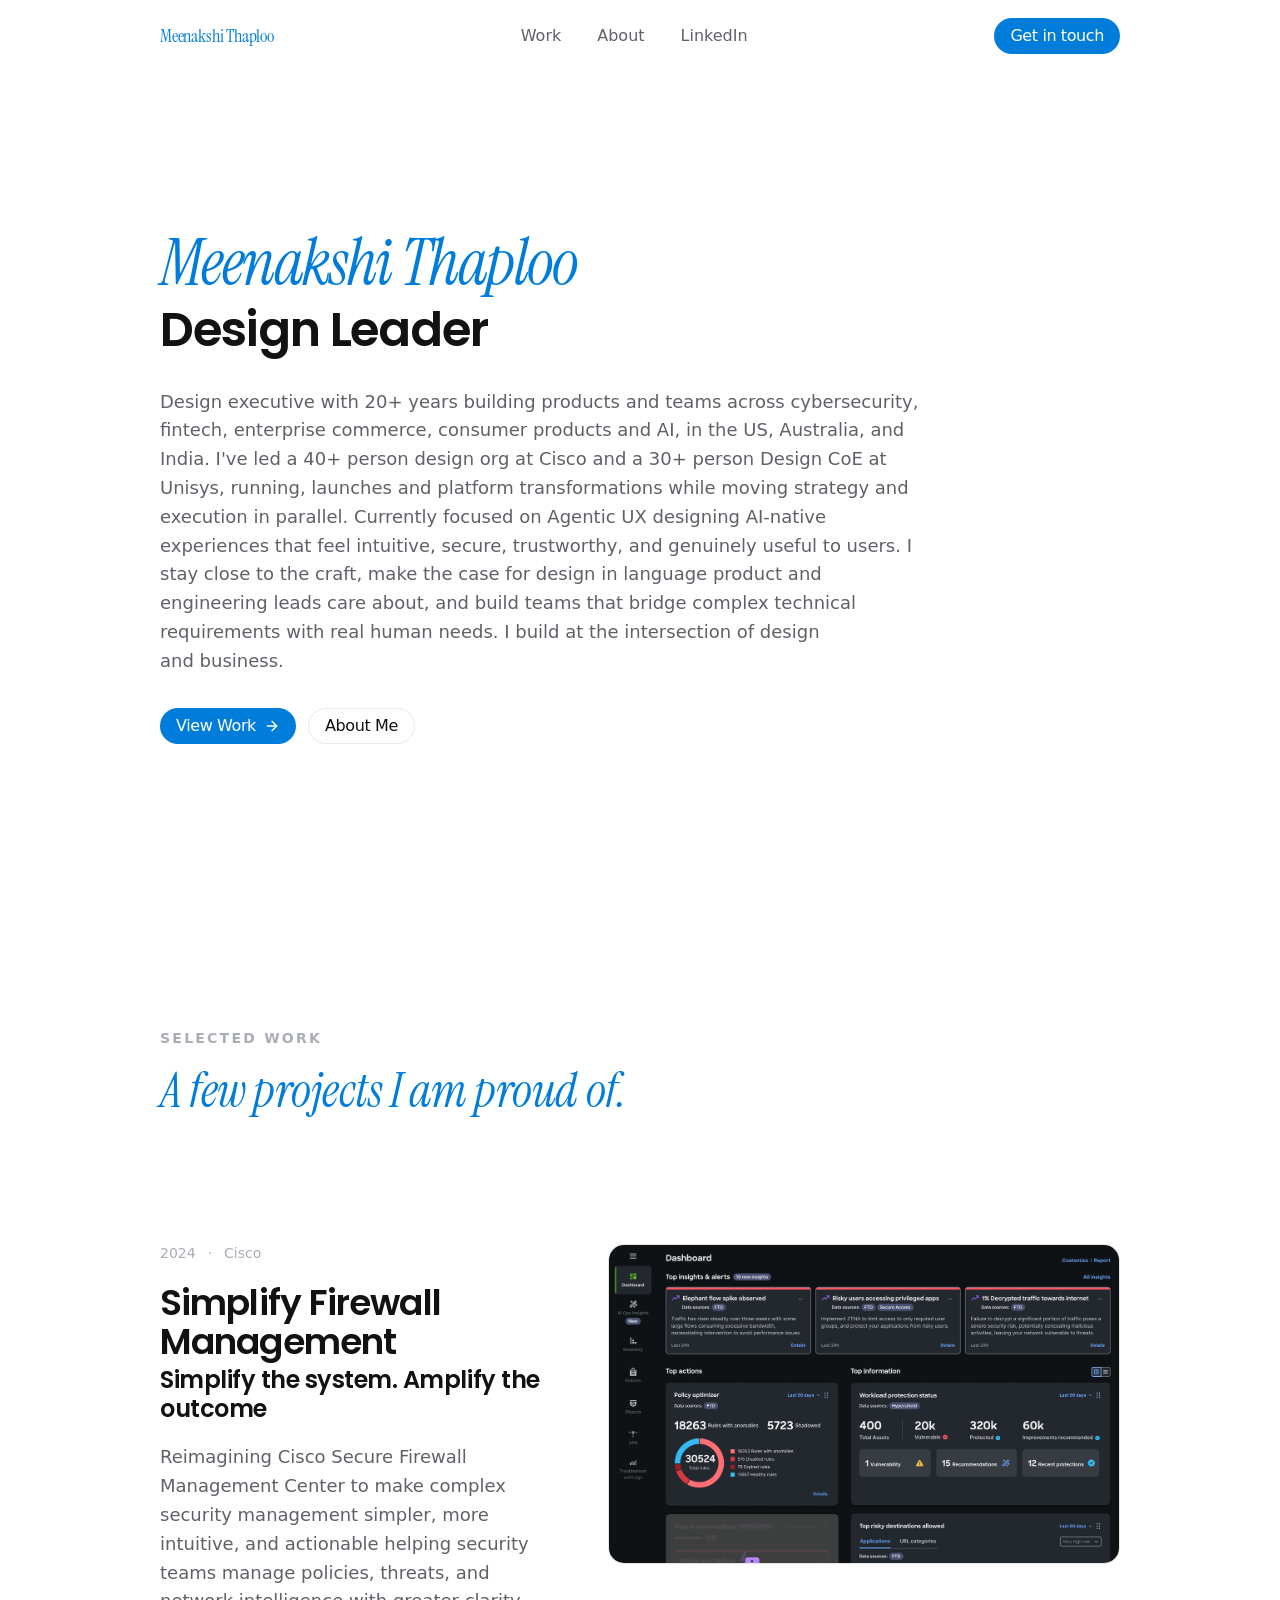
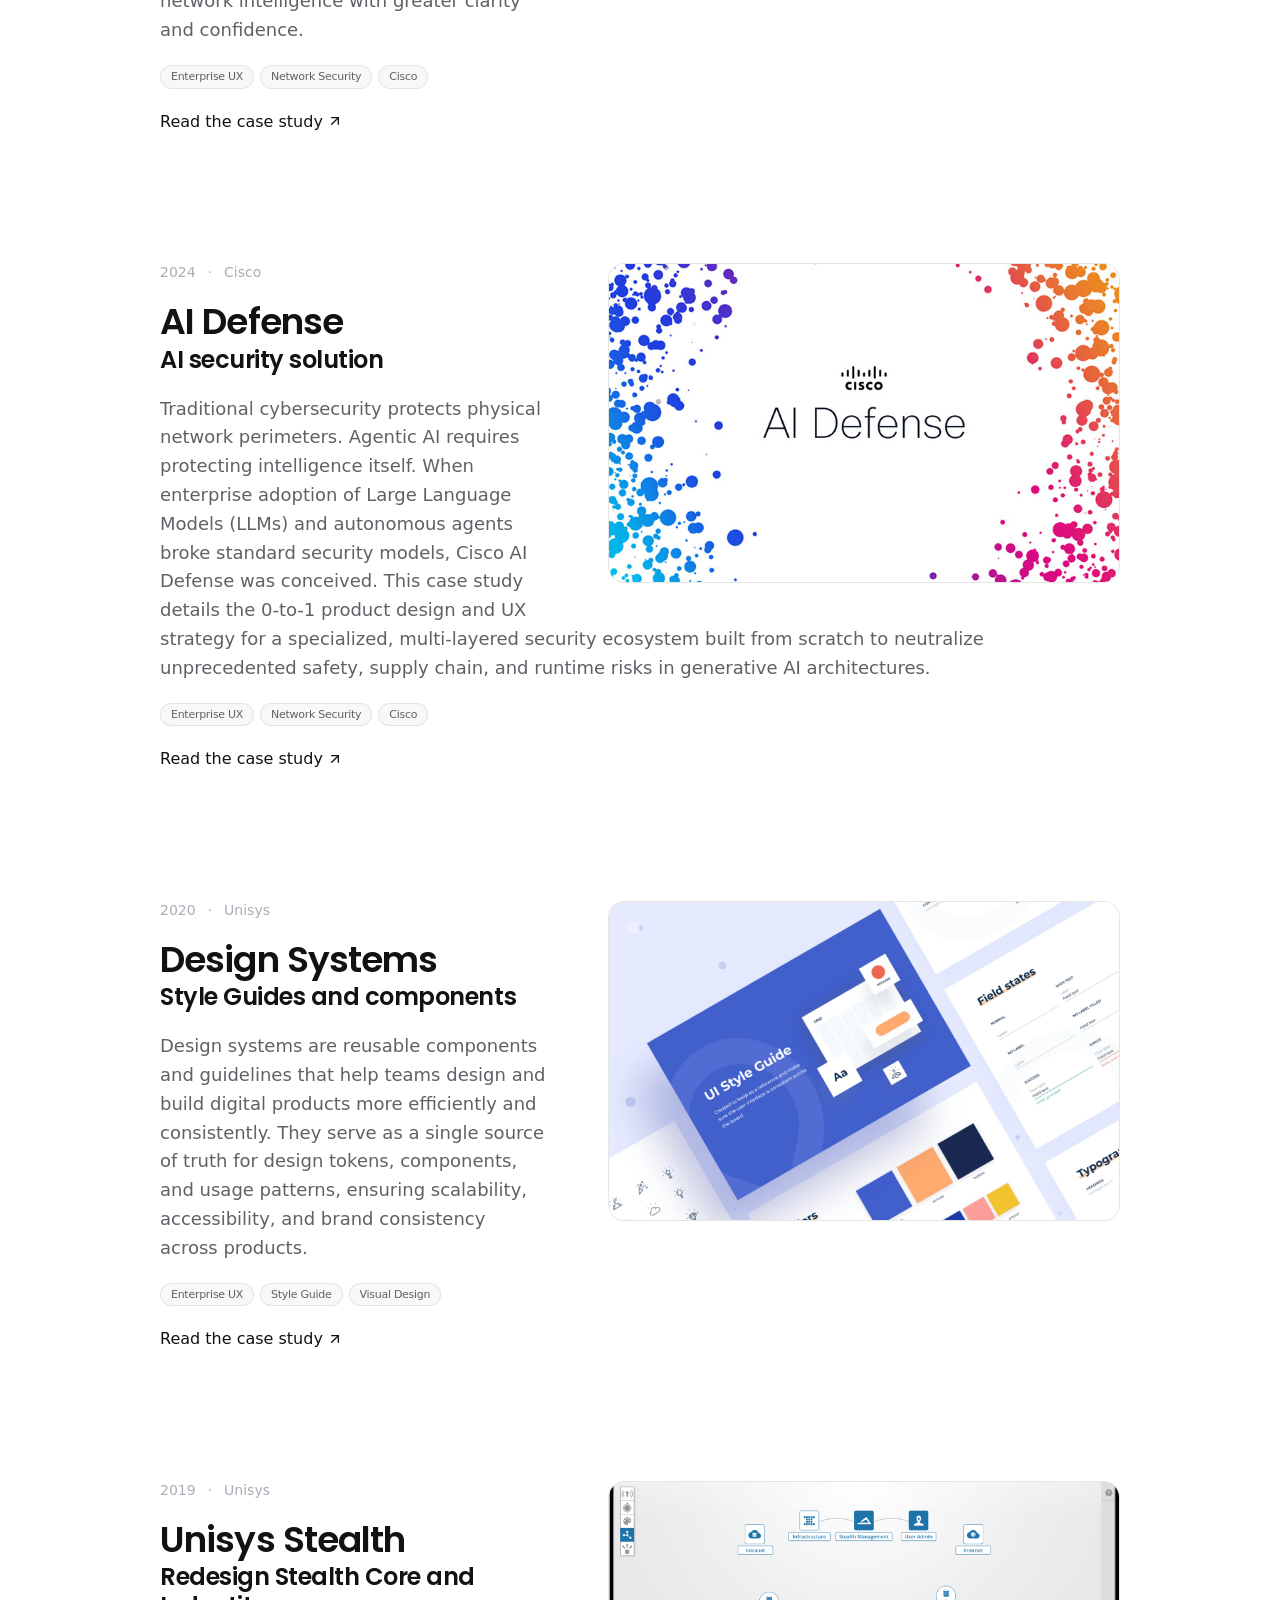
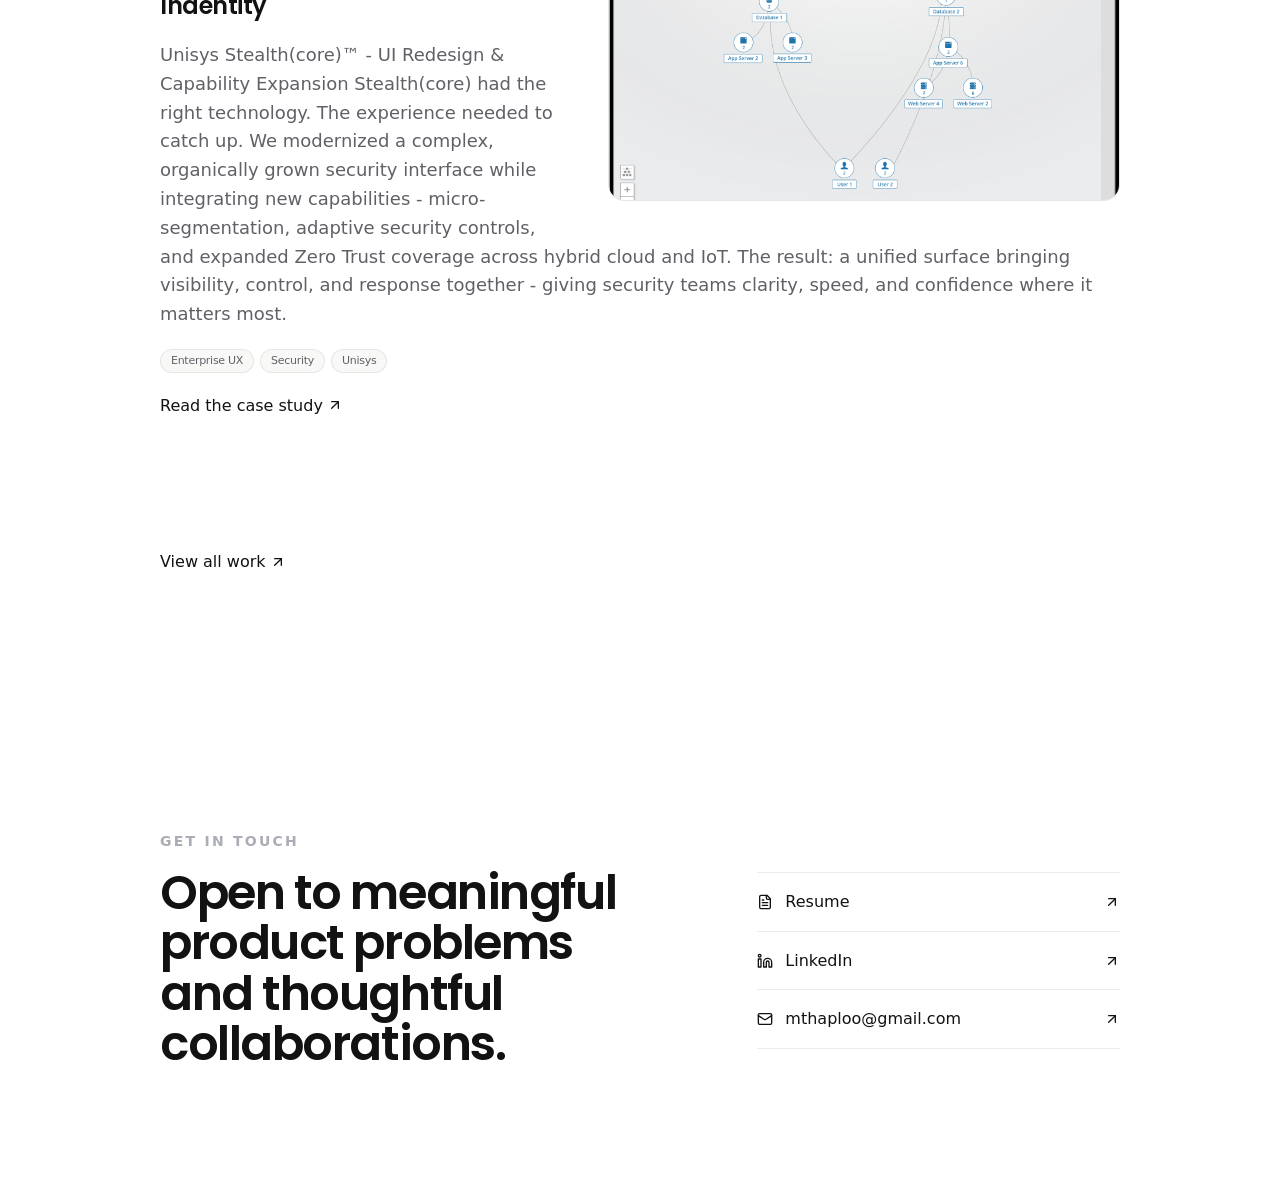
<file: index.html>
<!doctype html>
<html class="__variable_6bee3b __variable_1f5468" lang="en">
  <head>
    <meta charset="utf-8" />
    <meta content="width=device-width, initial-scale=1" name="viewport" />
    <link
      data-precedence="next"
      href="./media/css/style.css"
      rel="stylesheet"
    />
    <meta
      content="#FFFFFF"
      media="(prefers-color-scheme: light)"
      name="theme-color"
    />
    <meta
      content="#FFFFFF"
      media="(prefers-color-scheme: dark)"
      name="theme-color"
    />
    <title>Meenakshi - UX Designer</title>
    <meta
      content="Portfolio of a UX designer crafting thoughtful, editorial product experiences."
      name="description"
    />
    <meta content="Meenakshi" name="author" />
    <meta
      content="UX Designer,Product Designer,Portfolio,Case Studies"
      name="keywords"
    />
    <meta content="Meenakshi" name="creator" />
    <meta content="index, follow" name="robots" />
    <meta content="index, follow, max-image-preview:large" name="googlebot" />
    <meta content="Meenakshi - UX Designer" property="og:title" />
    <meta
      content="Portfolio of a UX designer crafting thoughtful, editorial product experiences."
      property="og:description"
    />
    <meta content="https://example.com" property="og:url" />
    <meta content="en_US" property="og:locale" />
    <meta content="https://example.com/og.png" property="og:image" />
    <meta content="1200" property="og:image:width" />
    <meta content="630" property="og:image:height" />
    <meta content="website" property="og:type" />
    <meta content="summary_large_image" name="twitter:card" />
    <meta content="Meenakshi - UX Designer" name="twitter:title" />
    <meta
      content="Portfolio of a UX designer crafting thoughtful, editorial product experiences."
      name="twitter:description"
    />
    <meta content="https://example.com/og.png" name="twitter:image" />
  
<style id="custom-work-layout">
/* Custom float layout for work projects */
.work-project-article {
    display: flex;
    flex-direction: column;
}
.work-project-image-wrapper {
    order: 2;
    margin-top: 2rem;
}
.work-project-text-wrapper {
    order: 1;
}
.work-project-text-wrapper > *:not(:first-child) {
    margin-top: 1.25rem;
}

@media (min-width: 768px) {
    .work-project-article {
        display: block;
    }
    .work-project-image-wrapper {
        float: right;
        width: 58.333333%;
        padding-left: 2.5rem;
        margin-top: 0;
        margin-bottom: 1.5rem;
        order: unset;
    }
    .work-project-text-wrapper {
        order: unset;
    }
}
@media (min-width: 1024px) {
    .work-project-image-wrapper {
        padding-left: 3rem;
    }
}
</style>
</head>
  <body class="min-h-screen bg-background text-foreground">
    <a
      class="sr-only focus:not-sr-only focus:fixed focus:left-4 focus:top-4 focus:z-50 focus:rounded-md focus:bg-foreground focus:px-3 focus:py-2 focus:text-body-sm focus:text-white"
      href="./index.html#main"
    >
      Skip to content
    </a>
    <header
      class="sticky top-0 z-40 w-full transition-all duration-300 border-b border-transparent bg-background"
    >
      <div
        class="mx-auto w-full px-8 sm:px-12 lg:px-16 xl:px-20 max-w-container flex h-16 items-center justify-between md:h-[72px]"
      >
        <div class="relative">
          <a
            aria-describedby="logo-tooltip"
            aria-label="Meenakshi - home"
            class="group flex items-center"
            href="./index.html"
          >
            <span
              class="select-none transition-transform duration-500 group-hover:scale-[1.03]"
              style="display: inline-block; font-family: var(--font-serif), Georgia, serif; font-style: normal; font-weight: 500; font-size: clamp(1rem, 1.6vw, 1.125rem); line-height: 1; letter-spacing: -0.01em; color: hsl(var(--accent));"
            >Meenakshi Thaploo</span>
          </a>
        </div>
        <nav aria-label="Primary" class="hidden items-center gap-1 md:flex">
          <a
            class="relative rounded-full px-4 py-2 type-ui transition-colors hover:text-accent text-muted-foreground"
            href="./work.html"
          >
            Work
          </a>
          <a
            class="relative rounded-full px-4 py-2 type-ui transition-colors hover:text-accent text-muted-foreground"
            href="./about.html"
          >
            About
          </a>
          <a
            aria-label="LinkedIn - opens in a new tab"
            class="relative rounded-full px-4 py-2 type-ui text-muted-foreground transition-colors hover:text-accent"
            href="https://www.linkedin.com/in/meenakshi-thaploo-69605a5/"
            rel="noopener noreferrer"
            target="_blank"
          >
            LinkedIn
          </a>
        </nav>
        <div class="flex items-center gap-2">
          <a
            class="items-center justify-center gap-2 whitespace-nowrap font-medium tracking-tight ring-offset-background transition-all focus-visible:outline-none focus-visible:ring-2 focus-visible:ring-ring/40 focus-visible:ring-offset-2 disabled:pointer-events-none disabled:opacity-50 [&amp;_svg]:size-4 [&amp;_svg]:shrink-0 bg-accent text-white hover:bg-accent/90 hover:text-white active:bg-accent/85 h-9 rounded-full px-4 text-base !text-white hidden md:inline-flex"
            href="./index.html#get-in-touch"
          >
            Get in touch
          </a>
          <button
            aria-controls="mobile-nav"
            aria-expanded="false"
            aria-label="Open menu"
            class="inline-flex size-10 items-center justify-center rounded-full text-foreground hover:bg-surface md:hidden"
            type="button"
          >
            <svg
              class="lucide lucide-menu size-5"
              fill="none"
              height="24"
              stroke="currentColor"
              stroke-linecap="round"
              stroke-linejoin="round"
              stroke-width="2"
              viewbox="0 0 24 24"
              width="24"
              xmlns="http://www.w3.org/2000/svg"
            >
              <line x1="4" x2="20" y1="12" y2="12"></line>
              <line x1="4" x2="20" y1="6" y2="6"></line>
              <line x1="4" x2="20" y1="18" y2="18"></line>
            </svg>
          </button>
        </div>
      </div>
      <div id="mobile-nav" class="hidden absolute top-full left-0 w-full bg-background border-b border-border flex-col py-4 px-8 shadow-lg z-50 md:hidden">
        <a class="py-3 text-base font-medium text-foreground hover:text-accent transition-colors" href="./work.html">Work</a>
        <a class="py-3 text-base font-medium text-foreground hover:text-accent transition-colors" href="./about.html">About</a>
        <a class="py-3 text-base font-medium text-foreground hover:text-accent transition-colors" href="https://www.linkedin.com/in/meenakshi-thaploo-69605a5/" rel="noopener noreferrer" target="_blank">LinkedIn</a>
        <a class="py-3 text-base font-medium text-foreground hover:text-accent transition-colors" href="./index.html#get-in-touch">Get in touch</a>
      </div>
    </header>
    <main class="relative" id="main">

      <!-- Hero -->
      <section
        class="relative flex min-h-[calc(100dvh-4rem)] flex-col overflow-hidden md:min-h-[calc(100dvh-72px)]"
      >
        <div class="flex flex-1 flex-col justify-center py-8 sm:py-10 lg:py-12">
          <div class="mx-auto w-full px-8 sm:px-12 lg:px-16 xl:px-20 max-w-container relative">
            <h1 class="font-serif text-hero-name font-normal italic tracking-tight text-balance text-accent">
              Meenakshi Thaploo
            </h1>
            <p
              aria-label="Design Leader."
              class="mt-2 max-w-3xl text-balance font-display text-editorial-heading font-semibold tracking-tight text-foreground"
            >
              Design Leader
            </p>
            <p class="type-body mt-8 max-w-3xl text-pretty">
              Design executive with 20+ years building products and teams across
              cybersecurity, fintech, enterprise commerce, consumer products and
              AI, in the US, Australia, and India. I've led a 40+ person design
              org at Cisco and a 30+ person Design CoE at Unisys, running, launches
              and platform transformations while moving strategy and execution in 
              parallel. Currently focused on Agentic UX designing AI-native 
              experiences that feel intuitive, secure, trustworthy, and genuinely
              useful to users. I stay close to the craft, make the case for design
              in language product and engineering leads care about, and build teams
              that bridge complex technical requirements with real human needs.
              I build at the intersection of design and business.
            </p>
            <div class="mt-8 flex flex-wrap items-center gap-3">
              <a
                class="inline-flex items-center justify-center gap-2 whitespace-nowrap font-medium tracking-tight ring-offset-background transition-all focus-visible:outline-none focus-visible:ring-2 focus-visible:ring-ring/40 focus-visible:ring-offset-2 disabled:pointer-events-none disabled:opacity-50 [&amp;_svg]:size-4 [&amp;_svg]:shrink-0 bg-accent text-white hover:bg-accent/90 hover:text-white active:bg-accent/85 h-9 rounded-full px-4 text-base !text-white"
                href="./work.html"
              >
                View Work
                <svg
                  aria-hidden="true"
                  class="lucide lucide-arrow-right size-4"
                  fill="none"
                  height="24"
                  stroke="currentColor"
                  stroke-linecap="round"
                  stroke-linejoin="round"
                  stroke-width="2"
                  viewbox="0 0 24 24"
                  width="24"
                  xmlns="http://www.w3.org/2000/svg"
                >
                  <path d="M5 12h14"></path>
                  <path d="m12 5 7 7-7 7"></path>
                </svg>
              </a>
              <a
                class="inline-flex items-center justify-center gap-2 whitespace-nowrap font-medium tracking-tight ring-offset-background transition-all focus-visible:outline-none focus-visible:ring-2 focus-visible:ring-ring/40 focus-visible:ring-offset-2 disabled:pointer-events-none disabled:opacity-50 [&amp;_svg]:size-4 [&amp;_svg]:shrink-0 bg-background text-foreground border border-border hover:bg-surface h-9 rounded-full px-4 text-base"
                href="./about.html"
              >
                About Me
              </a>
            </div>
          </div>
        </div>
      </section>

      <!-- Selected Work -->
      <section
        class="section scroll-mt-16 md:scroll-mt-[72px]"
        id="selected-work"
      >
        <div
          class="mx-auto w-full px-8 sm:px-12 lg:px-16 xl:px-20 max-w-container flex flex-col gap-24 sm:gap-28 md:gap-32"
        >
          <div class="">
            <p class="eyebrow">Selected Work</p>
            <h2 class="type-editorial-heading mt-4 max-w-4xl text-balance">
              A few projects I am proud of.
            </h2>
          </div>

          <!-- Work 1 -->
          <div class="">
            <a
              aria-label="Simplify Firewall Management · Simplify the system. Amplify the outcome - case study"
              class="group block cursor-pointer transition-transform duration-500 ease-out hover:-translate-y-0.5 focus-visible:outline-none focus-visible:rounded-2xl focus-visible:ring-2 focus-visible:ring-ring/40 focus-visible:ring-offset-4 focus-visible:ring-offset-background"
              href="work-01-01.html"
            >
              <article class="work-project-article group">
                <div class="work-project-image-wrapper min-w-0">
                  <div class="relative isolate overflow-hidden rounded-2xl">
                    <div
                      class="overflow-hidden transition-transform duration-700 ease-out group-hover:scale-[1.015]"
                    >
                      <div
                        class="relative w-full overflow-hidden rounded-2xl border border-border bg-surface aspect-[16/10] transition-colors duration-300 group-hover:border-foreground/15"
                      >
                        <img
                          alt="Mesh Policy 2.0 · Cisco network policy management"
                          class="object-cover"
                          data-nimg="fill"
                          decoding="async"
                          loading="lazy"
                          sizes="(min-width: 1024px) 50vw, (min-width: 768px) 50vw, 100vw"
                          src="./media/images/work-01-01.png"
                          srcset="
                            ./media/images/work-01-01.png  384w,
                            ./media/images/work-01-01.png  640w,
                            ./media/images/work-01-01.png  750w,
                            ./media/images/work-01-01.png  828w,
                            ./media/images/work-01-01.png 1080w,
                            ./media/images/work-01-01.png 1200w,
                            ./media/images/work-01-01.png 1920w,
                            ./media/images/work-01-01.png 2048w,
                            ./media/images/work-01-01.png 3840w
                          "
                          style="
                            position: absolute;
                            height: 100%;
                            width: 100%;
                            left: 0;
                            top: 0;
                            right: 0;
                            bottom: 0;
                            color: transparent;
                          "
                        />
                      </div>
                    </div>
                  </div>
                </div>
              <div class="work-project-text-wrapper">
                  <div class="flex items-center gap-3 type-metadata">
                    <span>2024</span>
                    <span aria-hidden="true" class="text-foreground/30">·</span>
                    <span>Cisco</span>
                  </div>
                  <h3 class="min-w-0 max-w-full tracking-tight">
                    <span class="type-project-title block">
                      Simplify Firewall Management
                    </span>
                    <span
                      class="mt-1 block font-display text-base font-semibold tracking-tight text-foreground sm:text-section-heading"
                    >
                      Simplify the system. Amplify the outcome
                    </span>
                  </h3>
                  <p class="max-w-full type-body text-pretty">
                    Reimagining Cisco Secure Firewall Management Center to make
                    complex security management simpler, more intuitive, and
                    actionable helping security teams manage policies, threats,
                    and network intelligence with greater clarity and
                    confidence.
                  </p>
                  <ul
                    aria-label="Project tags"
                    class="mt-1 flex flex-wrap gap-1.5"
                  >
                    <li
                      class="rounded-full border border-border bg-surface px-2.5 py-0.5 text-[11px] tracking-tight text-muted-foreground"
                    >
                      Enterprise UX
                    </li>
                    <li
                      class="rounded-full border border-border bg-surface px-2.5 py-0.5 text-[11px] tracking-tight text-muted-foreground"
                    >
                      Network Security
                    </li>
                    <li
                      class="rounded-full border border-border bg-surface px-2.5 py-0.5 text-[11px] tracking-tight text-muted-foreground"
                    >
                      Cisco
                    </li>
                  </ul>
                  <span class="mt-3 inline-flex items-center gap-1 type-ui">
                    <span class="link-underline">Read the case study</span>
                    <svg
                      aria-hidden="true"
                      class="lucide lucide-arrow-up-right size-4 transition-transform duration-300 group-hover:translate-x-0.5 group-hover:-translate-y-0.5"
                      fill="none"
                      height="24"
                      stroke="currentColor"
                      stroke-linecap="round"
                      stroke-linejoin="round"
                      stroke-width="2"
                      viewbox="0 0 24 24"
                      width="24"
                      xmlns="http://www.w3.org/2000/svg"
                    >
                      <path d="M7 7h10v10"></path>
                      <path d="M7 17 17 7"></path>
                    </svg>
                  </span>
                </div>
                
                <div style="clear: both;"></div>
              </article>
            </a>
          </div>

          <!-- Work 2 -->
          <div class="">
            <a
              aria-label="AI Defense · AI security solution - case study"
              class="group block cursor-pointer transition-transform duration-500 ease-out hover:-translate-y-0.5 focus-visible:outline-none focus-visible:rounded-2xl focus-visible:ring-2 focus-visible:ring-ring/40 focus-visible:ring-offset-4 focus-visible:ring-offset-background"
              href="work-01-02.html"
            >
              <article class="work-project-article group">
                <div class="work-project-image-wrapper min-w-0">
                  <div class="relative isolate overflow-hidden rounded-2xl">
                    <div
                      class="overflow-hidden transition-transform duration-700 ease-out group-hover:scale-[1.015]"
                    >
                      <div
                        class="relative w-full overflow-hidden rounded-2xl border border-border bg-surface aspect-[16/10] transition-colors duration-300 group-hover:border-foreground/15"
                      >
                        <img
                          alt="AI Defense · AI security solution"
                          class="object-cover"
                          data-nimg="fill"
                          decoding="async"
                          loading="lazy"
                          sizes="(min-width: 1024px) 50vw, (min-width: 768px) 50vw, 100vw"
                          src="./media/images/work-01-02.jpg"
                          srcset="
                            ./media/images/work-01-02.jpg  384w,
                            ./media/images/work-01-02.jpg  640w,
                            ./media/images/work-01-02.jpg  750w,
                            ./media/images/work-01-02.jpg  828w,
                            ./media/images/work-01-02.jpg 1080w,
                            ./media/images/work-01-02.jpg 1200w,
                            ./media/images/work-01-02.jpg 1920w,
                            ./media/images/work-01-02.jpg 2048w,
                            ./media/images/work-01-02.jpg 3840w
                          "
                          style="
                            position: absolute;
                            height: 100%;
                            width: 100%;
                            left: 0;
                            top: 0;
                            right: 0;
                            bottom: 0;
                            color: transparent;
                          "
                        />
                      </div>
                    </div>
                  </div>
                </div>
              <div class="work-project-text-wrapper">
                  <div class="flex items-center gap-3 type-metadata">
                    <span>2024</span>
                    <span aria-hidden="true" class="text-foreground/30">·</span>
                    <span>Cisco</span>
                  </div>
                  <h3 class="min-w-0 max-w-full tracking-tight">
                    <span class="type-project-title block">AI Defense</span>
                    <span
                      class="mt-1 block font-display text-base font-semibold tracking-tight text-foreground sm:text-section-heading"
                    >
                      AI security solution
                    </span>
                  </h3>
                  <p class="max-w-full type-body text-pretty">
                    Traditional cybersecurity protects physical network
                    perimeters. Agentic AI requires protecting intelligence
                    itself. When enterprise adoption of Large Language Models
                    (LLMs) and autonomous agents broke standard security models,
                    Cisco AI Defense was conceived. This case study details the
                    0-to-1 product design and UX strategy for a specialized,
                    multi-layered security ecosystem built from scratch to
                    neutralize unprecedented safety, supply chain, and runtime
                    risks in generative AI architectures.
                  </p>
                  <ul
                    aria-label="Project tags"
                    class="mt-1 flex flex-wrap gap-1.5"
                  >
                    <li
                      class="rounded-full border border-border bg-surface px-2.5 py-0.5 text-[11px] tracking-tight text-muted-foreground"
                    >
                      Enterprise UX
                    </li>
                    <li
                      class="rounded-full border border-border bg-surface px-2.5 py-0.5 text-[11px] tracking-tight text-muted-foreground"
                    >
                      Network Security
                    </li>
                    <li
                      class="rounded-full border border-border bg-surface px-2.5 py-0.5 text-[11px] tracking-tight text-muted-foreground"
                    >
                      Cisco
                    </li>
                  </ul>
                  <span class="mt-3 inline-flex items-center gap-1 type-ui">
                    <span class="link-underline">Read the case study</span>
                    <svg
                      aria-hidden="true"
                      class="lucide lucide-arrow-up-right size-4 transition-transform duration-300 group-hover:translate-x-0.5 group-hover:-translate-y-0.5"
                      fill="none"
                      height="24"
                      stroke="currentColor"
                      stroke-linecap="round"
                      stroke-linejoin="round"
                      stroke-width="2"
                      viewbox="0 0 24 24"
                      width="24"
                      xmlns="http://www.w3.org/2000/svg"
                    >
                      <path d="M7 7h10v10"></path>
                      <path d="M7 17 17 7"></path>
                    </svg>
                  </span>
                </div>
                
                <div style="clear: both;"></div>
              </article>
            </a>
          </div>

          <!-- Work 3 -->
          <div class="">
            <a
              aria-label="Design Systems · Case Study"
              class="group block cursor-pointer transition-transform duration-500 ease-out hover:-translate-y-0.5 focus-visible:outline-none focus-visible:rounded-2xl focus-visible:ring-2 focus-visible:ring-ring/40 focus-visible:ring-offset-4 focus-visible:ring-offset-background"
              href="work-02-01.html"
            >
              <article class="work-project-article group">
                <div class="work-project-image-wrapper min-w-0">
                  <div class="relative isolate overflow-hidden rounded-2xl">
                    <div
                      class="overflow-hidden transition-transform duration-700 ease-out group-hover:scale-[1.015]"
                    >
                      <div
                        class="relative w-full overflow-hidden rounded-2xl border border-border bg-surface aspect-[16/10] transition-colors duration-300 group-hover:border-foreground/15"
                      >
                        <img
                          alt="Design System"
                          class="object-cover"
                          data-nimg="fill"
                          decoding="async"
                          loading="lazy"
                          sizes="(min-width: 1024px) 50vw, (min-width: 768px) 50vw, 100vw"
                          src="./media/images/work-02-01.webp"
                          srcset="
                            ./media/images/work-02-01.webp  384w,
                            ./media/images/work-02-01.webp  640w,
                            ./media/images/work-02-01.webp  750w,
                            ./media/images/work-02-01.webp  828w,
                            ./media/images/work-02-01.webp 1080w,
                            ./media/images/work-02-01.webp 1200w,
                            ./media/images/work-02-01.webp 1920w,
                            ./media/images/work-02-01.webp 2048w,
                            ./media/images/work-02-01.webp 3840w
                          "
                          style="
                            position: absolute;
                            height: 100%;
                            width: 100%;
                            left: 0;
                            top: 0;
                            right: 0;
                            bottom: 0;
                            color: transparent;
                          "
                        />
                      </div>
                    </div>
                  </div>
                </div>
              <div class="work-project-text-wrapper">
                  <div class="flex items-center gap-3 type-metadata">
                    <span>2020</span>
                    <span aria-hidden="true" class="text-foreground/30">·</span>
                    <span>Unisys</span>
                  </div>
                  <h3 class="min-w-0 max-w-full tracking-tight">
                    <span class="type-project-title block">Design Systems</span>
                    <span
                      class="mt-1 block font-display text-base font-semibold tracking-tight text-foreground sm:text-section-heading"
                    >
                      Style Guides and components
                    </span>
                  </h3>
                  <p class="max-w-full type-body text-pretty">
                    Design systems are reusable components and guidelines that
                    help teams design and build digital products more
                    efficiently and consistently. They serve as a single source
                    of truth for design tokens, components, and usage patterns,
                    ensuring scalability, accessibility, and brand consistency
                    across products.
                  </p>
                  <ul
                    aria-label="Project tags"
                    class="mt-1 flex flex-wrap gap-1.5"
                  >
                    <li
                      class="rounded-full border border-border bg-surface px-2.5 py-0.5 text-[11px] tracking-tight text-muted-foreground"
                    >
                      Enterprise UX
                    </li>
                    <li
                      class="rounded-full border border-border bg-surface px-2.5 py-0.5 text-[11px] tracking-tight text-muted-foreground"
                    >
                      Style Guide
                    </li>
                    <li
                      class="rounded-full border border-border bg-surface px-2.5 py-0.5 text-[11px] tracking-tight text-muted-foreground"
                    >
                      Visual Design
                    </li>
                  </ul>
                  <span class="mt-3 inline-flex items-center gap-1 type-ui">
                    <span class="link-underline">Read the case study</span>
                    <svg
                      aria-hidden="true"
                      class="lucide lucide-arrow-up-right size-4 transition-transform duration-300 group-hover:translate-x-0.5 group-hover:-translate-y-0.5"
                      fill="none"
                      height="24"
                      stroke="currentColor"
                      stroke-linecap="round"
                      stroke-linejoin="round"
                      stroke-width="2"
                      viewbox="0 0 24 24"
                      width="24"
                      xmlns="http://www.w3.org/2000/svg"
                    >
                      <path d="M7 7h10v10"></path>
                      <path d="M7 17 17 7"></path>
                    </svg>
                  </span>
                </div>
                
                <div style="clear: both;"></div>
              </article>
            </a>
          </div>

          <!-- Work 4 -->
          <div class="">
            <a
              aria-label="Unisys Stealth · Instructional Design"
              class="group block cursor-pointer transition-transform duration-500 ease-out hover:-translate-y-0.5 focus-visible:outline-none focus-visible:rounded-2xl focus-visible:ring-2 focus-visible:ring-ring/40 focus-visible:ring-offset-4 focus-visible:ring-offset-background"
              href="work-01-04.html"
            >
              <article class="work-project-article group">
                <div class="work-project-image-wrapper min-w-0">
                  <div class="relative isolate overflow-hidden rounded-2xl">
                    <div
                      class="overflow-hidden transition-transform duration-700 ease-out group-hover:scale-[1.015]"
                    >
                      <div
                        class="relative w-full overflow-hidden rounded-2xl border border-border bg-surface aspect-[16/10] transition-colors duration-300 group-hover:border-foreground/15"
                      >
                        <img
                          alt="Financial Literacy Toolkit · workshop design"
                          class="object-cover"
                          data-nimg="fill"
                          decoding="async"
                          loading="lazy"
                          sizes="(min-width: 1024px) 50vw, (min-width: 768px) 50vw, 100vw"
                          src="./media/images/work-01-04.png"
                          srcset="
                            ./media/images/work-01-04.png  384w,
                            ./media/images/work-01-04.png  640w,
                            ./media/images/work-01-04.png  750w,
                            ./media/images/work-01-04.png  828w,
                            ./media/images/work-01-04.png 1080w,
                            ./media/images/work-01-04.png 1200w,
                            ./media/images/work-01-04.png 1920w,
                            ./media/images/work-01-04.png 2048w,
                            ./media/images/work-01-04.png 3840w
                          "
                          style="
                            position: absolute;
                            height: 100%;
                            width: 100%;
                            left: 0;
                            top: 0;
                            right: 0;
                            bottom: 0;
                            color: transparent;
                          "
                        />
                      </div>
                    </div>
                  </div>
                </div>
              <div class="work-project-text-wrapper">
                  <div class="flex items-center gap-3 type-metadata">
                    <span>2019</span>
                    <span aria-hidden="true" class="text-foreground/30">·</span>
                    <span>Unisys</span>
                  </div>
                  <h3 class="min-w-0 max-w-full tracking-tight">
                    <span class="type-project-title block">Unisys Stealth</span>
                    <span
                      class="mt-1 block font-display text-base font-semibold tracking-tight text-foreground sm:text-section-heading"
                    >
                      Redesign Stealth Core and Indentity
                    </span>
                  </h3>
                  <p class="max-w-full type-body text-pretty">
                    Unisys Stealth(core)&trade; - UI Redesign & Capability
                    Expansion Stealth(core) had the right technology. The
                    experience needed to catch up. We modernized a complex,
                    organically grown security interface while integrating new
                    capabilities - micro-segmentation, adaptive security
                    controls, and expanded Zero Trust coverage across hybrid
                    cloud and IoT. The result: a unified surface bringing
                    visibility, control, and response together - giving security
                    teams clarity, speed, and confidence where it matters most.
                  </p>
                  <ul
                    aria-label="Project tags"
                    class="mt-1 flex flex-wrap gap-1.5"
                  >
                    <li
                      class="rounded-full border border-border bg-surface px-2.5 py-0.5 text-[11px] tracking-tight text-muted-foreground"
                    >
                      Enterprise UX
                    </li>
                    <li
                      class="rounded-full border border-border bg-surface px-2.5 py-0.5 text-[11px] tracking-tight text-muted-foreground"
                    >
                      Security
                    </li>
                    <li
                      class="rounded-full border border-border bg-surface px-2.5 py-0.5 text-[11px] tracking-tight text-muted-foreground"
                    >
                      Unisys
                    </li>
                  </ul>
                  <span class="mt-3 inline-flex items-center gap-1 type-ui">
                    <span class="link-underline">Read the case study</span>
                    <svg
                      aria-hidden="true"
                      class="lucide lucide-arrow-up-right size-4 transition-transform duration-300 group-hover:translate-x-0.5 group-hover:-translate-y-0.5"
                      fill="none"
                      height="24"
                      stroke="currentColor"
                      stroke-linecap="round"
                      stroke-linejoin="round"
                      stroke-width="2"
                      viewbox="0 0 24 24"
                      width="24"
                      xmlns="http://www.w3.org/2000/svg"
                    >
                      <path d="M7 7h10v10"></path>
                      <path d="M7 17 17 7"></path>
                    </svg>
                  </span>
                </div>
                
                <div style="clear: both;"></div>
              </article>
            </a>
          </div>

          <!-- Link to all work -->
          <div class="">
            <a
              class="group inline-flex items-center gap-1 type-ui"
              href="./work.html"
            >
              <span class="link-underline">View all work</span>
              <svg
                aria-hidden="true"
                class="lucide lucide-arrow-up-right size-4 transition-transform duration-300 group-hover:translate-x-0.5 group-hover:-translate-y-0.5"
                fill="none"
                height="24"
                stroke="currentColor"
                stroke-linecap="round"
                stroke-linejoin="round"
                stroke-width="2"
                viewbox="0 0 24 24"
                width="24"
                xmlns="http://www.w3.org/2000/svg"
              >
                <path d="M7 7h10v10"></path>
                <path d="M7 17 17 7"></path>
              </svg>
            </a>
          </div>
        </div>
      </section>

      <!-- Get in touch -->
      <section class="section scroll-mt-20 md:scroll-mt-24" id="get-in-touch">
        <div
          class="mx-auto w-full px-8 sm:px-12 lg:px-16 xl:px-20 max-w-container"
        >
          <div class="grid gap-12 md:grid-cols-12 md:gap-x-10 lg:gap-x-16">
            <div class="md:col-span-7">
              <p class="eyebrow">Get in touch</p>
              <h2
                class="type-page-title mt-4 max-w-2xl text-balance font-semibold"
              >
                Open to meaningful product problems and thoughtful
                collaborations.
              </h2>
            </div>
            <div class="md:col-span-5 md:pt-8 lg:pt-10">
              <ul class="divide-y divide-border border-y border-border">
                <li>
                  <a
                    class="group flex items-center justify-between gap-4 py-4 type-ui transition-colors hover:text-accent"
                    download="Meenakshi-Resume.pdf"
                    href="media/pdf/resume-meenakshi.pdf"
                  >
                    <span class="flex items-center gap-3">
                      <svg
                        aria-hidden="true"
                        class="lucide lucide-file-text size-4 shrink-0"
                        fill="none"
                        height="24"
                        stroke="currentColor"
                        stroke-linecap="round"
                        stroke-linejoin="round"
                        stroke-width="2"
                        viewbox="0 0 24 24"
                        width="24"
                        xmlns="http://www.w3.org/2000/svg"
                      >
                        <path
                          d="M15 2H6a2 2 0 0 0-2 2v16a2 2 0 0 0 2 2h12a2 2 0 0 0 2-2V7Z"
                        ></path>
                        <path d="M14 2v4a2 2 0 0 0 2 2h4"></path>
                        <path d="M10 9H8"></path>
                        <path d="M16 13H8"></path>
                        <path d="M16 17H8"></path>
                      </svg>
                      <span>Resume</span>
                    </span>
                    <svg
                      aria-hidden="true"
                      class="lucide lucide-arrow-up-right size-4 shrink-0 transition-transform duration-300 group-hover:translate-x-0.5 group-hover:-translate-y-0.5"
                      fill="none"
                      height="24"
                      stroke="currentColor"
                      stroke-linecap="round"
                      stroke-linejoin="round"
                      stroke-width="2"
                      viewbox="0 0 24 24"
                      width="24"
                      xmlns="http://www.w3.org/2000/svg"
                    >
                      <path d="M7 7h10v10"></path>
                      <path d="M7 17 17 7"></path>
                    </svg>
                  </a>
                </li>
                <li>
                  <a
                    aria-label="LinkedIn - opens in a new tab"
                    class="group flex items-center justify-between gap-4 py-4 type-ui transition-colors hover:text-accent"
                    href="https://www.linkedin.com/in/meenakshi-thaploo-69605a5/"
                    rel="noopener noreferrer"
                    target="_blank"
                  >
                    <span class="flex items-center gap-3">
                      <svg
                        aria-hidden="true"
                        class="lucide lucide-linkedin size-4 shrink-0"
                        fill="none"
                        height="24"
                        stroke="currentColor"
                        stroke-linecap="round"
                        stroke-linejoin="round"
                        stroke-width="2"
                        viewbox="0 0 24 24"
                        width="24"
                        xmlns="http://www.w3.org/2000/svg"
                      >
                        <path
                          d="M16 8a6 6 0 0 1 6 6v7h-4v-7a2 2 0 0 0-2-2 2 2 0 0 0-2 2v7h-4v-7a6 6 0 0 1 6-6z"
                        ></path>
                        <rect height="12" width="4" x="2" y="9"></rect>
                        <circle cx="4" cy="4" r="2"></circle>
                      </svg>
                      <span>LinkedIn</span>
                    </span>
                    <svg
                      aria-hidden="true"
                      class="lucide lucide-arrow-up-right size-4 shrink-0 transition-transform duration-300 group-hover:translate-x-0.5 group-hover:-translate-y-0.5"
                      fill="none"
                      height="24"
                      stroke="currentColor"
                      stroke-linecap="round"
                      stroke-linejoin="round"
                      stroke-width="2"
                      viewbox="0 0 24 24"
                      width="24"
                      xmlns="http://www.w3.org/2000/svg"
                    >
                      <path d="M7 7h10v10"></path>
                      <path d="M7 17 17 7"></path>
                    </svg>
                  </a>
                </li>
                <li>
                  <a
                    aria-label="LinkedIn - opens in a new tab"
                    class="group flex items-center justify-between gap-4 py-4 type-ui transition-colors hover:text-accent"
                    href="mailto:mthaploo@gmail.com"
                    rel="noopener noreferrer"
                    target="_blank"
                  >
                    <span class="flex items-center gap-3">
                      <svg
                        aria-hidden="true"
                        class="lucide lucide-mail size-4 shrink-0"
                        fill="none"
                        height="24"
                        stroke="currentColor"
                        stroke-linecap="round"
                        stroke-linejoin="round"
                        stroke-width="2"
                        viewbox="0 0 24 24"
                        width="24"
                        xmlns="http://www.w3.org/2000/svg"
                      >
                        <rect height="16" rx="2" width="20" x="2" y="4"></rect>
                        <path d="m22 7-8.97 5.7a1.94 1.94 0 0 1-2.06 0L2 7"></path>
                      </svg>
                      <span class="link-underline">mthaploo@gmail.com</span>
                    </span>
                    <svg
                      aria-hidden="true"
                      class="lucide lucide-arrow-up-right size-4 shrink-0 transition-transform duration-300 group-hover:translate-x-0.5 group-hover:-translate-y-0.5"
                      fill="none"
                      height="24"
                      stroke="currentColor"
                      stroke-linecap="round"
                      stroke-linejoin="round"
                      stroke-width="2"
                      viewbox="0 0 24 24"
                      width="24"
                      xmlns="http://www.w3.org/2000/svg"
                    >
                      <path d="M7 7h10v10"></path>
                      <path d="M7 17 17 7"></path>
                    </svg>
                  </a>
                </li>
              </ul>
            </div>
          </div>
        </div>
      </section>
    </main>
    <script src="./media/js/menu.js"></script>
  </body>
</html>
</file>
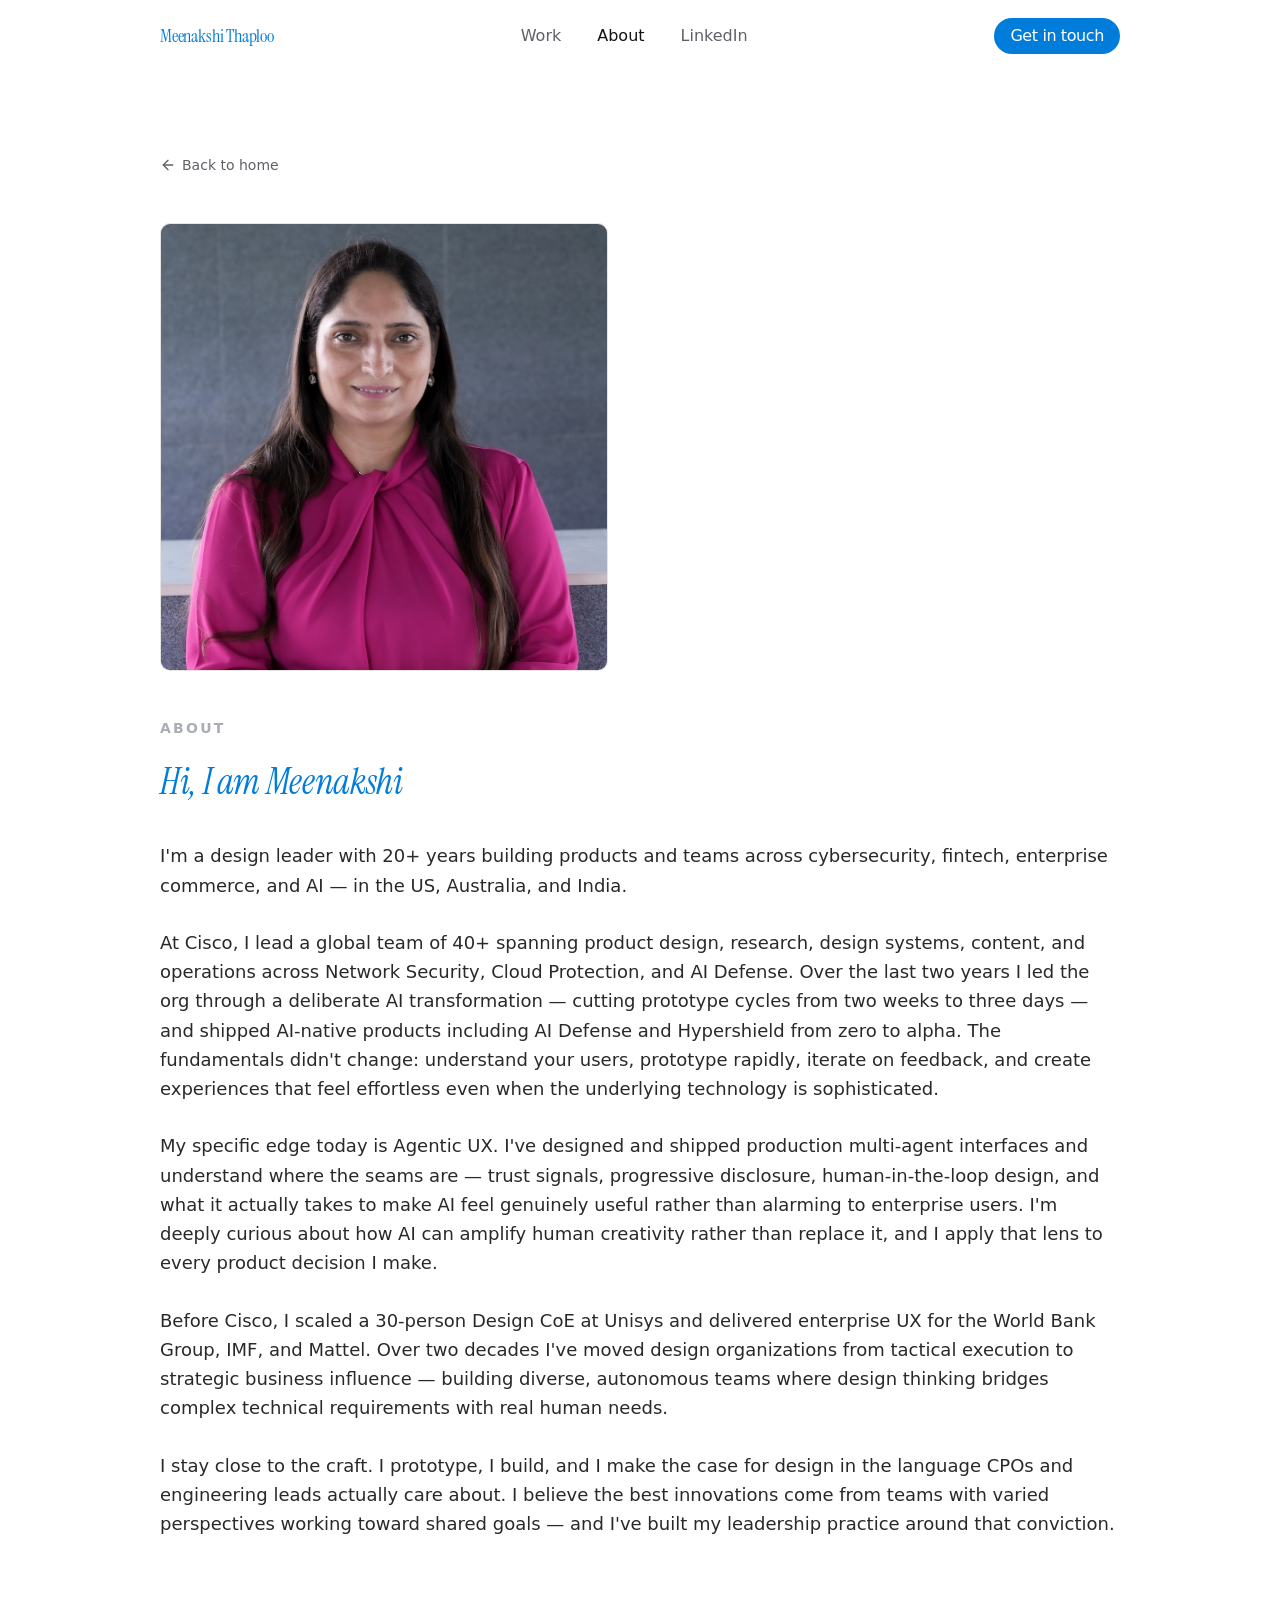
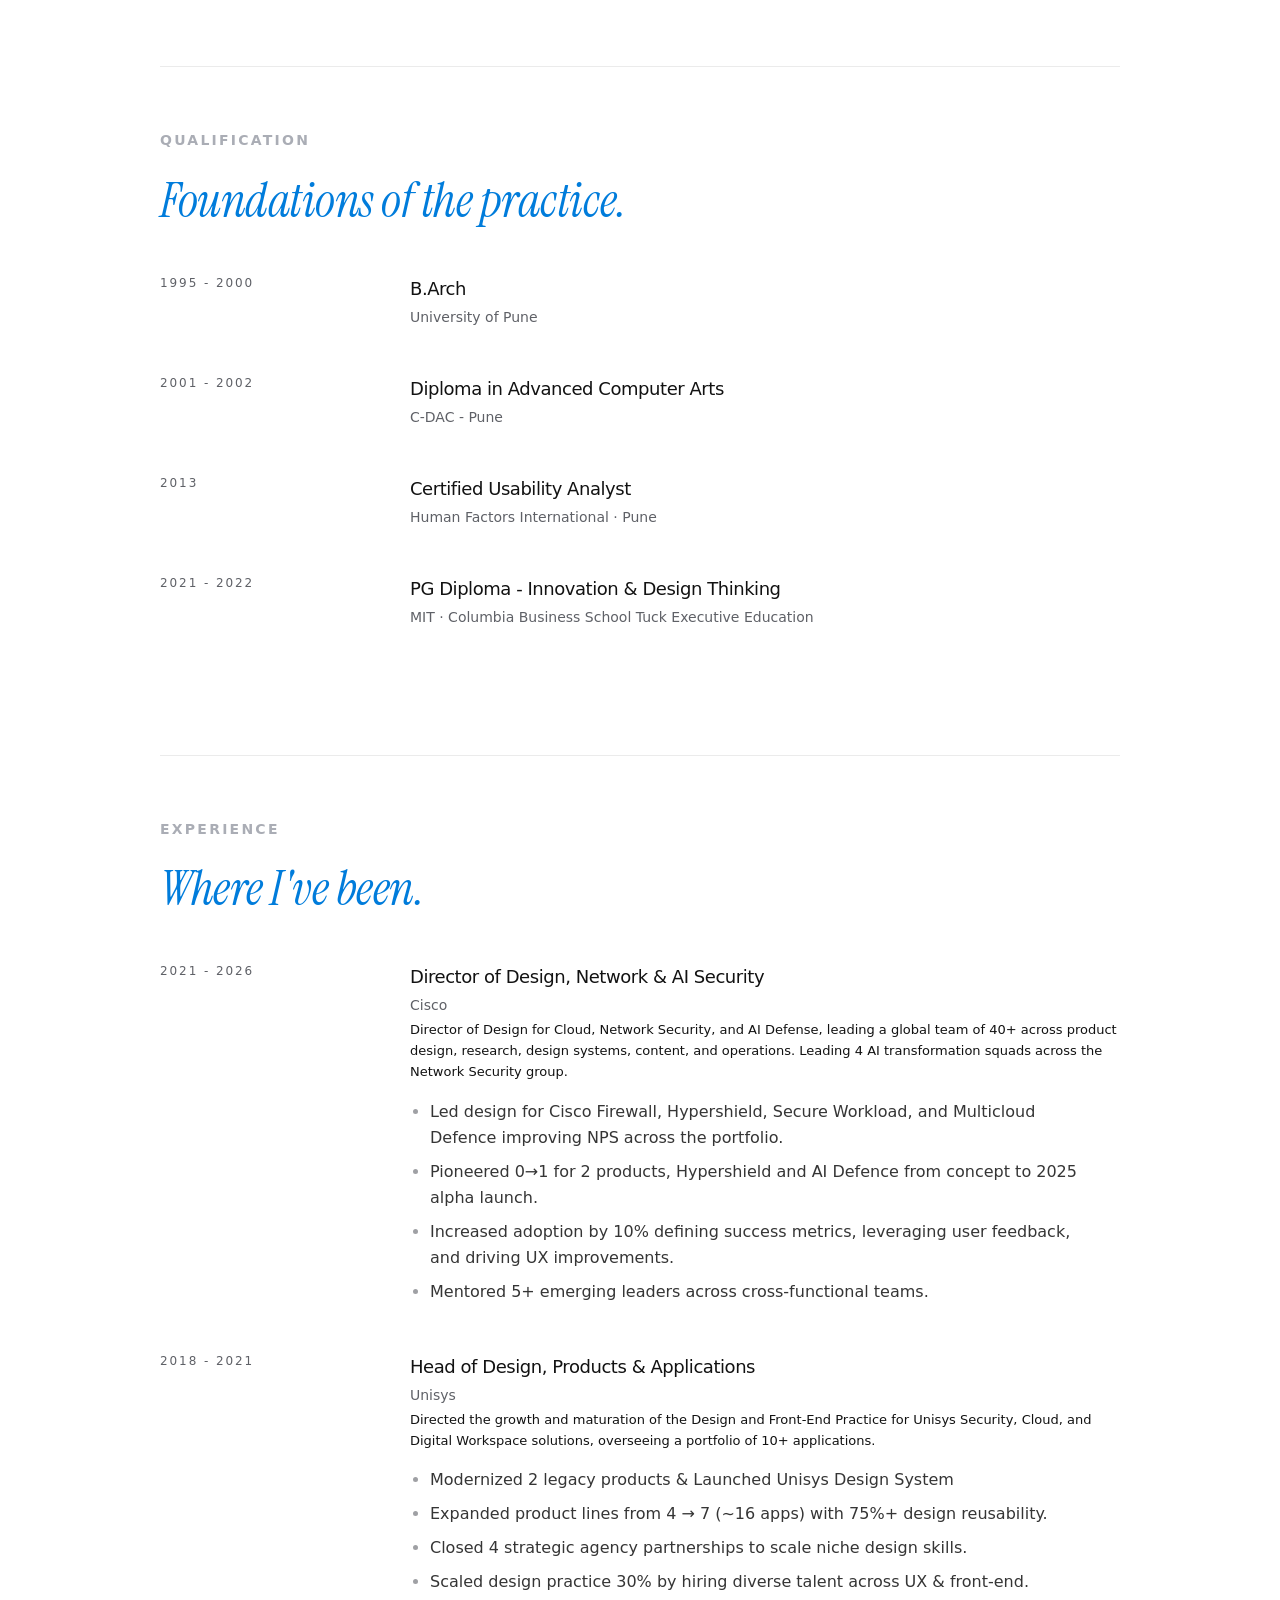
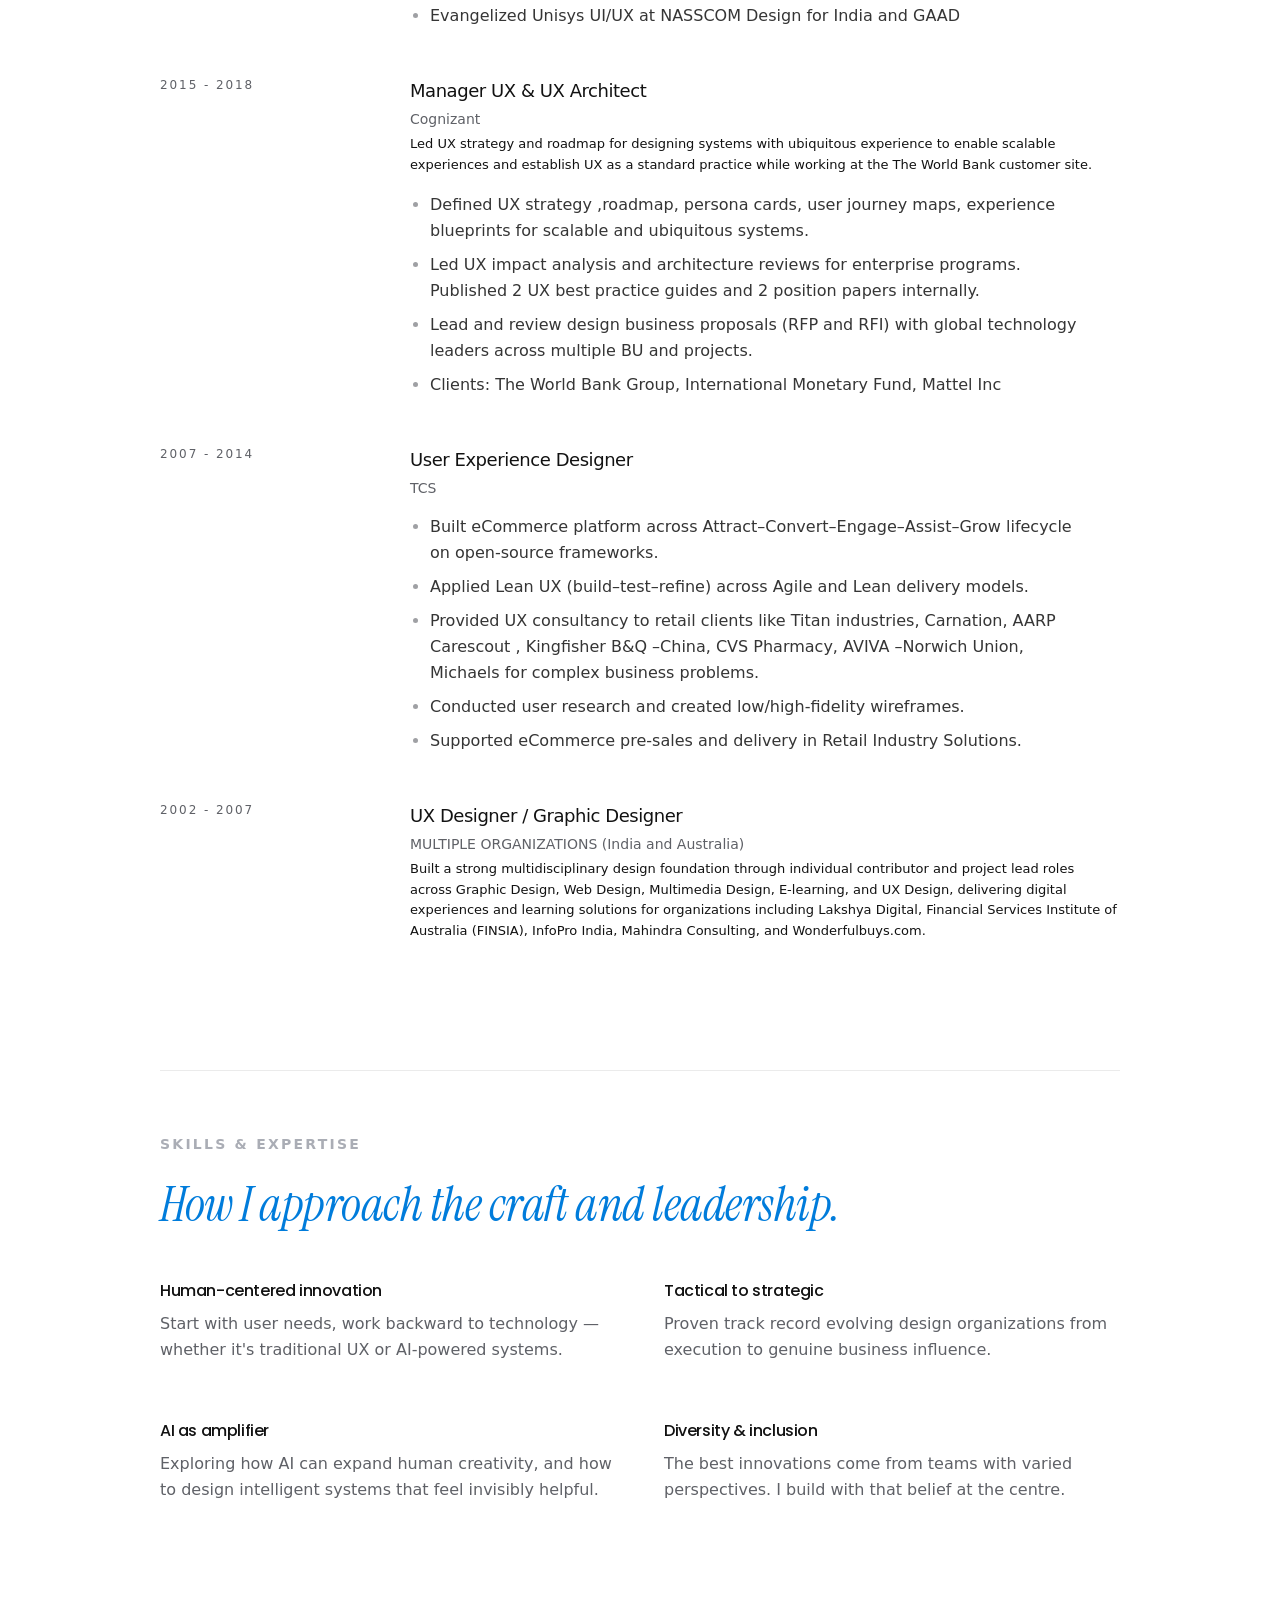
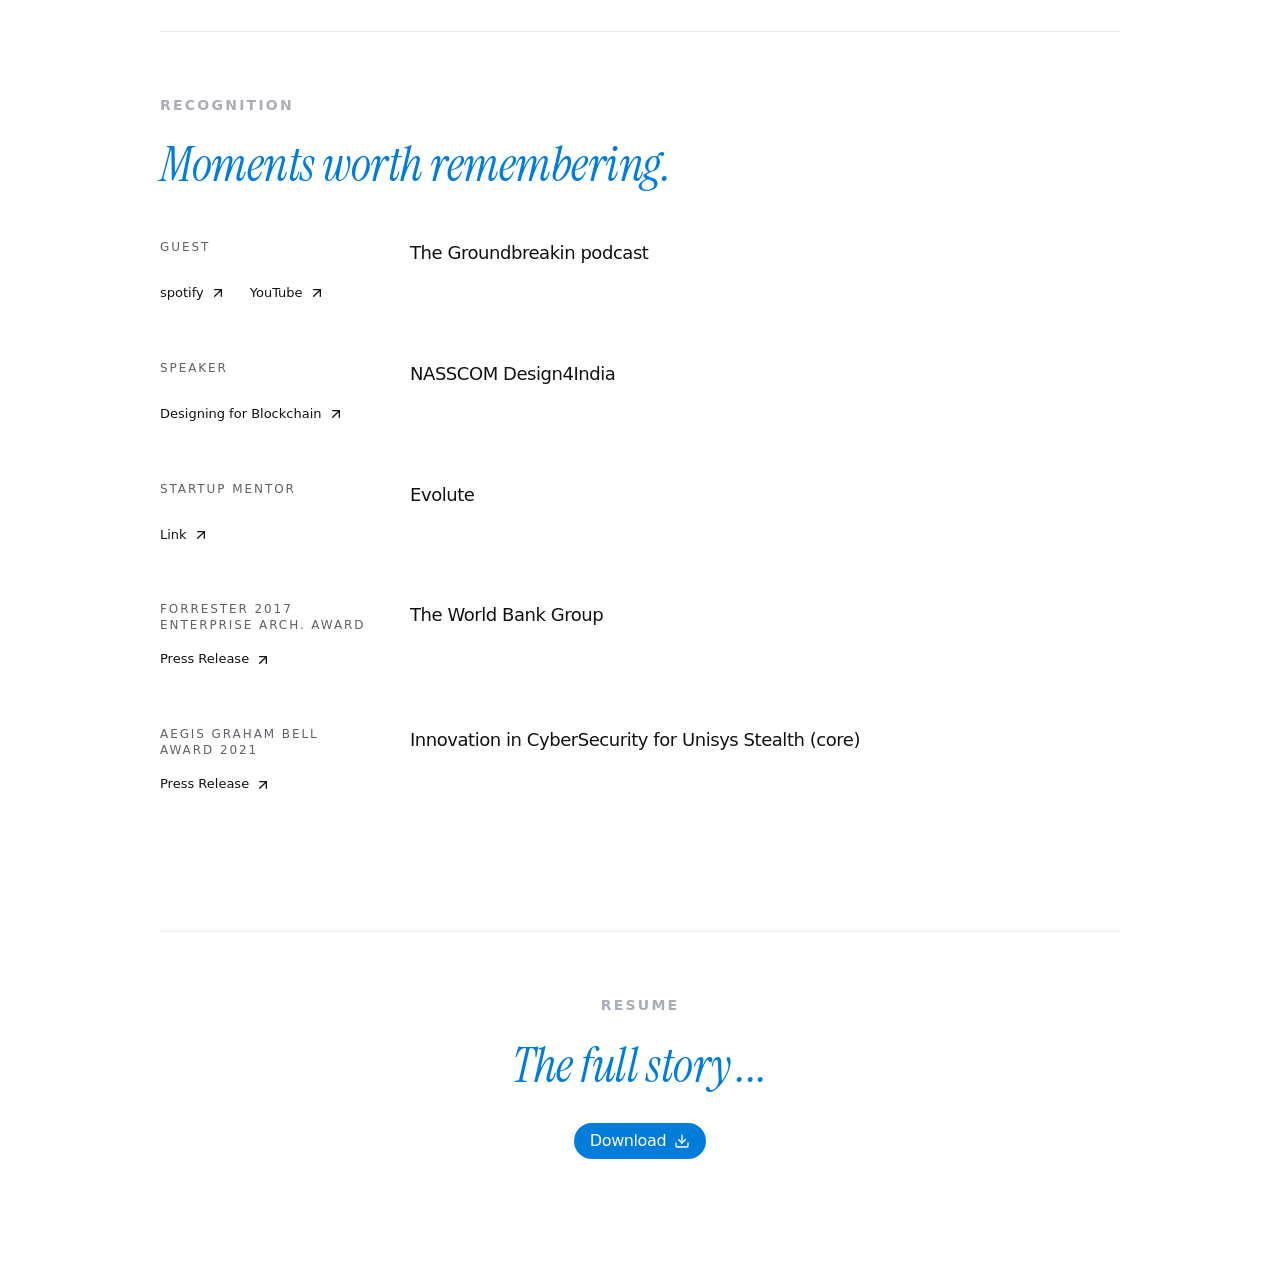
<file: about.html>
<!doctype html>
<html class="__variable_6bee3b __variable_1f5468" lang="en">
  <head>
    <meta charset="utf-8" />
    <meta content="width=device-width, initial-scale=1" name="viewport" />
    <link
      data-precedence="next"
      href="./media/css/style.css"
      rel="stylesheet"
    />
    <meta
      content="#FFFFFF"
      media="(prefers-color-scheme: light)"
      name="theme-color"
    />
    <meta
      content="#FFFFFF"
      media="(prefers-color-scheme: dark)"
      name="theme-color"
    />
    <title>About · Meenakshi</title>
    <meta
      content="Meenakshi - Product Designer at Cisco. M.Des Interaction Design, IDC School of Design, IIT Bombay. Calligrapher and AI-curious designer."
      name="description"
    />
    <meta content="Meenakshi" name="author" />
    <meta
      content="UX Designer,Product Designer,Portfolio,Case Studies"
      name="keywords"
    />
    <meta content="Meenakshi" name="creator" />
    <meta content="index, follow" name="robots" />
    <meta content="index, follow, max-image-preview:large" name="googlebot" />
    <meta content="Meenakshi - UX Designer" property="og:title" />
    <meta
      content="Portfolio of a UX designer crafting thoughtful, editorial product experiences."
      property="og:description"
    />
    <meta content="https://example.com" property="og:url" />
    <meta content="en_US" property="og:locale" />
    <meta content="https://example.com/og.png" property="og:image" />
    <meta content="1200" property="og:image:width" />
    <meta content="630" property="og:image:height" />
    <meta content="website" property="og:type" />
    <meta content="summary_large_image" name="twitter:card" />
    <meta content="Meenakshi - UX Designer" name="twitter:title" />
    <meta
      content="Portfolio of a UX designer crafting thoughtful, editorial product experiences."
      name="twitter:description"
    />
    <meta content="https://example.com/og.png" name="twitter:image" />
  </head>
  <body class="min-h-screen bg-background text-foreground">
    <a
      class="sr-only focus:not-sr-only focus:fixed focus:left-4 focus:top-4 focus:z-50 focus:rounded-md focus:bg-foreground focus:px-3 focus:py-2 focus:text-body-sm focus:text-white"
      href="./index.html#main"
    >
      Skip to content
    </a>
    <header
      class="sticky top-0 z-40 w-full transition-all duration-300 border-b border-transparent bg-background"
    >
      <div
        class="mx-auto w-full px-8 sm:px-12 lg:px-16 xl:px-20 max-w-container flex h-16 items-center justify-between md:h-[72px]"
      >
        <div class="relative">
          <a
            aria-describedby="logo-tooltip"
            aria-label="Meenakshi - home"
            class="group flex items-center"
            href="./index.html"
          >
            <span
              class="select-none transition-transform duration-500 group-hover:scale-[1.03]"
              style="display: inline-block; font-family: var(--font-serif), Georgia, serif; font-style: normal; font-weight: 500; font-size: clamp(1rem, 1.6vw, 1.125rem); line-height: 1; letter-spacing: -0.01em; color: hsl(var(--accent));"
            >Meenakshi Thaploo</span>
          </a>
        </div>
        <nav aria-label="Primary" class="hidden items-center gap-1 md:flex">
          <a
            class="relative rounded-full px-4 py-2 type-ui transition-colors hover:text-accent text-muted-foreground"
            href="./work.html"
          >
            Work
          </a>
          <a
            aria-current="page"
            class="relative rounded-full px-4 py-2 type-ui transition-colors hover:text-accent text-foreground"
            href="./about.html"
          >
            About
          </a>
          <a
            aria-label="LinkedIn - opens in a new tab"
            class="relative rounded-full px-4 py-2 type-ui text-muted-foreground transition-colors hover:text-accent"
            href="https://www.linkedin.com/in/meenakshi-thaploo-69605a5/"
            rel="noopener noreferrer"
            target="_blank"
          >
            LinkedIn
          </a>
        </nav>
        <div class="flex items-center gap-2">
          <a
            class="items-center justify-center gap-2 whitespace-nowrap font-medium tracking-tight ring-offset-background transition-all focus-visible:outline-none focus-visible:ring-2 focus-visible:ring-ring/40 focus-visible:ring-offset-2 disabled:pointer-events-none disabled:opacity-50 [&amp;_svg]:size-4 [&amp;_svg]:shrink-0 bg-accent text-white hover:bg-accent/90 hover:text-white active:bg-accent/85 h-9 rounded-full px-4 text-base !text-white hidden md:inline-flex"
            href="./index.html#get-in-touch"
          >
            Get in touch
          </a>
          <button
            aria-controls="mobile-nav"
            aria-expanded="false"
            aria-label="Open menu"
            class="inline-flex size-10 items-center justify-center rounded-full text-foreground hover:bg-surface md:hidden"
            type="button"
          >
            <svg
              class="lucide lucide-menu size-5"
              fill="none"
              height="24"
              stroke="currentColor"
              stroke-linecap="round"
              stroke-linejoin="round"
              stroke-width="2"
              viewbox="0 0 24 24"
              width="24"
              xmlns="http://www.w3.org/2000/svg"
            >
              <line x1="4" x2="20" y1="12" y2="12"></line>
              <line x1="4" x2="20" y1="6" y2="6"></line>
              <line x1="4" x2="20" y1="18" y2="18"></line>
            </svg>
          </button>
        </div>
      </div>
      <div id="mobile-nav" class="hidden absolute top-full left-0 w-full bg-background border-b border-border flex-col py-4 px-8 shadow-lg z-50 md:hidden">
        <a class="py-3 text-base font-medium text-foreground hover:text-accent transition-colors" href="./work.html">Work</a>
        <a class="py-3 text-base font-medium text-foreground hover:text-accent transition-colors" href="./about.html">About</a>
        <a class="py-3 text-base font-medium text-foreground hover:text-accent transition-colors" href="https://www.linkedin.com/in/meenakshi-thaploo-69605a5/" rel="noopener noreferrer" rel="noopener noreferrer" target="_blank">LinkedIn</a>
        <a class="py-3 text-base font-medium text-foreground hover:text-accent transition-colors" href="./index.html#get-in-touch">Get in touch</a>
      </div>
    </header>
    <main class="relative" id="main">
      <!-- About -->
      <section class="section pt-12 sm:pt-16 lg:pt-20">
        <div
          class="mx-auto w-full px-8 sm:px-12 lg:px-16 xl:px-20 max-w-container"
        >
          <a
            class="group inline-flex items-center gap-1.5 text-sm text-muted-foreground transition-colors hover:text-foreground mb-12"
            href="./index.html"
          >
            <svg
              aria-hidden="true"
              class="lucide lucide-arrow-left size-4 transition-transform duration-300 group-hover:-translate-x-0.5"
              fill="none"
              height="24"
              stroke="currentColor"
              stroke-linecap="round"
              stroke-linejoin="round"
              stroke-width="2"
              viewbox="0 0 24 24"
              width="24"
              xmlns="http://www.w3.org/2000/svg"
            >
              <path d="m12 19-7-7 7-7"></path>
              <path d="M19 12H5"></path>
            </svg>
            <span class="link-underline">Back to home</span>
          </a>
          <div class="">
            <figure
              class="relative aspect-square w-full max-w-md overflow-hidden rounded-md border border-border bg-surface"
            >
              <img
                alt="Portrait of Meenakshi"
                class="object-cover object-top"
                data-nimg="fill"
                decoding="async"
                sizes="(min-width: 768px) 28rem, 100vw"
                src="./media/images/profile-pic.jpg"
                srcset="
                  ./media/images/profile-pic.jpg  640w,
                  ./media/images/profile-pic.jpg  750w,
                  ./media/images/profile-pic.jpg  828w,
                  ./media/images/profile-pic.jpg 1080w,
                  ./media/images/profile-pic.jpg 1200w,
                  ./media/images/profile-pic.jpg 1920w,
                  ./media/images/profile-pic.jpg 2048w,
                  ./media/images/profile-pic.jpg 3840w
                "
                style="
                  position: absolute;
                  height: 100%;
                  width: 100%;
                  left: 0;
                  top: 0;
                  right: 0;
                  bottom: 0;
                  color: transparent;
                "
              />
            </figure>
          </div>
          <header class="mt-12">
            <p class="eyebrow">About</p>
            <h1 class="type-editorial-heading mt-6 max-w-3xl text-balance" style="font-size: clamp(1.5rem, 4vw, 2.25rem);">
              Hi, I am Meenakshi
            </h1>
          </header>
          <div class="mt-10">
            <div class="space-y-7 text-foreground/90 text-pretty">
              <p class="text-lg leading-relaxed">
                I'm a design leader with 20+ years building products and teams across cybersecurity, fintech, enterprise commerce, and AI — in the US, Australia, and India.
              </p>
              <p class="text-lg leading-relaxed">
                At Cisco, I lead a global team of 40+ spanning product design, research, design systems, content, and operations across Network Security, Cloud Protection, and AI Defense. Over the last two years I led the org through a deliberate AI transformation — cutting prototype cycles from two weeks to three days — and shipped AI-native products including AI Defense and Hypershield from zero to alpha. The fundamentals didn't change: understand your users, prototype rapidly, iterate on feedback, and create experiences that feel effortless even when the underlying technology is sophisticated.
              </p>
              <p class="text-lg leading-relaxed">
                My specific edge today is Agentic UX. I've designed and shipped production multi-agent interfaces and understand where the seams are — trust signals, progressive disclosure, human-in-the-loop design, and what it actually takes to make AI feel genuinely useful rather than alarming to enterprise users. I'm deeply curious about how AI can amplify human creativity rather than replace it, and I apply that lens to every product decision I make.
              </p>
              <p class="text-lg leading-relaxed">
                Before Cisco, I scaled a 30-person Design CoE at Unisys and delivered enterprise UX for the World Bank Group, IMF, and Mattel. Over two decades I've moved design organizations from tactical execution to strategic business influence — building diverse, autonomous teams where design thinking bridges complex technical requirements with real human needs.
              </p>
              <p class="text-lg leading-relaxed">
                I stay close to the craft. I prototype, I build, and I make the case for design in the language CPOs and engineering leads actually care about. I believe the best innovations come from teams with varied perspectives working toward shared goals — and I've built my leadership practice around that conviction.
              </p>
            </div>
          </div>
        </div>
      </section>
      <!-- Qualification -->
      <section aria-labelledby="about-qualification-heading" class="section pt-0">
        <div class="mx-auto w-full px-8 sm:px-12 lg:px-16 xl:px-20 max-w-container">
          <div>
            <div aria-hidden="true" class="hairline mb-16"></div>
            <p class="eyebrow">Qualification</p>
            <h2
              class="type-editorial-heading mt-6 max-w-3xl text-balance"
              id="about-qualification-heading"
            >
              Foundations of the practice.
            </h2>
          </div>
          <ul class="mt-12 space-y-10 md:space-y-12" role="list">
            <div>
              <li class="grid gap-2 md:grid-cols-12 md:gap-x-10">
                <div class="md:col-span-3">
                  <p
                    class="text-xs uppercase tracking-eyebrow text-muted-foreground"
                  >
                    1995 - 2000
                  </p>
                </div>
                <div class="md:col-span-9">
                  <p class="text-lg font-medium tracking-tight text-foreground">
                    B.Arch
                  </p>
                  <p class="mt-1 text-sm text-muted-foreground">
                    University of Pune
                  </p>
                </div>
              </li>
            </div>
            <div>
              <li class="grid gap-2 md:grid-cols-12 md:gap-x-10">
                <div class="md:col-span-3">
                  <p class="text-xs uppercase tracking-eyebrow text-muted-foreground">
                    2001 - 2002
                  </p>
                </div>
                <div class="md:col-span-9">
                  <p class="text-lg font-medium tracking-tight text-foreground">
                    Diploma in Advanced Computer Arts
                  </p>
                  <p class="mt-1 text-sm text-muted-foreground">
                    C-DAC - Pune
                  </p>
                </div>
              </li>
            </div>
            <div>
              <li class="grid gap-2 md:grid-cols-12 md:gap-x-10">
                <div class="md:col-span-3">
                  <p class="text-xs uppercase tracking-eyebrow text-muted-foreground">
                    2013
                  </p>
                </div>
                <div class="md:col-span-9">
                  <p class="text-lg font-medium tracking-tight text-foreground">
                    Certified Usability Analyst
                  </p>
                  <p class="mt-1 text-sm text-muted-foreground">
                    Human Factors International · Pune
                  </p>
                </div>
              </li>
            </div>
            <div>
              <li class="grid gap-2 md:grid-cols-12 md:gap-x-10">
                <div class="md:col-span-3">
                  <p class="text-xs uppercase tracking-eyebrow text-muted-foreground">
                    2021 - 2022
                  </p>
                </div>
                <div class="md:col-span-9">
                  <p class="text-lg font-medium tracking-tight text-foreground">
                    PG Diploma - Innovation & Design Thinking
                  </p>
                  <p class="mt-1 text-sm text-muted-foreground">
                    MIT · Columbia Business School Tuck Executive Education
                  </p>
                </div>
              </li>
            </div>
          </ul>
        </div>
      </section>
      <!-- Experience -->
      <section aria-labelledby="about-experience-heading" class="section pt-0">
        <div
          class="mx-auto w-full px-8 sm:px-12 lg:px-16 xl:px-20 max-w-container"
        >
          <div class="">
            <div aria-hidden="true" class="hairline mb-16"></div>
            <p class="eyebrow">Experience</p>
            <h2
              class="type-editorial-heading mt-6 max-w-3xl text-balance"
              id="about-experience-heading"
            >
              Where I've been.
            </h2>
          </div>
          <ul class="mt-12 space-y-10 md:space-y-12" role="list">
            <div class="">
              <li class="grid gap-2 md:grid-cols-12 md:gap-x-10">
                <div class="md:col-span-3">
                  <p class="text-xs uppercase tracking-eyebrow text-muted-foreground">
                    2021 - 2026
                  </p>
                </div>
                <div class="md:col-span-9">
                  <p class="text-lg font-medium tracking-tight text-foreground">
                    Director of Design, Network & AI Security
                  </p>
                  <p class="mt-1 text-sm text-muted-foreground">
                    Cisco
                  </p>
                  <p style="font-size: small; margin-top: 5px; ">
                    Director of Design for Cloud, Network Security, and AI Defense, leading a global 
                    team of 40+ across product design, research, design systems, content, and 
                    operations. Leading 4 AI transformation squads across the Network Security 
                    group.
                  </p>
                  <ul
                    class="mt-4 max-w-2xl list-disc space-y-2 pl-5 text-base leading-relaxed text-foreground/85 marker:text-muted-foreground/60"
                  >
                    <li>
                      Led design for Cisco Firewall, Hypershield, Secure Workload, and Multicloud Defence improving NPS across the portfolio.
                    </li>
                    <li>
                      Pioneered 0→1 for 2 products, Hypershield and AI Defence from concept to 2025 alpha launch.
                    </li>
                    <li>
                      Increased adoption by 10% defining success metrics, leveraging user feedback, and driving UX improvements.
                    </li>
                    <li>
                      Mentored 5+ emerging leaders across cross-functional teams.
                    </li>
                  </ul>
                </div>
              </li>
            </div>
            <div class="">
              <li class="grid gap-2 md:grid-cols-12 md:gap-x-10">
                <div class="md:col-span-3">
                  <p class="text-xs uppercase tracking-eyebrow text-muted-foreground">
                    2018 - 2021
                  </p>
                </div>
                <div class="md:col-span-9">
                  <p class="text-lg font-medium tracking-tight text-foreground">
                    Head of Design, Products & Applications
                  </p>
                  <p class="mt-1 text-sm text-muted-foreground">
                    Unisys
                  </p>
                  <p style="font-size: small; margin-top: 5px;">
                    Directed the growth and maturation of the Design and Front-End Practice for Unisys Security, Cloud, and Digital Workspace solutions, overseeing a portfolio of 10+ applications. 
                  </p>
                  <ul
                    class="mt-4 max-w-2xl list-disc space-y-2 pl-5 text-base leading-relaxed text-foreground/85 marker:text-muted-foreground/60"
                  >
                    <li>Modernized 2 legacy products & Launched Unisys Design System</li>
                    <li>Expanded product lines from 4 → 7 (~16 apps) with 75%+ design reusability.</li>
                    <li>Closed 4 strategic agency partnerships to scale niche design skills.</li>
                    <li>Scaled design practice 30% by hiring diverse talent across UX & front-end.</li>
                    <li>Evangelized Unisys UI/UX at NASSCOM Design for India and GAAD</li>
                  </ul>
                </div>
              </li>
            </div>
            <div class="">
              <li class="grid gap-2 md:grid-cols-12 md:gap-x-10">
                <div class="md:col-span-3">
                  <p class="text-xs uppercase tracking-eyebrow text-muted-foreground">
                    2015 - 2018
                  </p>
                </div>
                <div class="md:col-span-9">
                  <p class="text-lg font-medium tracking-tight text-foreground">
                    Manager UX & UX Architect
                  </p>
                  <p class="mt-1 text-sm text-muted-foreground">
                    Cognizant
                  </p>
                  <p style="font-size: small; margin-top: 5px;">
                    Led UX strategy and roadmap for designing systems with ubiquitous experience to enable scalable experiences and establish UX as a standard practice while working at the The World Bank customer site.
                  </p>
                  <ul
                    class="mt-4 max-w-2xl list-disc space-y-2 pl-5 text-base leading-relaxed text-foreground/85 marker:text-muted-foreground/60"
                  >
                    <li>Defined UX strategy ,roadmap, persona cards, user journey maps, experience blueprints for scalable and ubiquitous systems.</li>
                    <li>Led UX impact analysis and architecture reviews for enterprise programs. Published 2 UX best practice guides and 2 position papers internally.</li>
                    <li>Lead and review design business proposals (RFP and RFI) with global technology leaders across multiple BU and projects.</li>
                    <li>Clients: The World Bank Group, International Monetary Fund, Mattel Inc</li>
                  </ul>
                </div>
              </li>
            </div>
            <div class="">
              <li class="grid gap-2 md:grid-cols-12 md:gap-x-10">
                <div class="md:col-span-3">
                  <p class="text-xs uppercase tracking-eyebrow text-muted-foreground">
                    2007 - 2014
                  </p>
                </div>
                <div class="md:col-span-9">
                  <p class="text-lg font-medium tracking-tight text-foreground">
                    User Experience Designer
                  </p>
                  <p class="mt-1 text-sm text-muted-foreground">
                    TCS
                  </p>
                  <ul
                    class="mt-4 max-w-2xl list-disc space-y-2 pl-5 text-base leading-relaxed text-foreground/85 marker:text-muted-foreground/60"
                  >
                    <li>Built eCommerce platform across Attract–Convert–Engage–Assist–Grow lifecycle on open-source frameworks. </li>
                    <li>Applied Lean UX (build–test–refine) across Agile and Lean delivery models.</li>
                    <li>Provided UX consultancy to retail clients like Titan industries, Carnation, AARP Carescout , Kingfisher B&Q –China, CVS Pharmacy, AVIVA –Norwich Union, Michaels for complex business problems. </li>
                    <li>Conducted user research and created low/high-fidelity wireframes.</li>
                    <li>Supported eCommerce pre-sales and delivery in Retail Industry Solutions.</li>
                  </ul>
                </div>
              </li>
            </div>
            <div class="">
              <li class="grid gap-2 md:grid-cols-12 md:gap-x-10">
                <div class="md:col-span-3">
                  <p class="text-xs uppercase tracking-eyebrow text-muted-foreground">
                    2002 - 2007
                  </p>
                </div>
                <div class="md:col-span-9">
                  <p class="text-lg font-medium tracking-tight text-foreground">
                    UX Designer / Graphic Designer
                  </p>
                  <p class="mt-1 text-sm text-muted-foreground">
                    MULTIPLE ORGANIZATIONS (India and Australia)
                  </p>
                  <p style="font-size: small; margin-top: 5px;">
                    Built a strong multidisciplinary design foundation through individual 
                    contributor and project lead roles across Graphic Design, Web Design, 
                    Multimedia Design, E-learning, and UX Design, delivering digital experiences 
                    and learning solutions for organizations including Lakshya Digital, Financial 
                    Services Institute of Australia (FINSIA), InfoPro India, Mahindra Consulting, and 
                    Wonderfulbuys.com.
                  </p>
                </div>
              </li>
            </div>
          </ul>
        </div>
      </section>
      <!-- Skills -->
      <section aria-labelledby="about-skills-heading" class="section pt-0">
        <div
          class="mx-auto w-full px-8 sm:px-12 lg:px-16 xl:px-20 max-w-container"
        >
          <div class="">
            <div aria-hidden="true" class="hairline mb-16"></div>
            <p class="eyebrow">Skills &amp; Expertise</p>
            <h2
              class="type-editorial-heading mt-6 max-w-3xl text-balance"
              id="about-skills-heading"
            >
              How I approach the craft and leadership.
            </h2>
          </div>
          <ul
            class="mt-12 grid gap-x-12 gap-y-10 md:grid-cols-2 md:gap-y-14"
            role="list"
          >
            <div class="h-full">
              <li>
                <h3 class="text-base font-medium text-foreground tracking-tight" >
                  Human-centered innovation
                </h3>
                <p class="mt-2 text-base leading-relaxed text-muted-foreground text-pretty" >
                  Start with user needs, work backward to technology — whether it's traditional UX or AI-powered systems.
                </p>
              </li>
            </div>
            <div class="h-full">
              <li>
                <h3 class="text-base font-medium text-foreground tracking-tight" >
                  Tactical to strategic
                </h3>
                <p class="mt-2 text-base leading-relaxed text-muted-foreground text-pretty" >
                  Proven track record evolving design organizations from execution to genuine business influence.
                </p>
              </li>
            </div>
            <div class="h-full">
              <li>
                <h3 class="text-base font-medium text-foreground tracking-tight" >
                  AI as amplifier
                </h3>
                <p class="mt-2 text-base leading-relaxed text-muted-foreground text-pretty" >
                  Exploring how AI can expand human creativity, and how to design intelligent systems that feel invisibly helpful.
                </p>
              </li>
            </div>
            <div class="h-full">
              <li>
                <h3 class="text-base font-medium text-foreground tracking-tight" >
                  Diversity & inclusion
                </h3>
                <p class="mt-2 text-base leading-relaxed text-muted-foreground text-pretty" >
                  The best innovations come from teams with varied perspectives. I build with that belief at the centre.
                </p>
              </li>
            </div>
          </ul>
        </div>
      </section>
      <!-- Recognition -->
      <section aria-labelledby="about-recognition-heading" class="section pt-0">
        <div
          class="mx-auto w-full px-8 sm:px-12 lg:px-16 xl:px-20 max-w-container"
        >
          <div class="">
            <div aria-hidden="true" class="hairline mb-16"></div>
            <p class="eyebrow">Recognition</p>
            <h2
              class="type-editorial-heading mt-6 max-w-3xl text-balance"
              id="about-recognition-heading"
            >
              Moments worth remembering.
            </h2>
          </div>
          <ul class="mt-12 space-y-10 md:space-y-12" role="list">
              <li class="grid gap-2 md:grid-cols-12 md:gap-x-10">
                <div class="md:col-span-3">
                  <p class="text-xs uppercase tracking-eyebrow text-muted-foreground">
                    Guest
                  </p>
                </div>
                <div class="md:col-span-9">
                  <p class="text-lg font-medium tracking-tight text-foreground">
                    The Groundbreakin podcast
                  </p>
                </div>
                <ul class="flex flex-wrap gap-x-6 gap-y-2 md:col-span-12">
                  <li>
                    <a
                      aria-label="Link opens in a new tab"
                      class="group flex items-center gap-1.5 py-2 type-ui transition-colors hover:text-accent"
                      href="https://open.spotify.com/episode/14E4MvpOvY8UXb9n0kEbYt"
                      rel="noopener noreferrer"
                      target="_blank"
                    >
                      <span class="type-ui" style="font-size: small">spotify</span>
                      <svg
                        aria-hidden="true"
                        class="lucide lucide-arrow-up-right size-4 shrink-0 transition-transform duration-300 group-hover:translate-x-0.5 group-hover:-translate-y-0.5"
                        fill="none"
                        height="24"
                        stroke="currentColor"
                        stroke-linecap="round"
                        stroke-linejoin="round"
                        stroke-width="2"
                        viewbox="0 0 24 24"
                        width="24"
                        xmlns="http://www.w3.org/2000/svg"
                      >
                        <path d="M7 7h10v10"></path>
                        <path d="M7 17 17 7"></path>
                      </svg>
                    </a>
                  </li>
                  <li>
                    <a
                      aria-label="Link opens in a new tab"
                      class="group flex items-center gap-1.5 py-2 type-ui transition-colors hover:text-accent"
                      href="youtube.com/watch?v=y0sq6lFrq50"
                      rel="noopener noreferrer"
                      target="_blank"
                    >
                      <span class="type-ui" style="font-size: small">YouTube</span>
                      <svg
                        aria-hidden="true"
                        class="lucide lucide-arrow-up-right size-4 shrink-0 transition-transform duration-300 group-hover:translate-x-0.5 group-hover:-translate-y-0.5"
                        fill="none"
                        height="24"
                        stroke="currentColor"
                        stroke-linecap="round"
                        stroke-linejoin="round"
                        stroke-width="2"
                        viewbox="0 0 24 24"
                        width="24"
                        xmlns="http://www.w3.org/2000/svg"
                      >
                        <path d="M7 7h10v10"></path>
                        <path d="M7 17 17 7"></path>
                      </svg>
                    </a>
                  </li>
                </ul>
              </li>
              <li class="grid gap-2 md:grid-cols-12 md:gap-x-10">
                <div class="md:col-span-3">
                  <p class="text-xs uppercase tracking-eyebrow text-muted-foreground">
                    Speaker
                  </p>
                </div>
                <div class="md:col-span-9">
                  <p class="text-lg font-medium tracking-tight text-foreground">
                    NASSCOM Design4India
                  </p>
                </div>
                <ul class="flex flex-wrap gap-x-6 gap-y-2 md:col-span-12">
                  <li>
                    <a
                      aria-label="Link opens in a new tab"
                      class="group flex items-center gap-1.5 py-2 type-ui transition-colors hover:text-accent"
                      href="https://www.slideshare.net/slideshow/nasscom-design4india-design-summit-awards-2019-designing-for-blockchain-menakshi-thaploo/181847716"
                      rel="noopener noreferrer"
                      target="_blank"
                    >
                      <span class="type-ui" style="font-size: small">Designing for Blockchain</span>
                      <svg
                        aria-hidden="true"
                        class="lucide lucide-arrow-up-right size-4 shrink-0 transition-transform duration-300 group-hover:translate-x-0.5 group-hover:-translate-y-0.5"
                        fill="none"
                        height="24"
                        stroke="currentColor"
                        stroke-linecap="round"
                        stroke-linejoin="round"
                        stroke-width="2"
                        viewbox="0 0 24 24"
                        width="24"
                        xmlns="http://www.w3.org/2000/svg"
                      >
                        <path d="M7 7h10v10"></path>
                        <path d="M7 17 17 7"></path>
                      </svg>
                    </a>
                  </li>
                </ul>
              </li>
              <li class="grid gap-2 md:grid-cols-12 md:gap-x-10">
                <div class="md:col-span-3">
                  <p class="text-xs uppercase tracking-eyebrow text-muted-foreground">
                    Startup Mentor
                  </p>
                </div>
                <div class="md:col-span-9">
                  <p class="text-lg font-medium tracking-tight text-foreground">
                    Evolute
                  </p>
                </div>
                <ul class="flex flex-wrap gap-x-6 gap-y-2 md:col-span-12">
                  <li>
                    <a
                      aria-label="Link opens in a new tab"
                      class="group flex items-center gap-1.5 py-2 type-ui transition-colors hover:text-accent"
                      href="https://ramaiah-evolute.com/"
                      rel="noopener noreferrer"
                      target="_blank"
                    >
                      <span class="type-ui" style="font-size: small">Link</span>
                      <svg
                        aria-hidden="true"
                        class="lucide lucide-arrow-up-right size-4 shrink-0 transition-transform duration-300 group-hover:translate-x-0.5 group-hover:-translate-y-0.5"
                        fill="none"
                        height="24"
                        stroke="currentColor"
                        stroke-linecap="round"
                        stroke-linejoin="round"
                        stroke-width="2"
                        viewbox="0 0 24 24"
                        width="24"
                        xmlns="http://www.w3.org/2000/svg"
                      >
                        <path d="M7 7h10v10"></path>
                        <path d="M7 17 17 7"></path>
                      </svg>
                    </a>
                  </li>
                </ul>
              </li>
              <li class="grid gap-2 md:grid-cols-12 md:gap-x-10">
                <div class="md:col-span-3">
                  <p class="text-xs uppercase tracking-eyebrow text-muted-foreground">
                    Forrester 2017 Enterprise Arch. Award
                  </p>
                </div>
                <div class="md:col-span-9">
                  <p class="text-lg font-medium tracking-tight text-foreground">
                    The World Bank Group
                  </p>
                </div>

                <ul class="flex flex-wrap gap-x-6 gap-y-2 md:col-span-12">
                  <li>
                    <a
                      aria-label="Link opens in a new tab"
                      class="group flex items-center gap-1.5 py-2 type-ui transition-colors hover:text-accent"
                      href="https://www.forrester.com/blogs/the-2017-enterprise-architecture-awards/"
                      rel="noopener noreferrer"
                      target="_blank"
                    >
                      <span class="type-ui" style="font-size: small">Press Release</span>
                      <svg
                        aria-hidden="true"
                        class="lucide lucide-arrow-up-right size-4 shrink-0 transition-transform duration-300 group-hover:translate-x-0.5 group-hover:-translate-y-0.5"
                        fill="none"
                        height="24"
                        stroke="currentColor"
                        stroke-linecap="round"
                        stroke-linejoin="round"
                        stroke-width="2"
                        viewbox="0 0 24 24"
                        width="24"
                        xmlns="http://www.w3.org/2000/svg"
                      >
                        <path d="M7 7h10v10"></path>
                        <path d="M7 17 17 7"></path>
                      </svg>
                    </a>
                  </li>
                </ul>

              </li>

              <li class="grid gap-2 md:grid-cols-12 md:gap-x-10">
                <div class="md:col-span-3">
                  <p class="text-xs uppercase tracking-eyebrow text-muted-foreground">
                    Aegis Graham Bell Award 2021
                  </p>
                </div>
                <div class="md:col-span-9">
                  <p class="text-lg font-medium tracking-tight text-foreground">
                    <span>
                      Innovation in CyberSecurity for Unisys Stealth (core)
                    </span>
                  </p>
                </div>
                <ul class="flex flex-wrap gap-x-6 gap-y-2 md:col-span-12">
                  <li>
                    <a
                      aria-label="Link opens in a new tab"
                      class="group flex items-center gap-1.5 py-2 type-ui transition-colors hover:text-accent"
                      href="https://www.unisys.com/news-release/unisys-stealth-wins-the-aegis-graham-bell-award-for-innovation-in-cyber-security/"
                      rel="noopener noreferrer"
                      target="_blank"
                    >
                      <span class="type-ui" style="font-size: small">Press Release</span>
                      <svg
                        aria-hidden="true"
                        class="lucide lucide-arrow-up-right size-4 shrink-0 transition-transform duration-300 group-hover:translate-x-0.5 group-hover:-translate-y-0.5"
                        fill="none"
                        height="24"
                        stroke="currentColor"
                        stroke-linecap="round"
                        stroke-linejoin="round"
                        stroke-width="2"
                        viewbox="0 0 24 24"
                        width="24"
                        xmlns="http://www.w3.org/2000/svg"
                      >
                        <path d="M7 7h10v10"></path>
                        <path d="M7 17 17 7"></path>
                      </svg>
                    </a>
                  </li>
                </ul>
              </li>

          </ul>
        </div>
      </section>
      <!-- Resume -->
      <section class="section pt-0">
        <div class="mx-auto w-full px-8 sm:px-12 lg:px-16 xl:px-20 max-w-container">
          <div aria-hidden="true" class="hairline mb-16"></div>
          <div class="flex flex-col items-center text-center">
            <p class="eyebrow">Resume</p>
            <p class="type-editorial-heading mt-6 max-w-3xl text-balance">
              The full story ...
            </p>
            <a
              aria-label="Download Meenakshi's rÃ©sumÃ© as a PDF"
              class="inline-flex items-center justify-center gap-2 whitespace-nowrap font-medium tracking-tight ring-offset-background transition-all focus-visible:outline-none focus-visible:ring-2 focus-visible:ring-ring/40 focus-visible:ring-offset-2 disabled:pointer-events-none disabled:opacity-50 [&amp;_svg]:size-4 [&amp;_svg]:shrink-0 bg-accent text-white hover:bg-accent/90 hover:text-white active:bg-accent/85 h-9 rounded-full px-4 text-base !text-white mt-8"
              download="Meenakshi-Resume.pdf"
              href="media/pdf/resume-meenakshi.pdf"
            >
              Download
              <svg
                aria-hidden="true"
                class="lucide lucide-download size-4"
                fill="none"
                height="24"
                stroke="currentColor"
                stroke-linecap="round"
                stroke-linejoin="round"
                stroke-width="2"
                viewbox="0 0 24 24"
                width="24"
                xmlns="http://www.w3.org/2000/svg"
              >
                <path d="M21 15v4a2 2 0 0 1-2 2H5a2 2 0 0 1-2-2v-4"></path>
                <polyline points="7 10 12 15 17 10"></polyline>
                <line x1="12" x2="12" y1="15" y2="3"></line>
              </svg>
            </a>
          </div>
        </div>
      </section>
    </main>
    <script src="./media/js/menu.js"></script>
  </body>
</html>
</file>
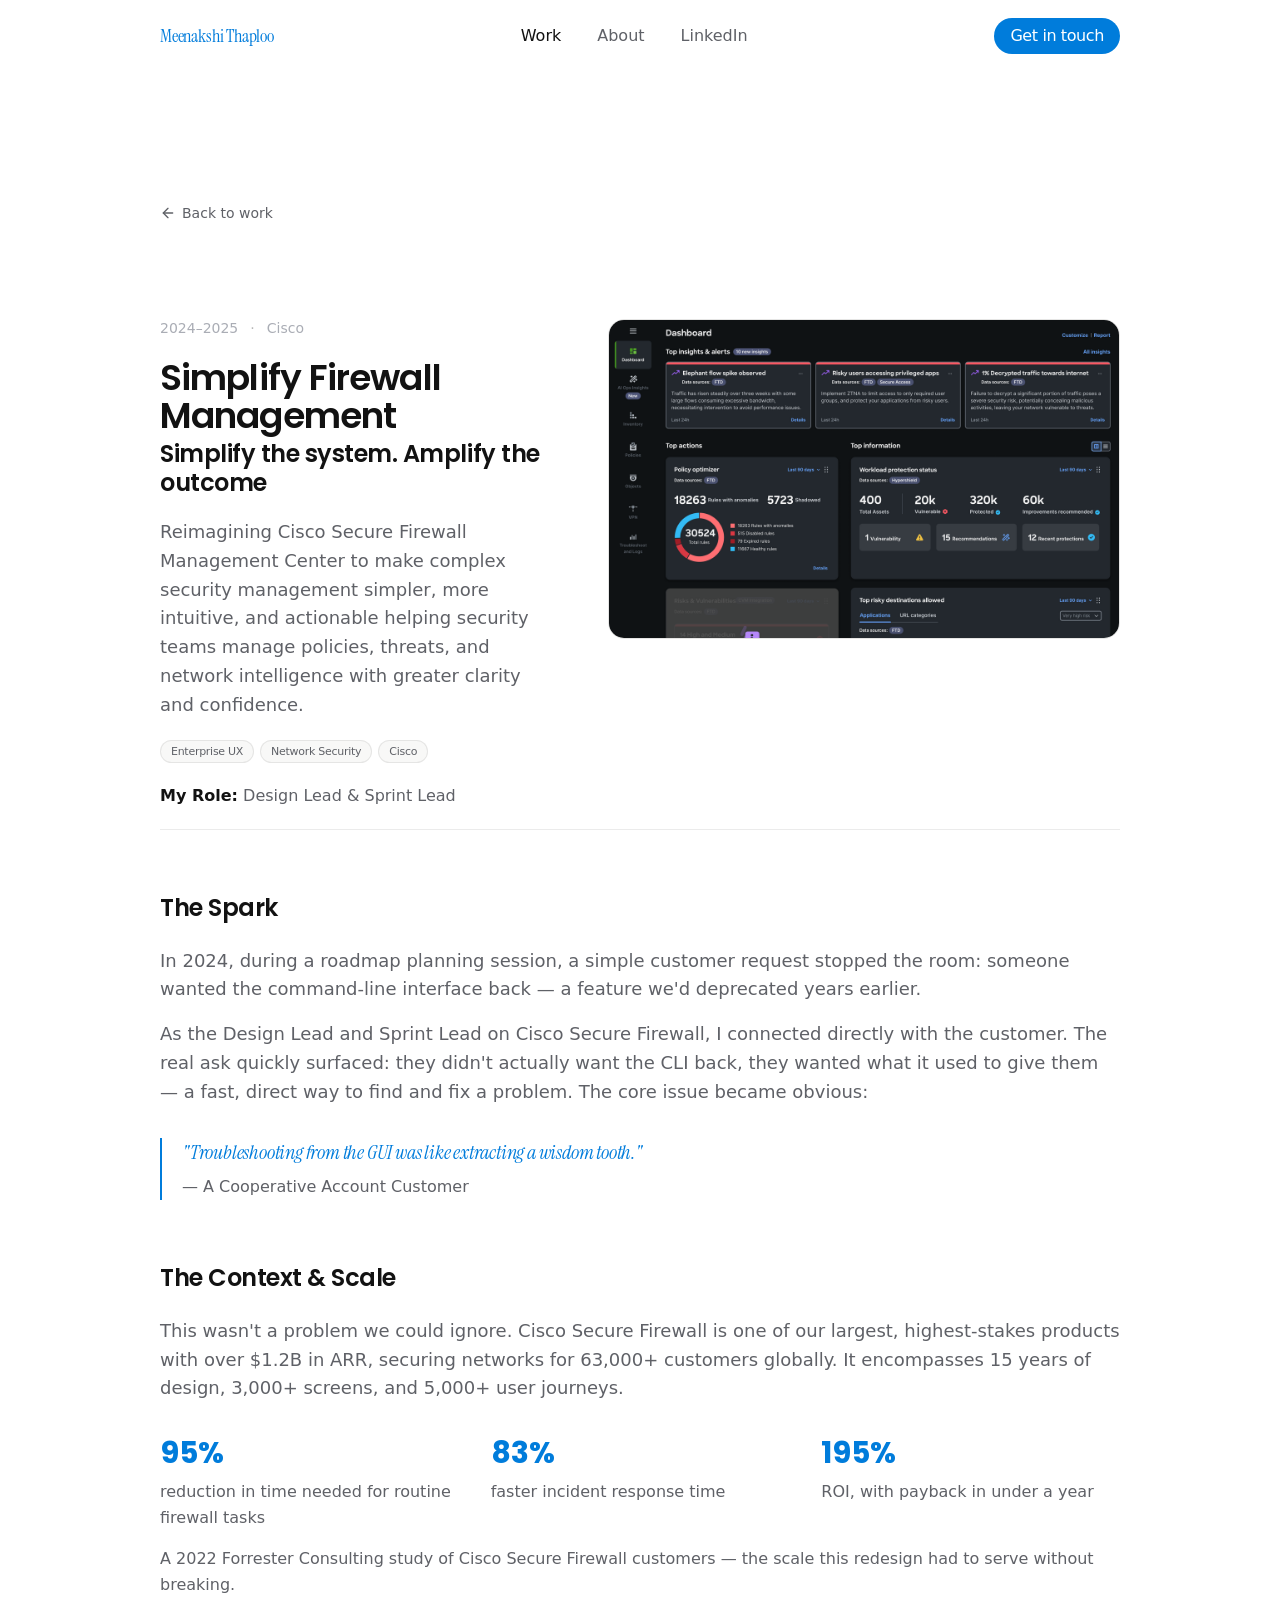
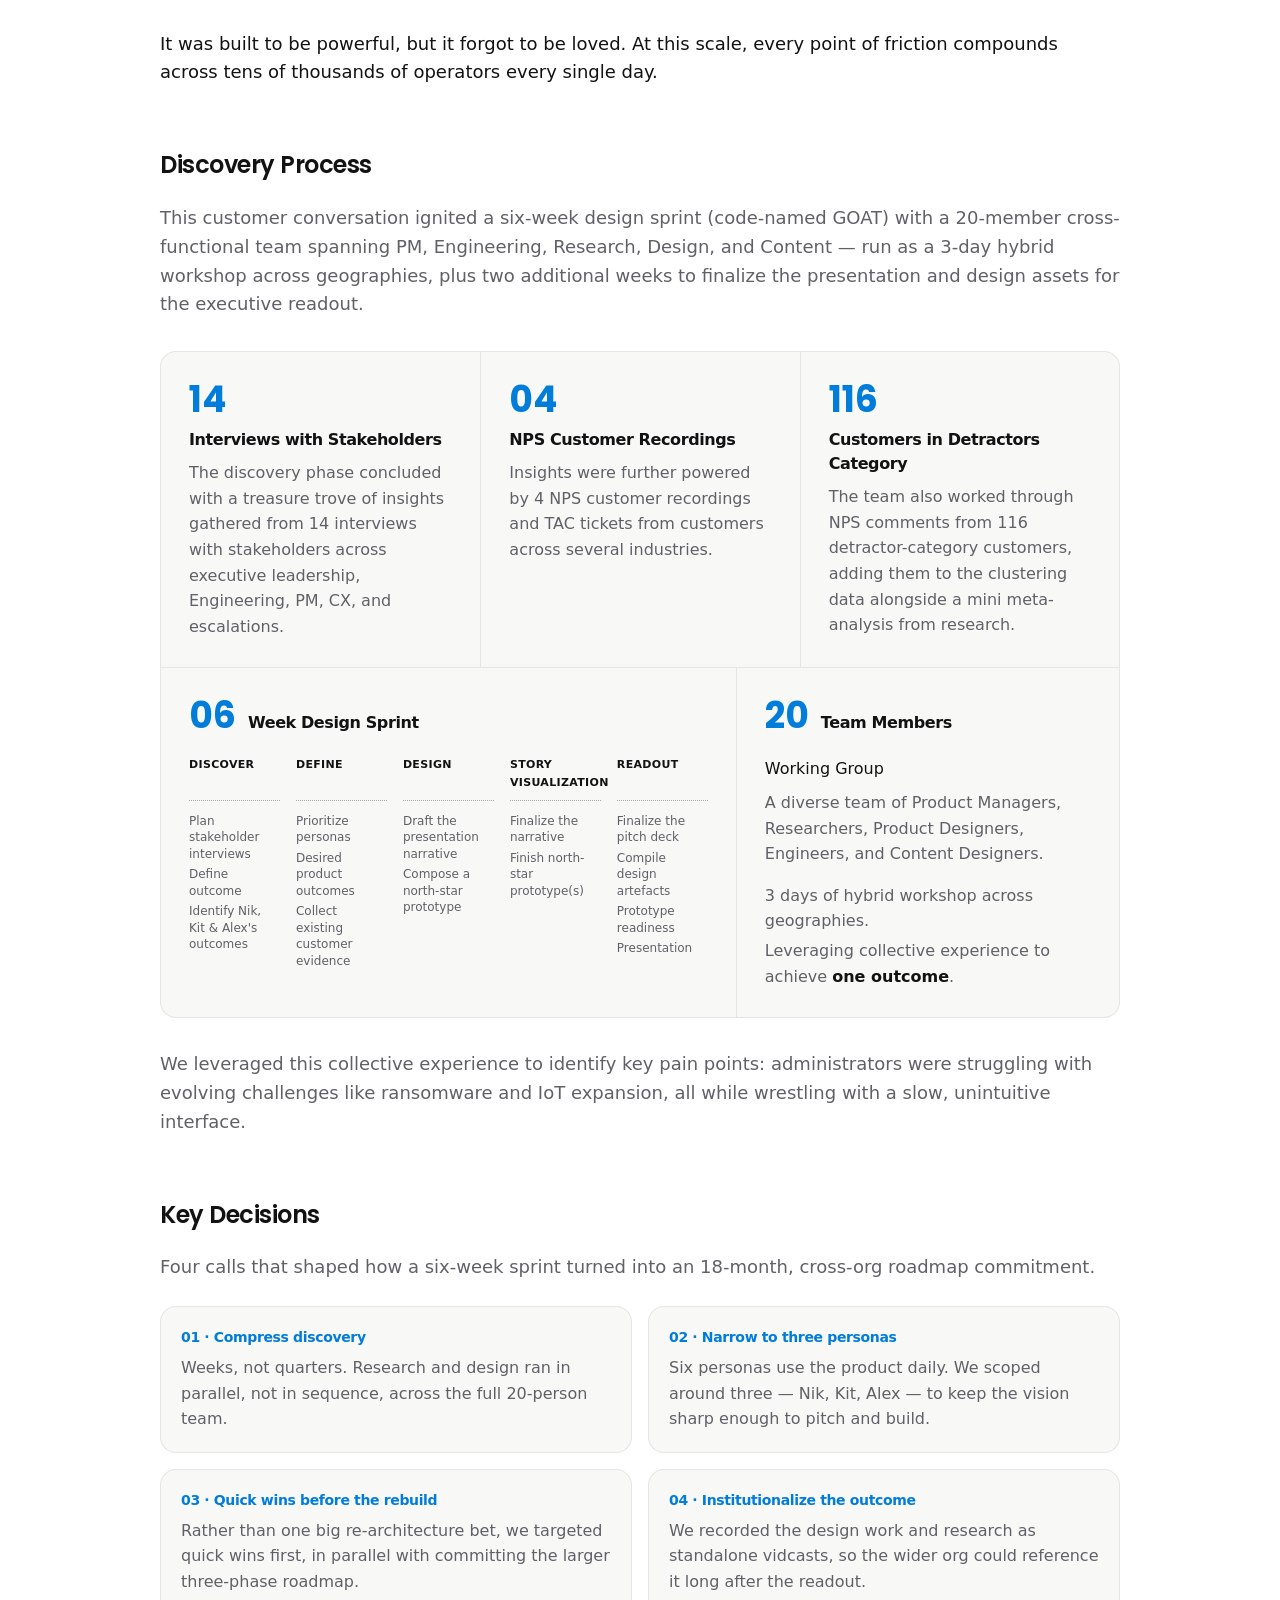
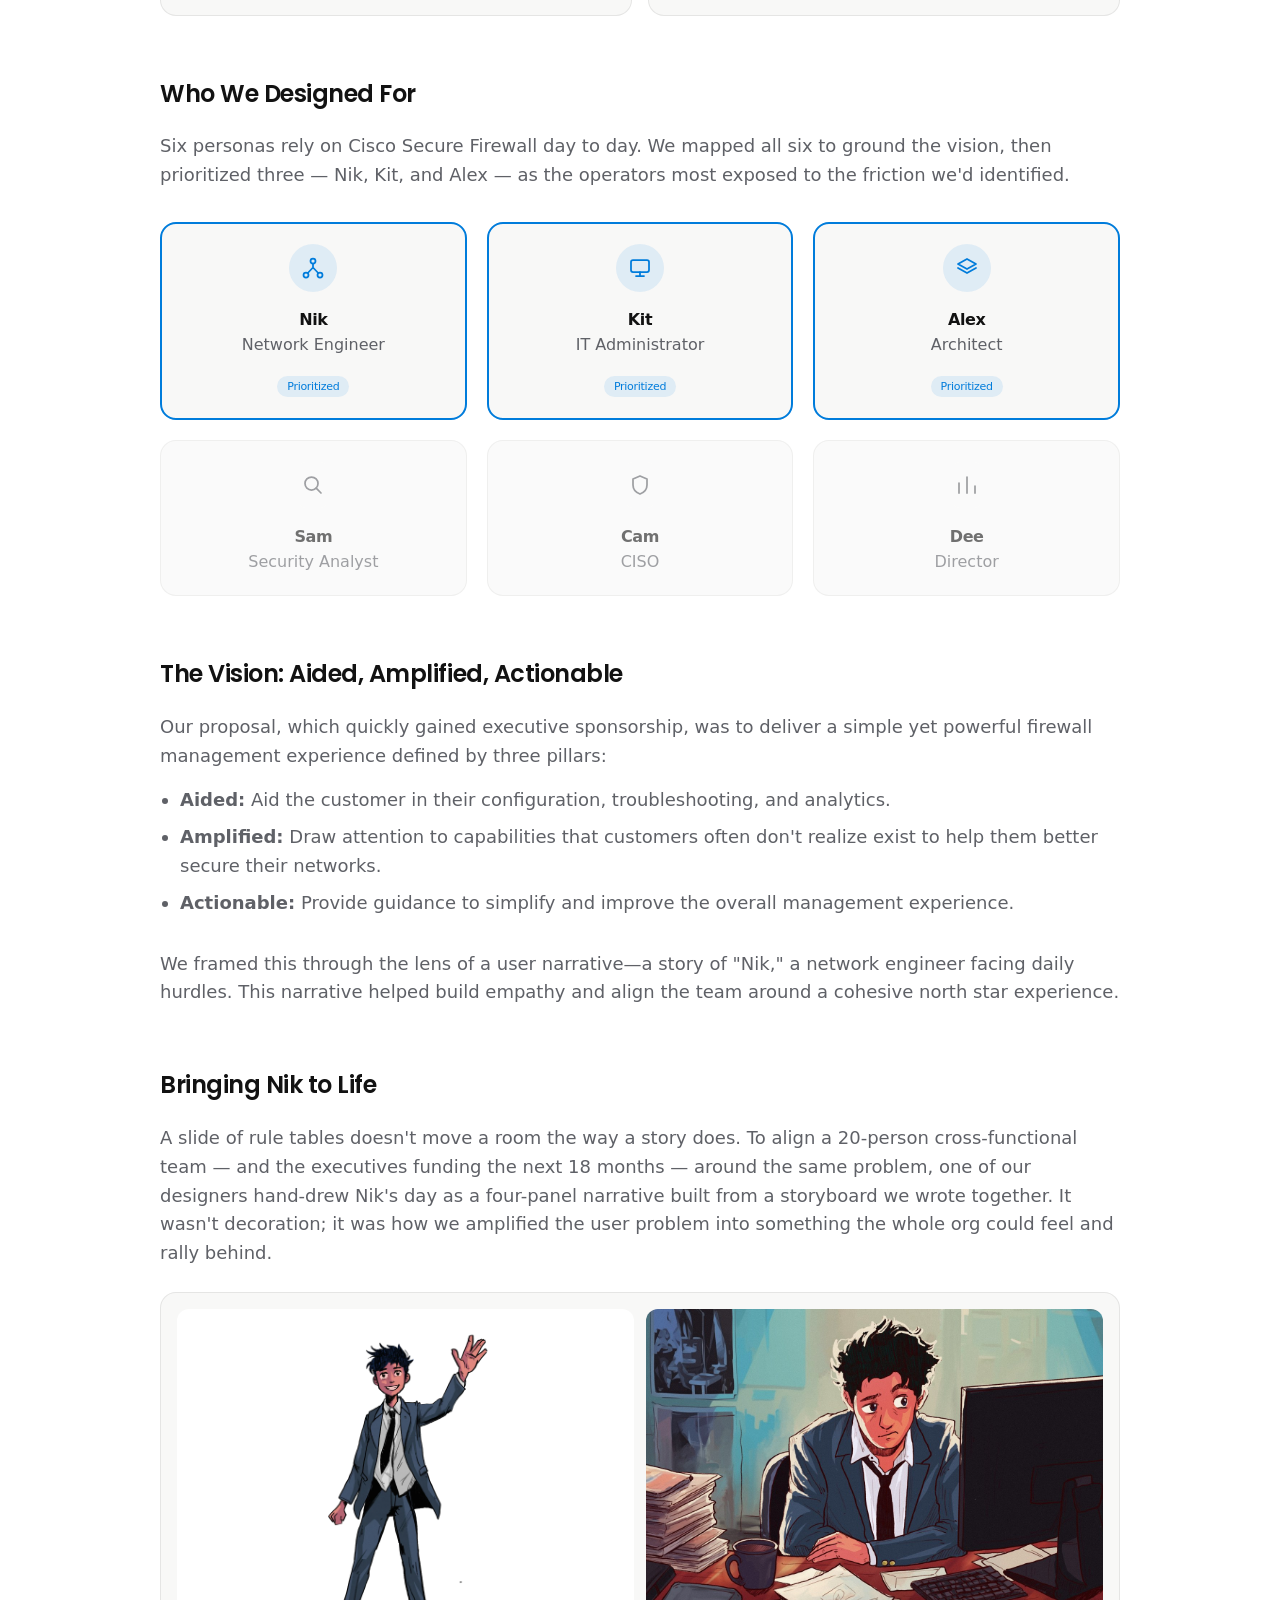
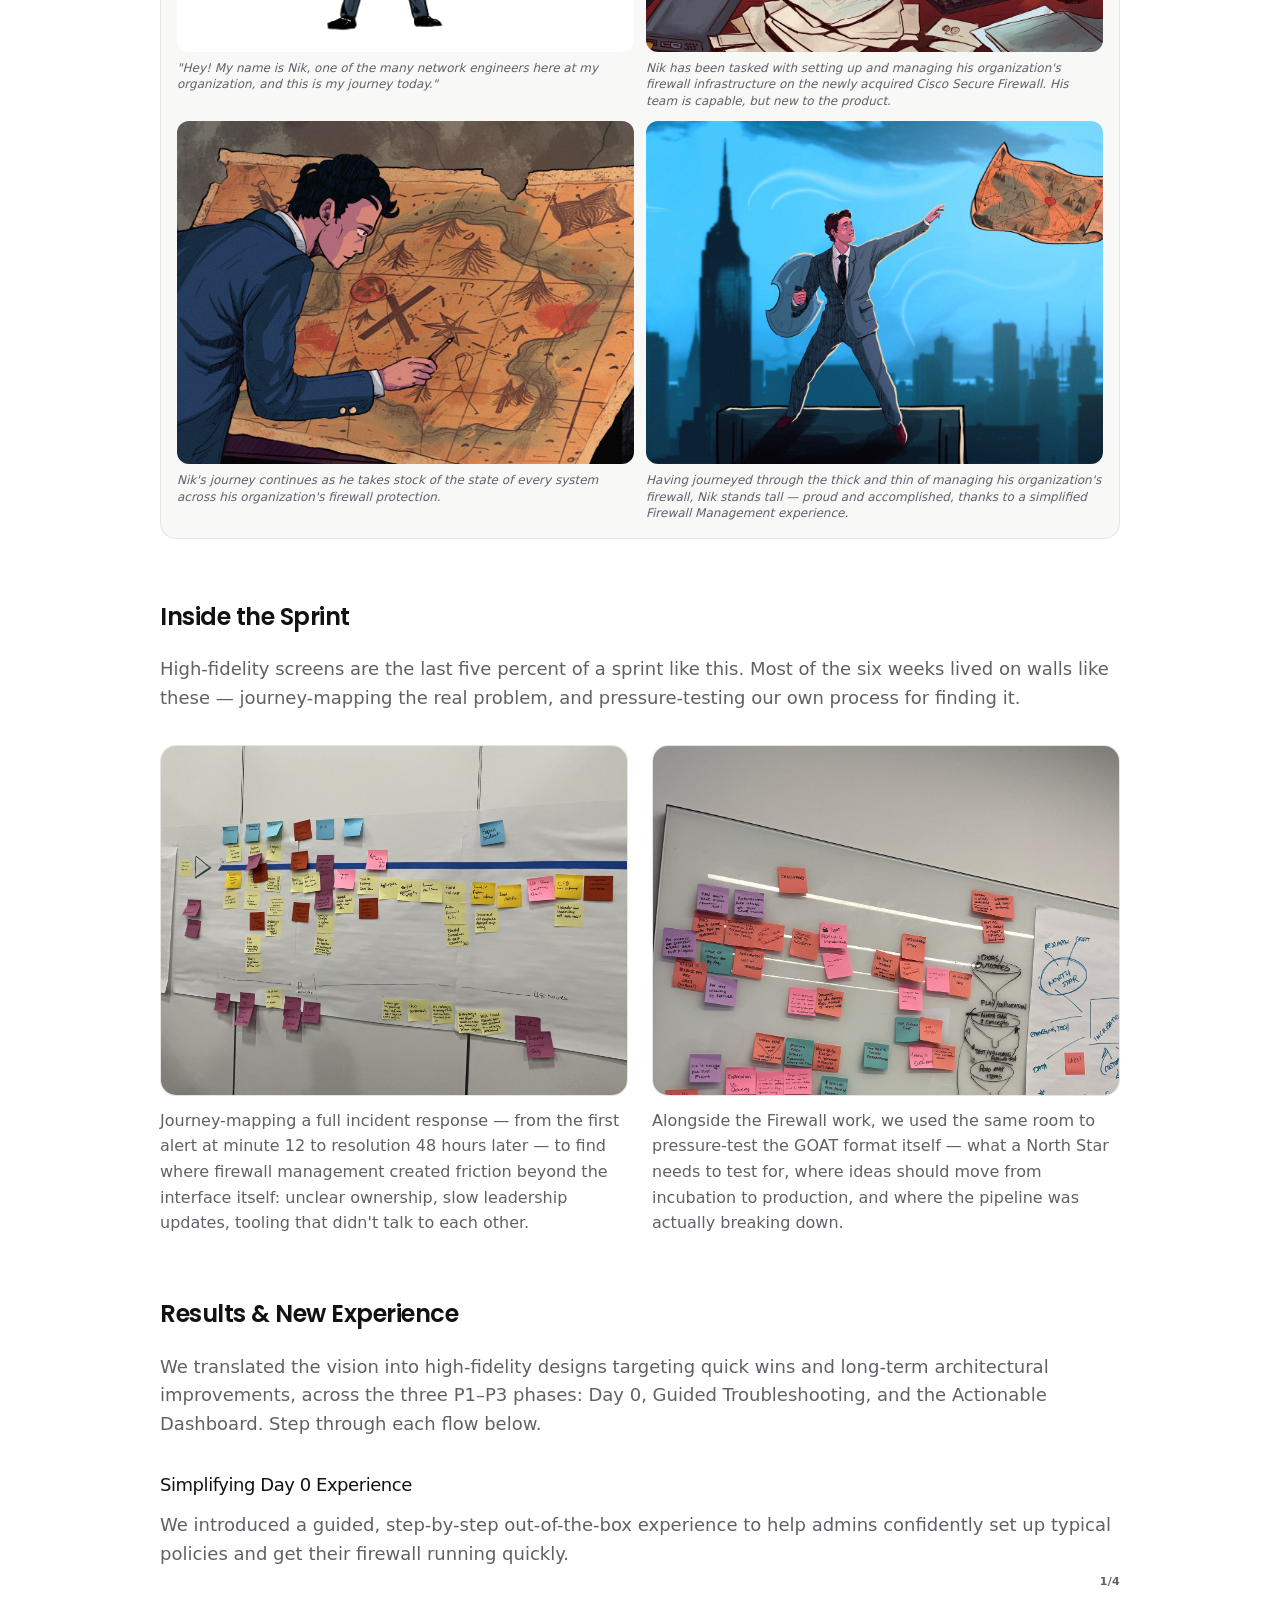
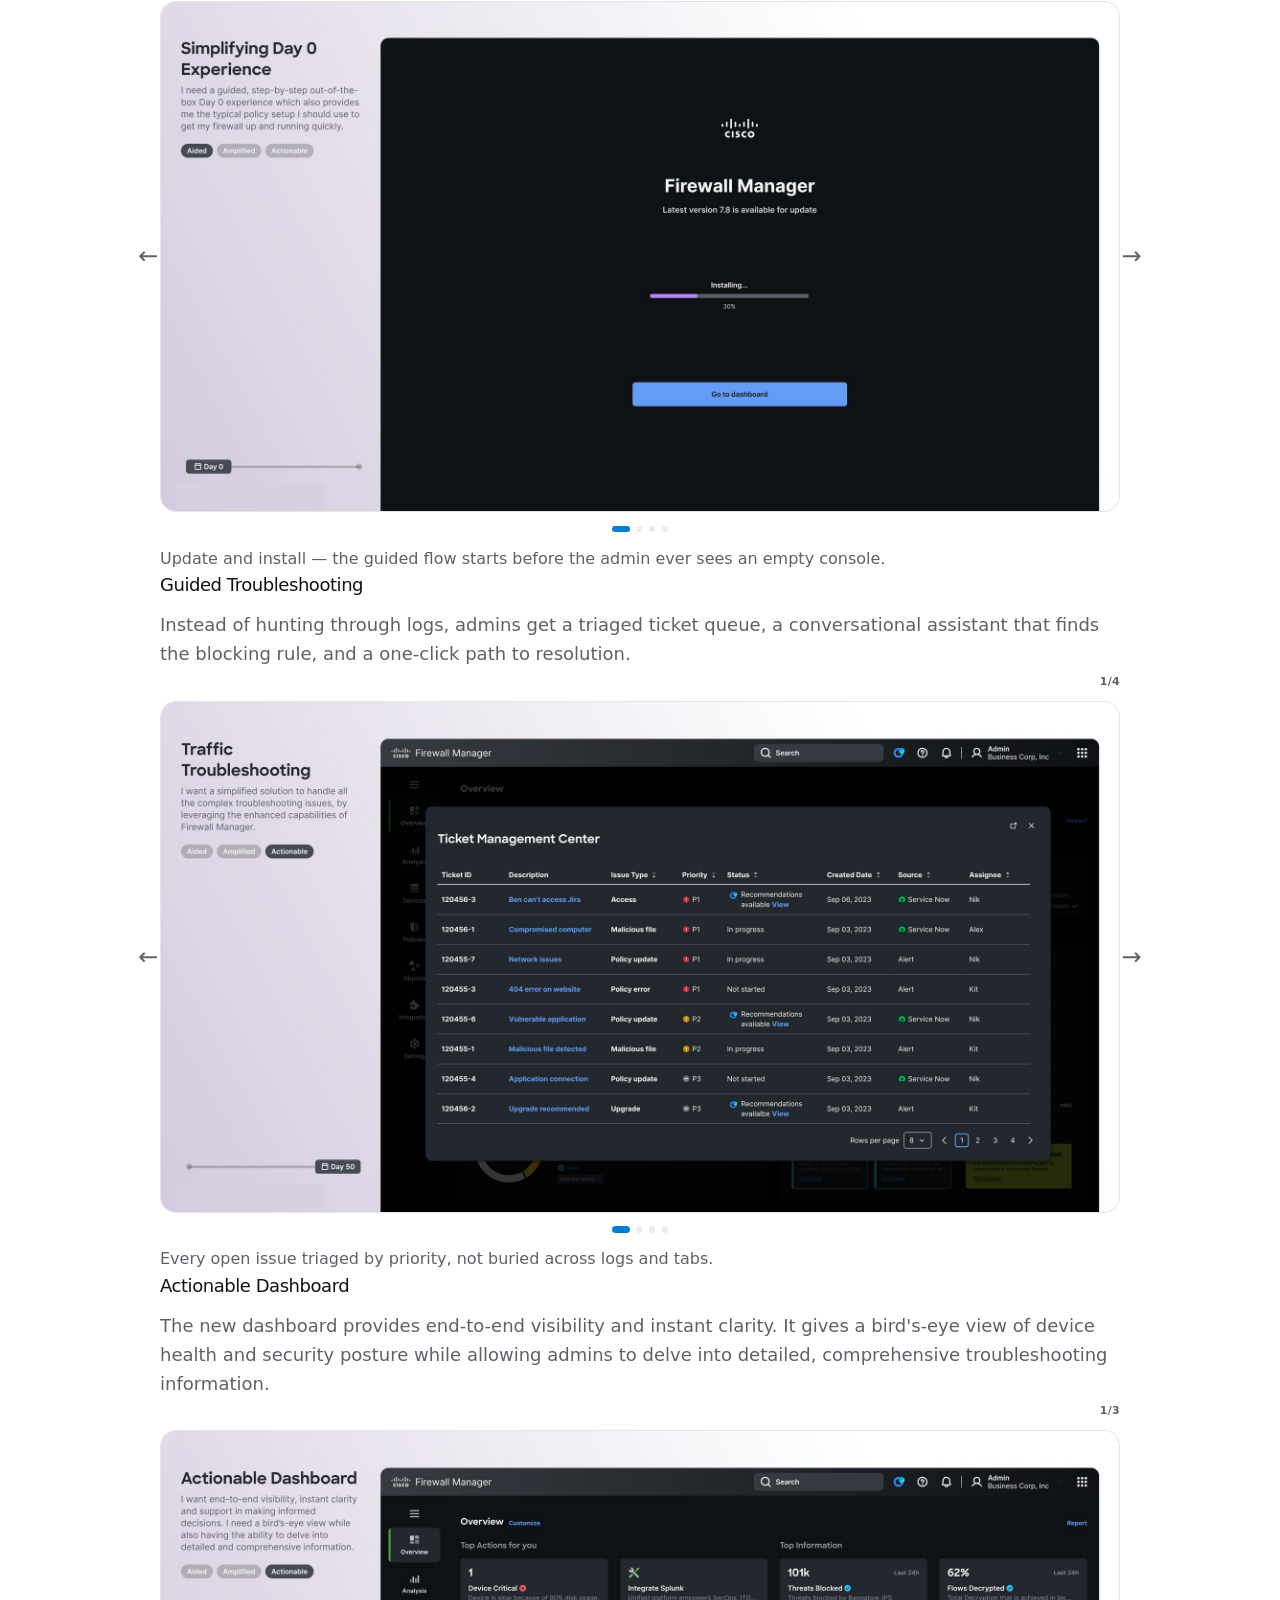
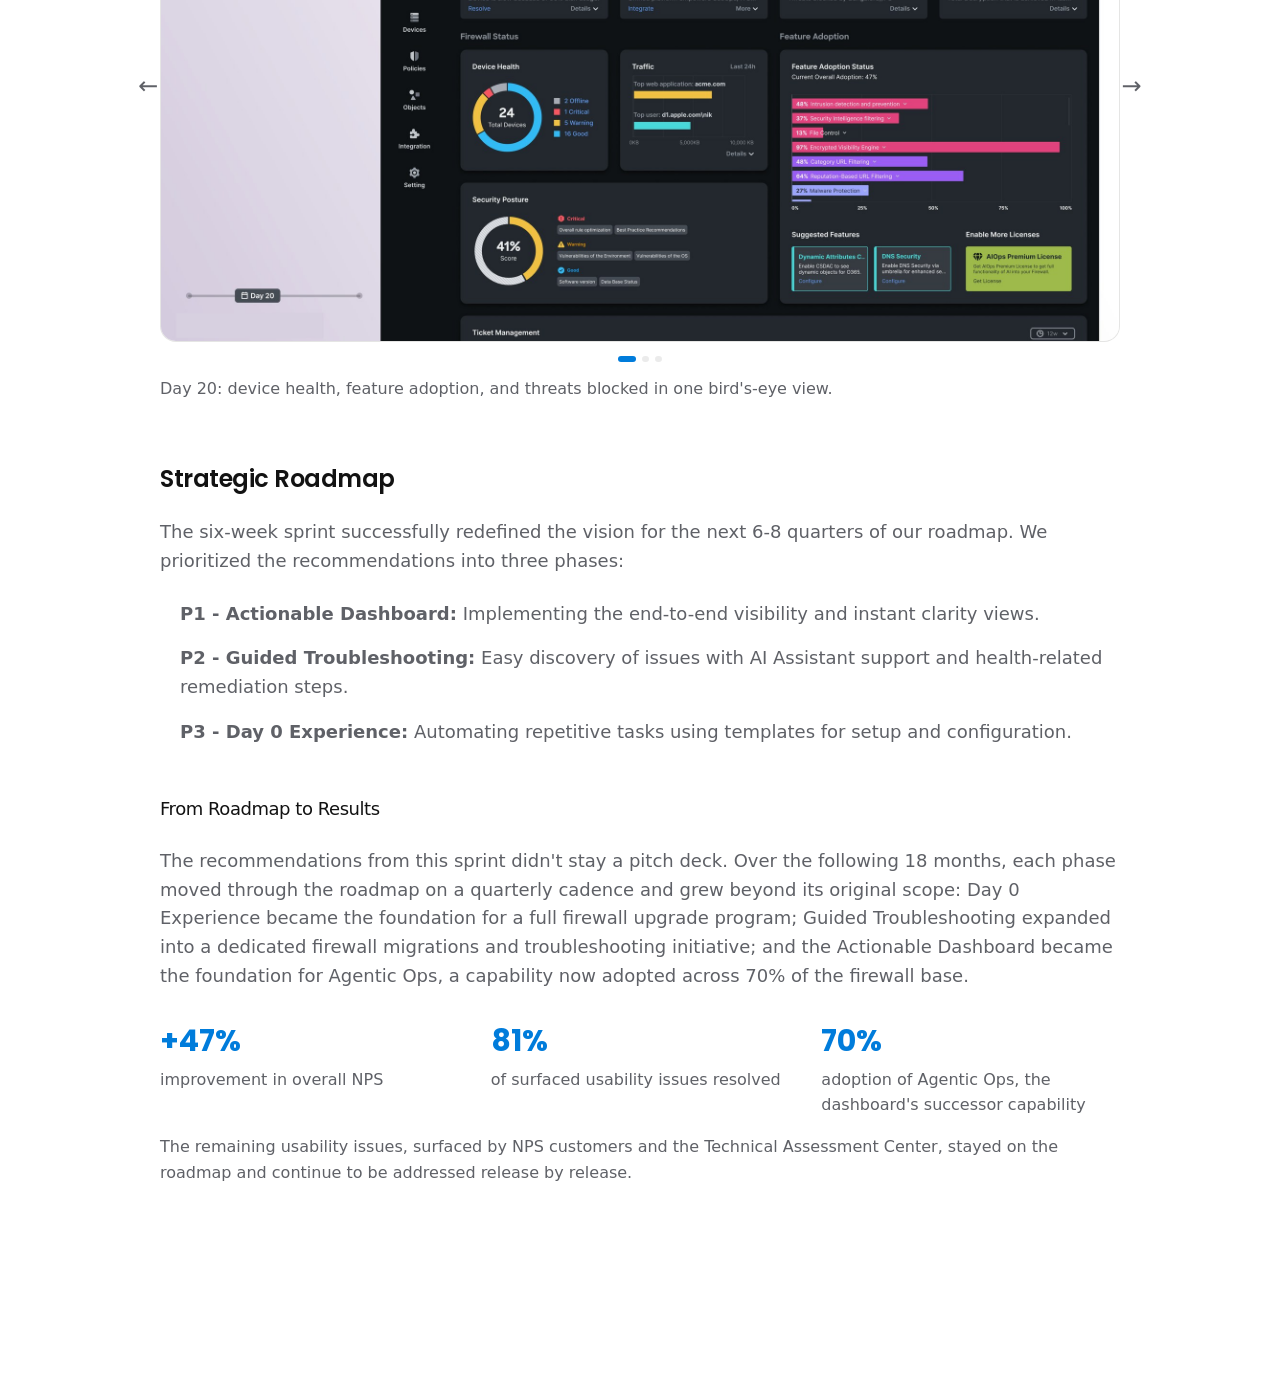
<file: work-01-01.html>
<!doctype html>
<html class="__variable_6bee3b __variable_1f5468" lang="en">
  <head>
    <meta charset="utf-8" />
    <meta content="width=device-width, initial-scale=1" name="viewport" />
    <link
      data-precedence="next"
      href="./media/css/style.css"
      rel="stylesheet" />
    <meta
      content="#FFFFFF"
      media="(prefers-color-scheme: light)"
      name="theme-color" />
    <meta
      content="#FFFFFF"
      media="(prefers-color-scheme: dark)"
      name="theme-color" />
    <title>Work · Meenakshi</title>
    <meta
      content="Selected case studies and product design work -enterprise UX, learning experience design, product, research, and explorations."
      name="description" />
    <meta content="Meenakshi" name="author" />
    <meta
      content="UX Designer,Product Designer,Portfolio,Case Studies"
      name="keywords" />
    <meta content="Meenakshi" name="creator" />
    <meta content="index, follow" name="robots" />
    <meta content="index, follow, max-image-preview:large" name="googlebot" />
    <meta content="Meenakshi - UX Designer" property="og:title" />
    <meta
      content="Portfolio of a UX designer crafting thoughtful, editorial product experiences."
      property="og:description" />
    <meta content="https://example.com" property="og:url" />
    <meta content="Studio - UX Portfolio" property="og:site_name" />
    <meta content="en_US" property="og:locale" />
    <meta content="https://example.com/og.png" property="og:image" />
    <meta content="1200" property="og:image:width" />
    <meta content="630" property="og:image:height" />
    <meta content="website" property="og:type" />
    <meta content="summary_large_image" name="twitter:card" />
    <meta content="Meenakshi - UX Designer" name="twitter:title" />
    <meta
      content="Portfolio of a UX designer crafting thoughtful, editorial product experiences."
      name="twitter:description" />
    <meta content="https://example.com/og.png" name="twitter:image" />
  
<style id="custom-work-layout">
/* Custom float layout for work projects */
.work-project-article {
    display: flex;
    flex-direction: column;
}
.work-project-image-wrapper {
    order: 2;
    margin-top: 2rem;
}
.work-project-text-wrapper {
    order: 1;
}
.work-project-text-wrapper > *:not(:first-child) {
    margin-top: 1.25rem;
}

@media (min-width: 768px) {
    .work-project-article {
        display: block;
    }
    .work-project-image-wrapper {
        float: right;
        width: 58.333333%;
        padding-left: 2.5rem;
        margin-top: 0;
        margin-bottom: 1.5rem;
        order: unset;
    }
    .work-project-text-wrapper {
        order: unset;
    }
}
@media (min-width: 1024px) {
    .work-project-image-wrapper {
        padding-left: 3rem;
    }
}

/* Discovery Process infographic panel */
.discovery-panel {
    border: 1px solid hsl(var(--border));
    border-radius: 1rem;
    background-color: hsl(var(--surface));
    overflow: hidden;
}
.discovery-row {
    display: grid;
    grid-template-columns: 1fr;
}
.discovery-row > * {
    border-top: 1px solid hsl(var(--border));
    padding: 1.5rem;
}
.discovery-row > *:first-child {
    border-top: none;
}
.discovery-row-bottom {
    border-top: 1px solid hsl(var(--border));
}
.discovery-stage-row {
    display: none;
    grid-template-columns: repeat(2, minmax(0, 1fr));
    gap: 1rem;
    margin-bottom: 0.75rem;
}
.discovery-stage-row .stage {
    padding-bottom: 0.5rem;
    border-bottom: 1px dotted hsl(var(--foreground) / 0.35);
    font-size: 11px;
    font-weight: 600;
    letter-spacing: 0.03em;
    text-transform: uppercase;
    color: hsl(var(--foreground));
}
.discovery-stage-label {
    font-size: 11px;
    font-weight: 600;
    letter-spacing: 0.03em;
    text-transform: uppercase;
    color: hsl(var(--foreground));
    margin-bottom: 0.5rem;
}
/* Polyfills: utility classes used in this page's new sections that the
   purged Tailwind bundle above never generated (the original build only
   emitted classes actually present in the source at build time). Values
   match Tailwind's default scale / this site's existing tokens. */
.mb-1 { margin-bottom: .25rem; }
.mb-2 { margin-bottom: .5rem; }
.mb-3 { margin-bottom: .75rem; }
.mb-5 { margin-bottom: 1.25rem; }
.mb-8 { margin-bottom: 2rem; }
.mb-20 { margin-bottom: 5rem; }
.my-8 { margin-top: 2rem; margin-bottom: 2rem; }
.text-4xl { font-size: 2.25rem; line-height: 2.5rem; }
.size-12 { width: 3rem; height: 3rem; }
.opacity-60 { opacity: .6; }
.bg-accent\/10 { background-color: hsl(var(--accent) / .1); }
.bg-muted { background-color: hsl(var(--muted)); }

@media (min-width: 768px) {
    .discovery-row {
        grid-template-columns: repeat(3, 1fr);
    }
    .discovery-row > * {
        border-top: none;
        border-left: 1px solid hsl(var(--border));
        padding: 1.75rem;
    }
    .discovery-row > *:first-child {
        border-left: none;
    }
    .discovery-row-bottom {
        grid-template-columns: 3fr 2fr;
    }
}
@media (min-width: 640px) {
    .discovery-stage-row {
        display: grid;
        grid-template-columns: repeat(5, minmax(0, 1fr));
    }
    .discovery-stage-label {
        display: none;
    }
}

/* Results carousel */
.carousel {
    position: relative;
    margin-top: 2rem;
}
.carousel-frame {
    border-radius: 1rem;
    overflow: hidden;
    border: 1px solid hsl(var(--border));
    background-color: hsl(var(--surface));
    aspect-ratio: 2000 / 1066;
    position: relative;
}
.carousel-slide {
    position: absolute;
    inset: 0;
    opacity: 0;
    visibility: hidden;
    transition: opacity .3s ease;
}
.carousel-slide.is-active {
    opacity: 1;
    visibility: visible;
}
.carousel-slide img {
    width: 100%;
    height: 100%;
    object-fit: cover;
    display: block;
}
.carousel-btn {
    position: absolute;
    top: 50%;
    transform: translateY(-50%);
    width: 1.75rem;
    height: 2.5rem;
    background: transparent;
    border: none;
    display: flex;
    align-items: center;
    justify-content: center;
    cursor: pointer;
    color: hsl(var(--muted-foreground));
    z-index: 5;
    font-size: 1.5rem;
    line-height: 1;
    padding: 0;
    transition: color .15s ease, transform .15s ease;
}
.carousel-btn:hover {
    color: hsl(var(--accent));
    transform: translateY(-50%) translateX(-2px);
}
.carousel-btn-next:hover {
    transform: translateY(-50%) translateX(2px);
}
.carousel-btn-prev { left: -1.6rem; }
.carousel-btn-next { right: -1.6rem; }
.carousel-counter {
    position: absolute;
    top: -1.75rem;
    right: 0;
    z-index: 5;
    color: hsl(var(--muted-foreground));
    font-size: 11px;
    font-weight: 600;
    letter-spacing: .03em;
}
.carousel-dots {
    display: flex;
    justify-content: center;
    gap: .4rem;
    margin-top: .85rem;
}
.carousel-dot {
    width: .4rem;
    height: .4rem;
    border-radius: 9999px;
    background: hsl(var(--border));
    cursor: pointer;
    border: none;
    padding: 0;
    transition: width .2s ease, background .2s ease;
}
.carousel-dot.is-active {
    background: hsl(var(--accent));
    width: 1.1rem;
}
.carousel-caption {
    margin-top: .85rem;
    font-size: 1rem;
    color: hsl(var(--muted-foreground));
}
.quote-sm {
    font-family: var(--font-serif), Georgia, serif;
    font-size: 1.25rem;
    line-height: 1.4;
    letter-spacing: -.01em;
    font-weight: 400;
    font-style: italic;
    color: hsl(var(--accent));
}
</style>
</head>
  <body class="min-h-screen bg-background text-foreground">
    <a
      class="sr-only focus:not-sr-only focus:fixed focus:left-4 focus:top-4 focus:z-50 focus:rounded-md focus:bg-foreground focus:px-3 focus:py-2 focus:text-body-sm focus:text-white"
      href="./index.html#main">
      Skip to content
    </a>
    <header
      class="sticky top-0 z-40 w-full transition-all duration-300 border-b border-transparent bg-background">
      <div
        class="mx-auto w-full px-8 sm:px-12 lg:px-16 xl:px-20 max-w-container flex h-16 items-center justify-between md:h-[72px]">
        <div class="relative">
          <a
            aria-describedby="logo-tooltip"
            aria-label="Meenakshi - home"
            class="group flex items-center"
            href="./index.html">
            <span
              class="select-none transition-transform duration-500 group-hover:scale-[1.03]"
              style="display: inline-block; font-family: var(--font-serif), Georgia, serif; font-style: normal; font-weight: 500; font-size: clamp(1rem, 1.6vw, 1.125rem); line-height: 1; letter-spacing: -0.01em; color: hsl(var(--accent));"
            >Meenakshi Thaploo</span>
          </a>
        </div>
        <nav aria-label="Primary" class="hidden items-center gap-1 md:flex">
          <a
            aria-current="page"
            class="relative rounded-full px-4 py-2 type-ui transition-colors hover:text-accent text-foreground"
            href="./work.html">
            Work
          </a>
          <a
            class="relative rounded-full px-4 py-2 type-ui transition-colors hover:text-accent text-muted-foreground"
            href="./about.html">
            About
          </a>
          <a
            aria-label="LinkedIn - opens in a new tab"
            class="relative rounded-full px-4 py-2 type-ui text-muted-foreground transition-colors hover:text-accent"
            href="https://www.linkedin.com/in/meenakshi-thaploo-69605a5/"
            rel="noopener noreferrer"
            target="_blank">
            LinkedIn
          </a>
        </nav>
        <div class="flex items-center gap-2">
          <a
            class="items-center justify-center gap-2 whitespace-nowrap font-medium tracking-tight ring-offset-background transition-all focus-visible:outline-none focus-visible:ring-2 focus-visible:ring-ring/40 focus-visible:ring-offset-2 disabled:pointer-events-none disabled:opacity-50 [&amp;_svg]:size-4 [&amp;_svg]:shrink-0 bg-accent text-white hover:bg-accent/90 hover:text-white active:bg-accent/85 h-9 rounded-full px-4 text-base !text-white hidden md:inline-flex"
            href="./index.html#get-in-touch">
            Get in touch
          </a>
          <button
            aria-controls="mobile-nav"
            aria-expanded="false"
            aria-label="Open menu"
            class="inline-flex size-10 items-center justify-center rounded-full text-foreground hover:bg-surface md:hidden"
            type="button">
            <svg
              class="lucide lucide-menu size-5"
              fill="none"
              height="24"
              stroke="currentColor"
              stroke-linecap="round"
              stroke-linejoin="round"
              stroke-width="2"
              viewbox="0 0 24 24"
              width="24"
              xmlns="http://www.w3.org/2000/svg">
              <line x1="4" x2="20" y1="12" y2="12"></line>
              <line x1="4" x2="20" y1="6" y2="6"></line>
              <line x1="4" x2="20" y1="18" y2="18"></line>
            </svg>
          </button>
        </div>
      </div>
      <div id="mobile-nav" class="hidden absolute top-full left-0 w-full bg-background border-b border-border flex-col py-4 px-8 shadow-lg z-50 md:hidden">
        <a class="py-3 text-base font-medium text-foreground hover:text-accent transition-colors" href="./work.html">Work</a>
        <a class="py-3 text-base font-medium text-foreground hover:text-accent transition-colors" href="./about.html">About</a>
        <a class="py-3 text-base font-medium text-foreground hover:text-accent transition-colors" href="https://www.linkedin.com/in/meenakshi-thaploo-69605a5/" rel="noopener noreferrer" target="_blank">LinkedIn</a>
        <a class="py-3 text-base font-medium text-foreground hover:text-accent transition-colors" href="./index.html#get-in-touch">Get in touch</a>
      </div>
    </header>
    <main class="relative" id="main">
      <section class="section">
        <div class="mx-auto w-full px-8 sm:px-12 lg:px-16 xl:px-20 max-w-container">
          <a
            class="group inline-flex items-center gap-1.5 text-sm text-muted-foreground transition-colors hover:text-foreground mb-12"
            href="./work.html">
            <svg
              aria-hidden="true"
              class="lucide lucide-arrow-left size-4 transition-transform duration-300 group-hover:-translate-x-0.5"
              fill="none"
              height="24"
              stroke="currentColor"
              stroke-linecap="round"
              stroke-linejoin="round"
              stroke-width="2"
              viewbox="0 0 24 24"
              width="24"
              xmlns="http://www.w3.org/2000/svg">
              <path d="m12 19-7-7 7-7"></path>
              <path d="M19 12H5"></path>
            </svg>
            <span class="link-underline">Back to work</span>
          </a>
          <div class="mt-12 flex flex-col gap-24 sm:gap-28 md:gap-32">
            <!-- Work Details Page -->
            <div class="">
              <article class="work-project-article group">
                <div class="work-project-image-wrapper min-w-0">
                  <div class="relative isolate overflow-hidden rounded-2xl">
                    <div
                      class="overflow-hidden transition-transform duration-700 ease-out group-hover:scale-[1.015]"
                    >
                      <div
                        class="relative w-full overflow-hidden rounded-2xl border border-border bg-surface aspect-[16/10] transition-colors duration-300 group-hover:border-foreground/15"
                      >
                        <img
                          alt="Mesh Policy 2.0 · Cisco network policy management"
                          class="object-cover"
                          data-nimg="fill"
                          decoding="async"
                          loading="lazy"
                          sizes="(min-width: 1024px) 50vw, (min-width: 768px) 50vw, 100vw"
                          src="./media/images/work-01-01.png"
                          srcset="
                            ./media/images/work-01-01.png  384w,
                            ./media/images/work-01-01.png  640w,
                            ./media/images/work-01-01.png  750w,
                            ./media/images/work-01-01.png  828w,
                            ./media/images/work-01-01.png 1080w,
                            ./media/images/work-01-01.png 1200w,
                            ./media/images/work-01-01.png 1920w,
                            ./media/images/work-01-01.png 2048w,
                            ./media/images/work-01-01.png 3840w
                          "
                          style="
                            position: absolute;
                            height: 100%;
                            width: 100%;
                            left: 0;
                            top: 0;
                            right: 0;
                            bottom: 0;
                            color: transparent;
                          "
                        />
                      </div>
                    </div>
                  </div>
                </div>
                <div class="work-project-text-wrapper">
                  <div class="flex items-center gap-3 type-metadata">
                    <span>2024&ndash;2025</span>
                    <span aria-hidden="true" class="text-foreground/30">·</span>
                    <span>Cisco</span>
                  </div>
                  <h3 class="min-w-0 max-w-full tracking-tight">
                    <span class="type-project-title block">
                      Simplify Firewall Management
                    </span>
                    <span
                      class="mt-1 block font-display text-base font-semibold tracking-tight text-foreground sm:text-section-heading"
                    >
                      Simplify the system. Amplify the outcome
                    </span>
                  </h3>
                  <p class="max-w-full type-body text-pretty">
                    Reimagining Cisco Secure Firewall Management Center to make
                    complex security management simpler, more intuitive, and
                    actionable helping security teams manage policies, threats,
                    and network intelligence with greater clarity and
                    confidence.
                  </p>
                  <ul
                    aria-label="Project tags"
                    class="mt-1 flex flex-wrap gap-1.5"
                  >
                    <li class="rounded-full border border-border bg-surface px-2.5 py-0.5 text-[11px] tracking-tight text-muted-foreground">
                      Enterprise UX
                    </li>
                    <li class="rounded-full border border-border bg-surface px-2.5 py-0.5 text-[11px] tracking-tight text-muted-foreground">
                      Network Security
                    </li>
                    <li class="rounded-full border border-border bg-surface px-2.5 py-0.5 text-[11px] tracking-tight text-muted-foreground">
                      Cisco
                    </li>
                  </ul>
                  <div class="mt-3 type-body-sm text-muted-foreground">
                    <span class="font-semibold text-foreground">My Role:</span> Design Lead &amp; Sprint Lead
                  </div>
                </div>
                <div style="clear: both;"></div>
              </article>
            </div>
          </div>

          <div aria-hidden="true" class="hairline mb-16 mt-5"></div>

          <div class="case-study-content">
            <section class="mt-16">
              <h2 class="type-section-heading mb-6">The Spark</h2>
              <p class="type-body mb-4">
                In 2024, during a roadmap planning session, a simple customer request stopped the room: someone wanted the command-line interface back &mdash; a feature we'd deprecated years earlier. 
              </p>
              <p class="type-body mb-8">
As the Design Lead and Sprint Lead on Cisco Secure Firewall, I connected directly with the customer. The real ask quickly surfaced: they didn't actually want the CLI back, they wanted what it used to give them &mdash; a fast, direct way to find and fix a problem. The core issue became obvious:
              </p>
              <blockquote class="border-l-2 border-accent pl-5 my-8 mt-8">
                <p class="quote-sm mb-2">"Troubleshooting from the GUI was like extracting a wisdom tooth."</p>
                <footer class="type-body-sm">— A Cooperative Account Customer</footer>
              </blockquote>
            </section>

            <section class="mt-16">
              <h2 class="type-section-heading mb-6">The Context & Scale</h2>
              <p class="type-body mb-4">
                This wasn't a problem we could ignore. Cisco Secure Firewall is one of our largest, highest-stakes products with over $1.2B in ARR, securing networks for 63,000+ customers globally. It encompasses 15 years of design, 3,000+ screens, and 5,000+ user journeys.
              </p>
              <div class="grid grid-cols-1 md:grid-cols-3 gap-8 mb-4 mt-8">
                <div>
                  <div class="text-3xl font-display font-bold text-accent mb-2">95%</div>
                  <div class="type-body-sm text-muted-foreground">reduction in time needed for routine firewall tasks</div>
                </div>
                <div>
                  <div class="text-3xl font-display font-bold text-accent mb-2">83%</div>
                  <div class="type-body-sm text-muted-foreground">faster incident response time</div>
                </div>
                <div>
                  <div class="text-3xl font-display font-bold text-accent mb-2">195%</div>
                  <div class="type-body-sm text-muted-foreground">ROI, with payback in under a year</div>
                </div>
              </div>
              <p class="type-body-sm text-muted-foreground mb-8">
                A 2022 Forrester Consulting study of Cisco Secure Firewall customers &mdash; the scale this redesign had to serve without breaking.
              </p>
              <p class="type-body font-medium text-foreground mb-8">
                It was built to be powerful, but it forgot to be loved. At this scale, every point of friction compounds across tens of thousands of operators every single day.
              </p>
            </section>

            <section class="mt-16">
              <h2 class="type-section-heading mb-6">Discovery Process</h2>
              <p class="type-body mb-8">
                This customer conversation ignited a six-week design sprint (code-named GOAT) with a 20-member cross-functional team spanning PM, Engineering, Research, Design, and Content &mdash; run as a 3-day hybrid workshop across geographies, plus two additional weeks to finalize the presentation and design assets for the executive readout.
              </p>

              <div class="discovery-panel mb-8">
                <div class="discovery-row">
                  <div>
                    <div class="text-4xl font-display font-bold text-accent mb-2">14</div>
                    <h3 class="type-ui text-base font-semibold text-foreground mb-2">Interviews with Stakeholders</h3>
                    <p class="type-body-sm text-muted-foreground">The discovery phase concluded with a treasure trove of insights gathered from 14 interviews with stakeholders across executive leadership, Engineering, PM, CX, and escalations.</p>
                  </div>
                  <div>
                    <div class="text-4xl font-display font-bold text-accent mb-2">04</div>
                    <h3 class="type-ui text-base font-semibold text-foreground mb-2">NPS Customer Recordings</h3>
                    <p class="type-body-sm text-muted-foreground">Insights were further powered by 4 NPS customer recordings and TAC tickets from customers across several industries.</p>
                  </div>
                  <div>
                    <div class="text-4xl font-display font-bold text-accent mb-2">116</div>
                    <h3 class="type-ui text-base font-semibold text-foreground mb-2">Customers in Detractors Category</h3>
                    <p class="type-body-sm text-muted-foreground">The team also worked through NPS comments from 116 detractor-category customers, adding them to the clustering data alongside a mini meta-analysis from research.</p>
                  </div>
                </div>

                <div class="discovery-row discovery-row-bottom">
                  <div>
                    <div class="flex items-baseline gap-3 mb-5">
                      <div class="text-4xl font-display font-bold text-accent">06</div>
                      <h3 class="type-ui text-base font-semibold text-foreground">Week Design Sprint</h3>
                    </div>

                    <div class="discovery-stage-row">
                      <div class="stage">Discover</div>
                      <div class="stage">Define</div>
                      <div class="stage">Design</div>
                      <div class="stage">Story Visualization</div>
                      <div class="stage">Readout</div>
                    </div>

                    <div class="grid grid-cols-2 sm:grid-cols-5 gap-4">
                      <div>
                        <div class="discovery-stage-label">Discover</div>
                        <ul class="text-xs leading-snug text-muted-foreground space-y-1">
                          <li>Plan stakeholder interviews</li>
                          <li>Define outcome</li>
                          <li>Identify Nik, Kit &amp; Alex's outcomes</li>
                        </ul>
                      </div>
                      <div>
                        <div class="discovery-stage-label">Define</div>
                        <ul class="text-xs leading-snug text-muted-foreground space-y-1">
                          <li>Prioritize personas</li>
                          <li>Desired product outcomes</li>
                          <li>Collect existing customer evidence</li>
                        </ul>
                      </div>
                      <div>
                        <div class="discovery-stage-label">Design</div>
                        <ul class="text-xs leading-snug text-muted-foreground space-y-1">
                          <li>Draft the presentation narrative</li>
                          <li>Compose a north-star prototype</li>
                        </ul>
                      </div>
                      <div>
                        <div class="discovery-stage-label">Story Visualization</div>
                        <ul class="text-xs leading-snug text-muted-foreground space-y-1">
                          <li>Finalize the narrative</li>
                          <li>Finish north-star prototype(s)</li>
                        </ul>
                      </div>
                      <div>
                        <div class="discovery-stage-label">Readout</div>
                        <ul class="text-xs leading-snug text-muted-foreground space-y-1">
                          <li>Finalize the pitch deck</li>
                          <li>Compile design artefacts</li>
                          <li>Prototype readiness</li>
                          <li>Presentation</li>
                        </ul>
                      </div>
                    </div>
                  </div>
                  <div>
                    <div class="flex items-baseline gap-3 mb-5">
                      <div class="text-4xl font-display font-bold text-accent">20</div>
                      <h3 class="type-ui text-base font-semibold text-foreground">Team Members</h3>
                    </div>
                    <p class="type-body-sm font-medium text-foreground mb-2">Working Group</p>
                    <p class="type-body-sm text-muted-foreground mb-4">A diverse team of Product Managers, Researchers, Product Designers, Engineers, and Content Designers.</p>
                    <p class="type-body-sm text-muted-foreground mb-1">3 days of hybrid workshop across geographies.</p>
                    <p class="type-body-sm text-muted-foreground">Leveraging collective experience to achieve <span class="font-semibold text-foreground">one outcome</span>.</p>
                  </div>
                </div>
              </div>

              <p class="type-body mb-4">
                We leveraged this collective experience to identify key pain points: administrators were struggling with evolving challenges like ransomware and IoT expansion, all while wrestling with a slow, unintuitive interface.
              </p>
            </section>

            <section class="mt-16">
              <h2 class="type-section-heading mb-6">Key Decisions</h2>
              <p class="type-body mb-6">Four calls that shaped how a six-week sprint turned into an 18-month, cross-org roadmap commitment.</p>
              <div class="grid grid-cols-1 md:grid-cols-2 gap-4">
                <div class="rounded-2xl border border-border bg-surface p-5">
                  <h3 class="type-ui text-sm font-semibold text-accent mb-2">01 &middot; Compress discovery</h3>
                  <p class="type-body-sm text-muted-foreground">Weeks, not quarters. Research and design ran in parallel, not in sequence, across the full 20-person team.</p>
                </div>
                <div class="rounded-2xl border border-border bg-surface p-5">
                  <h3 class="type-ui text-sm font-semibold text-accent mb-2">02 &middot; Narrow to three personas</h3>
                  <p class="type-body-sm text-muted-foreground">Six personas use the product daily. We scoped around three &mdash; Nik, Kit, Alex &mdash; to keep the vision sharp enough to pitch and build.</p>
                </div>
                <div class="rounded-2xl border border-border bg-surface p-5">
                  <h3 class="type-ui text-sm font-semibold text-accent mb-2">03 &middot; Quick wins before the rebuild</h3>
                  <p class="type-body-sm text-muted-foreground">Rather than one big re-architecture bet, we targeted quick wins first, in parallel with committing the larger three-phase roadmap.</p>
                </div>
                <div class="rounded-2xl border border-border bg-surface p-5">
                  <h3 class="type-ui text-sm font-semibold text-accent mb-2">04 &middot; Institutionalize the outcome</h3>
                  <p class="type-body-sm text-muted-foreground">We recorded the design work and research as standalone vidcasts, so the wider org could reference it long after the readout.</p>
                </div>
              </div>
            </section>

            <section class="mt-16">
              <h2 class="type-section-heading mb-6">Who We Designed For</h2>
              <p class="type-body mb-8">
                Six personas rely on Cisco Secure Firewall day to day. We mapped all six to ground the vision, then prioritized three &mdash; Nik, Kit, and Alex &mdash; as the operators most exposed to the friction we'd identified.
              </p>
              <div class="grid grid-cols-2 md:grid-cols-3 gap-5 mb-4">
                <div class="rounded-2xl border-2 border-accent bg-surface p-5 text-center">
                  <div class="mx-auto mb-4 flex size-12 items-center justify-center rounded-full bg-accent/10 text-accent">
                    <svg viewBox="0 0 24 24" fill="none" stroke="currentColor" stroke-width="1.75" stroke-linecap="round" stroke-linejoin="round" class="size-6"><circle cx="12" cy="5" r="2.5"/><circle cx="5" cy="19" r="2.5"/><circle cx="19" cy="19" r="2.5"/><path d="M12 7.5v4M12 11.5 6.8 17M12 11.5l5.2 5.5"/></svg>
                  </div>
                  <h3 class="type-ui text-base font-semibold text-foreground">Nik</h3>
                  <p class="type-body-sm text-muted-foreground mb-3">Network Engineer</p>
                  <span class="inline-block rounded-full bg-accent/10 px-2.5 py-0.5 text-[11px] tracking-tight text-accent">Prioritized</span>
                </div>
                <div class="rounded-2xl border-2 border-accent bg-surface p-5 text-center">
                  <div class="mx-auto mb-4 flex size-12 items-center justify-center rounded-full bg-accent/10 text-accent">
                    <svg viewBox="0 0 24 24" fill="none" stroke="currentColor" stroke-width="1.75" stroke-linecap="round" stroke-linejoin="round" class="size-6"><rect x="3" y="4" width="18" height="12" rx="2"/><path d="M8 20h8M12 16v4"/></svg>
                  </div>
                  <h3 class="type-ui text-base font-semibold text-foreground">Kit</h3>
                  <p class="type-body-sm text-muted-foreground mb-3">IT Administrator</p>
                  <span class="inline-block rounded-full bg-accent/10 px-2.5 py-0.5 text-[11px] tracking-tight text-accent">Prioritized</span>
                </div>
                <div class="rounded-2xl border-2 border-accent bg-surface p-5 text-center">
                  <div class="mx-auto mb-4 flex size-12 items-center justify-center rounded-full bg-accent/10 text-accent">
                    <svg viewBox="0 0 24 24" fill="none" stroke="currentColor" stroke-width="1.75" stroke-linecap="round" stroke-linejoin="round" class="size-6"><path d="M12 3 3 8l9 5 9-5-9-5z"/><path d="M3 12l9 5 9-5"/></svg>
                  </div>
                  <h3 class="type-ui text-base font-semibold text-foreground">Alex</h3>
                  <p class="type-body-sm text-muted-foreground mb-3">Architect</p>
                  <span class="inline-block rounded-full bg-accent/10 px-2.5 py-0.5 text-[11px] tracking-tight text-accent">Prioritized</span>
                </div>
                <div class="rounded-2xl border border-border bg-surface p-5 text-center opacity-60">
                  <div class="mx-auto mb-4 flex size-12 items-center justify-center rounded-full bg-muted text-muted-foreground">
                    <svg viewBox="0 0 24 24" fill="none" stroke="currentColor" stroke-width="1.75" stroke-linecap="round" stroke-linejoin="round" class="size-6"><circle cx="10.5" cy="10.5" r="6.5"/><path d="M20 20l-4.8-4.8"/></svg>
                  </div>
                  <h3 class="type-ui text-base font-semibold text-foreground">Sam</h3>
                  <p class="type-body-sm text-muted-foreground">Security Analyst</p>
                </div>
                <div class="rounded-2xl border border-border bg-surface p-5 text-center opacity-60">
                  <div class="mx-auto mb-4 flex size-12 items-center justify-center rounded-full bg-muted text-muted-foreground">
                    <svg viewBox="0 0 24 24" fill="none" stroke="currentColor" stroke-width="1.75" stroke-linecap="round" stroke-linejoin="round" class="size-6"><path d="M12 3l7 3v6c0 4.5-3 7.5-7 9-4-1.5-7-4.5-7-9V6l7-3z"/></svg>
                  </div>
                  <h3 class="type-ui text-base font-semibold text-foreground">Cam</h3>
                  <p class="type-body-sm text-muted-foreground">CISO</p>
                </div>
                <div class="rounded-2xl border border-border bg-surface p-5 text-center opacity-60">
                  <div class="mx-auto mb-4 flex size-12 items-center justify-center rounded-full bg-muted text-muted-foreground">
                    <svg viewBox="0 0 24 24" fill="none" stroke="currentColor" stroke-width="1.75" stroke-linecap="round" stroke-linejoin="round" class="size-6"><path d="M4 20V10M12 20V4M20 20v-7"/></svg>
                  </div>
                  <h3 class="type-ui text-base font-semibold text-foreground">Dee</h3>
                  <p class="type-body-sm text-muted-foreground">Director</p>
                </div>
              </div>
            </section>

            <section class="mt-16">
              <h2 class="type-section-heading mb-6">The Vision: Aided, Amplified, Actionable</h2>
              <p class="type-body mb-4">
                Our proposal, which quickly gained executive sponsorship, was to deliver a simple yet powerful firewall management experience defined by three pillars:
              </p>
              <ul class="list-disc pl-5 type-body space-y-2 mb-8">
                <li><strong>Aided:</strong> Aid the customer in their configuration, troubleshooting, and analytics.</li>
                <li><strong>Amplified:</strong> Draw attention to capabilities that customers often don't realize exist to help them better secure their networks.</li>
                <li><strong>Actionable:</strong> Provide guidance to simplify and improve the overall management experience.</li>
              </ul>
              <p class="type-body mb-8">
                We framed this through the lens of a user narrative&mdash;a story of "Nik," a network engineer facing daily hurdles. This narrative helped build empathy and align the team around a cohesive north star experience.
              </p>
            </section>

            <section class="mt-16">
              <h2 class="type-section-heading mb-6">Bringing Nik to Life</h2>
              <p class="type-body mb-6">
                A slide of rule tables doesn't move a room the way a story does. To align a 20-person cross-functional team &mdash; and the executives funding the next 18 months &mdash; around the same problem, one of our designers hand-drew Nik's day as a four-panel narrative built from a storyboard we wrote together. It wasn't decoration; it was how we amplified the user problem into something the whole org could feel and rally behind.
              </p>
              <div class="rounded-2xl border border-border bg-surface p-4">
                <div class="grid grid-cols-2 gap-3">
                  <div>
                    <div class="rounded-xl overflow-hidden bg-background aspect-[4/3] relative">
                      <img src="./media/work-01-01/alex-01-intro.webp" alt="Nik, a network engineer, waves and introduces himself" class="object-contain absolute inset-0 size-full" />
                    </div>
                    <p class="text-xs leading-snug text-muted-foreground mt-2 italic">"Hey! My name is Nik, one of the many network engineers here at my organization, and this is my journey today."</p>
                  </div>
                  <div>
                    <div class="rounded-xl overflow-hidden bg-background aspect-[4/3] relative">
                      <img src="./media/work-01-01/alex-02-overwhelmed.jpg" alt="Nik overwhelmed at his desk, surrounded by paperwork" class="object-cover absolute inset-0 size-full" />
                    </div>
                    <p class="text-xs leading-snug text-muted-foreground mt-2 italic">Nik has been tasked with setting up and managing his organization's firewall infrastructure on the newly acquired Cisco Secure Firewall. His team is capable, but new to the product.</p>
                  </div>
                  <div>
                    <div class="rounded-xl overflow-hidden bg-background aspect-[4/3] relative">
                      <img src="./media/work-01-01/alex-03-journey.jpg" alt="Nik studying a large, complex map representing his firewall estate" class="object-cover absolute inset-0 size-full" />
                    </div>
                    <p class="text-xs leading-snug text-muted-foreground mt-2 italic">Nik's journey continues as he takes stock of the state of every system across his organization's firewall protection.</p>
                  </div>
                  <div>
                    <div class="rounded-xl overflow-hidden bg-background aspect-[4/3] relative">
                      <img src="./media/work-01-01/alex-04-triumph.jpg" alt="Nik standing confidently above the city skyline, task complete" class="object-cover absolute inset-0 size-full" />
                    </div>
                    <p class="text-xs leading-snug text-muted-foreground mt-2 italic">Having journeyed through the thick and thin of managing his organization's firewall, Nik stands tall &mdash; proud and accomplished, thanks to a simplified Firewall Management experience.</p>
                  </div>
                </div>
              </div>
            </section>

            <section class="mt-16">
              <h2 class="type-section-heading mb-6">Inside the Sprint</h2>
              <p class="type-body mb-8">
                High-fidelity screens are the last five percent of a sprint like this. Most of the six weeks lived on walls like these &mdash; journey-mapping the real problem, and pressure-testing our own process for finding it.
              </p>
              <div class="grid grid-cols-1 md:grid-cols-2 gap-6 mb-4">
                <div>
                  <div class="rounded-2xl border border-border overflow-hidden bg-surface aspect-[4/3] relative">
                    <img src="./media/work-01-01/goat-incident-journey.jpg" alt="Sticky-note journey map of a security incident response, from minute 12 to 48 hours" class="object-cover absolute inset-0 size-full" />
                  </div>
                  <p class="type-body-sm text-muted-foreground mt-3">Journey-mapping a full incident response &mdash; from the first alert at minute 12 to resolution 48 hours later &mdash; to find where firewall management created friction beyond the interface itself: unclear ownership, slow leadership updates, tooling that didn't talk to each other.</p>
                </div>
                <div>
                  <div class="rounded-2xl border border-border overflow-hidden bg-surface aspect-[4/3] relative">
                    <img src="./media/work-01-01/goat-process-board.jpg" alt="Whiteboard mapping the GOAT sprint process: North Star, Incubation, Productization, and a list of process challenges" class="object-cover object-top absolute inset-0 size-full" />
                  </div>
                  <p class="type-body-sm text-muted-foreground mt-3">Alongside the Firewall work, we used the same room to pressure-test the GOAT format itself &mdash; what a North Star needs to test for, where ideas should move from incubation to production, and where the pipeline was actually breaking down.</p>
                </div>
              </div>
            </section>

            <section class="mt-16">
              <h2 class="type-section-heading mb-6">Results & New Experience</h2>
              <p class="type-body mb-8">
                We translated the vision into high-fidelity designs targeting quick wins and long-term architectural improvements, across the three P1&ndash;P3 phases: Day 0, Guided Troubleshooting, and the Actionable Dashboard. Step through each flow below.
              </p>

              <div class="mb-14">
                <h3 class="type-ui text-lg mb-3">Simplifying Day 0 Experience</h3>
                <p class="type-body mb-6">We introduced a guided, step-by-step out-of-the-box experience to help admins confidently set up typical policies and get their firewall running quickly.</p>
                <div class="carousel" data-carousel>
                  <div class="carousel-frame">
                    <div class="carousel-slide is-active" data-caption="Update and install &mdash; the guided flow starts before the admin ever sees an empty console.">
                      <img src="./media/work-01-01/day0-00-install.jpg" alt="Firewall Manager update and install progress screen" />
                    </div>
                    <div class="carousel-slide" data-caption="Get Your Device Up and Running &mdash; configure networking, then onboard devices: two clear steps instead of a blank console.">
                      <img src="./media/work-01-01/day0-01-setup.jpg" alt="Get Your Device Up and Running: configure networking, then onboard devices" />
                    </div>
                    <div class="carousel-slide" data-caption="Device Management &mdash; onboarding status is visible and actionable from the first screen.">
                      <img src="./media/work-01-01/day0-03-devices.jpg" alt="Device Management view showing onboarding status" />
                    </div>
                    <div class="carousel-slide" data-caption="Firewall Enhancement Checklist &mdash; guided next steps replace guesswork on what to configure next.">
                      <img src="./media/work-01-01/day0-02-checklist.jpg" alt="Firewall Enhancement Checklist guiding next configuration steps" />
                    </div>
                  </div>
                  <button type="button" class="carousel-btn carousel-btn-prev" aria-label="Previous slide">&larr;</button>
                  <button type="button" class="carousel-btn carousel-btn-next" aria-label="Next slide">&rarr;</button>
                  <div class="carousel-counter"><span class="carousel-counter-current">1</span>/4</div>
                </div>
                <div class="carousel-dots" data-carousel-dots>
                  <button type="button" class="carousel-dot is-active" aria-label="Slide 1"></button>
                  <button type="button" class="carousel-dot" aria-label="Slide 2"></button>
                  <button type="button" class="carousel-dot" aria-label="Slide 3"></button>
                  <button type="button" class="carousel-dot" aria-label="Slide 4"></button>
                </div>
                <p class="carousel-caption" data-carousel-caption>
                  Update and install &mdash; the guided flow starts before the admin ever sees an empty console.
                </p>
              </div>

              <div class="mb-14">
                <h3 class="type-ui text-lg mb-3">Guided Troubleshooting</h3>
                <p class="type-body mb-6">Instead of hunting through logs, admins get a triaged ticket queue, a conversational assistant that finds the blocking rule, and a one-click path to resolution.</p>
                <div class="carousel" data-carousel>
                  <div class="carousel-frame">
                    <div class="carousel-slide is-active" data-caption="Every open issue triaged by priority, not buried across logs and tabs.">
                      <img src="./media/work-01-01/troubleshoot-00-tickets.jpg" alt="Ticket Management Center listing prioritized open issues" />
                    </div>
                    <div class="carousel-slide" data-caption="Ask in plain language &mdash; the AI Assistant finds the blocking rule for you.">
                      <img src="./media/work-01-01/troubleshoot-01-assistant.jpg" alt="AI Assistant identifying the rule blocking a user's access" />
                    </div>
                    <div class="carousel-slide" data-caption="Root cause surfaced, with a one-click path to Packet Tracer, Smart CLI, or a TAC ticket.">
                      <img src="./media/work-01-01/troubleshoot-02-rootcause.jpg" alt="Traffic Troubleshooting view with root cause and suggestion to fix" />
                    </div>
                    <div class="carousel-slide" data-caption="Resolved &mdash; the rule is fixed and confirmed, closing the loop from alert to resolution.">
                      <img src="./media/work-01-01/troubleshoot-03-resolved.jpg" alt="Rule updated and access successfully restored" />
                    </div>
                  </div>
                  <button type="button" class="carousel-btn carousel-btn-prev" aria-label="Previous slide">&larr;</button>
                  <button type="button" class="carousel-btn carousel-btn-next" aria-label="Next slide">&rarr;</button>
                  <div class="carousel-counter"><span class="carousel-counter-current">1</span>/4</div>
                </div>
                <div class="carousel-dots" data-carousel-dots>
                  <button type="button" class="carousel-dot is-active" aria-label="Slide 1"></button>
                  <button type="button" class="carousel-dot" aria-label="Slide 2"></button>
                  <button type="button" class="carousel-dot" aria-label="Slide 3"></button>
                  <button type="button" class="carousel-dot" aria-label="Slide 4"></button>
                </div>
                <p class="carousel-caption" data-carousel-caption>
                  Every open issue triaged by priority, not buried across logs and tabs.
                </p>
              </div>

              <div class="mb-4">
                <h3 class="type-ui text-lg mb-3">Actionable Dashboard</h3>
                <p class="type-body mb-6">The new dashboard provides end-to-end visibility and instant clarity. It gives a bird's-eye view of device health and security posture while allowing admins to delve into detailed, comprehensive troubleshooting information.</p>
                <div class="carousel" data-carousel>
                  <div class="carousel-frame">
                    <div class="carousel-slide is-active" data-caption="Day 20: device health, feature adoption, and threats blocked in one bird's-eye view.">
                      <img src="./media/work-01-01/dashboard-01-day20.jpg" alt="Actionable Dashboard at Day 20: device health, feature adoption, threats blocked" />
                    </div>
                    <div class="carousel-slide" data-caption="One-click reporting &mdash; a full report generated and sent without leaving the dashboard.">
                      <img src="./media/work-01-01/dashboard-00-report.jpg" alt="One-click report generated and sent from the dashboard" />
                    </div>
                    <div class="carousel-slide" data-caption="Day 50: the same view matures with the firewall, surfacing new criticals as posture evolves.">
                      <img src="./media/work-01-01/dashboard-02-day50.jpg" alt="Actionable Dashboard at Day 50, evolving with the firewall's posture" />
                    </div>
                  </div>
                  <button type="button" class="carousel-btn carousel-btn-prev" aria-label="Previous slide">&larr;</button>
                  <button type="button" class="carousel-btn carousel-btn-next" aria-label="Next slide">&rarr;</button>
                  <div class="carousel-counter"><span class="carousel-counter-current">1</span>/3</div>
                </div>
                <div class="carousel-dots" data-carousel-dots>
                  <button type="button" class="carousel-dot is-active" aria-label="Slide 1"></button>
                  <button type="button" class="carousel-dot" aria-label="Slide 2"></button>
                  <button type="button" class="carousel-dot" aria-label="Slide 3"></button>
                </div>
                <p class="carousel-caption" data-carousel-caption>
                  Day 20: device health, feature adoption, and threats blocked in one bird's-eye view.
                </p>
              </div>
            </section>

            <section class="mt-16 mb-20">
              <h2 class="type-section-heading mb-6">Strategic Roadmap</h2>
              <p class="type-body mb-6">
                The six-week sprint successfully redefined the vision for the next 6-8 quarters of our roadmap. We prioritized the recommendations into three phases:
              </p>
              <ol class="list-decimal pl-5 type-body space-y-4 mb-8">
                <li><strong>P1 - Actionable Dashboard:</strong> Implementing the end-to-end visibility and instant clarity views.</li>
                <li><strong>P2 - Guided Troubleshooting:</strong> Easy discovery of issues with AI Assistant support and health-related remediation steps.</li>
                <li><strong>P3 - Day 0 Experience:</strong> Automating repetitive tasks using templates for setup and configuration.</li>
              </ol>

              <h3 class="type-ui text-lg mt-12 mb-6">From Roadmap to Results</h3>
              <p class="type-body mb-8">
                The recommendations from this sprint didn't stay a pitch deck. Over the following 18 months, each phase moved through the roadmap on a quarterly cadence and grew beyond its original scope: Day 0 Experience became the foundation for a full firewall upgrade program; Guided Troubleshooting expanded into a dedicated firewall migrations and troubleshooting initiative; and the Actionable Dashboard became the foundation for Agentic Ops, a capability now adopted across 70% of the firewall base.
              </p>
              <div class="grid grid-cols-2 md:grid-cols-3 gap-8 mb-4">
                <div>
                  <div class="text-3xl font-display font-bold text-accent mb-2">+47%</div>
                  <div class="type-body-sm text-muted-foreground">improvement in overall NPS</div>
                </div>
                <div>
                  <div class="text-3xl font-display font-bold text-accent mb-2">81%</div>
                  <div class="type-body-sm text-muted-foreground">of surfaced usability issues resolved</div>
                </div>
                <div>
                  <div class="text-3xl font-display font-bold text-accent mb-2">70%</div>
                  <div class="type-body-sm text-muted-foreground">adoption of Agentic Ops, the dashboard's successor capability</div>
                </div>
              </div>
              <p class="type-body-sm text-muted-foreground">
                The remaining usability issues, surfaced by NPS customers and the Technical Assessment Center, stayed on the roadmap and continue to be addressed release by release.
              </p>
            </section>
          </div>

        </div>
      </section>
    </main>
    <script src="./media/js/menu.js"></script>
    <script>
      (function () {
        function initCarousels() {
          document.querySelectorAll('[data-carousel]').forEach(function (root) {
            var slides = root.querySelectorAll('.carousel-slide');
            var dotsRoot = root.parentElement.querySelector('[data-carousel-dots]');
            var dots = dotsRoot ? dotsRoot.querySelectorAll('.carousel-dot') : [];
            var counter = root.querySelector('.carousel-counter-current');
            var caption = root.parentElement.querySelector('[data-carousel-caption]');
            var idx = 0;

            function show(i) {
              idx = (i + slides.length) % slides.length;
              slides.forEach(function (s, j) {
                s.classList.toggle('is-active', j === idx);
              });
              dots.forEach(function (d, j) {
                d.classList.toggle('is-active', j === idx);
              });
              if (counter) counter.textContent = idx + 1;
              if (caption && slides[idx].dataset.caption) {
                caption.innerHTML = slides[idx].dataset.caption;
              }
            }

            var prevBtn = root.querySelector('.carousel-btn-prev');
            var nextBtn = root.querySelector('.carousel-btn-next');
            if (prevBtn) prevBtn.addEventListener('click', function () { show(idx - 1); });
            if (nextBtn) nextBtn.addEventListener('click', function () { show(idx + 1); });
            dots.forEach(function (d, j) {
              d.addEventListener('click', function () { show(j); });
            });

            show(0);
          });
        }
        if (document.readyState === 'loading') {
          document.addEventListener('DOMContentLoaded', initCarousels);
        } else {
          initCarousels();
        }
      })();
    </script>
  </body>
</html>
</file>
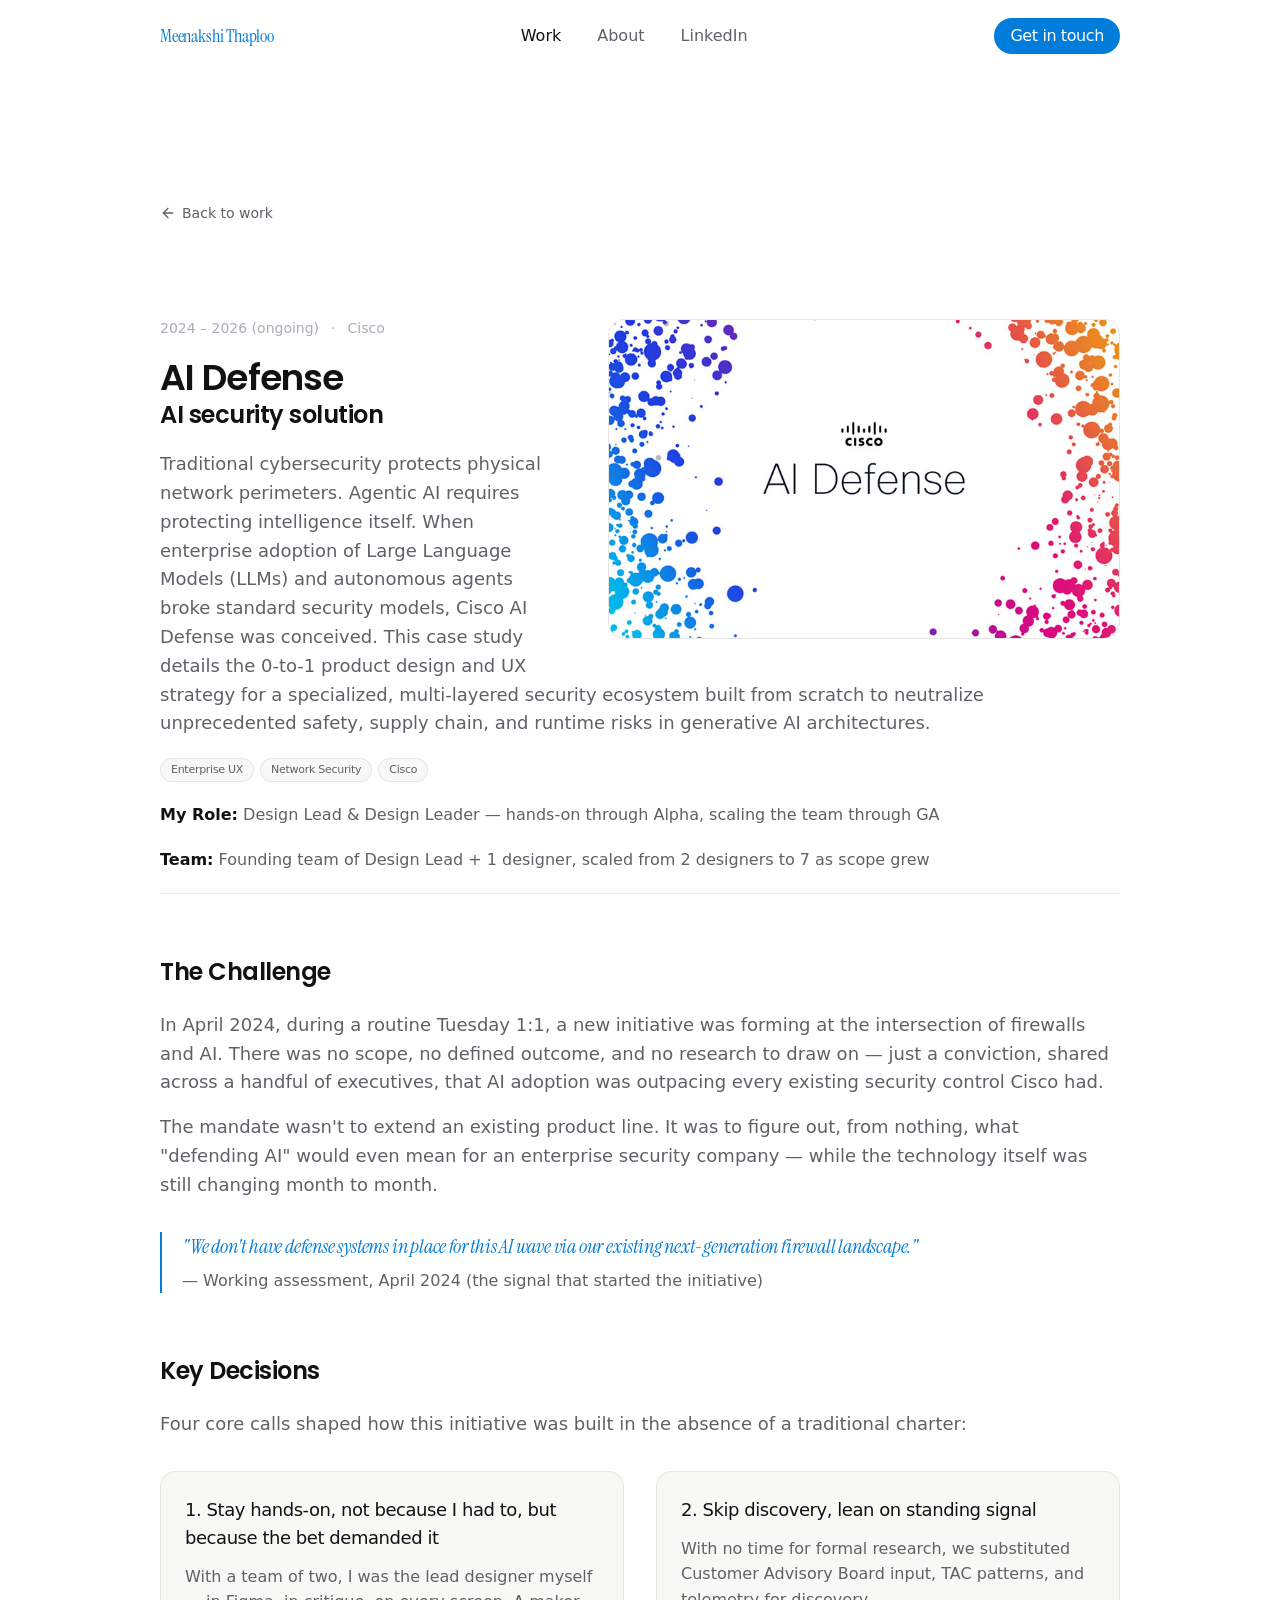
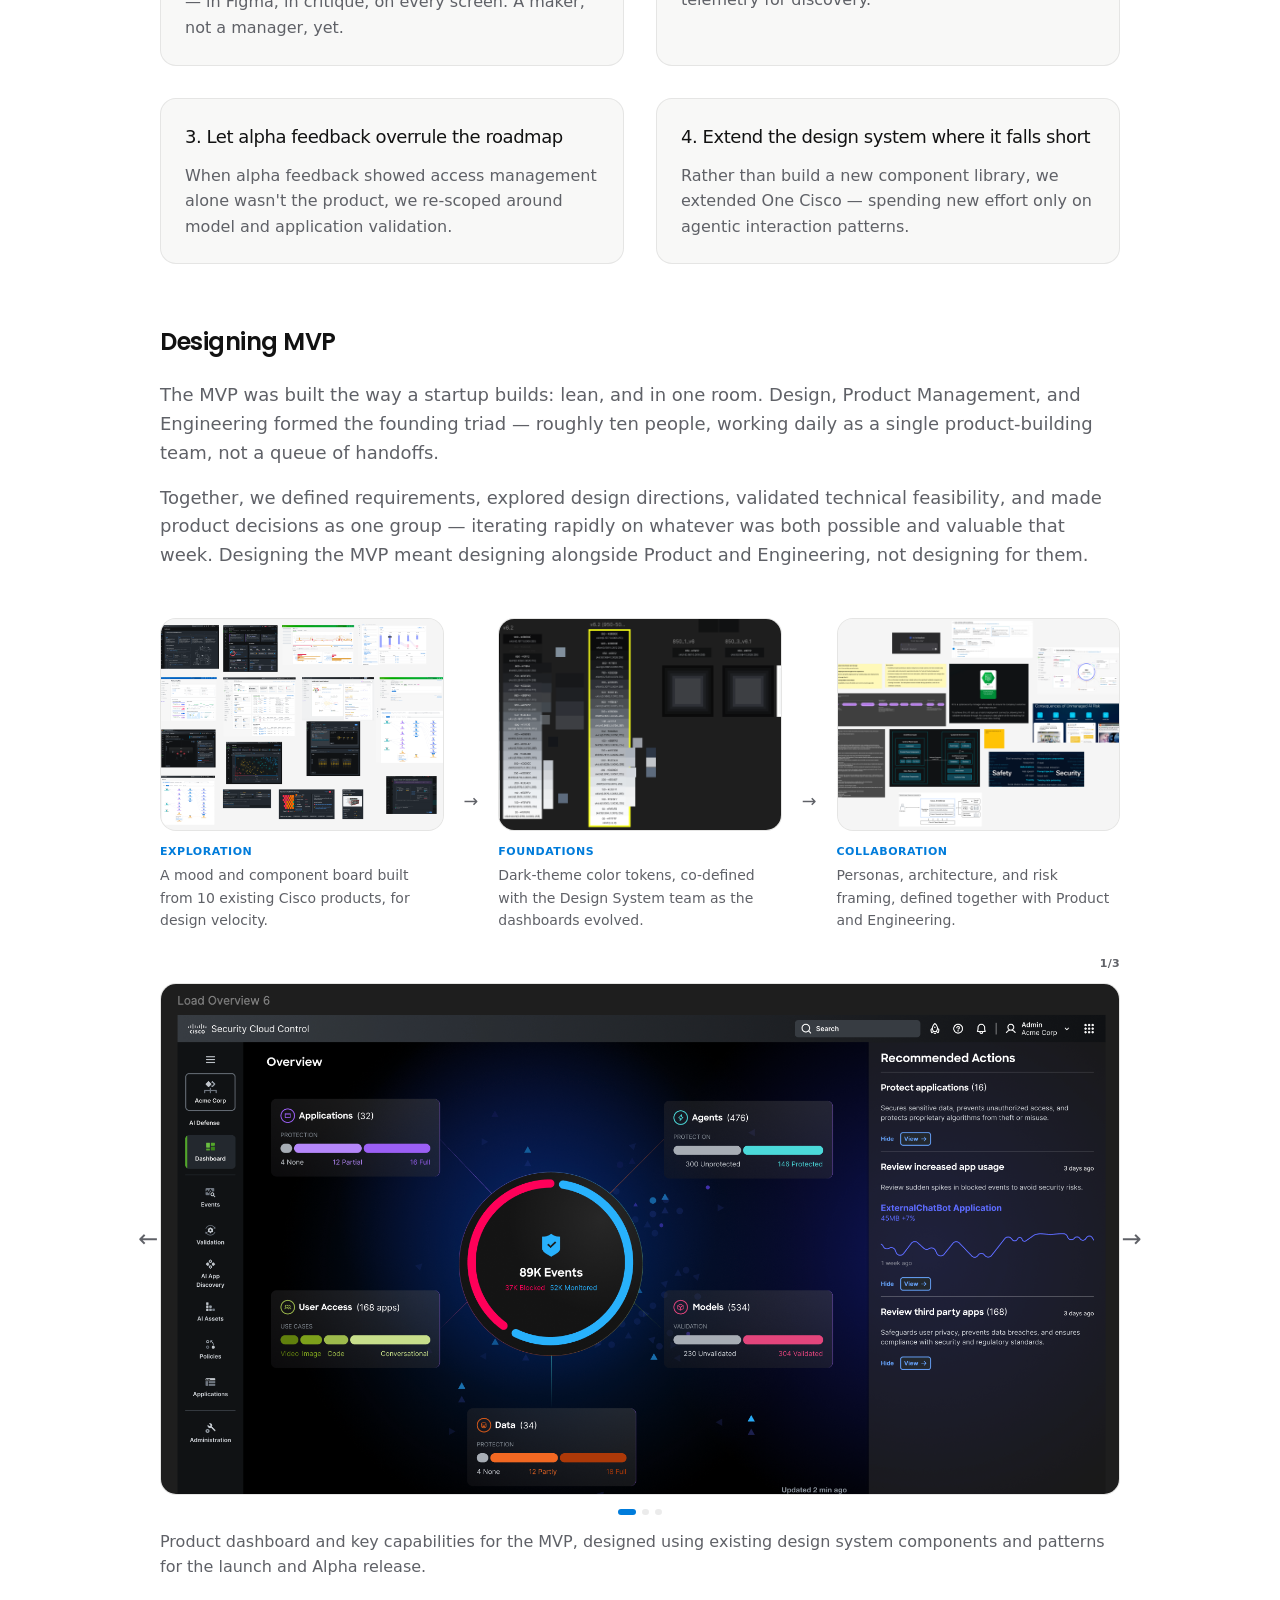
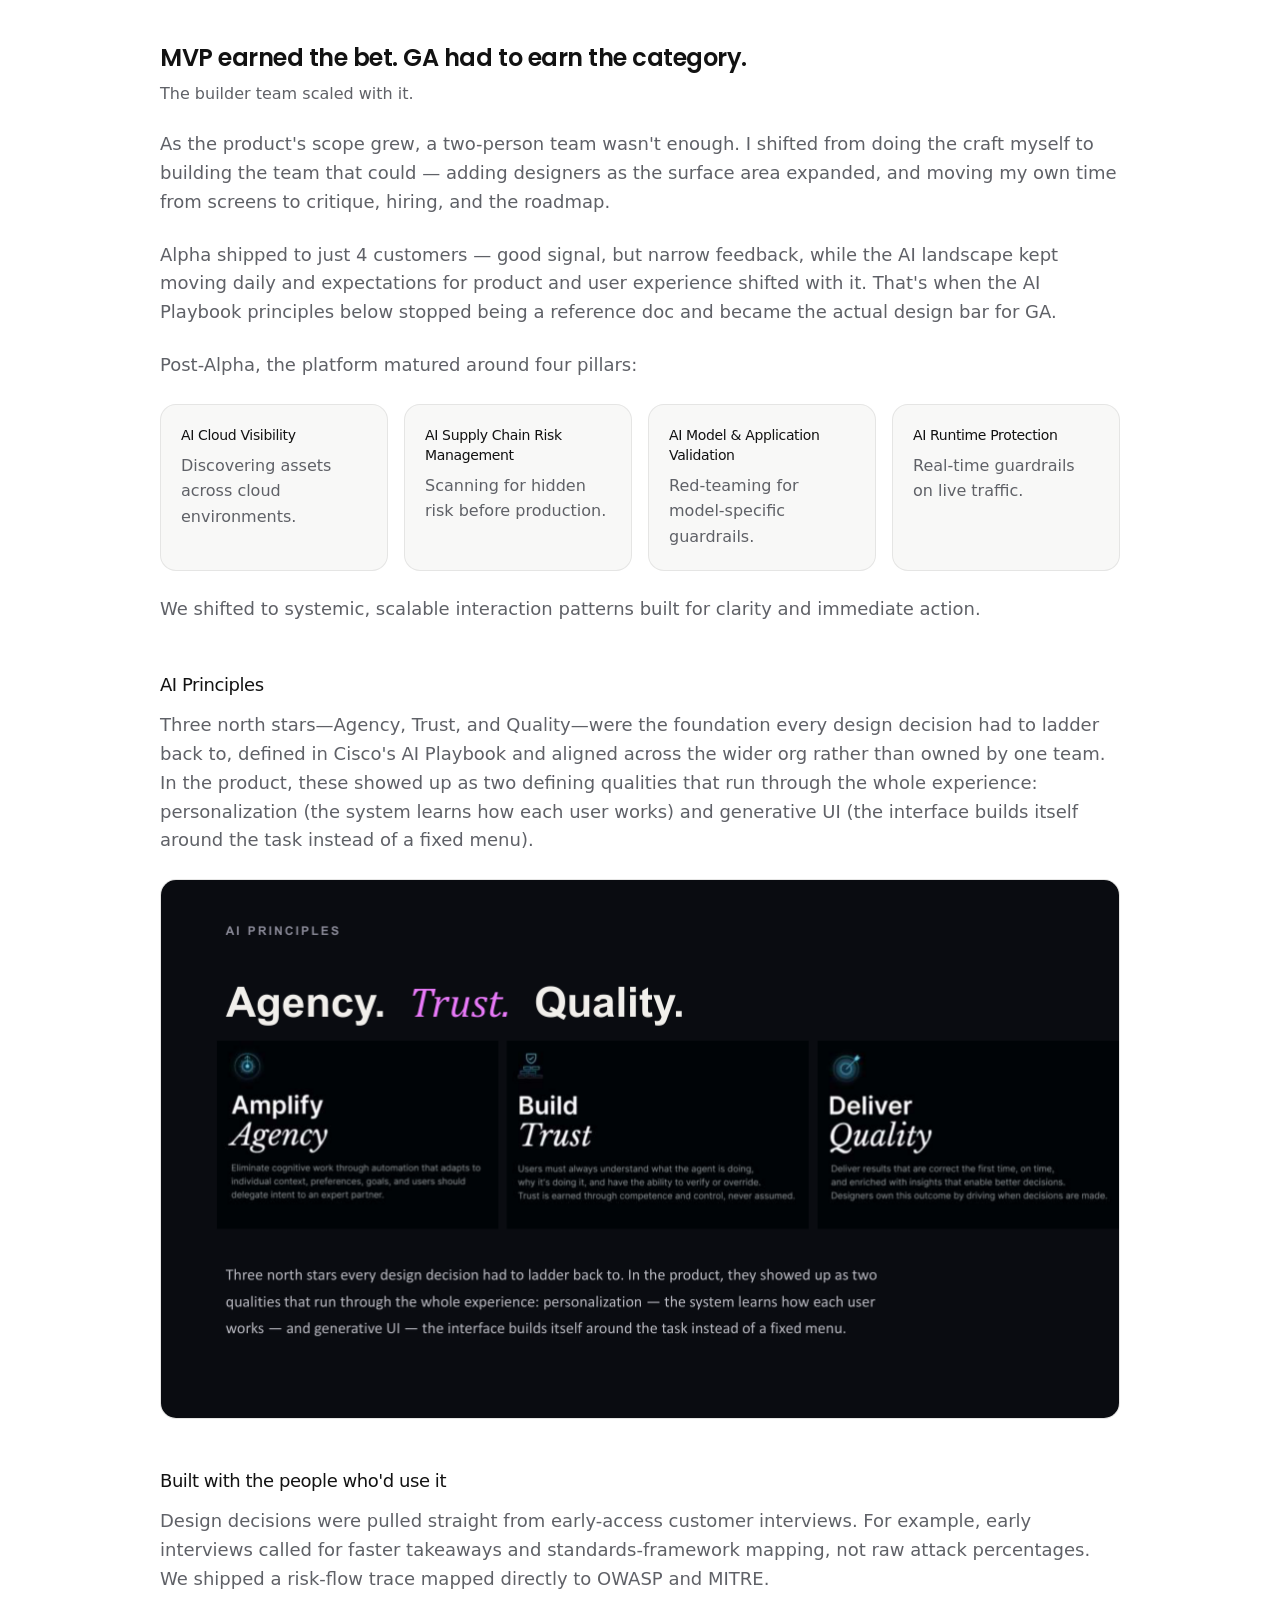
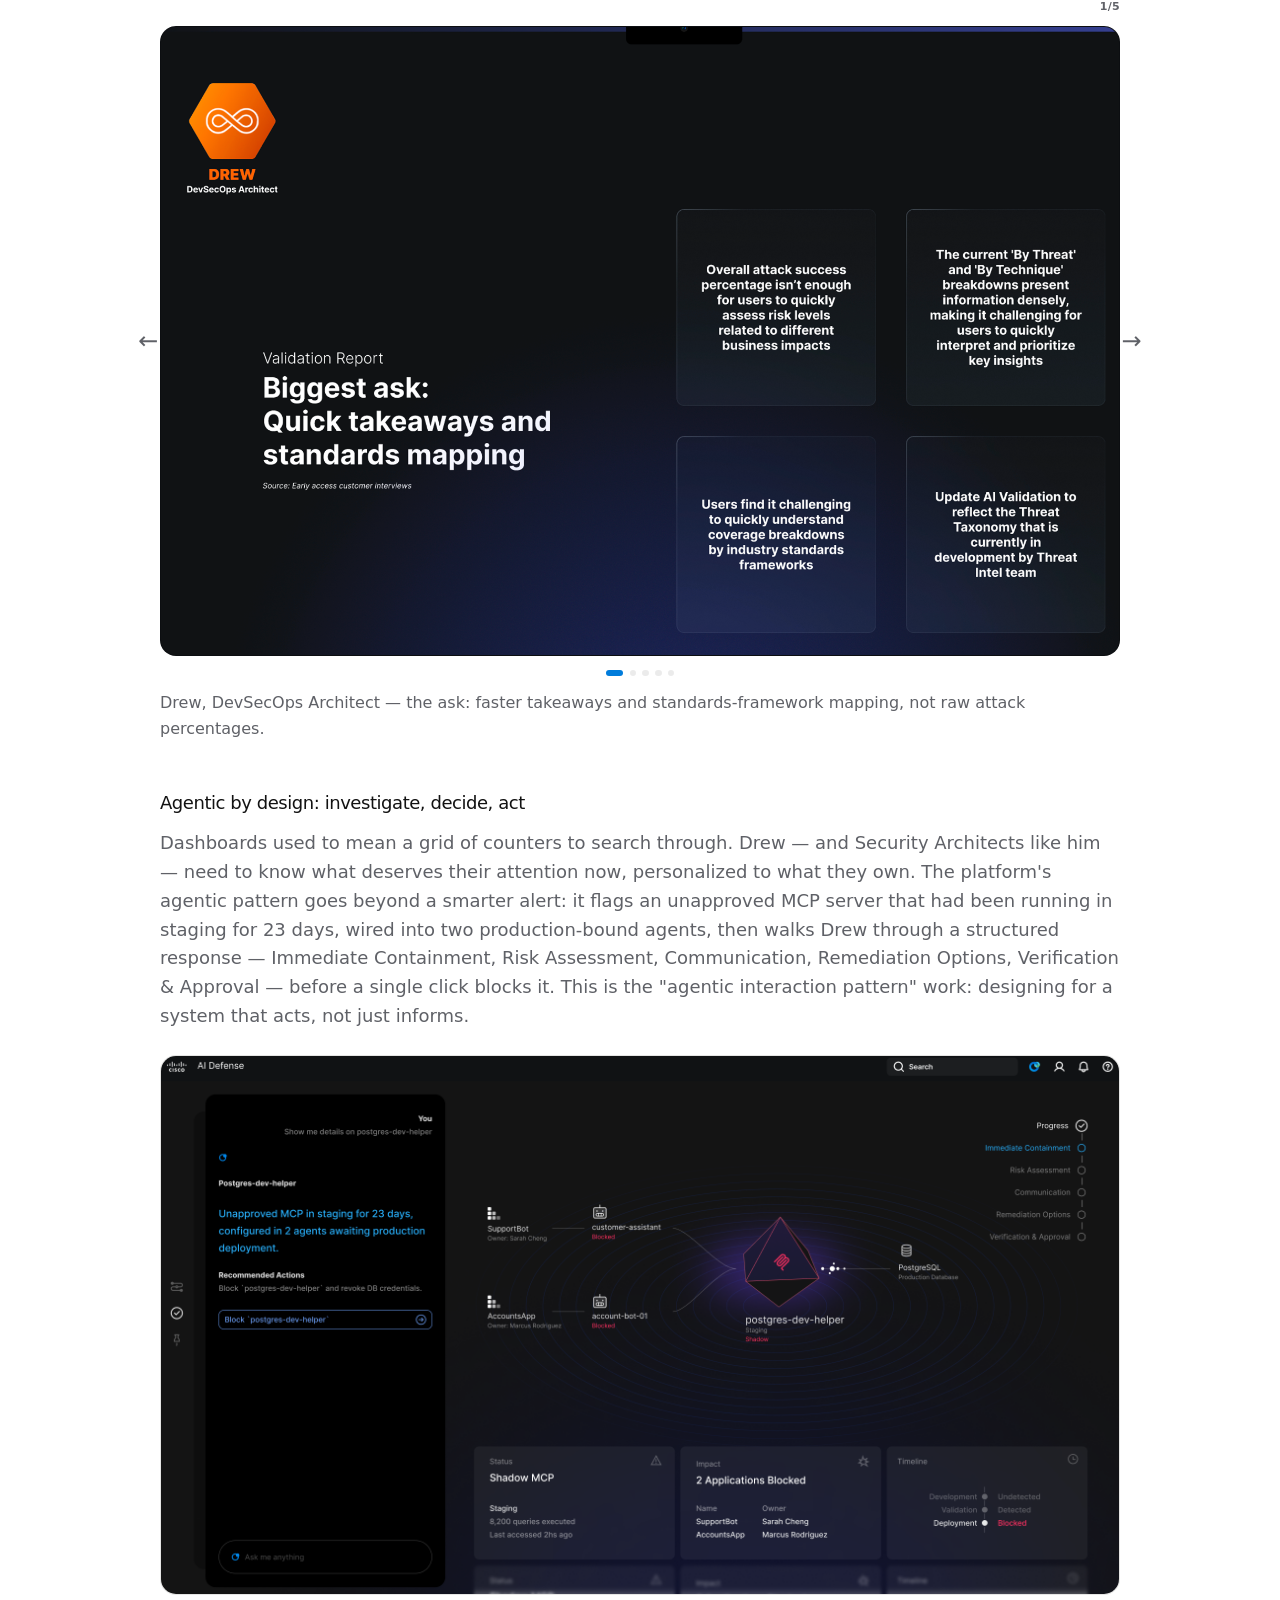
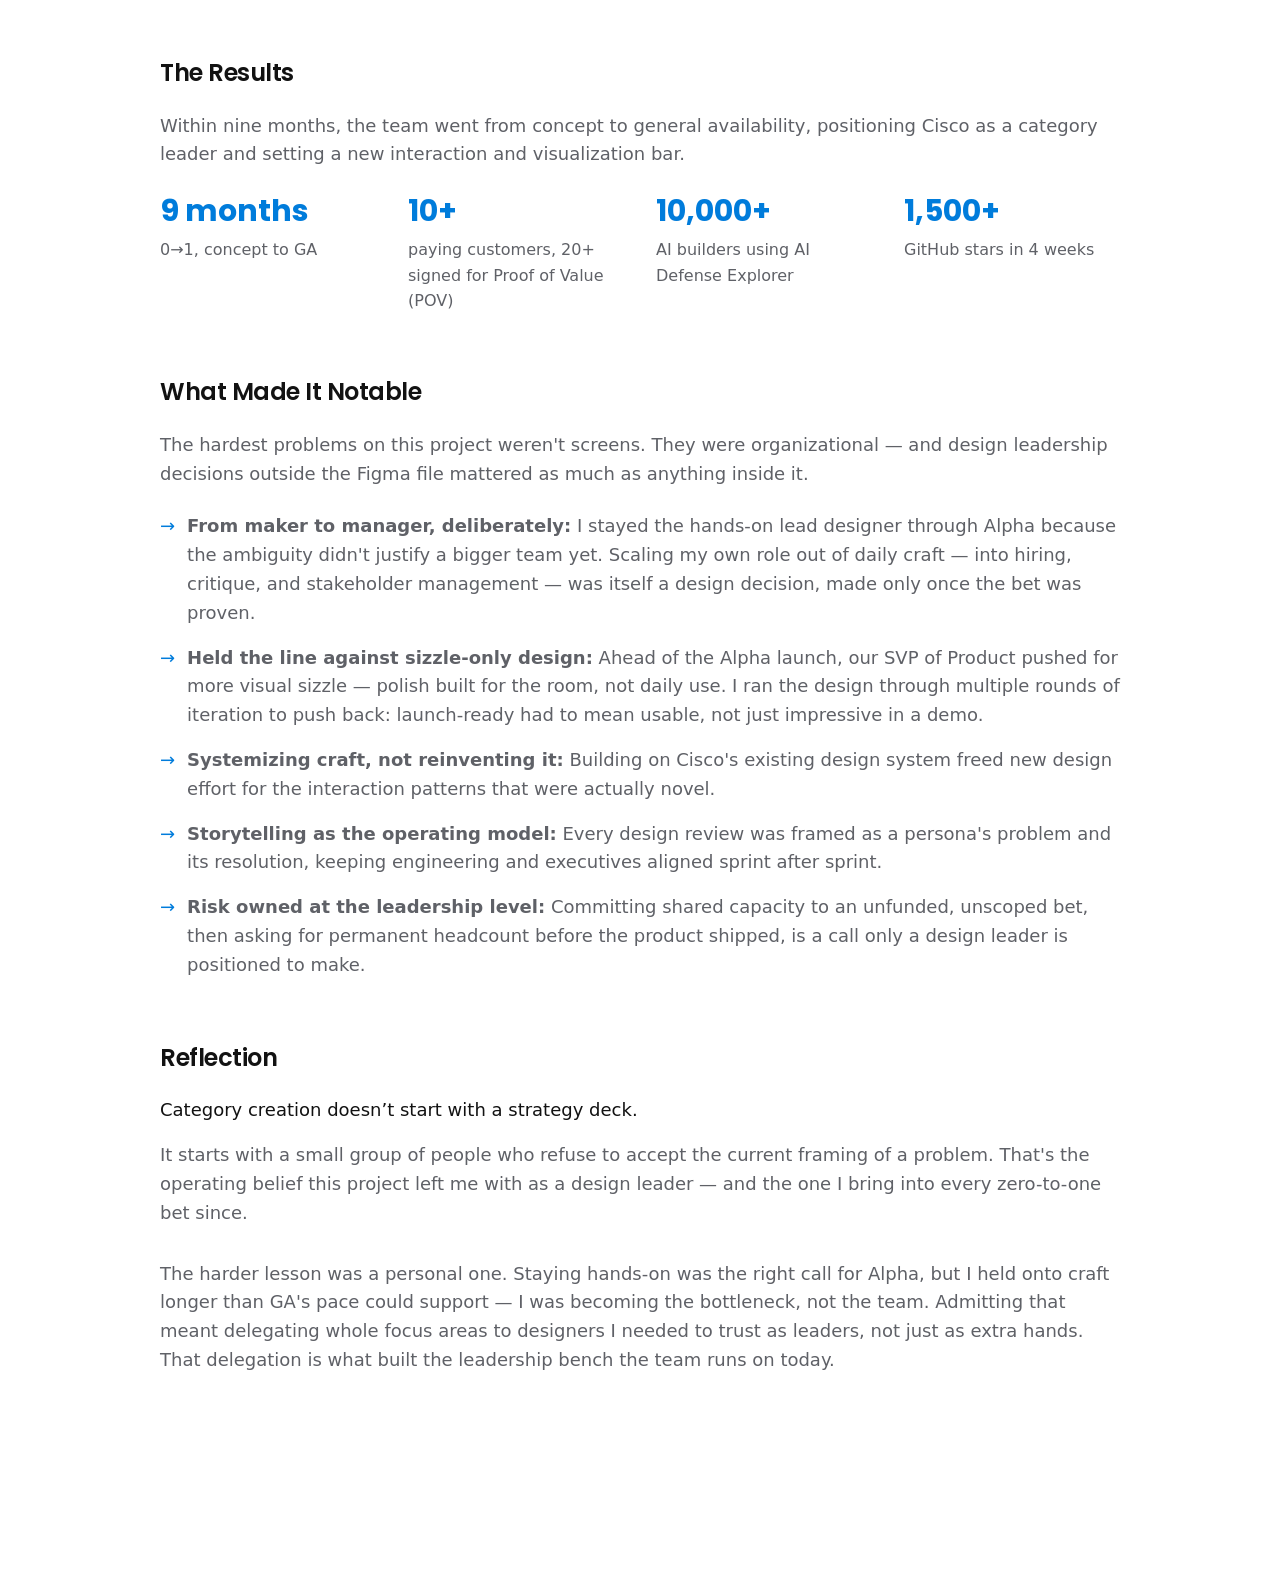
<file: work-01-02.html>
<!doctype html>
<html class="__variable_6bee3b __variable_1f5468" lang="en">
  <head>
    <meta charset="utf-8" />
    <meta content="width=device-width, initial-scale=1" name="viewport" />
    <link
      data-precedence="next"
      href="./media/css/style.css"
      rel="stylesheet" />
    <meta
      content="#FFFFFF"
      media="(prefers-color-scheme: light)"
      name="theme-color" />
    <meta
      content="#FFFFFF"
      media="(prefers-color-scheme: dark)"
      name="theme-color" />
    <title>Work · Meenakshi</title>
    <meta
      content="Selected case studies and product design work -enterprise UX, learning experience design, product, research, and explorations."
      name="description" />
    <meta content="Meenakshi" name="author" />
    <meta
      content="UX Designer,Product Designer,Portfolio,Case Studies"
      name="keywords" />
    <meta content="Meenakshi" name="creator" />
    <meta content="index, follow" name="robots" />
    <meta content="index, follow, max-image-preview:large" name="googlebot" />
    <meta content="Meenakshi - UX Designer" property="og:title" />
    <meta
      content="Portfolio of a UX designer crafting thoughtful, editorial product experiences."
      property="og:description" />
    <meta content="https://example.com" property="og:url" />
    <meta content="Studio - UX Portfolio" property="og:site_name" />
    <meta content="en_US" property="og:locale" />
    <meta content="https://example.com/og.png" property="og:image" />
    <meta content="1200" property="og:image:width" />
    <meta content="630" property="og:image:height" />
    <meta content="website" property="og:type" />
    <meta content="summary_large_image" name="twitter:card" />
    <meta content="Meenakshi - UX Designer" name="twitter:title" />
    <meta
      content="Portfolio of a UX designer crafting thoughtful, editorial product experiences."
      name="twitter:description" />
    <meta content="https://example.com/og.png" name="twitter:image" />
  
<style id="custom-work-layout">
/* Custom float layout for work projects */
.work-project-article {
    display: flex;
    flex-direction: column;
}
.work-project-image-wrapper {
    order: 2;
    margin-top: 2rem;
}
.work-project-text-wrapper {
    order: 1;
}
.work-project-text-wrapper > *:not(:first-child) {
    margin-top: 1.25rem;
}

@media (min-width: 768px) {
    .work-project-article {
        display: block;
    }
    .work-project-image-wrapper {
        float: right;
        width: 58.333333%;
        padding-left: 2.5rem;
        margin-top: 0;
        margin-bottom: 1.5rem;
        order: unset;
    }
    .work-project-text-wrapper {
        order: unset;
    }
}
@media (min-width: 1024px) {
    .work-project-image-wrapper {
        padding-left: 3rem;
    }
}

/* Polyfills: utility classes used on this page that the purged Tailwind
   bundle above never generated (the original build only emitted classes
   actually present in the source at build time). Values match Tailwind's
   default scale / this site's existing tokens. Same fix applied to
   work-01-01.html after the same bug was found there. */
.mb-2 { margin-bottom: .5rem; }
.mb-3 { margin-bottom: .75rem; }
.mb-8 { margin-bottom: 2rem; }
.mb-20 { margin-bottom: 5rem; }
.my-8 { margin-top: 2rem; margin-bottom: 2rem; }
.mr-3 { margin-right: .75rem; }
.list-none { list-style-type: none; }
@media (min-width: 768px) {
    .md\:grid-cols-4 { grid-template-columns: repeat(4, minmax(0, 1fr)); }
}

/* Results carousel — copied verbatim from work-01-01.html so both case
   studies share the same carousel look, spacing, and behavior. */
.carousel {
    position: relative;
    margin-top: 2rem;
}
.carousel-frame {
    border-radius: 1rem;
    overflow: hidden;
    border: 1px solid hsl(var(--border));
    background-color: hsl(var(--surface));
    aspect-ratio: 2000 / 1066;
    position: relative;
}
.carousel-slide {
    position: absolute;
    inset: 0;
    opacity: 0;
    visibility: hidden;
    transition: opacity .3s ease;
}
.carousel-slide.is-active {
    opacity: 1;
    visibility: visible;
}
.carousel-slide img {
    width: 100%;
    height: 100%;
    object-fit: cover;
    object-position: top;
    display: block;
}
.carousel-btn {
    position: absolute;
    top: 50%;
    transform: translateY(-50%);
    width: 1.75rem;
    height: 2.5rem;
    background: transparent;
    border: none;
    display: flex;
    align-items: center;
    justify-content: center;
    cursor: pointer;
    color: hsl(var(--muted-foreground));
    z-index: 5;
    font-size: 1.5rem;
    line-height: 1;
    padding: 0;
    transition: color .15s ease, transform .15s ease;
}
.carousel-btn:hover {
    color: hsl(var(--accent));
    transform: translateY(-50%) translateX(-2px);
}
.carousel-btn-next:hover {
    transform: translateY(-50%) translateX(2px);
}
.carousel-btn-prev { left: -1.6rem; }
.carousel-btn-next { right: -1.6rem; }
.carousel-counter {
    position: absolute;
    top: -1.75rem;
    right: 0;
    z-index: 5;
    color: hsl(var(--muted-foreground));
    font-size: 11px;
    font-weight: 600;
    letter-spacing: .03em;
}
.carousel-dots {
    display: flex;
    justify-content: center;
    gap: .4rem;
    margin-top: .85rem;
}
.carousel-dot {
    width: .4rem;
    height: .4rem;
    border-radius: 9999px;
    background: hsl(var(--border));
    cursor: pointer;
    border: none;
    padding: 0;
    transition: width .2s ease, background .2s ease;
}
.carousel-dot.is-active {
    background: hsl(var(--accent));
    width: 1.1rem;
}
.carousel-caption {
    margin-top: .85rem;
    font-size: 1rem;
    color: hsl(var(--muted-foreground));
}
/* Taller variant — scoped to individual carousels (e.g. the standards-
   mapping carousel below) so it doesn't affect the default aspect ratio
   used by other carousels on this page, like the MVP one above. This
   carousel's source images share one width but come in mixed heights, so
   the frame is sized to the most common (shortest-safe-margin) image and
   every slide crops from the bottom only via object-fit: cover — full
   native resolution, no upscaling, nothing trimmed off the top so the
   nav/tab chrome stays aligned slide to slide. The frame's fill color is
   sampled from the dark UI screenshots so any residual edge blends in. */
.carousel--tall .carousel-frame {
    aspect-ratio: 904 / 594;
    background-color: #0d0f12;
}
.carousel--tall .carousel-slide img {
    object-fit: cover;
    object-position: center top;
}
/* One slide (GA-AD-02, "Overview") is a taller, narrower-aspect screen
   whose bottom half — the standards-mapping panel the caption calls out
   — would be exactly what a bottom crop removes. It switches back to
   contain instead, so the whole image shows at native resolution with a
   small pillarboxed margin on the sides rather than losing that content.
   (Selector matches the base rule's specificity so it wins on source
   order — a plain `.carousel-slide--fit-contain img` would lose to
   `.carousel--tall .carousel-slide img` above despite coming later.) */
.carousel--tall .carousel-slide--fit-contain img {
    object-fit: contain;
}

/* MVP design groundwork — a single, non-wrapping horizontal row telling
   the exploration-to-MVP story in images instead of paragraphs. */
.mvp-groundwork-row {
    display: flex;
    flex-wrap: nowrap;
    align-items: stretch;
    gap: 1.25rem;
    overflow-x: auto;
    padding-bottom: .25rem;
}
.mvp-groundwork-item {
    flex: 1 1 0;
    min-width: 220px;
}
.mvp-groundwork-frame {
    border-radius: 1rem;
    overflow: hidden;
    border: 1px solid hsl(var(--border));
    background-color: hsl(var(--surface));
    aspect-ratio: 4 / 3;
    position: relative;
}
.mvp-groundwork-frame img {
    width: 100%;
    height: 100%;
    object-fit: cover;
    display: block;
}
.mvp-groundwork-label {
    margin-top: .75rem;
    font-size: 11px;
    font-weight: 600;
    letter-spacing: .05em;
    text-transform: uppercase;
    color: hsl(var(--accent));
}
.mvp-groundwork-caption {
    margin-top: .25rem;
    font-size: .875rem;
    color: hsl(var(--muted-foreground));
}
.mvp-groundwork-arrow {
    flex: 0 0 auto;
    display: flex;
    align-items: center;
    justify-content: center;
    padding-top: 3.25rem;
    color: hsl(var(--muted-foreground));
    font-size: 1.1rem;
}
@media (max-width: 640px) {
    .mvp-groundwork-arrow { display: none; }
}

/* Quote styling, matched to work-01-01.html so pull-quotes read the same
   size across both case studies. */
.quote-sm {
    font-family: var(--font-serif), Georgia, serif;
    font-size: 1.25rem;
    line-height: 1.4;
    letter-spacing: -.01em;
    font-weight: 400;
    font-style: italic;
    color: hsl(var(--accent));
}
</style>
</head>
  <body class="min-h-screen bg-background text-foreground">
    <a
      class="sr-only focus:not-sr-only focus:fixed focus:left-4 focus:top-4 focus:z-50 focus:rounded-md focus:bg-foreground focus:px-3 focus:py-2 focus:text-body-sm focus:text-white"
      href="./index.html#main">
      Skip to content
    </a>
    <header
      class="sticky top-0 z-40 w-full transition-all duration-300 border-b border-transparent bg-background">
      <div
        class="mx-auto w-full px-8 sm:px-12 lg:px-16 xl:px-20 max-w-container flex h-16 items-center justify-between md:h-[72px]">
        <div class="relative">
          <a
            aria-describedby="logo-tooltip"
            aria-label="Meenakshi - home"
            class="group flex items-center"
            href="./index.html">
            <span
              class="select-none transition-transform duration-500 group-hover:scale-[1.03]"
              style="display: inline-block; font-family: var(--font-serif), Georgia, serif; font-style: normal; font-weight: 500; font-size: clamp(1rem, 1.6vw, 1.125rem); line-height: 1; letter-spacing: -0.01em; color: hsl(var(--accent));"
            >Meenakshi Thaploo</span>
          </a>
        </div>
        <nav aria-label="Primary" class="hidden items-center gap-1 md:flex">
          <a
            aria-current="page"
            class="relative rounded-full px-4 py-2 type-ui transition-colors hover:text-accent text-foreground"
            href="./work.html">
            Work
          </a>
          <a
            class="relative rounded-full px-4 py-2 type-ui transition-colors hover:text-accent text-muted-foreground"
            href="./about.html">
            About
          </a>
          <a
            aria-label="LinkedIn - opens in a new tab"
            class="relative rounded-full px-4 py-2 type-ui text-muted-foreground transition-colors hover:text-accent"
            href="https://www.linkedin.com/in/meenakshi-thaploo-69605a5/"
            rel="noopener noreferrer"
            target="_blank">
            LinkedIn
          </a>
        </nav>
        <div class="flex items-center gap-2">
          <a
            class="items-center justify-center gap-2 whitespace-nowrap font-medium tracking-tight ring-offset-background transition-all focus-visible:outline-none focus-visible:ring-2 focus-visible:ring-ring/40 focus-visible:ring-offset-2 disabled:pointer-events-none disabled:opacity-50 [&amp;_svg]:size-4 [&amp;_svg]:shrink-0 bg-accent text-white hover:bg-accent/90 hover:text-white active:bg-accent/85 h-9 rounded-full px-4 text-base !text-white hidden md:inline-flex"
            href="./index.html#get-in-touch">
            Get in touch
          </a>
          <button
            aria-controls="mobile-nav"
            aria-expanded="false"
            aria-label="Open menu"
            class="inline-flex size-10 items-center justify-center rounded-full text-foreground hover:bg-surface md:hidden"
            type="button">
            <svg
              class="lucide lucide-menu size-5"
              fill="none"
              height="24"
              stroke="currentColor"
              stroke-linecap="round"
              stroke-linejoin="round"
              stroke-width="2"
              viewbox="0 0 24 24"
              width="24"
              xmlns="http://www.w3.org/2000/svg">
              <line x1="4" x2="20" y1="12" y2="12"></line>
              <line x1="4" x2="20" y1="6" y2="6"></line>
              <line x1="4" x2="20" y1="18" y2="18"></line>
            </svg>
          </button>
        </div>
      </div>
      <div id="mobile-nav" class="hidden absolute top-full left-0 w-full bg-background border-b border-border flex-col py-4 px-8 shadow-lg z-50 md:hidden">
        <a class="py-3 text-base font-medium text-foreground hover:text-accent transition-colors" href="./work.html">Work</a>
        <a class="py-3 text-base font-medium text-foreground hover:text-accent transition-colors" href="./about.html">About</a>
        <a class="py-3 text-base font-medium text-foreground hover:text-accent transition-colors" href="https://www.linkedin.com/in/meenakshi-thaploo-69605a5/" rel="noopener noreferrer" target="_blank">LinkedIn</a>
        <a class="py-3 text-base font-medium text-foreground hover:text-accent transition-colors" href="./index.html#get-in-touch">Get in touch</a>
      </div>
    </header>
    <main class="relative" id="main">
      <section class="section">
        <div class="mx-auto w-full px-8 sm:px-12 lg:px-16 xl:px-20 max-w-container">
          <a
            class="group inline-flex items-center gap-1.5 text-sm text-muted-foreground transition-colors hover:text-foreground mb-12"
            href="./work.html">
            <svg
              aria-hidden="true"
              class="lucide lucide-arrow-left size-4 transition-transform duration-300 group-hover:-translate-x-0.5"
              fill="none"
              height="24"
              stroke="currentColor"
              stroke-linecap="round"
              stroke-linejoin="round"
              stroke-width="2"
              viewbox="0 0 24 24"
              width="24"
              xmlns="http://www.w3.org/2000/svg">
              <path d="m12 19-7-7 7-7"></path>
              <path d="M19 12H5"></path>
            </svg>
            <span class="link-underline">Back to work</span>
          </a>
          <div class="mt-12 flex flex-col gap-24 sm:gap-28 md:gap-32">
            <!-- Work Details Page -->
            <div class="">
              <article class="work-project-article group">
                <div class="work-project-image-wrapper min-w-0">
                  <div class="relative isolate overflow-hidden rounded-2xl">
                    <div
                      class="overflow-hidden transition-transform duration-700 ease-out group-hover:scale-[1.015]"
                    >
                      <div
                        class="relative w-full overflow-hidden rounded-2xl border border-border bg-surface aspect-[16/10] transition-colors duration-300 group-hover:border-foreground/15"
                      >
                        <img
                          alt="AI Defense · AI security solution"
                          class="object-cover"
                          data-nimg="fill"
                          decoding="async"
                          loading="lazy"
                          sizes="(min-width: 1024px) 50vw, (min-width: 768px) 50vw, 100vw"
                          src="./media/images/work-01-02.jpg"
                          srcset="
                            ./media/images/work-01-02.jpg  384w,
                            ./media/images/work-01-02.jpg  640w,
                            ./media/images/work-01-02.jpg  750w,
                            ./media/images/work-01-02.jpg  828w,
                            ./media/images/work-01-02.jpg 1080w,
                            ./media/images/work-01-02.jpg 1200w,
                            ./media/images/work-01-02.jpg 1920w,
                            ./media/images/work-01-02.jpg 2048w,
                            ./media/images/work-01-02.jpg 3840w
                          "
                          style="
                            position: absolute;
                            height: 100%;
                            width: 100%;
                            left: 0;
                            top: 0;
                            right: 0;
                            bottom: 0;
                            color: transparent;
                          "
                        />
                      </div>
                    </div>
                  </div>
                </div>
                <div class="work-project-text-wrapper">
                  <div class="flex items-center gap-3 type-metadata">
                    <span>2024 &ndash; 2026 (ongoing)</span>
                    <span aria-hidden="true" class="text-foreground/30">·</span>
                    <span>Cisco</span>
                  </div>
                  <h3 class="min-w-0 max-w-full tracking-tight">
                    <span class="type-project-title block">AI Defense</span>
                    <span
                      class="mt-1 block font-display text-base font-semibold tracking-tight text-foreground sm:text-section-heading"
                    >
                      AI security solution
                    </span>
                  </h3>
                  <p class="max-w-full type-body text-pretty">
                    Traditional cybersecurity protects physical network
                    perimeters. Agentic AI requires protecting intelligence
                    itself. When enterprise adoption of Large Language Models
                    (LLMs) and autonomous agents broke standard security models,
                    Cisco AI Defense was conceived. This case study details the
                    0-to-1 product design and UX strategy for a specialized,
                    multi-layered security ecosystem built from scratch to
                    neutralize unprecedented safety, supply chain, and runtime
                    risks in generative AI architectures.
                  </p>
                  <ul
                    aria-label="Project tags"
                    class="mt-1 flex flex-wrap gap-1.5"
                  >
                    <li
                      class="rounded-full border border-border bg-surface px-2.5 py-0.5 text-[11px] tracking-tight text-muted-foreground"
                    >
                      Enterprise UX
                    </li>
                    <li
                      class="rounded-full border border-border bg-surface px-2.5 py-0.5 text-[11px] tracking-tight text-muted-foreground"
                    >
                      Network Security
                    </li>
                    <li
                      class="rounded-full border border-border bg-surface px-2.5 py-0.5 text-[11px] tracking-tight text-muted-foreground"
                    >
                      Cisco
                    </li>
                  </ul>
                  <div class="mt-3 type-body-sm text-muted-foreground">
                    <span class="font-semibold text-foreground">My Role:</span> Design Lead &amp; Design Leader &mdash; hands-on through Alpha, scaling the team through GA
                  </div>
                  <div class="mt-1 type-body-sm text-muted-foreground">
                    <span class="font-semibold text-foreground">Team:</span> Founding team of Design Lead + 1 designer, scaled from 2 designers to 7 as scope grew
                  </div>
                </div>
                
                <div style="clear: both;"></div>
              </article>
            </div>
          </div>

          <div aria-hidden="true" class="hairline mb-16 mt-5"></div>

          <div class="case-study-content">
            <section class="mt-16">
              <h2 class="type-section-heading mb-6">The Challenge</h2>
              <p class="type-body mb-4">
                In April 2024, during a routine Tuesday 1:1, a new initiative was forming at the intersection of firewalls and AI. There was no scope, no defined outcome, and no research to draw on &mdash; just a conviction, shared across a handful of executives, that AI adoption was outpacing every existing security control Cisco had.
              </p>
              <p class="type-body mb-8">
                The mandate wasn't to extend an existing product line. It was to figure out, from nothing, what "defending AI" would even mean for an enterprise security company &mdash; while the technology itself was still changing month to month.
              </p>
              <blockquote class="border-l-2 border-accent pl-5 my-8 mt-8">
                <p class="quote-sm mb-2">"We don't have defense systems in place for this AI wave via our existing next-generation firewall landscape."</p>
                <footer class="type-body-sm">— Working assessment, April 2024 (the signal that started the initiative)</footer>
              </blockquote>
            </section>

            <section class="mt-16">
              <h2 class="type-section-heading mb-6">Key Decisions</h2>
              <p class="type-body mb-8">Four core calls shaped how this initiative was built in the absence of a traditional charter:</p>
              
              <div class="grid grid-cols-1 md:grid-cols-2 gap-8 mb-8 mt-8">
                <div class="rounded-2xl border border-border bg-surface p-6">
                  <h3 class="type-ui text-lg mb-3">1. Stay hands-on, not because I had to, but because the bet demanded it</h3>
                  <p class="type-body-sm text-muted-foreground">With a team of two, I was the lead designer myself &mdash; in Figma, in critique, on every screen. A maker, not a manager, yet.</p>
                </div>
                <div class="rounded-2xl border border-border bg-surface p-6">
                  <h3 class="type-ui text-lg mb-3">2. Skip discovery, lean on standing signal</h3>
                  <p class="type-body-sm text-muted-foreground">With no time for formal research, we substituted Customer Advisory Board input, TAC patterns, and telemetry for discovery.</p>
                </div>
                <div class="rounded-2xl border border-border bg-surface p-6">
                  <h3 class="type-ui text-lg mb-3">3. Let alpha feedback overrule the roadmap</h3>
                  <p class="type-body-sm text-muted-foreground">When alpha feedback showed access management alone wasn't the product, we re-scoped around model and application validation.</p>
                </div>
                <div class="rounded-2xl border border-border bg-surface p-6">
                  <h3 class="type-ui text-lg mb-3">4. Extend the design system where it falls short</h3>
                  <p class="type-body-sm text-muted-foreground">Rather than build a new component library, we extended One Cisco &mdash; spending new effort only on agentic interaction patterns.</p>
                </div>
              </div>
            </section>

            <section class="mt-16">
              <h2 class="type-section-heading mb-6">Designing MVP</h2>
              <p class="type-body mb-4">
                The MVP was built the way a startup builds: lean, and in one room. Design, Product Management, and Engineering formed the founding triad &mdash; roughly ten people, working daily as a single product-building team, not a queue of handoffs.
              </p>
              <p class="type-body mb-12">
                Together, we defined requirements, explored design directions, validated technical feasibility, and made product decisions as one group &mdash; iterating rapidly on whatever was both possible and valuable that week. Designing the MVP meant designing alongside Product and Engineering, not designing for them.
              </p>

              <div class="mvp-groundwork-row mb-12">
                <div class="mvp-groundwork-item">
                  <div class="mvp-groundwork-frame">
                    <img src="./media/work-01-02/mvp-groundwork-exploration.png" alt="Mood board of dashboard variants pulled from ten existing Cisco products" />
                  </div>
                  <div class="mvp-groundwork-label">Exploration</div>
                  <p class="mvp-groundwork-caption">A mood and component board built from 10 existing Cisco products, for design velocity.</p>
                </div>
                <div class="mvp-groundwork-arrow" aria-hidden="true">&rarr;</div>
                <div class="mvp-groundwork-item">
                  <div class="mvp-groundwork-frame">
                    <img src="./media/work-01-02/mvp-groundwork-foundations.png" alt="Dark theme color token palette iterations" />
                  </div>
                  <div class="mvp-groundwork-label">Foundations</div>
                  <p class="mvp-groundwork-caption">Dark-theme color tokens, co-defined with the Design System team as the dashboards evolved.</p>
                </div>
                <div class="mvp-groundwork-arrow" aria-hidden="true">&rarr;</div>
                <div class="mvp-groundwork-item">
                  <div class="mvp-groundwork-frame">
                    <img src="./media/work-01-02/mvp-groundwork-collaboration.png" alt="Persona, hybrid architecture, and risk framing worked out jointly with Product and Engineering" />
                  </div>
                  <div class="mvp-groundwork-label">Collaboration</div>
                  <p class="mvp-groundwork-caption">Personas, architecture, and risk framing, defined together with Product and Engineering.</p>
                </div>
              </div>

              <div class="carousel" data-carousel>
                <div class="carousel-frame">
                  <div class="carousel-slide is-active" data-caption="Product dashboard and key capabilities for the MVP, designed using existing design system components and patterns for the launch and Alpha release.">
                    <img src="./media/work-01-02/mvp-screen-overview.png" alt="MVP overview dashboard showing AI assets, agents, applications, and data usage" />
                  </div>
                  <div class="carousel-slide" data-caption="Product dashboard and key capabilities for the MVP, designed using existing design system components and patterns for the launch and Alpha release.">
                    <img src="./media/work-01-02/mvp-screen-validation-list.png" alt="MVP validation test list view" />
                  </div>
                  <div class="carousel-slide" data-caption="Product dashboard and key capabilities for the MVP, designed using existing design system components and patterns for the launch and Alpha release.">
                    <img src="./media/work-01-02/mvp-screen-validation-detail.png" alt="MVP validation test detail view with threat breakdown" />
                  </div>
                </div>
                <button type="button" class="carousel-btn carousel-btn-prev" aria-label="Previous slide">&larr;</button>
                <button type="button" class="carousel-btn carousel-btn-next" aria-label="Next slide">&rarr;</button>
                <div class="carousel-counter"><span class="carousel-counter-current">1</span>/3</div>
              </div>
              <div class="carousel-dots" data-carousel-dots>
                <button type="button" class="carousel-dot is-active" aria-label="Slide 1"></button>
                <button type="button" class="carousel-dot" aria-label="Slide 2"></button>
                <button type="button" class="carousel-dot" aria-label="Slide 3"></button>
              </div>
              <p class="carousel-caption" data-carousel-caption>
                Product dashboard and key capabilities for the MVP, designed using existing design system components and patterns for the launch and Alpha release.
              </p>
            </section>

            <section class="mt-16">
              <h2 class="type-section-heading mb-2">MVP earned the bet. GA had to earn the category.</h2>
              <p class="type-body-sm text-muted-foreground mb-6">The builder team scaled with it.</p>
              <p class="type-body mb-6">
                As the product's scope grew, a two-person team wasn't enough. I shifted from doing the craft myself to building the team that could &mdash; adding designers as the surface area expanded, and moving my own time from screens to critique, hiring, and the roadmap.
              </p>
              <p class="type-body mb-6">
                Alpha shipped to just 4 customers &mdash; good signal, but narrow feedback, while the AI landscape kept moving daily and expectations for product and user experience shifted with it. That's when the AI Playbook principles below stopped being a reference doc and became the actual design bar for GA.
              </p>
              <p class="type-body mb-6">
                Post-Alpha, the platform matured around four pillars:
              </p>
              <div class="grid grid-cols-2 md:grid-cols-4 gap-4 mb-6">
                <div class="rounded-2xl border border-border bg-surface p-5">
                  <h4 class="type-ui text-sm mb-2">AI Cloud Visibility</h4>
                  <p class="type-body-sm text-muted-foreground">Discovering assets across cloud environments.</p>
                </div>
                <div class="rounded-2xl border border-border bg-surface p-5">
                  <h4 class="type-ui text-sm mb-2">AI Supply Chain Risk Management</h4>
                  <p class="type-body-sm text-muted-foreground">Scanning for hidden risk before production.</p>
                </div>
                <div class="rounded-2xl border border-border bg-surface p-5">
                  <h4 class="type-ui text-sm mb-2">AI Model &amp; Application Validation</h4>
                  <p class="type-body-sm text-muted-foreground">Red-teaming for model-specific guardrails.</p>
                </div>
                <div class="rounded-2xl border border-border bg-surface p-5">
                  <h4 class="type-ui text-sm mb-2">AI Runtime Protection</h4>
                  <p class="type-body-sm text-muted-foreground">Real-time guardrails on live traffic.</p>
                </div>
              </div>
              <p class="type-body mb-12">
                We shifted to systemic, scalable interaction patterns built for clarity and immediate action.
              </p>

              <div class="mb-12">
                <h3 class="type-ui text-lg mb-3">AI Principles</h3>
                <p class="type-body mb-6">
                  Three north stars—Agency, Trust, and Quality—were the foundation every design decision had to ladder back to, defined in Cisco's AI Playbook and aligned across the wider org rather than owned by one team. In the product, these showed up as two defining qualities that run through the whole experience: personalization (the system learns how each user works) and generative UI (the interface builds itself around the task instead of a fixed menu).
                </p>
                <div class="rounded-2xl border border-border overflow-hidden bg-surface aspect-[16/9] relative">
                  <img src="./media/work-01-02/ai-principles.png" alt="AI Principles: Agency, Trust, Quality" class="object-cover absolute inset-0 size-full" />
                </div>
              </div>

              <div class="mb-12">
                <h3 class="type-ui text-lg mb-3">Built with the people who'd use it</h3>
                <p class="type-body mb-6">Design decisions were pulled straight from early-access customer interviews. For example, early interviews called for faster takeaways and standards-framework mapping, not raw attack percentages. We shipped a risk-flow trace mapped directly to OWASP and MITRE.</p>
                <div class="carousel carousel--tall" data-carousel>
                  <div class="carousel-frame">
                    <div class="carousel-slide is-active" data-caption="Drew, DevSecOps Architect &mdash; the ask: faster takeaways and standards-framework mapping, not raw attack percentages.">
                      <img src="./media/work-01-02/GA-AD-01.png" alt="Customer feedback: biggest ask was quick takeaways and standards mapping" />
                    </div>
                    <div class="carousel-slide carousel-slide--fit-contain" data-caption="Shipped: technique scores and OWASP standards mapping surfaced at a glance.">
                      <img src="./media/work-01-02/GA-AD-02.png" alt="Validation overview with technique scores and OWASP standards mapping" />
                    </div>
                    <div class="carousel-slide" data-caption="Mapped directly to MITRE ATLAS &mdash; attack success broken down by adversary tactic.">
                      <img src="./media/work-01-02/GA-AD-03.png" alt="Validation standards view mapped to MITRE ATLAS" />
                    </div>
                    <div class="carousel-slide" data-caption="Deep dive &mdash; technique-level detail without leaving the standards frame.">
                      <img src="./media/work-01-02/GA-AD-04.png" alt="Validation deep dive showing technique breakdown by percentage" />
                    </div>
                    <div class="carousel-slide" data-caption="Drilling further &mdash; each technique traces down to the specific procedure and content type behind it.">
                      <img src="./media/work-01-02/GA-AD-05.png" alt="Validation deep dive node map tracing a technique down to procedure and content type" />
                    </div>
                  </div>
                  <button type="button" class="carousel-btn carousel-btn-prev" aria-label="Previous slide">&larr;</button>
                  <button type="button" class="carousel-btn carousel-btn-next" aria-label="Next slide">&rarr;</button>
                  <div class="carousel-counter"><span class="carousel-counter-current">1</span>/5</div>
                </div>
                <div class="carousel-dots" data-carousel-dots>
                  <button type="button" class="carousel-dot is-active" aria-label="Slide 1"></button>
                  <button type="button" class="carousel-dot" aria-label="Slide 2"></button>
                  <button type="button" class="carousel-dot" aria-label="Slide 3"></button>
                  <button type="button" class="carousel-dot" aria-label="Slide 4"></button>
                  <button type="button" class="carousel-dot" aria-label="Slide 5"></button>
                </div>
                <p class="carousel-caption" data-carousel-caption>
                  Drew, DevSecOps Architect &mdash; the ask: faster takeaways and standards-framework mapping, not raw attack percentages.
                </p>
              </div>

              <div class="mb-12">
                <h3 class="type-ui text-lg mb-3">Agentic by design: investigate, decide, act</h3>
                <p class="type-body mb-6">Dashboards used to mean a grid of counters to search through. Drew &mdash; and Security Architects like him &mdash; need to know what deserves their attention now, personalized to what they own. The platform's agentic pattern goes beyond a smarter alert: it flags an unapproved MCP server that had been running in staging for 23 days, wired into two production-bound agents, then walks Drew through a structured response &mdash; Immediate Containment, Risk Assessment, Communication, Remediation Options, Verification &amp; Approval &mdash; before a single click blocks it. This is the "agentic interaction pattern" work: designing for a system that acts, not just informs.</p>
                <div class="rounded-2xl border border-border overflow-hidden bg-surface aspect-[16/9] relative">
                  <img src="./media/work-01-02/agentic-remediation-flow.png" alt="Agentic remediation flow: assistant investigating a shadow MCP server with a structured containment checklist" class="object-cover absolute inset-0 size-full" />
                </div>
              </div>

            </section>

            <section class="mt-16">
              <h2 class="type-section-heading mb-6">The Results</h2>
              <p class="type-body mb-6">
                Within nine months, the team went from concept to general availability, positioning Cisco as a category leader and setting a new interaction and visualization bar.
              </p>
              <div class="grid grid-cols-2 md:grid-cols-4 gap-8 mb-8">
                <div>
                  <div class="text-3xl font-display font-bold text-accent mb-2">9 months</div>
                  <div class="type-body-sm text-muted-foreground">0&rarr;1, concept to GA</div>
                </div>
                <div>
                  <div class="text-3xl font-display font-bold text-accent mb-2">10+</div>
                  <div class="type-body-sm text-muted-foreground">paying customers, 20+ signed for Proof of Value (POV)</div>
                </div>
                <div>
                  <div class="text-3xl font-display font-bold text-accent mb-2">10,000+</div>
                  <div class="type-body-sm text-muted-foreground">AI builders using AI Defense Explorer</div>
                </div>
                <div>
                  <div class="text-3xl font-display font-bold text-accent mb-2">1,500+</div>
                  <div class="type-body-sm text-muted-foreground">GitHub stars in 4 weeks</div>
                </div>
              </div>
            </section>

            <section class="mt-16">
              <h2 class="type-section-heading mb-6">What Made It Notable</h2>
              <p class="type-body mb-6">
                The hardest problems on this project weren't screens. They were organizational &mdash; and design leadership decisions outside the Figma file mattered as much as anything inside it.
              </p>
              <ul class="list-none space-y-4 type-body mb-8">
                <li class="flex items-start">
                  <span class="text-accent mr-3">&rarr;</span>
                  <div><strong>From maker to manager, deliberately:</strong> I stayed the hands-on lead designer through Alpha because the ambiguity didn't justify a bigger team yet. Scaling my own role out of daily craft &mdash; into hiring, critique, and stakeholder management &mdash; was itself a design decision, made only once the bet was proven.</div>
                </li>
                <li class="flex items-start">
                  <span class="text-accent mr-3">&rarr;</span>
                  <div><strong>Held the line against sizzle-only design:</strong> Ahead of the Alpha launch, our SVP of Product pushed for more visual sizzle &mdash; polish built for the room, not daily use. I ran the design through multiple rounds of iteration to push back: launch-ready had to mean usable, not just impressive in a demo.</div>
                </li>
                <li class="flex items-start">
                  <span class="text-accent mr-3">&rarr;</span>
                  <div><strong>Systemizing craft, not reinventing it:</strong> Building on Cisco's existing design system freed new design effort for the interaction patterns that were actually novel.</div>
                </li>
                <li class="flex items-start">
                  <span class="text-accent mr-3">&rarr;</span>
                  <div><strong>Storytelling as the operating model:</strong> Every design review was framed as a persona's problem and its resolution, keeping engineering and executives aligned sprint after sprint.</div>
                </li>
                <li class="flex items-start">
                  <span class="text-accent mr-3">&rarr;</span>
                  <div><strong>Risk owned at the leadership level:</strong> Committing shared capacity to an unfunded, unscoped bet, then asking for permanent headcount before the product shipped, is a call only a design leader is positioned to make.</div>
                </li>
              </ul>
            </section>

            <section class="mt-16 mb-20">
              <h2 class="type-section-heading mb-6">Reflection</h2>
              <p class="type-body font-medium text-foreground mb-4">
                Category creation doesn’t start with a strategy deck.
              </p>
              <p class="type-body mb-8">
                It starts with a small group of people who refuse to accept the current framing of a problem. That's the operating belief this project left me with as a design leader &mdash; and the one I bring into every zero-to-one bet since.
              </p>
              <p class="type-body mb-8">
                The harder lesson was a personal one. Staying hands-on was the right call for Alpha, but I held onto craft longer than GA's pace could support &mdash; I was becoming the bottleneck, not the team. Admitting that meant delegating whole focus areas to designers I needed to trust as leaders, not just as extra hands. That delegation is what built the leadership bench the team runs on today.
              </p>
            </section>
          </div>

        </div>
      </section>
    </main>
    <script src="./media/js/menu.js"></script>
    <script>
      (function () {
        function initCarousels() {
          document.querySelectorAll('[data-carousel]').forEach(function (root) {
            var slides = root.querySelectorAll('.carousel-slide');
            var dotsRoot = root.parentElement.querySelector('[data-carousel-dots]');
            var dots = dotsRoot ? dotsRoot.querySelectorAll('.carousel-dot') : [];
            var counter = root.querySelector('.carousel-counter-current');
            var caption = root.parentElement.querySelector('[data-carousel-caption]');
            var idx = 0;

            function show(i) {
              idx = (i + slides.length) % slides.length;
              slides.forEach(function (s, j) {
                s.classList.toggle('is-active', j === idx);
              });
              dots.forEach(function (d, j) {
                d.classList.toggle('is-active', j === idx);
              });
              if (counter) counter.textContent = idx + 1;
              if (caption && slides[idx].dataset.caption) {
                caption.innerHTML = slides[idx].dataset.caption;
              }
            }

            var prevBtn = root.querySelector('.carousel-btn-prev');
            var nextBtn = root.querySelector('.carousel-btn-next');
            if (prevBtn) prevBtn.addEventListener('click', function () { show(idx - 1); });
            if (nextBtn) nextBtn.addEventListener('click', function () { show(idx + 1); });
            dots.forEach(function (d, j) {
              d.addEventListener('click', function () { show(j); });
            });

            show(0);
          });
        }
        if (document.readyState === 'loading') {
          document.addEventListener('DOMContentLoaded', initCarousels);
        } else {
          initCarousels();
        }
      })();
    </script>
  </body>
</html>
</file>
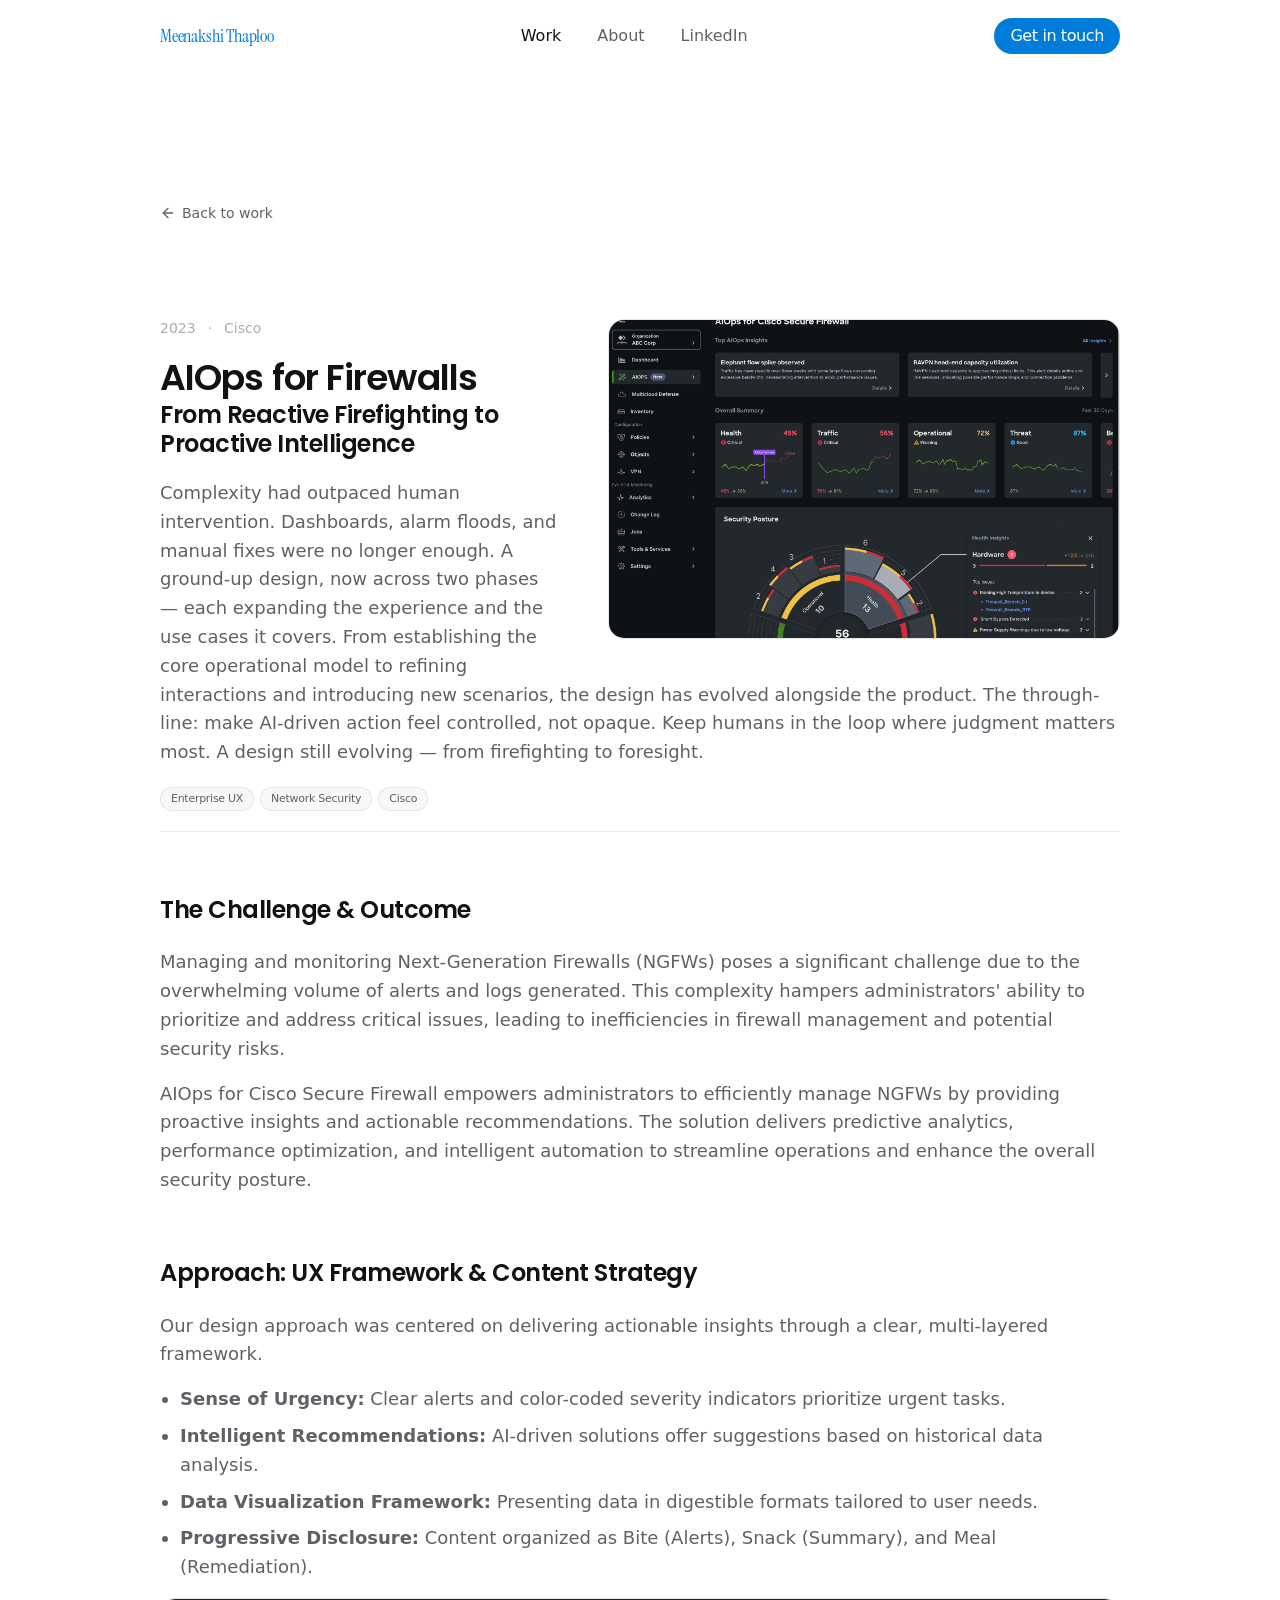
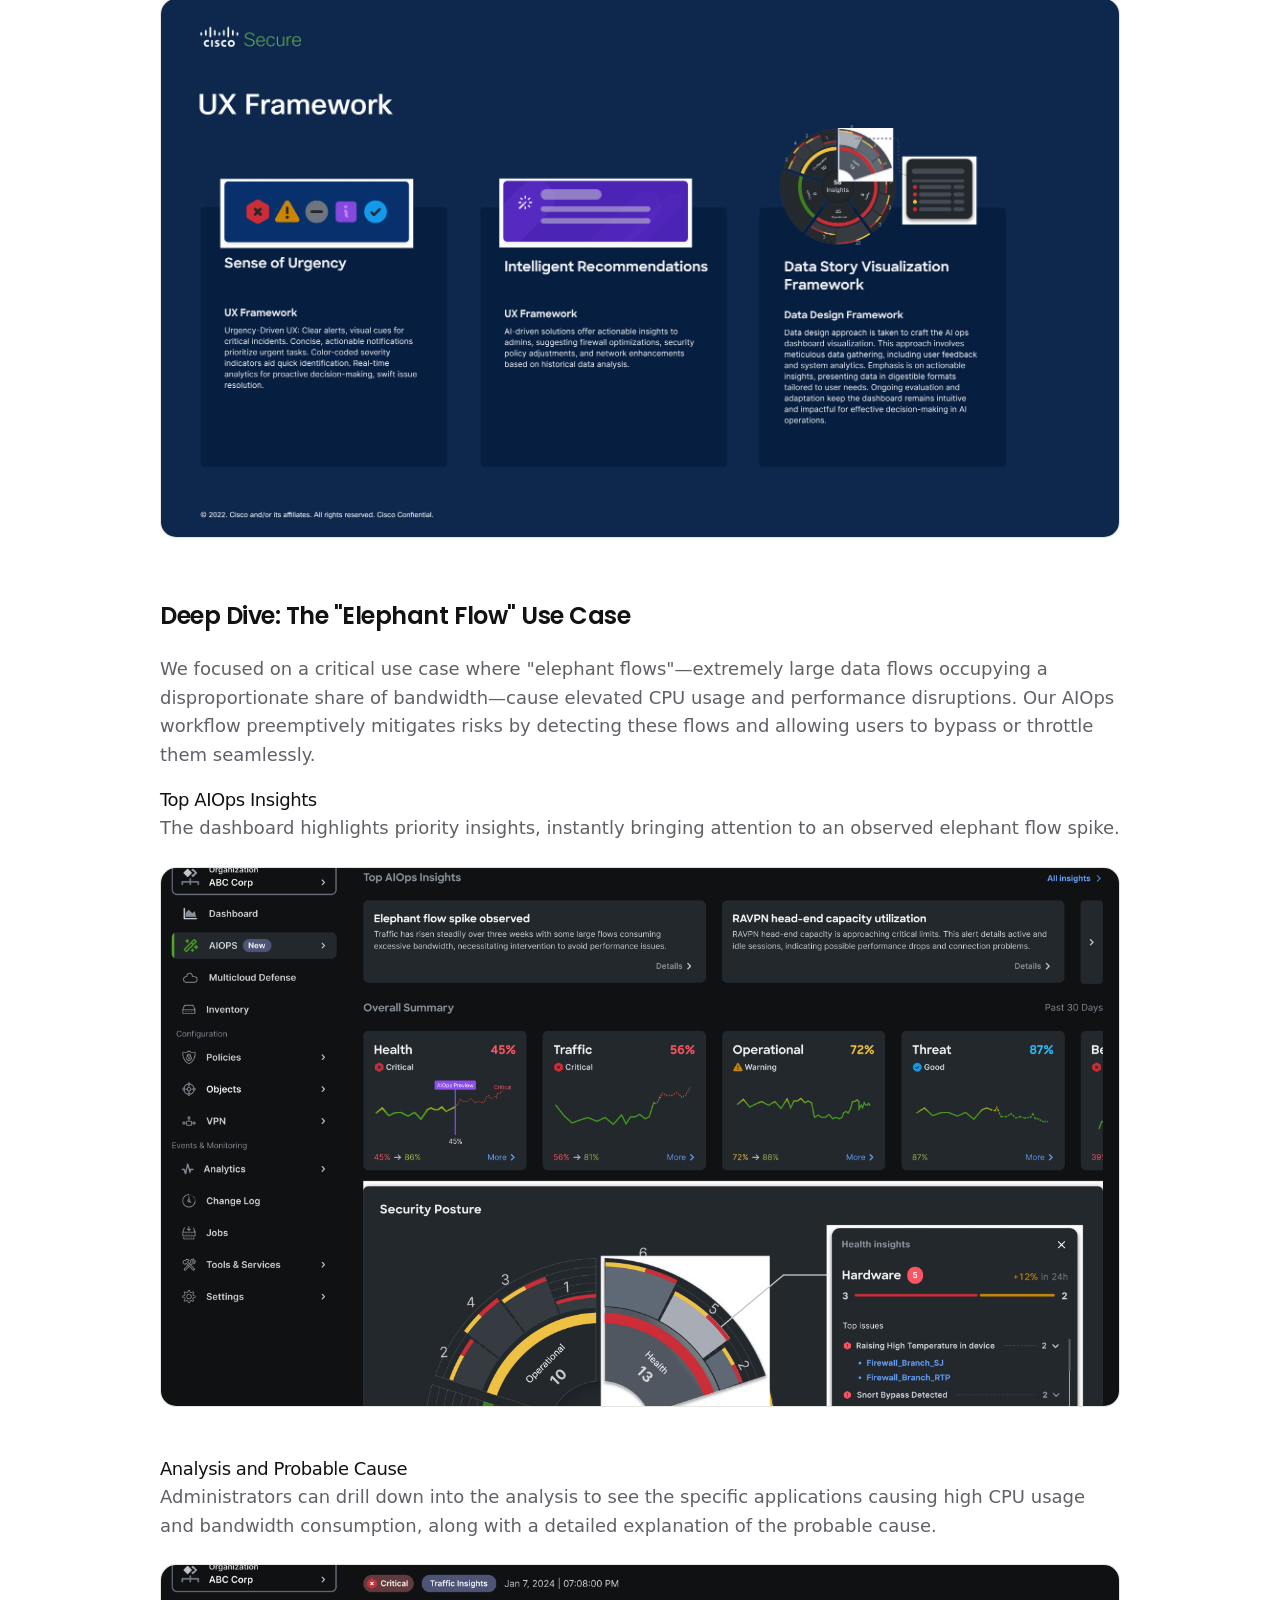
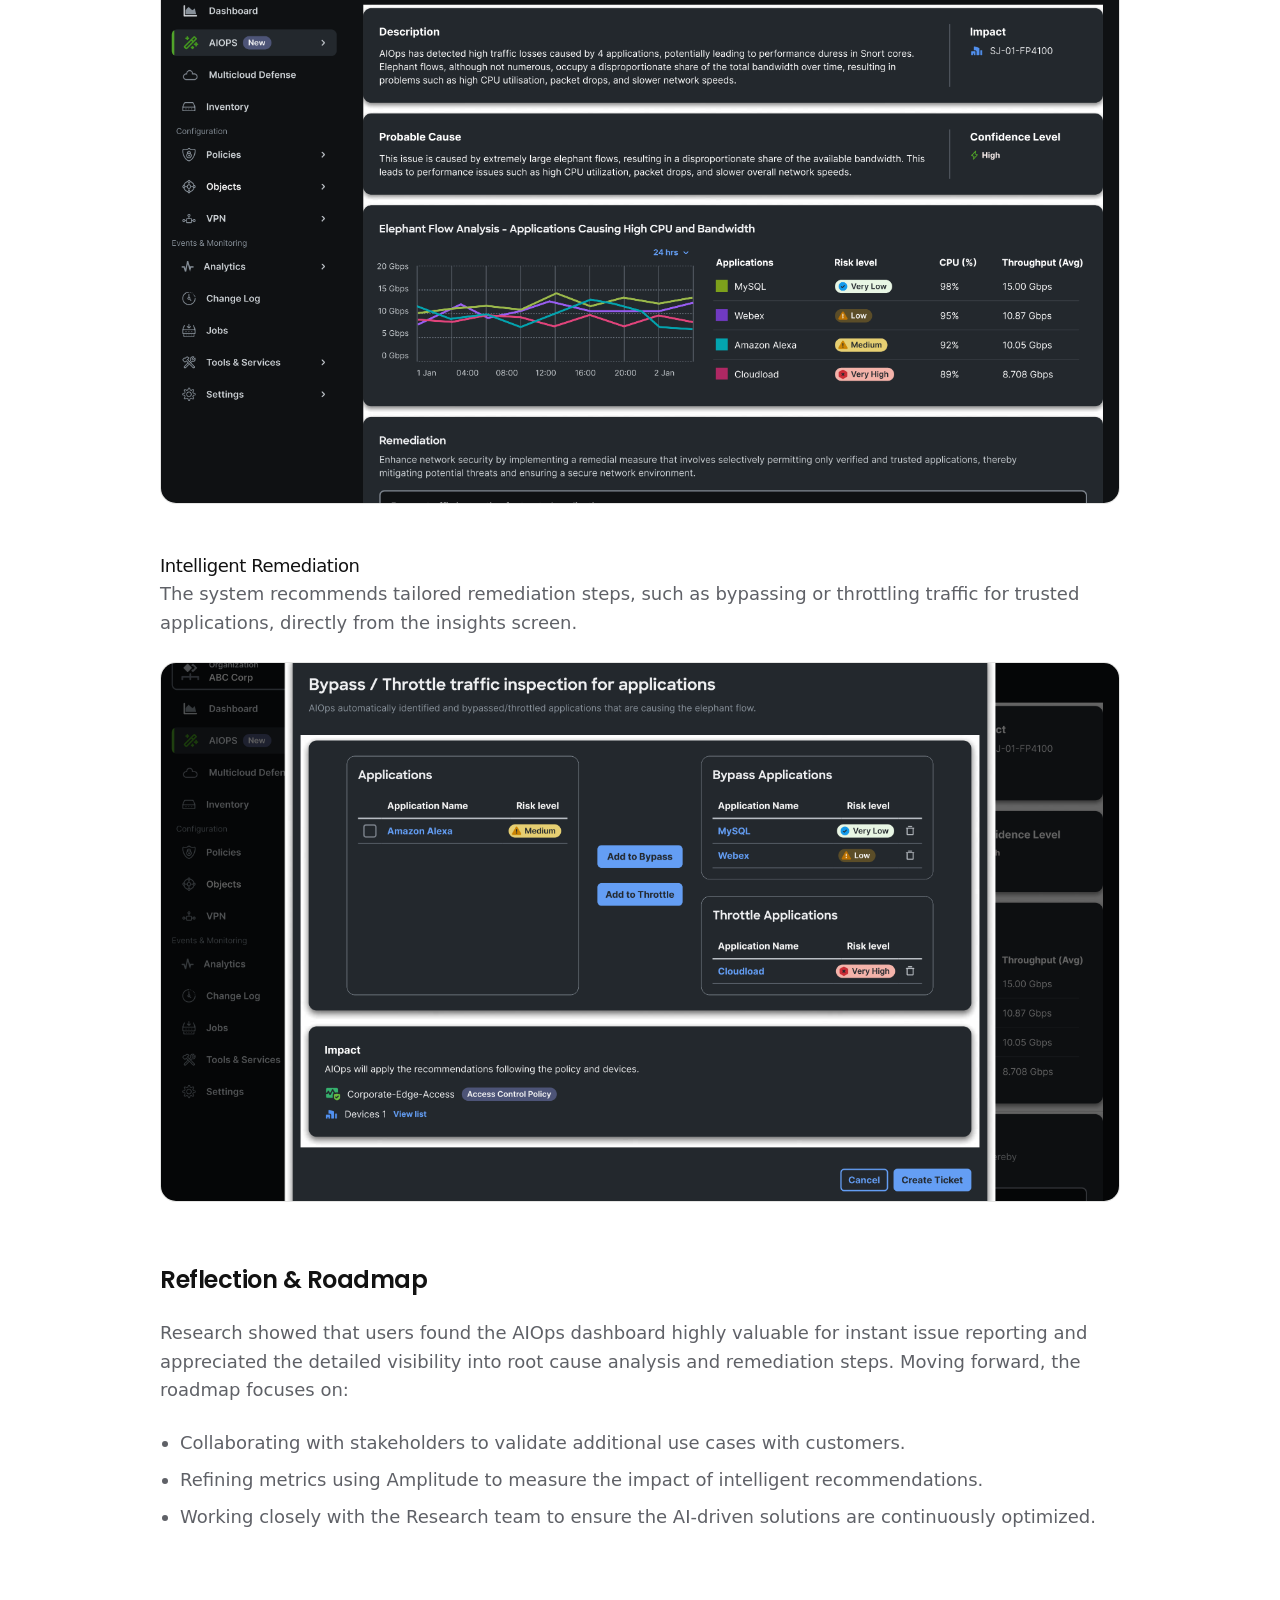
<file: work-01-03.html>
<!doctype html>
<html class="__variable_6bee3b __variable_1f5468" lang="en">
  <head>
    <meta charset="utf-8" />
    <meta content="width=device-width, initial-scale=1" name="viewport" />
    <link
      data-precedence="next"
      href="./media/css/style.css"
      rel="stylesheet" />
    <meta
      content="#FFFFFF"
      media="(prefers-color-scheme: light)"
      name="theme-color" />
    <meta
      content="#FFFFFF"
      media="(prefers-color-scheme: dark)"
      name="theme-color" />
    <title>Work · Meenakshi</title>
    <meta
      content="Selected case studies and product design work -enterprise UX, learning experience design, product, research, and explorations."
      name="description" />
    <meta content="Meenakshi" name="author" />
    <meta
      content="UX Designer,Product Designer,Portfolio,Case Studies"
      name="keywords" />
    <meta content="Meenakshi" name="creator" />
    <meta content="index, follow" name="robots" />
    <meta content="index, follow, max-image-preview:large" name="googlebot" />
    <meta content="Meenakshi - UX Designer" property="og:title" />
    <meta
      content="Portfolio of a UX designer crafting thoughtful, editorial product experiences."
      property="og:description" />
    <meta content="https://example.com" property="og:url" />
    <meta content="Studio - UX Portfolio" property="og:site_name" />
    <meta content="en_US" property="og:locale" />
    <meta content="https://example.com/og.png" property="og:image" />
    <meta content="1200" property="og:image:width" />
    <meta content="630" property="og:image:height" />
    <meta content="website" property="og:type" />
    <meta content="summary_large_image" name="twitter:card" />
    <meta content="Meenakshi - UX Designer" name="twitter:title" />
    <meta
      content="Portfolio of a UX designer crafting thoughtful, editorial product experiences."
      name="twitter:description" />
    <meta content="https://example.com/og.png" name="twitter:image" />
  
<style id="custom-work-layout">
/* Custom float layout for work projects */
.work-project-article {
    display: flex;
    flex-direction: column;
}
.work-project-image-wrapper {
    order: 2;
    margin-top: 2rem;
}
.work-project-text-wrapper {
    order: 1;
}
.work-project-text-wrapper > *:not(:first-child) {
    margin-top: 1.25rem;
}

@media (min-width: 768px) {
    .work-project-article {
        display: block;
    }
    .work-project-image-wrapper {
        float: right;
        width: 58.333333%;
        padding-left: 2.5rem;
        margin-top: 0;
        margin-bottom: 1.5rem;
        order: unset;
    }
    .work-project-text-wrapper {
        order: unset;
    }
}
@media (min-width: 1024px) {
    .work-project-image-wrapper {
        padding-left: 3rem;
    }
}
</style>
</head>
  <body class="min-h-screen bg-background text-foreground">
    <a
      class="sr-only focus:not-sr-only focus:fixed focus:left-4 focus:top-4 focus:z-50 focus:rounded-md focus:bg-foreground focus:px-3 focus:py-2 focus:text-body-sm focus:text-white"
      href="./index.html#main">
      Skip to content
    </a>
    <header
      class="sticky top-0 z-40 w-full transition-all duration-300 border-b border-transparent bg-background">
      <div
        class="mx-auto w-full px-8 sm:px-12 lg:px-16 xl:px-20 max-w-container flex h-16 items-center justify-between md:h-[72px]">
        <div class="relative">
          <a
            aria-describedby="logo-tooltip"
            aria-label="Meenakshi - home"
            class="group flex items-center"
            href="./index.html">
            <span
              class="select-none transition-transform duration-500 group-hover:scale-[1.03]"
              style="display: inline-block; font-family: var(--font-serif), Georgia, serif; font-style: normal; font-weight: 500; font-size: clamp(1rem, 1.6vw, 1.125rem); line-height: 1; letter-spacing: -0.01em; color: hsl(var(--accent));"
            >Meenakshi Thaploo</span>
          </a>
        </div>
        <nav aria-label="Primary" class="hidden items-center gap-1 md:flex">
          <a
            aria-current="page"
            class="relative rounded-full px-4 py-2 type-ui transition-colors hover:text-accent text-foreground"
            href="./work.html">
            Work
          </a>
          <a
            class="relative rounded-full px-4 py-2 type-ui transition-colors hover:text-accent text-muted-foreground"
            href="./about.html">
            About
          </a>
          <a
            aria-label="LinkedIn - opens in a new tab"
            class="relative rounded-full px-4 py-2 type-ui text-muted-foreground transition-colors hover:text-accent"
            href="https://www.linkedin.com/in/meenakshi-thaploo-69605a5/"
            rel="noopener noreferrer"
            target="_blank">
            LinkedIn
          </a>
        </nav>
        <div class="flex items-center gap-2">
          <a
            class="items-center justify-center gap-2 whitespace-nowrap font-medium tracking-tight ring-offset-background transition-all focus-visible:outline-none focus-visible:ring-2 focus-visible:ring-ring/40 focus-visible:ring-offset-2 disabled:pointer-events-none disabled:opacity-50 [&amp;_svg]:size-4 [&amp;_svg]:shrink-0 bg-accent text-white hover:bg-accent/90 hover:text-white active:bg-accent/85 h-9 rounded-full px-4 text-base !text-white hidden md:inline-flex"
            href="./index.html#get-in-touch">
            Get in touch
          </a>
          <button
            aria-controls="mobile-nav"
            aria-expanded="false"
            aria-label="Open menu"
            class="inline-flex size-10 items-center justify-center rounded-full text-foreground hover:bg-surface md:hidden"
            type="button">
            <svg
              class="lucide lucide-menu size-5"
              fill="none"
              height="24"
              stroke="currentColor"
              stroke-linecap="round"
              stroke-linejoin="round"
              stroke-width="2"
              viewbox="0 0 24 24"
              width="24"
              xmlns="http://www.w3.org/2000/svg">
              <line x1="4" x2="20" y1="12" y2="12"></line>
              <line x1="4" x2="20" y1="6" y2="6"></line>
              <line x1="4" x2="20" y1="18" y2="18"></line>
            </svg>
          </button>
        </div>
      </div>
      <div id="mobile-nav" class="hidden absolute top-full left-0 w-full bg-background border-b border-border flex-col py-4 px-8 shadow-lg z-50 md:hidden">
        <a class="py-3 text-base font-medium text-foreground hover:text-accent transition-colors" href="./work.html">Work</a>
        <a class="py-3 text-base font-medium text-foreground hover:text-accent transition-colors" href="./about.html">About</a>
        <a class="py-3 text-base font-medium text-foreground hover:text-accent transition-colors" href="https://www.linkedin.com/in/meenakshi-thaploo-69605a5/" rel="noopener noreferrer" target="_blank">LinkedIn</a>
        <a class="py-3 text-base font-medium text-foreground hover:text-accent transition-colors" href="./index.html#get-in-touch">Get in touch</a>
      </div>
    </header>
    <main class="relative" id="main">
      <section class="section">
        <div class="mx-auto w-full px-8 sm:px-12 lg:px-16 xl:px-20 max-w-container">
          <a
            class="group inline-flex items-center gap-1.5 text-sm text-muted-foreground transition-colors hover:text-foreground mb-12"
            href="./work.html">
            <svg
              aria-hidden="true"
              class="lucide lucide-arrow-left size-4 transition-transform duration-300 group-hover:-translate-x-0.5"
              fill="none"
              height="24"
              stroke="currentColor"
              stroke-linecap="round"
              stroke-linejoin="round"
              stroke-width="2"
              viewbox="0 0 24 24"
              width="24"
              xmlns="http://www.w3.org/2000/svg">
              <path d="m12 19-7-7 7-7"></path>
              <path d="M19 12H5"></path>
            </svg>
            <span class="link-underline">Back to work</span>
          </a>
          <div class="mt-12 flex flex-col gap-24 sm:gap-28 md:gap-32">
            <!-- Work Details Page -->
            <div class="">
                <article class="work-project-article group">
                  <div class="work-project-image-wrapper min-w-0">
                    <div class="relative isolate overflow-hidden rounded-2xl">
                      <div class="overflow-hidden transition-transform duration-700 ease-out group-hover:scale-[1.015]">
                        <div
                          class="relative w-full overflow-hidden rounded-2xl border border-border bg-surface aspect-[16/10] transition-colors duration-300 group-hover:border-foreground/15"
                        >
                          <img
                            alt="AI Defense · AI security solution"
                            class="object-cover"
                            data-nimg="fill"
                            decoding="async"
                            loading="lazy"
                            sizes="(min-width: 1024px) 50vw, (min-width: 768px) 50vw, 100vw"
                            src="./media/images/work-01-03.png"
                            srcset="
                              ./media/images/work-01-03.png  384w,
                              ./media/images/work-01-03.png  640w,
                              ./media/images/work-01-03.png  750w,
                              ./media/images/work-01-03.png  828w,
                              ./media/images/work-01-03.png 1080w,
                              ./media/images/work-01-03.png 1200w,
                              ./media/images/work-01-03.png 1920w,
                              ./media/images/work-01-03.png 2048w,
                              ./media/images/work-01-03.png 3840w
                            "
                            style="
                              position: absolute;
                              height: 100%;
                              width: 100%;
                              left: 0;
                              top: 0;
                              right: 0;
                              bottom: 0;
                              color: transparent;
                            "
                          />
                        </div>
                      </div>
                    </div>
                  </div>
                  <div class="work-project-text-wrapper">
                    <div class="flex items-center gap-3 type-metadata">
                      <span>2023</span>
                      <span aria-hidden="true" class="text-foreground/30">·</span>
                      <span>Cisco</span>
                    </div>
                    <h3 class="min-w-0 max-w-full tracking-tight">
                      <span class="type-project-title block">AIOps for Firewalls</span>
                      <span
                        class="mt-1 block font-display text-base font-semibold tracking-tight text-foreground sm:text-section-heading"
                      >
                        From Reactive Firefighting to Proactive Intelligence
                      </span>
                    </h3>
                    <p class="max-w-full type-body text-pretty">
                      Complexity had outpaced human intervention. Dashboards, alarm floods, and manual fixes were no longer enough. A ground-up design, now across two phases — each expanding the experience and the use cases it covers. From establishing the core operational model to refining interactions and introducing new scenarios, the design has evolved alongside the product. The through-line: make AI-driven action feel controlled, not opaque. Keep humans in the loop where judgment matters most. A design still evolving — from firefighting to foresight.
                    </p>
                    <ul
                      aria-label="Project tags"
                      class="mt-1 flex flex-wrap gap-1.5"
                    >
                      <li
                        class="rounded-full border border-border bg-surface px-2.5 py-0.5 text-[11px] tracking-tight text-muted-foreground"
                      >
                        Enterprise UX
                      </li>
                      <li
                        class="rounded-full border border-border bg-surface px-2.5 py-0.5 text-[11px] tracking-tight text-muted-foreground"
                      >
                        Network Security
                      </li>
                      <li
                        class="rounded-full border border-border bg-surface px-2.5 py-0.5 text-[11px] tracking-tight text-muted-foreground"
                      >
                        Cisco
                      </li>
                    </ul>
                  </div>
                  <div style="clear: both;"></div>
                </article>
            </div>
          </div>

          <div aria-hidden="true" class="hairline mb-16 mt-5"></div>

          <div class="case-study-content">
            <section class="mt-16">
              <h2 class="type-section-heading mb-6">The Challenge & Outcome</h2>
              <p class="type-body mb-4">
                Managing and monitoring Next-Generation Firewalls (NGFWs) poses a significant challenge due to the overwhelming volume of alerts and logs generated. This complexity hampers administrators' ability to prioritize and address critical issues, leading to inefficiencies in firewall management and potential security risks.
              </p>
              <p class="type-body mb-8">
                AIOps for Cisco Secure Firewall empowers administrators to efficiently manage NGFWs by providing proactive insights and actionable recommendations. The solution delivers predictive analytics, performance optimization, and intelligent automation to streamline operations and enhance the overall security posture.
              </p>
            </section>

            <section class="mt-16">
              <h2 class="type-section-heading mb-6">Approach: UX Framework & Content Strategy</h2>
              <p class="type-body mb-4">
                Our design approach was centered on delivering actionable insights through a clear, multi-layered framework.
              </p>
              <ul class="list-disc pl-5 type-body space-y-2 mb-8">
                <li><strong>Sense of Urgency:</strong> Clear alerts and color-coded severity indicators prioritize urgent tasks.</li>
                <li><strong>Intelligent Recommendations:</strong> AI-driven solutions offer suggestions based on historical data analysis.</li>
                <li><strong>Data Visualization Framework:</strong> Presenting data in digestible formats tailored to user needs.</li>
                <li><strong>Progressive Disclosure:</strong> Content organized as Bite (Alerts), Snack (Summary), and Meal (Remediation).</li>
              </ul>
              
              <div class="mb-12 mt-4">
                <div class="rounded-2xl border border-border overflow-hidden bg-surface aspect-[16/9] relative">
                  <img src="./media/work-01-03/ux-framework.png" alt="AIOps UX Framework and Content Strategy" class="object-cover absolute inset-0 size-full" />
                </div>
              </div>
            </section>

            <section class="mt-16">
              <h2 class="type-section-heading mb-6">Deep Dive: The "Elephant Flow" Use Case</h2>
              <p class="type-body mb-4">
                We focused on a critical use case where "elephant flows"—extremely large data flows occupying a disproportionate share of bandwidth—cause elevated CPU usage and performance disruptions. Our AIOps workflow preemptively mitigates risks by detecting these flows and allowing users to bypass or throttle them seamlessly.
              </p>
              
              <div class="mb-12">
                <h3 class="type-ui text-lg mb-3">Top AIOps Insights</h3>
                <p class="type-body mb-6">The dashboard highlights priority insights, instantly bringing attention to an observed elephant flow spike.</p>
                <div class="rounded-2xl border border-border overflow-hidden bg-surface aspect-[16/9] relative">
                  <img src="./media/work-01-03/aiops-dashboard.png" alt="AIOps Dashboard showing top insights" class="object-cover absolute inset-0 size-full" />
                </div>
              </div>

              <div class="mb-12">
                <h3 class="type-ui text-lg mb-3">Analysis and Probable Cause</h3>
                <p class="type-body mb-6">Administrators can drill down into the analysis to see the specific applications causing high CPU usage and bandwidth consumption, along with a detailed explanation of the probable cause.</p>
                <div class="rounded-2xl border border-border overflow-hidden bg-surface aspect-[16/9] relative">
                  <img src="./media/work-01-03/elephant-flow-analysis.png" alt="Elephant flow analysis and root cause" class="object-cover absolute inset-0 size-full" />
                </div>
              </div>

              <div class="mb-12">
                <h3 class="type-ui text-lg mb-3">Intelligent Remediation</h3>
                <p class="type-body mb-6">The system recommends tailored remediation steps, such as bypassing or throttling traffic for trusted applications, directly from the insights screen.</p>
                <div class="rounded-2xl border border-border overflow-hidden bg-surface aspect-[16/9] relative">
                  <img src="./media/work-01-03/remediation.png" alt="Recommended remediation steps" class="object-cover absolute inset-0 size-full" />
                </div>
              </div>
            </section>

            <section class="mt-16 mb-20">
              <h2 class="type-section-heading mb-6">Reflection & Roadmap</h2>
              <p class="type-body mb-6">
                Research showed that users found the AIOps dashboard highly valuable for instant issue reporting and appreciated the detailed visibility into root cause analysis and remediation steps. Moving forward, the roadmap focuses on:
              </p>
              <ul class="list-disc pl-5 type-body space-y-2 mb-8">
                <li>Collaborating with stakeholders to validate additional use cases with customers.</li>
                <li>Refining metrics using Amplitude to measure the impact of intelligent recommendations.</li>
                <li>Working closely with the Research team to ensure the AI-driven solutions are continuously optimized.</li>
              </ul>
            </section>
          </div>

        </div>
      </section>
    </main>
    <script src="./media/js/menu.js"></script>
  </body>
</html>
</file>
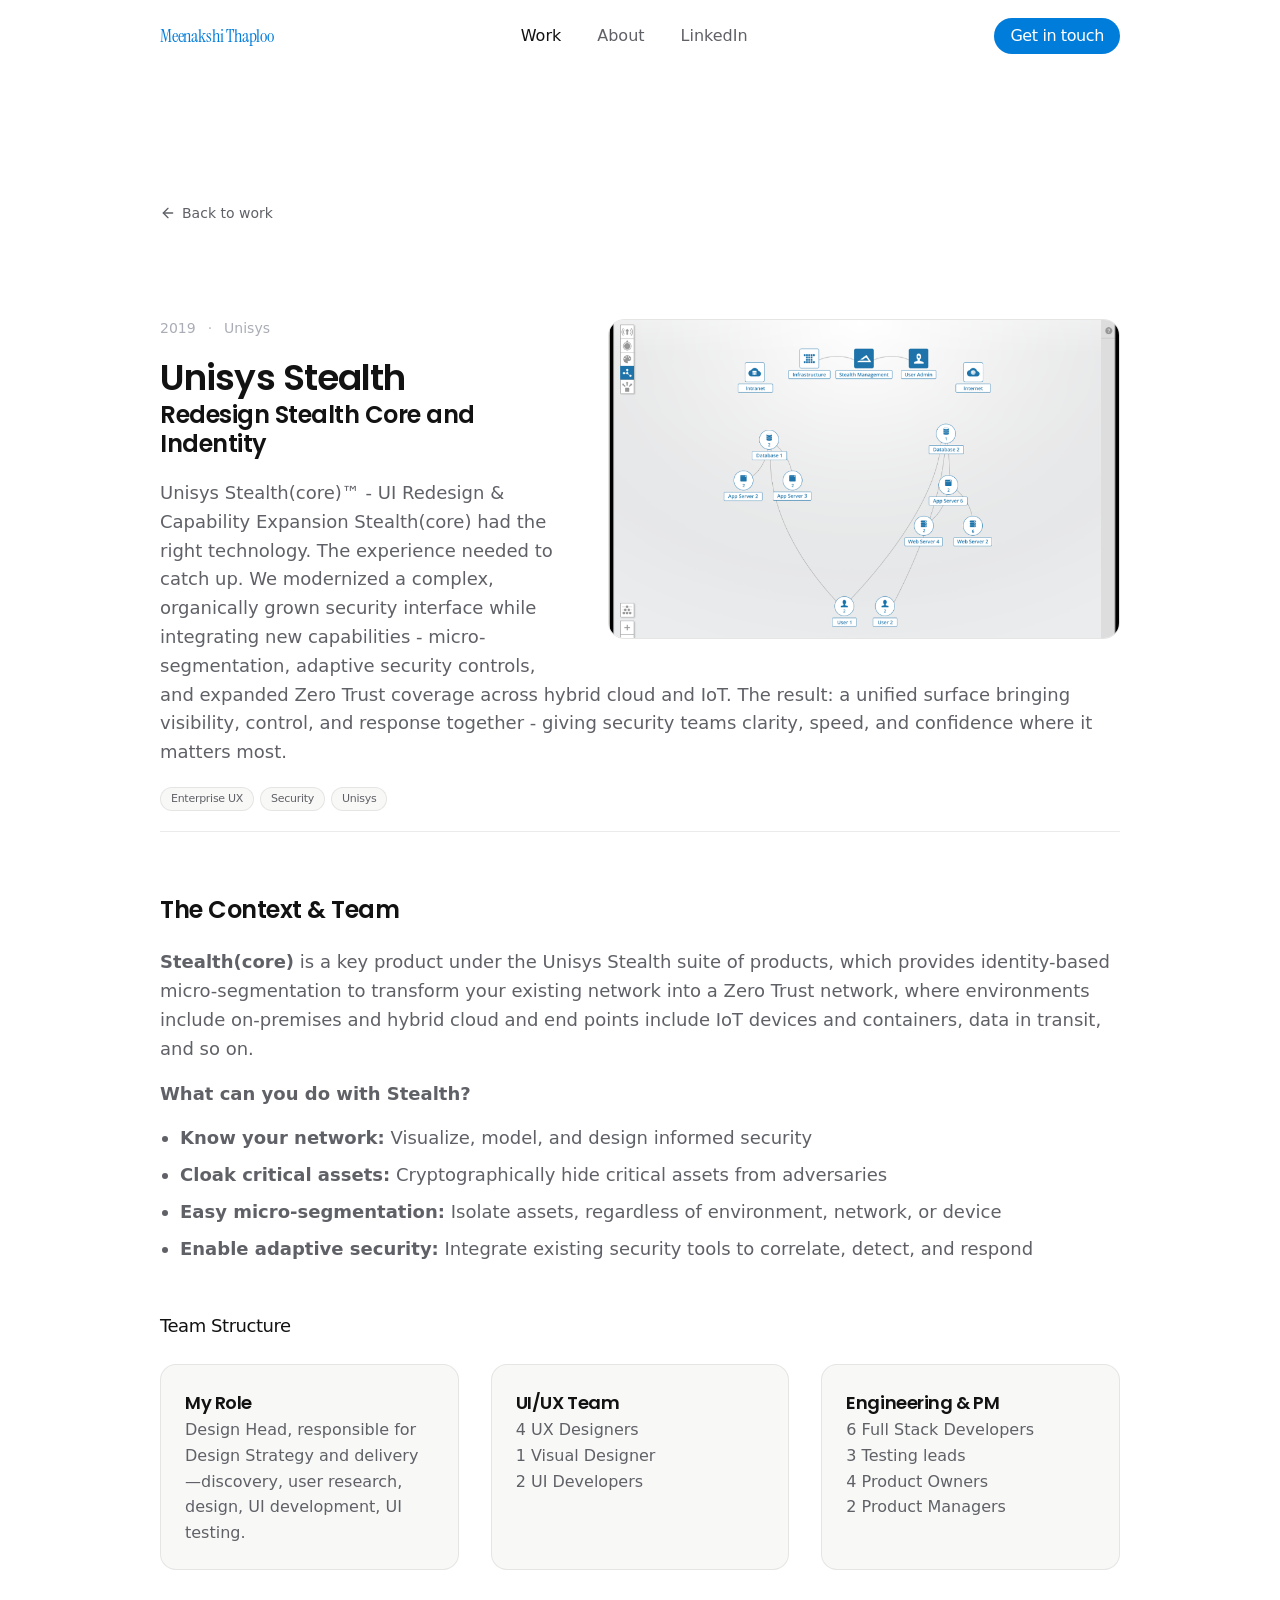
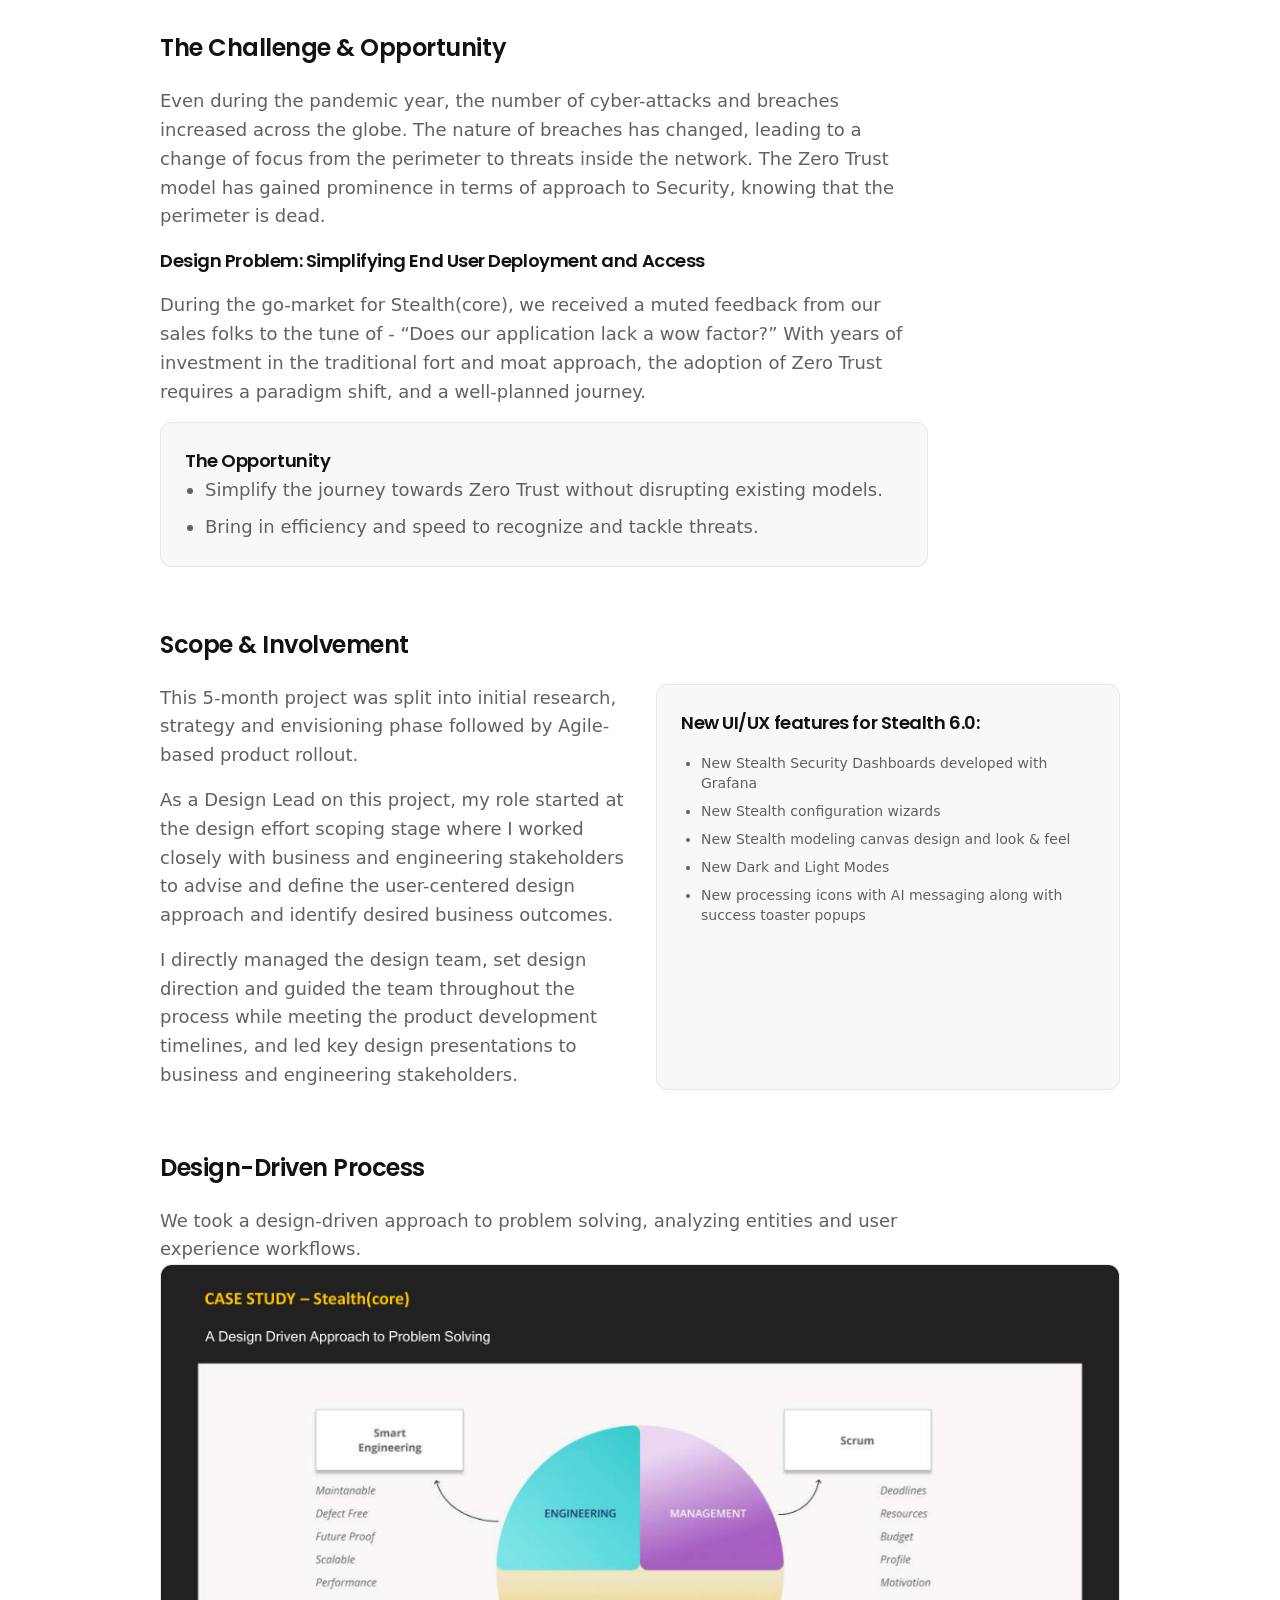
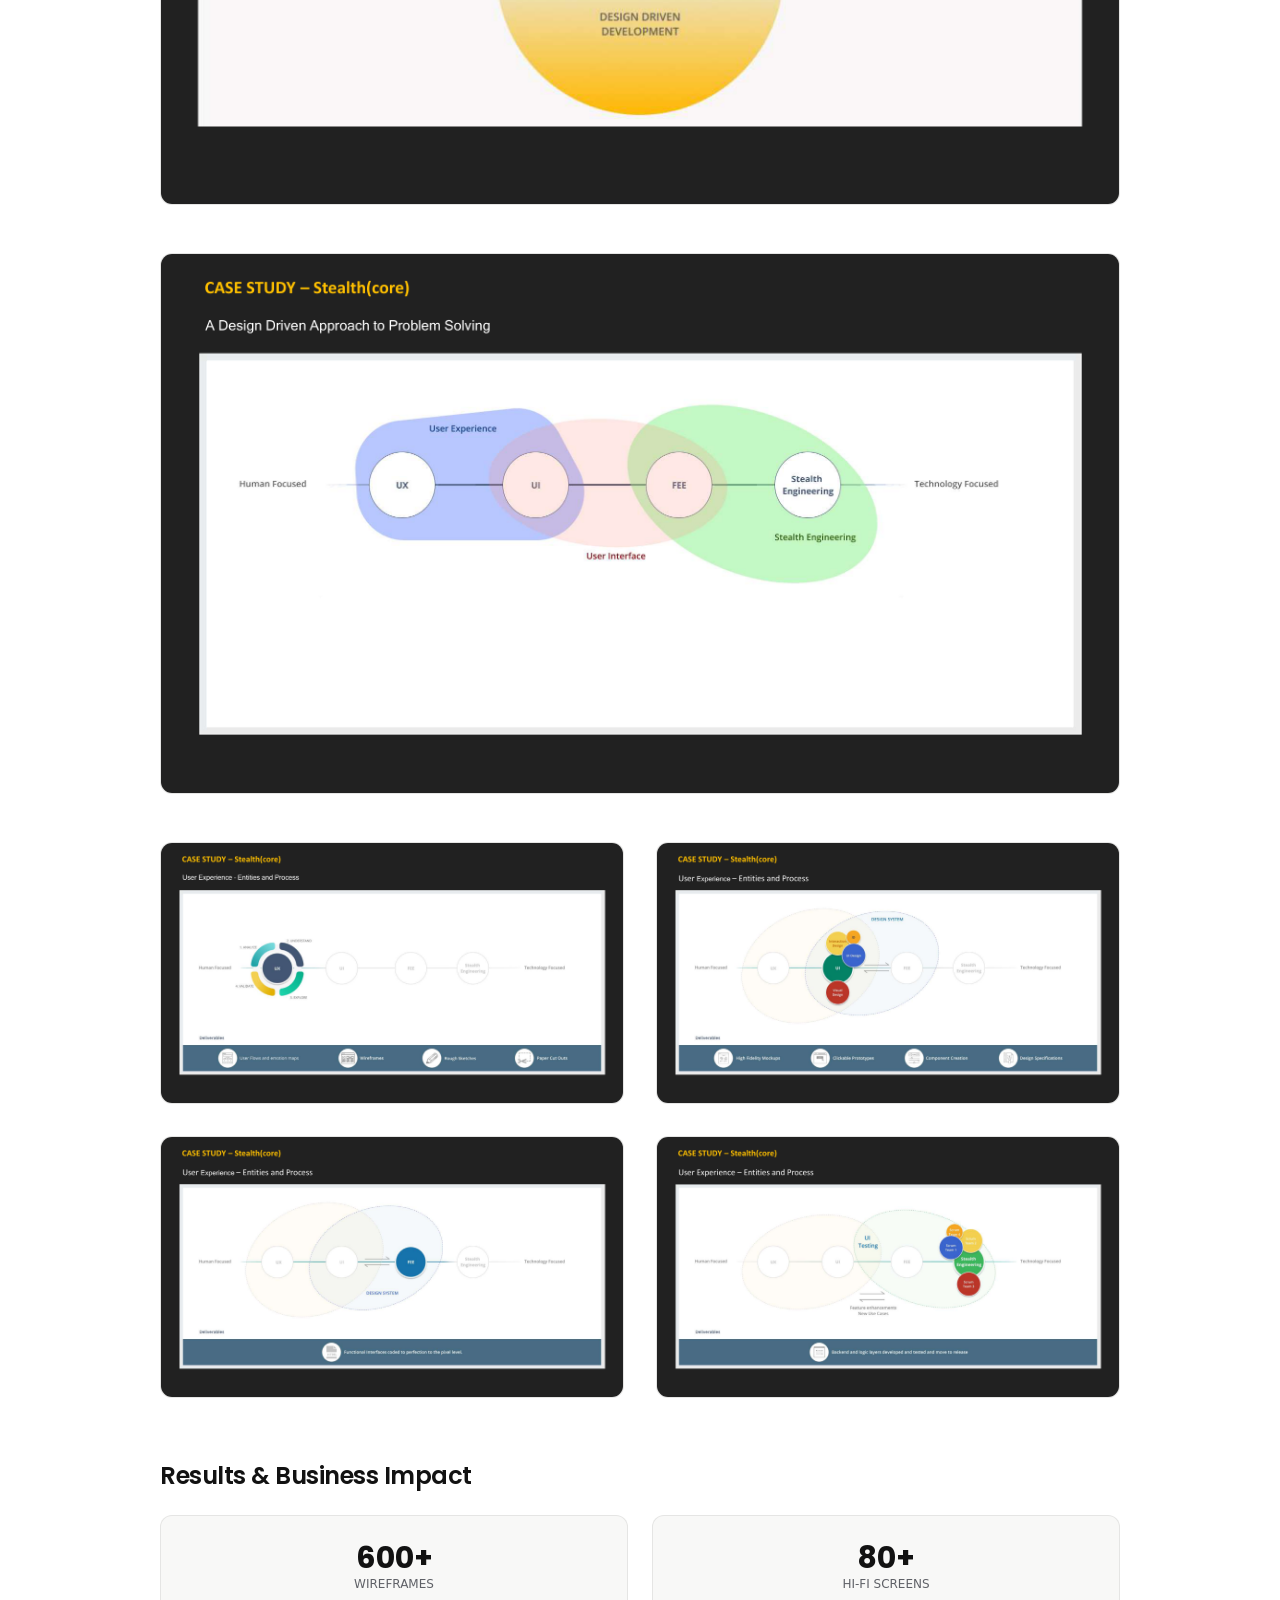
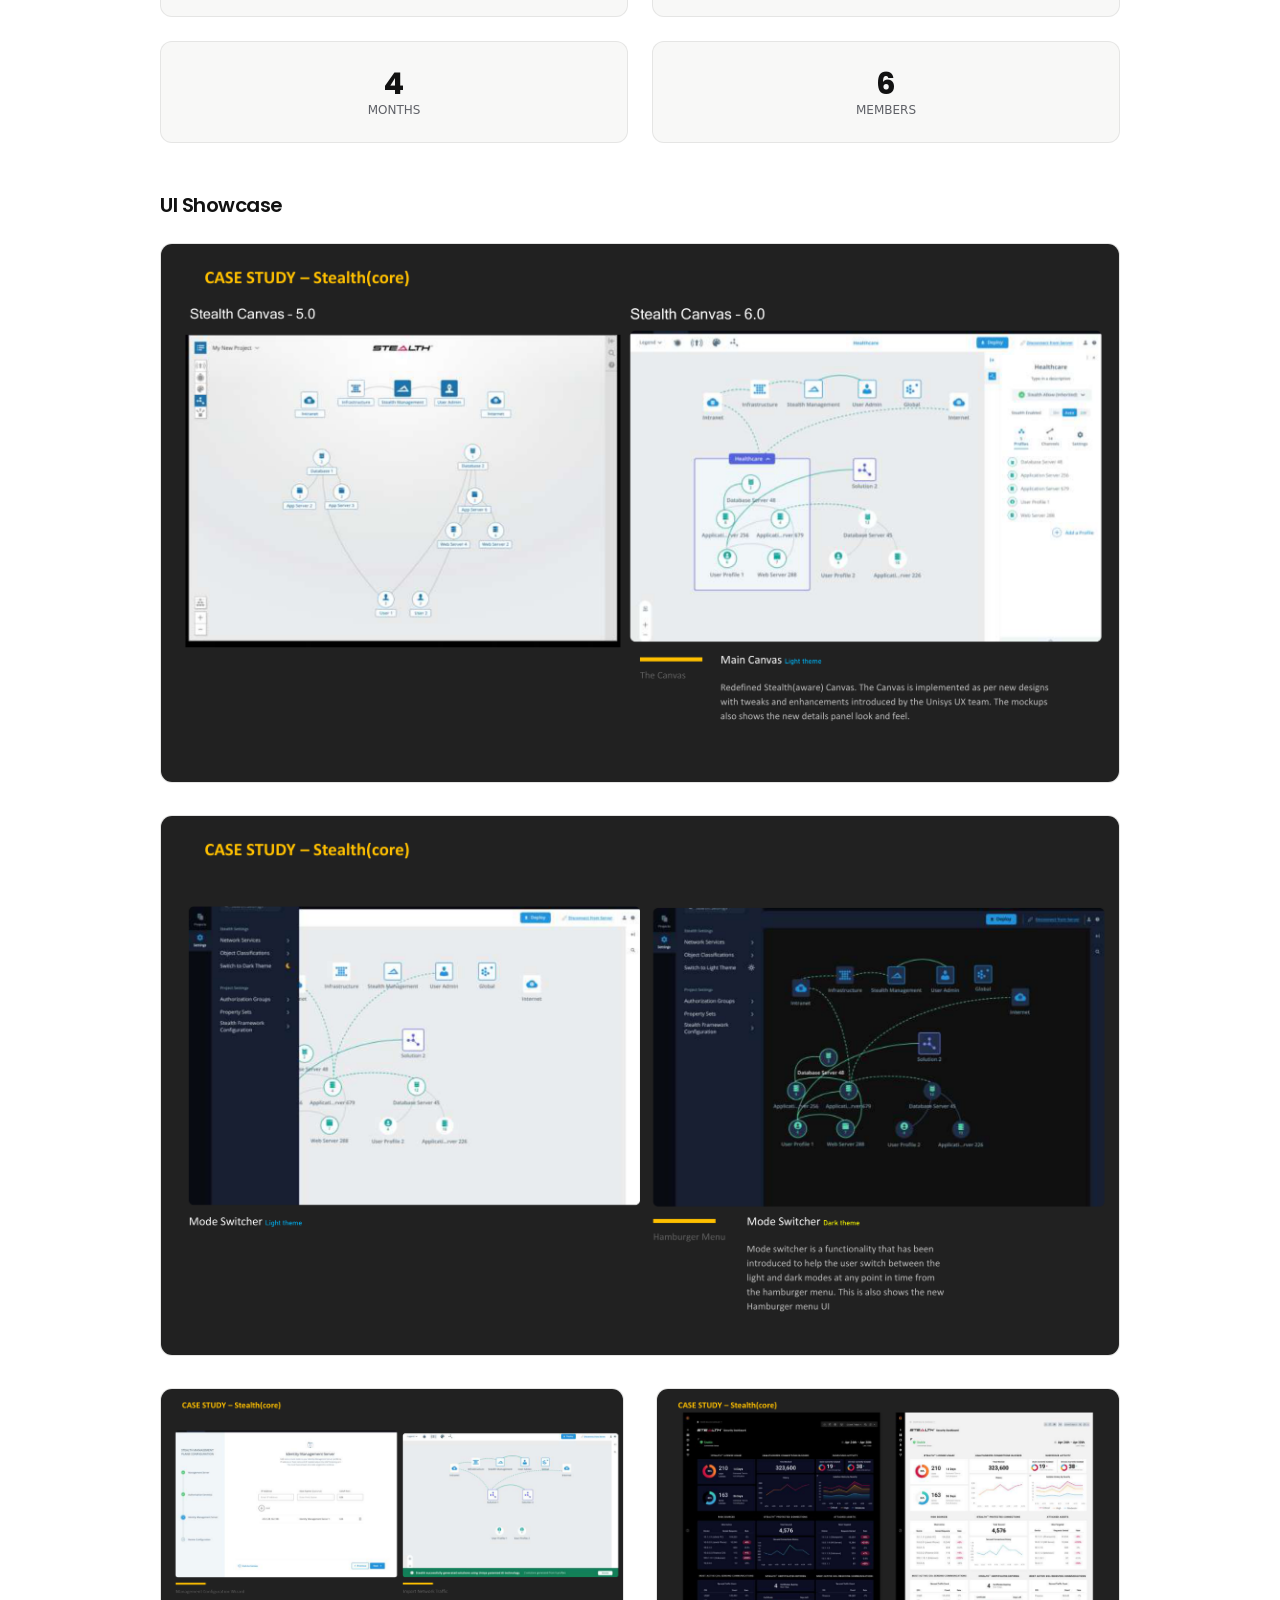
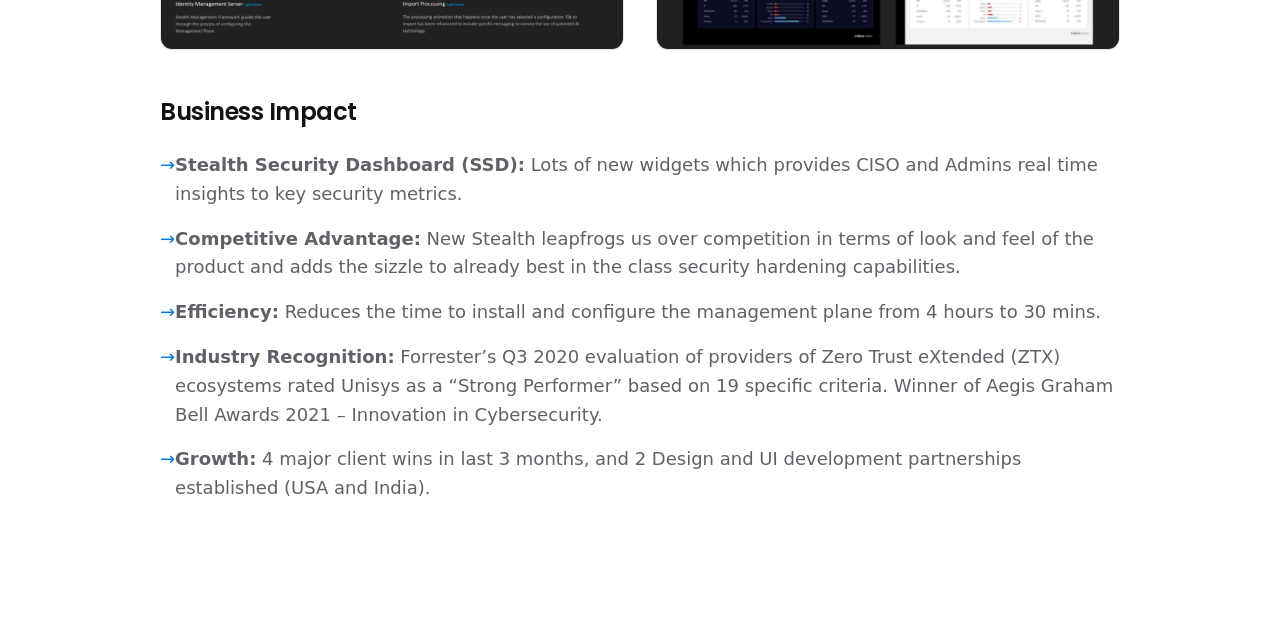
<file: work-01-04.html>
<!doctype html>
<html class="__variable_6bee3b __variable_1f5468" lang="en">
  <head>
    <meta charset="utf-8" />
    <meta content="width=device-width, initial-scale=1" name="viewport" />
    <link
      data-precedence="next"
      href="./media/css/style.css"
      rel="stylesheet" />
    <meta
      content="#FFFFFF"
      media="(prefers-color-scheme: light)"
      name="theme-color" />
    <meta
      content="#FFFFFF"
      media="(prefers-color-scheme: dark)"
      name="theme-color" />
    <title>Work · Meenakshi</title>
    <meta
      content="Selected case studies and product design work -enterprise UX, learning experience design, product, research, and explorations."
      name="description" />
    <meta content="Meenakshi" name="author" />
    <meta
      content="UX Designer,Product Designer,Portfolio,Case Studies"
      name="keywords" />
    <meta content="Meenakshi" name="creator" />
    <meta content="index, follow" name="robots" />
    <meta content="index, follow, max-image-preview:large" name="googlebot" />
    <meta content="Meenakshi - UX Designer" property="og:title" />
    <meta
      content="Portfolio of a UX designer crafting thoughtful, editorial product experiences."
      property="og:description" />
    <meta content="https://example.com" property="og:url" />
    <meta content="Studio - UX Portfolio" property="og:site_name" />
    <meta content="en_US" property="og:locale" />
    <meta content="https://example.com/og.png" property="og:image" />
    <meta content="1200" property="og:image:width" />
    <meta content="630" property="og:image:height" />
    <meta content="website" property="og:type" />
    <meta content="summary_large_image" name="twitter:card" />
    <meta content="Meenakshi - UX Designer" name="twitter:title" />
    <meta
      content="Portfolio of a UX designer crafting thoughtful, editorial product experiences."
      name="twitter:description" />
    <meta content="https://example.com/og.png" name="twitter:image" />
  
<style id="custom-work-layout">
/* Custom float layout for work projects */
.work-project-article {
    display: flex;
    flex-direction: column;
}
.work-project-image-wrapper {
    order: 2;
    margin-top: 2rem;
}
.work-project-text-wrapper {
    order: 1;
}
.work-project-text-wrapper > *:not(:first-child) {
    margin-top: 1.25rem;
}

@media (min-width: 768px) {
    .work-project-article {
        display: block;
    }
    .work-project-image-wrapper {
        float: right;
        width: 58.333333%;
        padding-left: 2.5rem;
        margin-top: 0;
        margin-bottom: 1.5rem;
        order: unset;
    }
    .work-project-text-wrapper {
        order: unset;
    }
}
@media (min-width: 1024px) {
    .work-project-image-wrapper {
        padding-left: 3rem;
    }
}
</style>
</head>
  <body class="min-h-screen bg-background text-foreground">
    <a
      class="sr-only focus:not-sr-only focus:fixed focus:left-4 focus:top-4 focus:z-50 focus:rounded-md focus:bg-foreground focus:px-3 focus:py-2 focus:text-body-sm focus:text-white"
      href="./index.html#main">
      Skip to content
    </a>
    <header
      class="sticky top-0 z-40 w-full transition-all duration-300 border-b border-transparent bg-background">
      <div
        class="mx-auto w-full px-8 sm:px-12 lg:px-16 xl:px-20 max-w-container flex h-16 items-center justify-between md:h-[72px]">
        <div class="relative">
          <a
            aria-describedby="logo-tooltip"
            aria-label="Meenakshi - home"
            class="group flex items-center"
            href="./index.html">
            <span
              class="select-none transition-transform duration-500 group-hover:scale-[1.03]"
              style="display: inline-block; font-family: var(--font-serif), Georgia, serif; font-style: normal; font-weight: 500; font-size: clamp(1rem, 1.6vw, 1.125rem); line-height: 1; letter-spacing: -0.01em; color: hsl(var(--accent));"
            >Meenakshi Thaploo</span>
          </a>
        </div>
        <nav aria-label="Primary" class="hidden items-center gap-1 md:flex">
          <a
            aria-current="page"
            class="relative rounded-full px-4 py-2 type-ui transition-colors hover:text-accent text-foreground"
            href="./work.html">
            Work
          </a>
          <a
            class="relative rounded-full px-4 py-2 type-ui transition-colors hover:text-accent text-muted-foreground"
            href="./about.html">
            About
          </a>
          <a
            aria-label="LinkedIn - opens in a new tab"
            class="relative rounded-full px-4 py-2 type-ui text-muted-foreground transition-colors hover:text-accent"
            href="https://www.linkedin.com/in/meenakshi-thaploo-69605a5/"
            rel="noopener noreferrer"
            target="_blank">
            LinkedIn
          </a>
        </nav>
        <div class="flex items-center gap-2">
          <a
            class="items-center justify-center gap-2 whitespace-nowrap font-medium tracking-tight ring-offset-background transition-all focus-visible:outline-none focus-visible:ring-2 focus-visible:ring-ring/40 focus-visible:ring-offset-2 disabled:pointer-events-none disabled:opacity-50 [&amp;_svg]:size-4 [&amp;_svg]:shrink-0 bg-accent text-white hover:bg-accent/90 hover:text-white active:bg-accent/85 h-9 rounded-full px-4 text-base !text-white hidden md:inline-flex"
            href="./index.html#get-in-touch">
            Get in touch
          </a>
          <button
            aria-controls="mobile-nav"
            aria-expanded="false"
            aria-label="Open menu"
            class="inline-flex size-10 items-center justify-center rounded-full text-foreground hover:bg-surface md:hidden"
            type="button">
            <svg
              class="lucide lucide-menu size-5"
              fill="none"
              height="24"
              stroke="currentColor"
              stroke-linecap="round"
              stroke-linejoin="round"
              stroke-width="2"
              viewbox="0 0 24 24"
              width="24"
              xmlns="http://www.w3.org/2000/svg">
              <line x1="4" x2="20" y1="12" y2="12"></line>
              <line x1="4" x2="20" y1="6" y2="6"></line>
              <line x1="4" x2="20" y1="18" y2="18"></line>
            </svg>
          </button>
        </div>
      </div>
      <div id="mobile-nav" class="hidden absolute top-full left-0 w-full bg-background border-b border-border flex-col py-4 px-8 shadow-lg z-50 md:hidden">
        <a class="py-3 text-base font-medium text-foreground hover:text-accent transition-colors" href="./work.html">Work</a>
        <a class="py-3 text-base font-medium text-foreground hover:text-accent transition-colors" href="./about.html">About</a>
        <a class="py-3 text-base font-medium text-foreground hover:text-accent transition-colors" href="https://www.linkedin.com/in/meenakshi-thaploo-69605a5/" rel="noopener noreferrer" target="_blank">LinkedIn</a>
        <a class="py-3 text-base font-medium text-foreground hover:text-accent transition-colors" href="./index.html#get-in-touch">Get in touch</a>
      </div>
    </header>
    <main class="relative" id="main">
      <section class="section">
        <div class="mx-auto w-full px-8 sm:px-12 lg:px-16 xl:px-20 max-w-container">
          <a
            class="group inline-flex items-center gap-1.5 text-sm text-muted-foreground transition-colors hover:text-foreground mb-12"
            href="./work.html">
            <svg
              aria-hidden="true"
              class="lucide lucide-arrow-left size-4 transition-transform duration-300 group-hover:-translate-x-0.5"
              fill="none"
              height="24"
              stroke="currentColor"
              stroke-linecap="round"
              stroke-linejoin="round"
              stroke-width="2"
              viewbox="0 0 24 24"
              width="24"
              xmlns="http://www.w3.org/2000/svg">
              <path d="m12 19-7-7 7-7"></path>
              <path d="M19 12H5"></path>
            </svg>
            <span class="link-underline">Back to work</span>
          </a>
          <div class="mt-12 flex flex-col gap-24 sm:gap-28 md:gap-32">
            <!-- Work Details Page -->
            <div class="">
                <article class="work-project-article group">
                  <div class="work-project-image-wrapper min-w-0">
                    <div class="relative isolate overflow-hidden rounded-2xl">
                      <div
                        class="overflow-hidden transition-transform duration-700 ease-out group-hover:scale-[1.015]"
                      >
                        <div
                          class="relative w-full overflow-hidden rounded-2xl border border-border bg-surface aspect-[16/10] transition-colors duration-300 group-hover:border-foreground/15"
                        >
                          <img
                            alt="Financial Literacy Toolkit · workshop design"
                            class="object-cover"
                            data-nimg="fill"
                            decoding="async"
                            loading="lazy"
                            sizes="(min-width: 1024px) 50vw, (min-width: 768px) 50vw, 100vw"
                            src="./media/images/work-01-04.png"
                            srcset="
                              ./media/images/work-01-04.png  384w,
                              ./media/images/work-01-04.png  640w,
                              ./media/images/work-01-04.png  750w,
                              ./media/images/work-01-04.png  828w,
                              ./media/images/work-01-04.png 1080w,
                              ./media/images/work-01-04.png 1200w,
                              ./media/images/work-01-04.png 1920w,
                              ./media/images/work-01-04.png 2048w,
                              ./media/images/work-01-04.png 3840w
                            "
                            style="
                              position: absolute;
                              height: 100%;
                              width: 100%;
                              left: 0;
                              top: 0;
                              right: 0;
                              bottom: 0;
                              color: transparent;
                            "
                          />
                        </div>
                      </div>
                    </div>
                  </div>
                  <div class="work-project-text-wrapper">
                    <div class="flex items-center gap-3 type-metadata">
                      <span>2019</span>
                      <span aria-hidden="true" class="text-foreground/30">·</span>
                      <span>Unisys</span>
                    </div>
                    <h3 class="min-w-0 max-w-full tracking-tight">
                      <span class="type-project-title block">Unisys Stealth</span>
                      <span
                        class="mt-1 block font-display text-base font-semibold tracking-tight text-foreground sm:text-section-heading"
                      >
                        Redesign Stealth Core and Indentity
                      </span>
                    </h3>
                    <p class="max-w-full type-body text-pretty">
                      Unisys Stealth(core)&trade; - UI Redesign & Capability
                      Expansion Stealth(core) had the right technology. The
                      experience needed to catch up. We modernized a complex,
                      organically grown security interface while integrating new
                      capabilities - micro-segmentation, adaptive security
                      controls, and expanded Zero Trust coverage across hybrid
                      cloud and IoT. The result: a unified surface bringing
                      visibility, control, and response together - giving security
                      teams clarity, speed, and confidence where it matters most.
                    </p>
                    <ul
                      aria-label="Project tags"
                      class="mt-1 flex flex-wrap gap-1.5"
                    >
                      <li
                        class="rounded-full border border-border bg-surface px-2.5 py-0.5 text-[11px] tracking-tight text-muted-foreground"
                      >
                        Enterprise UX
                      </li>
                      <li
                        class="rounded-full border border-border bg-surface px-2.5 py-0.5 text-[11px] tracking-tight text-muted-foreground"
                      >
                        Security
                      </li>
                      <li
                        class="rounded-full border border-border bg-surface px-2.5 py-0.5 text-[11px] tracking-tight text-muted-foreground"
                      >
                        Unisys
                      </li>
                    </ul>
                  </div>
                  <div style="clear: both;"></div>
                </article>
            </div>
          </div>

          <div aria-hidden="true" class="hairline mb-16 mt-5"></div>

          <!-- The Context & Team -->
          <section class="mt-16 sm:mt-24">
            <h2 class="type-section-heading mb-6">The Context &amp; Team</h2>
            <p class="type-body mb-4">
              <strong>Stealth(core)</strong> is a key product under the Unisys Stealth suite of products, which provides identity-based micro-segmentation to transform your existing network into a Zero Trust network, where environments include on-premises and hybrid cloud and end points include IoT devices and containers, data in transit, and so on.
            </p>
            <p class="type-body mb-4"><strong>What can you do with Stealth?</strong></p>
            <ul class="list-disc pl-5 type-body space-y-2 mb-12">
              <li><strong>Know your network:</strong> Visualize, model, and design informed security</li>
              <li><strong>Cloak critical assets:</strong> Cryptographically hide critical assets from adversaries</li>
              <li><strong>Easy micro-segmentation:</strong> Isolate assets, regardless of environment, network, or device</li>
              <li><strong>Enable adaptive security:</strong> Integrate existing security tools to correlate, detect, and respond</li>
            </ul>

            <h3 class="type-ui text-lg mb-6">Team Structure</h3>
            <div class="grid grid-cols-1 md:grid-cols-3 gap-8 mb-8">
              <div class="rounded-2xl border border-border bg-surface p-6">
                <h4 class="font-semibold text-foreground mb-2">My Role</h4>
                <p class="type-body-sm text-muted-foreground">Design Head, responsible for Design Strategy and delivery—discovery, user research, design, UI development, UI testing.</p>
              </div>
              <div class="rounded-2xl border border-border bg-surface p-6">
                <h4 class="font-semibold text-foreground mb-2">UI/UX Team</h4>
                <p class="type-body-sm text-muted-foreground">4 UX Designers<br/>1 Visual Designer<br/>2 UI Developers</p>
              </div>
              <div class="rounded-2xl border border-border bg-surface p-6">
                <h4 class="font-semibold text-foreground mb-2">Engineering &amp; PM</h4>
                <p class="type-body-sm text-muted-foreground">6 Full Stack Developers<br/>3 Testing leads<br/>4 Product Owners<br/>2 Product Managers</p>
              </div>
            </div>
          </section>

          <!-- The Challenge & Opportunity -->
          <section class="mt-16 sm:mt-24">
            <h2 class="type-section-heading mb-6">The Challenge &amp; Opportunity</h2>
            <div class="type-body space-y-4 text-pretty max-w-3xl">
              <p>
                Even during the pandemic year, the number of cyber-attacks and breaches increased across the globe. The nature of breaches has changed, leading to a change of focus from the perimeter to threats inside the network. The Zero Trust model has gained prominence in terms of approach to Security, knowing that the perimeter is dead.
              </p>
              <h3 class="text-lg font-semibold text-foreground mt-6 mb-2">Design Problem: Simplifying End User Deployment and Access</h3>
              <p>
                During the go-market for Stealth(core), we received a muted feedback from our sales folks to the tune of - “Does our application lack a wow factor?” With years of investment in the traditional fort and moat approach, the adoption of Zero Trust requires a paradigm shift, and a well-planned journey.
              </p>
              <div class="p-6 mt-6 bg-surface border border-border rounded-xl">
                <h4 class="font-semibold text-foreground mb-3">The Opportunity</h4>
                <ul class="list-disc pl-5 space-y-2 text-muted-foreground">
                  <li>Simplify the journey towards Zero Trust without disrupting existing models.</li>
                  <li>Bring in efficiency and speed to recognize and tackle threats.</li>
                </ul>
              </div>
            </div>
          </section>

          <!-- Scope & Involvement -->
          <section class="mt-16 sm:mt-24">
            <h2 class="type-section-heading mb-6">Scope &amp; Involvement</h2>
            <div class="grid grid-cols-1 md:grid-cols-2 gap-8 md:gap-12">
              <div class="type-body space-y-4">
                <p>
                  This 5-month project was split into initial research, strategy and envisioning phase followed by Agile-based product rollout. 
                </p>
                <p>
                  As a Design Lead on this project, my role started at the design effort scoping stage where I worked closely with business and engineering stakeholders to advise and define the user-centered design approach and identify desired business outcomes.
                </p>
                <p>
                  I directly managed the design team, set design direction and guided the team throughout the process while meeting the product development timelines, and led key design presentations to business and engineering stakeholders.
                </p>
              </div>
              <div class="bg-surface border border-border rounded-xl p-6">
                <h4 class="font-semibold text-foreground mb-4">New UI/UX features for Stealth 6.0:</h4>
                <ul class="list-disc pl-5 space-y-2 type-body text-sm text-muted-foreground">
                  <li>New Stealth Security Dashboards developed with Grafana</li>
                  <li>New Stealth configuration wizards</li>
                  <li>New Stealth modeling canvas design and look &amp; feel</li>
                  <li>New Dark and Light Modes</li>
                  <li>New processing icons with AI messaging along with success toaster popups</li>
                </ul>
              </div>
            </div>
          </section>

          <!-- Design-Driven Process -->
          <section class="mt-16 sm:mt-24">
            <h2 class="type-section-heading mb-6">Design-Driven Process</h2>
            <p class="type-body mb-8 max-w-3xl">
              We took a design-driven approach to problem solving, analyzing entities and user experience workflows.
            </p>
            <div class="space-y-12">
              <div class="rounded-xl overflow-hidden border border-border bg-surface">
                <img src="./media/work-01-04/process-01.png" alt="Design Driven Approach 1" class="w-full h-auto" loading="lazy" />
              </div>
              <div class="rounded-xl overflow-hidden border border-border bg-surface">
                <img src="./media/work-01-04/process-02.png" alt="Design Driven Approach 2" class="w-full h-auto" loading="lazy" />
              </div>
              <div class="grid grid-cols-1 md:grid-cols-2 gap-8">
                <div class="rounded-xl overflow-hidden border border-border bg-surface">
                  <img src="./media/work-01-04/entities-01.png" alt="User Experience Entities 1" class="w-full h-auto" loading="lazy" />
                </div>
                <div class="rounded-xl overflow-hidden border border-border bg-surface">
                  <img src="./media/work-01-04/entities-02.png" alt="User Experience Entities 2" class="w-full h-auto" loading="lazy" />
                </div>
                <div class="rounded-xl overflow-hidden border border-border bg-surface">
                  <img src="./media/work-01-04/entities-03.png" alt="User Experience Entities 3" class="w-full h-auto" loading="lazy" />
                </div>
                <div class="rounded-xl overflow-hidden border border-border bg-surface">
                  <img src="./media/work-01-04/entities-04.png" alt="User Experience Entities 4" class="w-full h-auto" loading="lazy" />
                </div>
              </div>
            </div>
          </section>

          <!-- Results & Business Impact -->
          <section class="mt-16 sm:mt-24 mb-24">
            <h2 class="type-section-heading mb-6">Results &amp; Business Impact</h2>
            
            <div class="grid grid-cols-2 md:grid-cols-4 gap-6 mb-12">
              <div class="p-6 bg-surface border border-border rounded-xl text-center">
                <div class="text-3xl font-display font-bold text-foreground mb-2">600+</div>
                <div class="text-xs uppercase tracking-wider text-muted-foreground">Wireframes</div>
              </div>
              <div class="p-6 bg-surface border border-border rounded-xl text-center">
                <div class="text-3xl font-display font-bold text-foreground mb-2">80+</div>
                <div class="text-xs uppercase tracking-wider text-muted-foreground">Hi-Fi Screens</div>
              </div>
              <div class="p-6 bg-surface border border-border rounded-xl text-center">
                <div class="text-3xl font-display font-bold text-foreground mb-2">4</div>
                <div class="text-xs uppercase tracking-wider text-muted-foreground">Months</div>
              </div>
              <div class="p-6 bg-surface border border-border rounded-xl text-center">
                <div class="text-3xl font-display font-bold text-foreground mb-2">6</div>
                <div class="text-xs uppercase tracking-wider text-muted-foreground">Members</div>
              </div>
            </div>

            <h3 class="text-xl font-display font-semibold text-foreground mb-6">UI Showcase</h3>
            <div class="space-y-8 mb-12">
              <div class="rounded-xl overflow-hidden border border-border bg-surface">
                <img src="./media/work-01-04/ui-canvas-comparison.png" alt="Stealth Canvas Comparison" class="w-full h-auto" loading="lazy" />
              </div>
              <div class="rounded-xl overflow-hidden border border-border bg-surface">
                <img src="./media/work-01-04/ui-mode-switcher.png" alt="Mode Switcher Dark and Light" class="w-full h-auto" loading="lazy" />
              </div>
              <div class="grid grid-cols-1 md:grid-cols-2 gap-8">
                <div class="rounded-xl overflow-hidden border border-border bg-surface">
                  <img src="./media/work-01-04/ui-server-import.png" alt="Identity Management Server & Import Processing" class="w-full h-auto" loading="lazy" />
                </div>
                <div class="rounded-xl overflow-hidden border border-border bg-surface">
                  <img src="./media/work-01-04/ui-dashboard.png" alt="Stealth Core Dashboard" class="w-full h-auto" loading="lazy" />
                </div>
              </div>
            </div>

            <h3 class="type-section-heading mb-6">Business Impact</h3>
            <ul class="list-none space-y-4 type-body mb-8">
              <li class="flex items-start">
                <span class="text-accent mr-3">&rarr;</span>
                <div><strong>Stealth Security Dashboard (SSD):</strong> Lots of new widgets which provides CISO and Admins real time insights to key security metrics.</div>
              </li>
              <li class="flex items-start">
                <span class="text-accent mr-3">&rarr;</span>
                <div><strong>Competitive Advantage:</strong> New Stealth leapfrogs us over competition in terms of look and feel of the product and adds the sizzle to already best in the class security hardening capabilities.</div>
              </li>
              <li class="flex items-start">
                <span class="text-accent mr-3">&rarr;</span>
                <div><strong>Efficiency:</strong> Reduces the time to install and configure the management plane from 4 hours to 30 mins.</div>
              </li>
              <li class="flex items-start">
                <span class="text-accent mr-3">&rarr;</span>
                <div><strong>Industry Recognition:</strong> Forrester’s Q3 2020 evaluation of providers of Zero Trust eXtended (ZTX) ecosystems rated Unisys as a “Strong Performer” based on 19 specific criteria. Winner of Aegis Graham Bell Awards 2021 – Innovation in Cybersecurity.</div>
              </li>
              <li class="flex items-start">
                <span class="text-accent mr-3">&rarr;</span>
                <div><strong>Growth:</strong> 4 major client wins in last 3 months, and 2 Design and UI development partnerships established (USA and India).</div>
              </li>
            </ul>
          </section>

        </div>
      </section>
    </main>
    <script src="./media/js/menu.js"></script>
  </body>
</html>
</file>
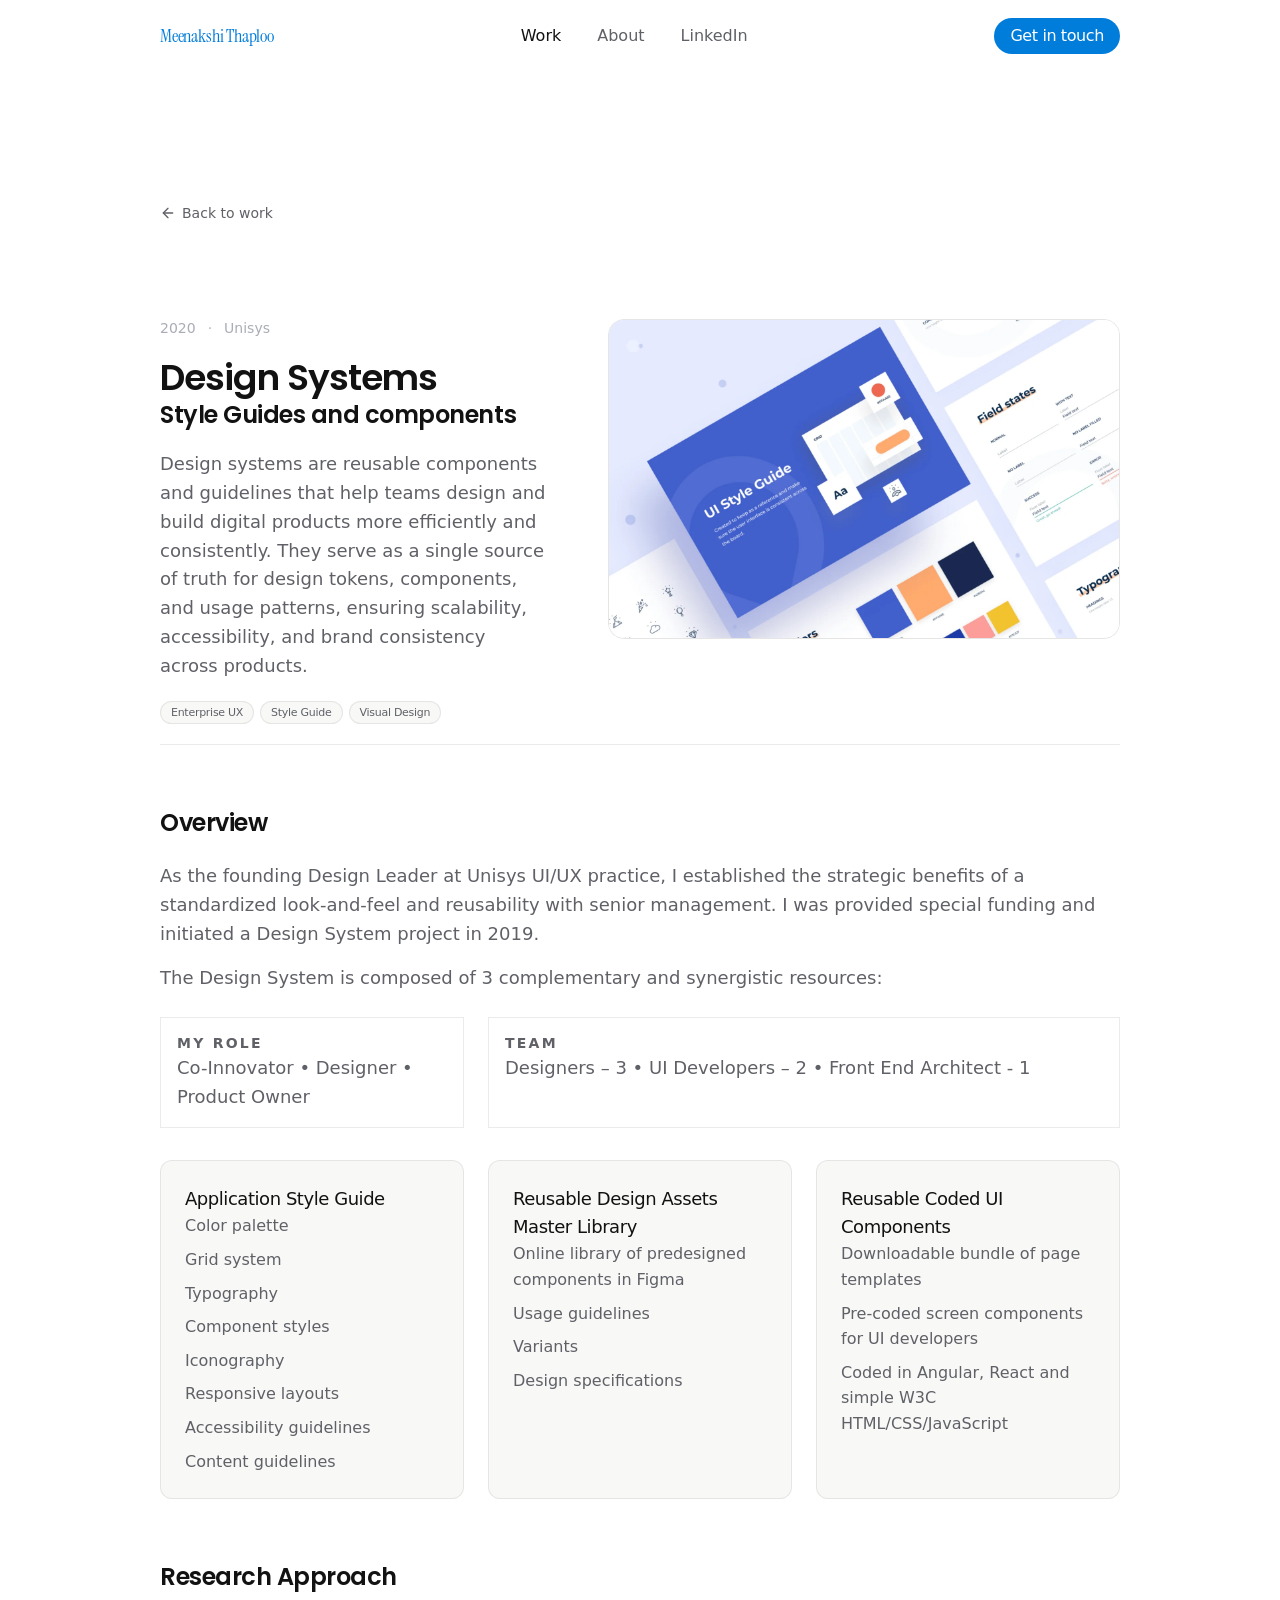
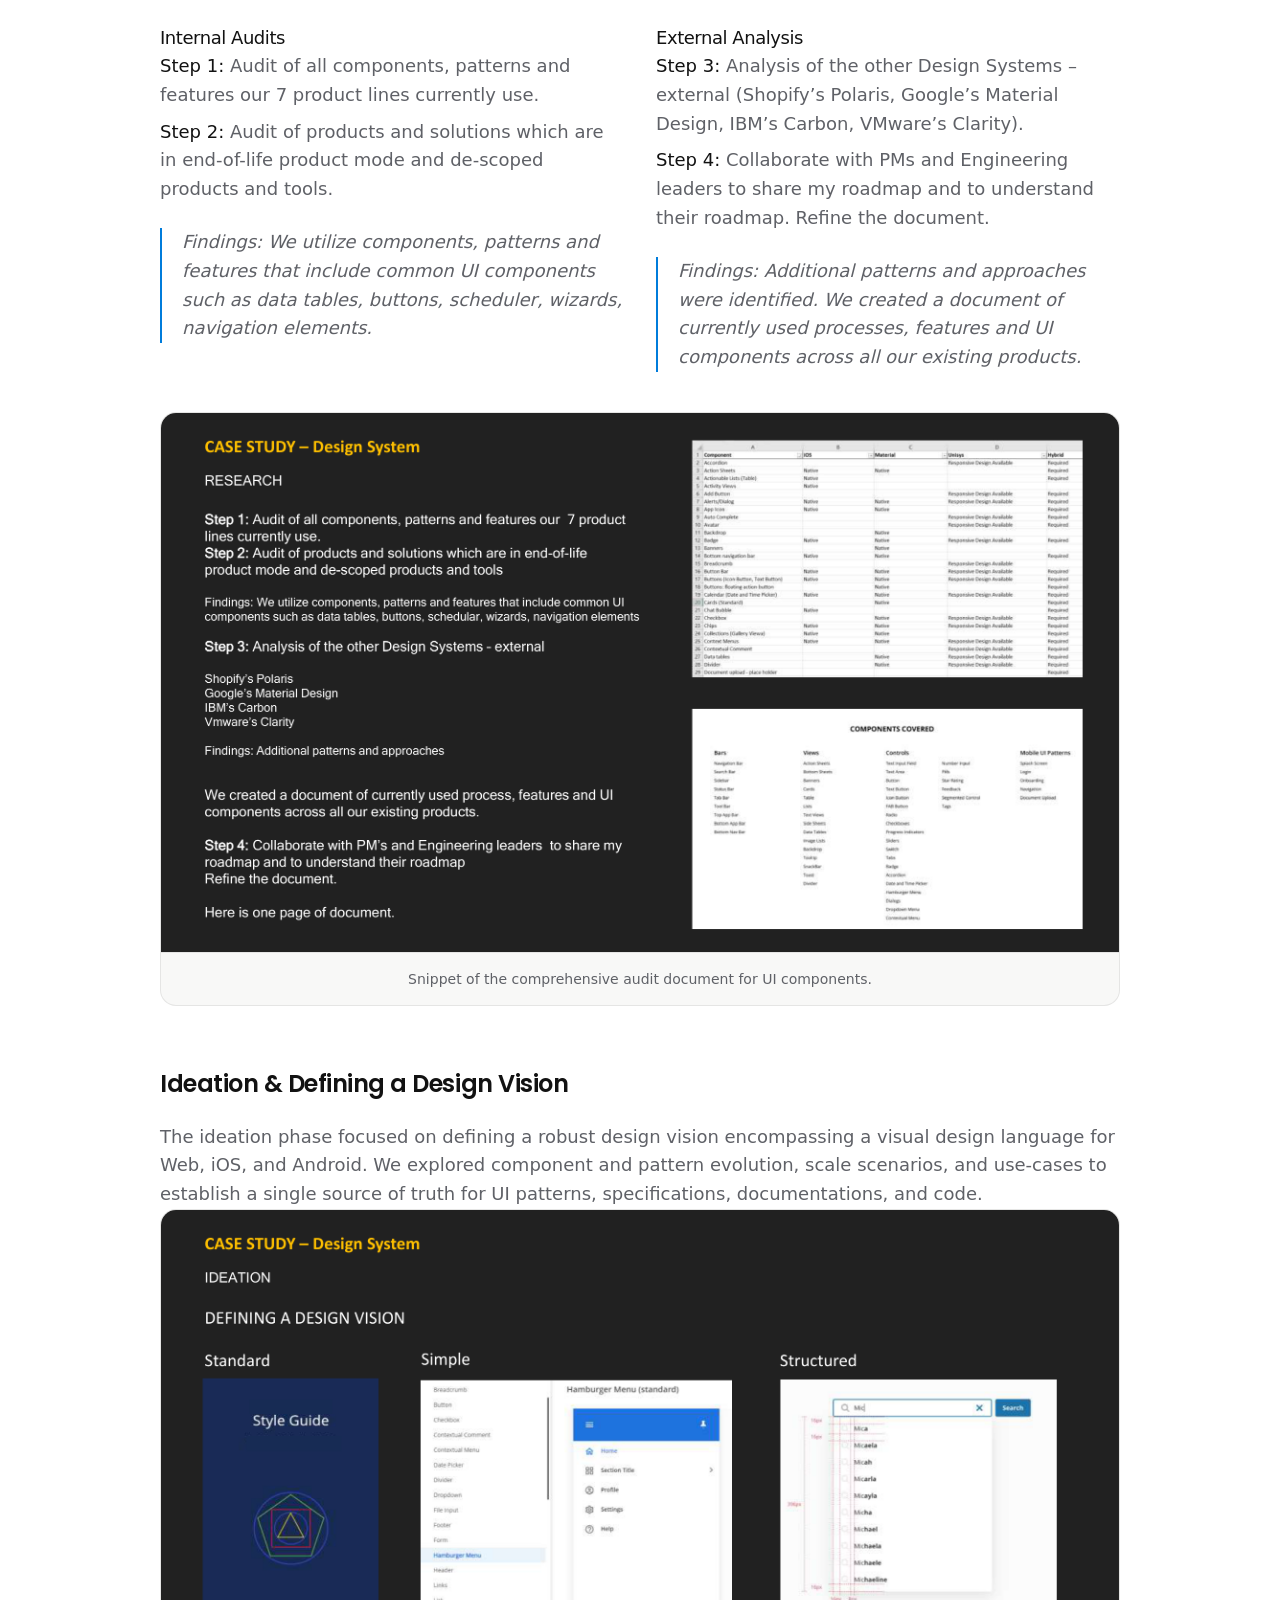
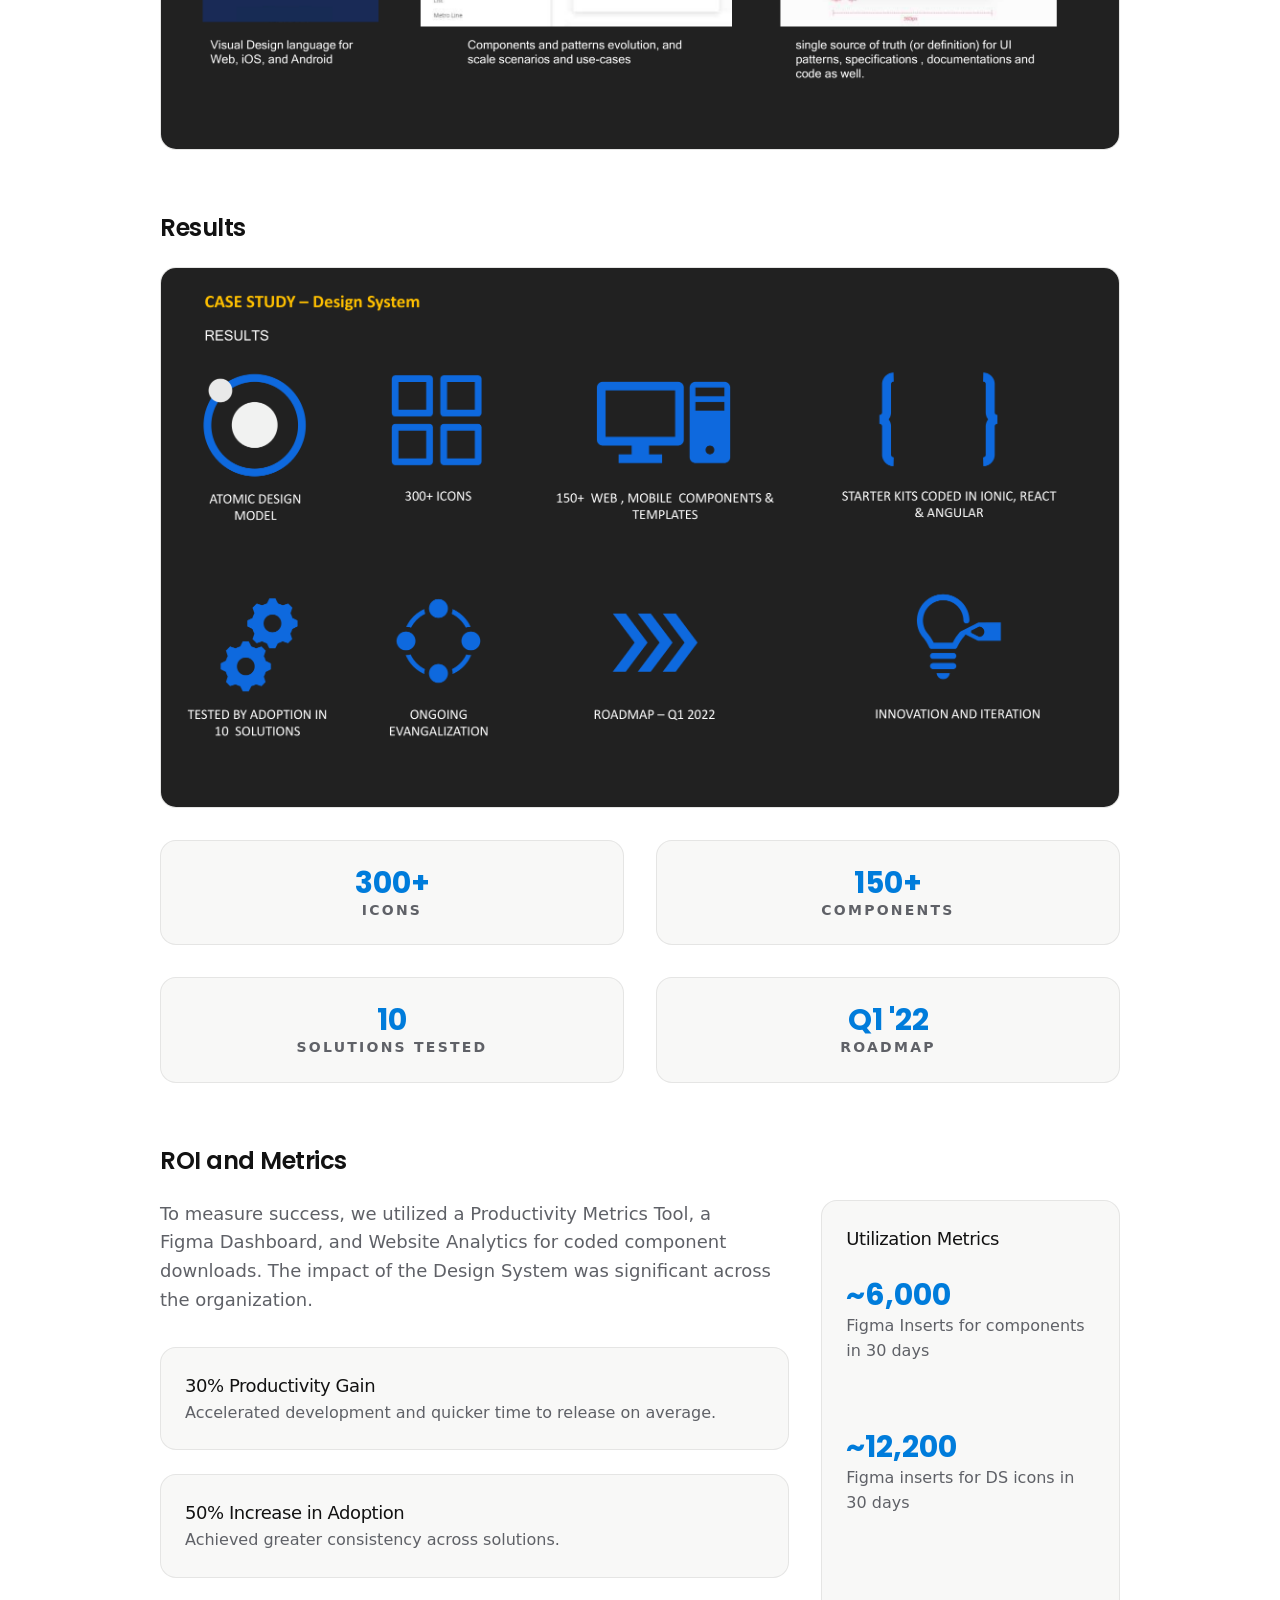
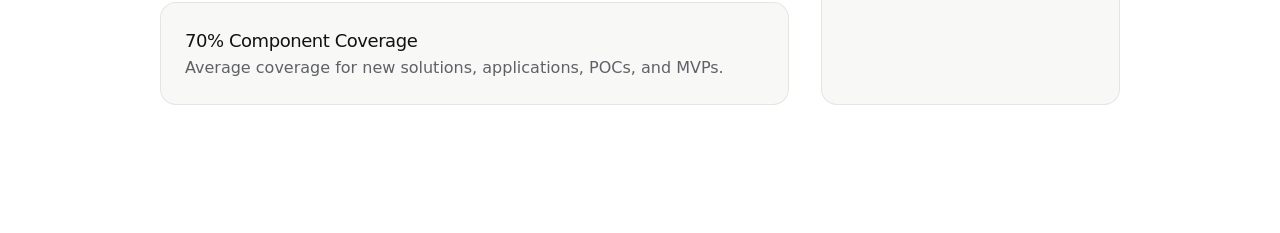
<file: work-02-01.html>
<!doctype html>
<html class="__variable_6bee3b __variable_1f5468" lang="en">
  <head>
    <meta charset="utf-8" />
    <meta content="width=device-width, initial-scale=1" name="viewport" />
    <link
      data-precedence="next"
      href="./media/css/style.css"
      rel="stylesheet" />
    <meta
      content="#FFFFFF"
      media="(prefers-color-scheme: light)"
      name="theme-color" />
    <meta
      content="#FFFFFF"
      media="(prefers-color-scheme: dark)"
      name="theme-color" />
    <title>Work · Meenakshi</title>
    <meta
      content="Selected case studies and product design work -enterprise UX, learning experience design, product, research, and explorations."
      name="description" />
    <meta content="Meenakshi" name="author" />
    <meta
      content="UX Designer,Product Designer,Portfolio,Case Studies"
      name="keywords" />
    <meta content="Meenakshi" name="creator" />
    <meta content="index, follow" name="robots" />
    <meta content="index, follow, max-image-preview:large" name="googlebot" />
    <meta content="Meenakshi - UX Designer" property="og:title" />
    <meta
      content="Portfolio of a UX designer crafting thoughtful, editorial product experiences."
      property="og:description" />
    <meta content="https://example.com" property="og:url" />
    <meta content="Studio - UX Portfolio" property="og:site_name" />
    <meta content="en_US" property="og:locale" />
    <meta content="https://example.com/og.png" property="og:image" />
    <meta content="1200" property="og:image:width" />
    <meta content="630" property="og:image:height" />
    <meta content="website" property="og:type" />
    <meta content="summary_large_image" name="twitter:card" />
    <meta content="Meenakshi - UX Designer" name="twitter:title" />
    <meta
      content="Portfolio of a UX designer crafting thoughtful, editorial product experiences."
      name="twitter:description" />
    <meta content="https://example.com/og.png" name="twitter:image" />
  
<style id="custom-work-layout">
/* Custom float layout for work projects */
.work-project-article {
    display: flex;
    flex-direction: column;
}
.work-project-image-wrapper {
    order: 2;
    margin-top: 2rem;
}
.work-project-text-wrapper {
    order: 1;
}
.work-project-text-wrapper > *:not(:first-child) {
    margin-top: 1.25rem;
}

@media (min-width: 768px) {
    .work-project-article {
        display: block;
    }
    .work-project-image-wrapper {
        float: right;
        width: 58.333333%;
        padding-left: 2.5rem;
        margin-top: 0;
        margin-bottom: 1.5rem;
        order: unset;
    }
    .work-project-text-wrapper {
        order: unset;
    }
}
@media (min-width: 1024px) {
    .work-project-image-wrapper {
        padding-left: 3rem;
    }
}
</style>
</head>
  <body class="min-h-screen bg-background text-foreground">
    <a
      class="sr-only focus:not-sr-only focus:fixed focus:left-4 focus:top-4 focus:z-50 focus:rounded-md focus:bg-foreground focus:px-3 focus:py-2 focus:text-body-sm focus:text-white"
      href="./index.html#main">
      Skip to content
    </a>
    <header
      class="sticky top-0 z-40 w-full transition-all duration-300 border-b border-transparent bg-background">
      <div
        class="mx-auto w-full px-8 sm:px-12 lg:px-16 xl:px-20 max-w-container flex h-16 items-center justify-between md:h-[72px]">
        <div class="relative">
          <a
            aria-describedby="logo-tooltip"
            aria-label="Meenakshi - home"
            class="group flex items-center"
            href="./index.html">
            <span
              class="select-none transition-transform duration-500 group-hover:scale-[1.03]"
              style="display: inline-block; font-family: var(--font-serif), Georgia, serif; font-style: normal; font-weight: 500; font-size: clamp(1rem, 1.6vw, 1.125rem); line-height: 1; letter-spacing: -0.01em; color: hsl(var(--accent));"
            >Meenakshi Thaploo</span>
          </a>
        </div>
        <nav aria-label="Primary" class="hidden items-center gap-1 md:flex">
          <a
            aria-current="page"
            class="relative rounded-full px-4 py-2 type-ui transition-colors hover:text-accent text-foreground"
            href="./work.html">
            Work
          </a>
          <a
            class="relative rounded-full px-4 py-2 type-ui transition-colors hover:text-accent text-muted-foreground"
            href="./about.html">
            About
          </a>
          <a
            aria-label="LinkedIn - opens in a new tab"
            class="relative rounded-full px-4 py-2 type-ui text-muted-foreground transition-colors hover:text-accent"
            href="https://www.linkedin.com/in/meenakshi-thaploo-69605a5/"
            rel="noopener noreferrer"
            target="_blank">
            LinkedIn
          </a>
        </nav>
        <div class="flex items-center gap-2">
          <a
            class="items-center justify-center gap-2 whitespace-nowrap font-medium tracking-tight ring-offset-background transition-all focus-visible:outline-none focus-visible:ring-2 focus-visible:ring-ring/40 focus-visible:ring-offset-2 disabled:pointer-events-none disabled:opacity-50 [&amp;_svg]:size-4 [&amp;_svg]:shrink-0 bg-accent text-white hover:bg-accent/90 hover:text-white active:bg-accent/85 h-9 rounded-full px-4 text-base !text-white hidden md:inline-flex"
            href="./index.html#get-in-touch">
            Get in touch
          </a>
          <button
            aria-controls="mobile-nav"
            aria-expanded="false"
            aria-label="Open menu"
            class="inline-flex size-10 items-center justify-center rounded-full text-foreground hover:bg-surface md:hidden"
            type="button">
            <svg
              class="lucide lucide-menu size-5"
              fill="none"
              height="24"
              stroke="currentColor"
              stroke-linecap="round"
              stroke-linejoin="round"
              stroke-width="2"
              viewbox="0 0 24 24"
              width="24"
              xmlns="http://www.w3.org/2000/svg">
              <line x1="4" x2="20" y1="12" y2="12"></line>
              <line x1="4" x2="20" y1="6" y2="6"></line>
              <line x1="4" x2="20" y1="18" y2="18"></line>
            </svg>
          </button>
        </div>
      </div>
      <div id="mobile-nav" class="hidden absolute top-full left-0 w-full bg-background border-b border-border flex-col py-4 px-8 shadow-lg z-50 md:hidden">
        <a class="py-3 text-base font-medium text-foreground hover:text-accent transition-colors" href="./work.html">Work</a>
        <a class="py-3 text-base font-medium text-foreground hover:text-accent transition-colors" href="./about.html">About</a>
        <a class="py-3 text-base font-medium text-foreground hover:text-accent transition-colors" href="https://www.linkedin.com/in/meenakshi-thaploo-69605a5/" rel="noopener noreferrer" target="_blank">LinkedIn</a>
        <a class="py-3 text-base font-medium text-foreground hover:text-accent transition-colors" href="./index.html#get-in-touch">Get in touch</a>
      </div>
    </header>
    <main class="relative" id="main">
      <section class="section">
        <div class="mx-auto w-full px-8 sm:px-12 lg:px-16 xl:px-20 max-w-container">
          <a
            class="group inline-flex items-center gap-1.5 text-sm text-muted-foreground transition-colors hover:text-foreground mb-12"
            href="./work.html">
            <svg
              aria-hidden="true"
              class="lucide lucide-arrow-left size-4 transition-transform duration-300 group-hover:-translate-x-0.5"
              fill="none"
              height="24"
              stroke="currentColor"
              stroke-linecap="round"
              stroke-linejoin="round"
              stroke-width="2"
              viewbox="0 0 24 24"
              width="24"
              xmlns="http://www.w3.org/2000/svg">
              <path d="m12 19-7-7 7-7"></path>
              <path d="M19 12H5"></path>
            </svg>
            <span class="link-underline">Back to work</span>
          </a>
          <div class="mt-12 flex flex-col gap-24 sm:gap-28 md:gap-32">
            <!-- Work Details Page -->
            <div class="">
              <article class="work-project-article group">
                <div class="work-project-image-wrapper min-w-0">
                  <div class="relative isolate overflow-hidden rounded-2xl">
                    <div
                      class="overflow-hidden transition-transform duration-700 ease-out group-hover:scale-[1.015]"
                    >
                      <div
                        class="relative w-full overflow-hidden rounded-2xl border border-border bg-surface aspect-[16/10] transition-colors duration-300 group-hover:border-foreground/15"
                      >
                        <img
                          alt="Design System"
                          class="object-cover"
                          data-nimg="fill"
                          decoding="async"
                          loading="lazy"
                          sizes="(min-width: 1024px) 50vw, (min-width: 768px) 50vw, 100vw"
                          src="./media/images/work-02-01.webp"
                          srcset="
                            ./media/images/work-02-01.webp  384w,
                            ./media/images/work-02-01.webp  640w,
                            ./media/images/work-02-01.webp  750w,
                            ./media/images/work-02-01.webp  828w,
                            ./media/images/work-02-01.webp 1080w,
                            ./media/images/work-02-01.webp 1200w,
                            ./media/images/work-02-01.webp 1920w,
                            ./media/images/work-02-01.webp 2048w,
                            ./media/images/work-02-01.webp 3840w
                          "
                          style="
                            position: absolute;
                            height: 100%;
                            width: 100%;
                            left: 0;
                            top: 0;
                            right: 0;
                            bottom: 0;
                            color: transparent;
                          "
                        />
                      </div>
                    </div>
                  </div>
                </div>
                <div class="work-project-text-wrapper">
                  <div class="flex items-center gap-3 type-metadata">
                    <span>2020</span>
                    <span aria-hidden="true" class="text-foreground/30">·</span>
                    <span>Unisys</span>
                  </div>
                  <h3 class="min-w-0 max-w-full tracking-tight">
                    <span class="type-project-title block">
                      Design Systems
                    </span>
                    <span
                      class="mt-1 block font-display text-base font-semibold tracking-tight text-foreground sm:text-section-heading"
                    >
                      Style Guides and components
                    </span>
                  </h3>
                  <p class="max-w-full type-body text-pretty">
                    Design systems are reusable components and guidelines that
                    help teams design and build digital products more
                    efficiently and consistently. They serve as a single source
                    of truth for design tokens, components, and usage patterns,
                    ensuring scalability, accessibility, and brand consistency
                    across products.
                  </p>
                  <ul
                    aria-label="Project tags"
                    class="mt-1 flex flex-wrap gap-1.5"
                  >
                    <li class="rounded-full border border-border bg-surface px-2.5 py-0.5 text-[11px] tracking-tight text-muted-foreground">
                      Enterprise UX
                    </li>
                    <li class="rounded-full border border-border bg-surface px-2.5 py-0.5 text-[11px] tracking-tight text-muted-foreground">
                      Style Guide
                    </li>
                    <li class="rounded-full border border-border bg-surface px-2.5 py-0.5 text-[11px] tracking-tight text-muted-foreground">
                      Visual Design
                    </li>
                  </ul>
                </div>
                <div style="clear: both;"></div>
              </article>
            </div>
          </div>

          <div aria-hidden="true" class="hairline mb-16 mt-5"></div>

          <!-- SECTION 1: Overview & Role -->
          <div class="case-study-content">
            <section class="mt-16 mb-6">
              <h2 class="type-section-heading mb-6">Overview</h2>
              <div class="flex flex-col gap-6">
                <div>
                  <p class="type-body text-pretty">
                    As the founding Design Leader at Unisys UI/UX practice, I established the strategic benefits of a standardized look-and-feel and reusability with senior management. I was provided special funding and initiated a Design System project in 2019. 
                  </p>
                  <p class="type-body text-pretty mt-4">
                    The Design System is composed of 3 complementary and synergistic resources:
                  </p>
                </div>
                
                <div class="grid md:grid-cols-3 gap-6">
                  <div class="border border-border p-4">
                    <h3 class="type-eyebrow text-muted-foreground mb-2">My Role</h3>
                    <p class="type-body text-muted-foreground">Co-Innovator &bull; Designer &bull; Product Owner</p>
                  </div>
                  <div class="md:col-span-2 border border-border p-4">
                    <h3 class="type-eyebrow text-muted-foreground mb-2">Team</h3>
                    <p class="type-body text-muted-foreground">Designers &ndash; 3 &bull; UI Developers &ndash; 2 &bull; Front End Architect - 1</p>
                  </div>
                </div>
              </div>

              <div class="grid md:grid-cols-3 gap-6 mt-8">
                <div class="border border-border p-6 rounded-xl bg-surface">
                  <h3 class="type-ui text-lg mb-3">Application Style Guide</h3>
                  <ul class="type-body-sm list-none p-0 flex flex-col gap-2 text-muted-foreground">
                    <li>Color palette</li>
                    <li>Grid system</li>
                    <li>Typography</li>
                    <li>Component styles</li>
                    <li>Iconography</li>
                    <li>Responsive layouts</li>
                    <li>Accessibility guidelines</li>
                    <li>Content guidelines</li>
                  </ul>
                </div>
                <div class="border border-border p-6 rounded-xl bg-surface">
                  <h3 class="type-ui text-lg mb-3">Reusable Design Assets Master Library</h3>
                  <ul class="type-body-sm list-none p-0 flex flex-col gap-2 text-muted-foreground">
                    <li>Online library of predesigned components in Figma</li>
                    <li>Usage guidelines</li>
                    <li>Variants</li>
                    <li>Design specifications</li>
                  </ul>
                </div>
                <div class="border border-border p-6 rounded-xl bg-surface">
                  <h3 class="type-ui text-lg mb-3">Reusable Coded UI Components</h3>
                  <ul class="type-body-sm list-none p-0 flex flex-col gap-2 text-muted-foreground">
                    <li>Downloadable bundle of page templates</li>
                    <li>Pre-coded screen components for UI developers</li>
                    <li>Coded in Angular, React and simple W3C HTML/CSS/JavaScript</li>
                  </ul>
                </div>
              </div>
            </section>

            <!-- SECTION 2: Research & Audit -->
            <section class="mt-16 mb-6">
              <h2 class="type-section-heading mb-6">Research Approach</h2>
              <div class="grid md:grid-cols-2 gap-8 mb-8 mt-8">
                <div>
                  <h3 class="type-ui text-lg mb-3">Internal Audits</h3>
                  <ul class="type-body list-none p-0 flex flex-col gap-2">
                    <li><strong class="font-medium text-foreground">Step 1:</strong> Audit of all components, patterns and features our 7 product lines currently use.</li>
                    <li><strong class="font-medium text-foreground">Step 2:</strong> Audit of products and solutions which are in end-of-life product mode and de-scoped products and tools.</li>
                  </ul>
                  <p class="type-body mt-6 italic border-l-2 border-accent pl-5">
                    Findings: We utilize components, patterns and features that include common UI components such as data tables, buttons, scheduler, wizards, navigation elements.
                  </p>
                </div>
                <div>
                  <h3 class="type-ui text-lg mb-3">External Analysis</h3>
                  <ul class="type-body list-none p-0 flex flex-col gap-2">
                    <li><strong class="font-medium text-foreground">Step 3:</strong> Analysis of the other Design Systems – external (Shopify’s Polaris, Google’s Material Design, IBM’s Carbon, VMware’s Clarity).</li>
                    <li><strong class="font-medium text-foreground">Step 4:</strong> Collaborate with PMs and Engineering leaders to share my roadmap and to understand their roadmap. Refine the document.</li>
                  </ul>
                  <p class="type-body mt-6 italic border-l-2 border-accent pl-5">
                    Findings: Additional patterns and approaches were identified. We created a document of currently used processes, features and UI components across all our existing products.
                  </p>
                </div>
              </div>
              <div class="rounded-2xl border border-border overflow-hidden bg-surface relative mt-10">
                <img
                  alt="Component audit spreadsheet"
                  class="w-full object-cover"
                  src="./media/work-02-01/work-02-01-research.png"
                  loading="lazy"
                />
                <div class="p-4 text-sm text-center text-muted-foreground border-t border-border">
                  Snippet of the comprehensive audit document for UI components.
                </div>
              </div>
            </section>

            <!-- SECTION 3: Ideation & Vision -->
            <section class="mt-16 mb-6">
              <h2 class="type-section-heading mb-6">Ideation & Defining a Design Vision</h2>
              <p class="type-body text-pretty mb-8">
                The ideation phase focused on defining a robust design vision encompassing a visual design language for Web, iOS, and Android. We explored component and pattern evolution, scale scenarios, and use-cases to establish a single source of truth for UI patterns, specifications, documentations, and code.
              </p>
              <div class="rounded-2xl border border-border overflow-hidden bg-surface relative">
                <img
                  alt="Design vision from Standard to Simple to Structured"
                  class="w-full object-cover"
                  src="./media/work-02-01/work-02-01-ideation.png"
                  loading="lazy"
                />
              </div>
            </section>

            <!-- SECTION 4: Results & Deliverables -->
            <section class="mt-16 mb-6">
              <h2 class="type-section-heading mb-6">Results</h2>
              <div class="rounded-2xl border border-border overflow-hidden bg-surface relative mb-8">
                <img
                  alt="Results and Deliverables"
                  class="w-full object-cover"
                  src="./media/work-02-01/work-02-01-results.png"
                  loading="lazy"
                />
              </div>
              <div class="grid grid-cols-2 md:grid-cols-4 gap-8 mt-8">
                <div class="rounded-2xl border border-border bg-surface p-6 flex flex-col items-center text-center">
                  <div class="text-3xl font-display font-bold text-accent mb-2">300+</div>
                  <div class="type-eyebrow text-muted-foreground uppercase tracking-wider">Icons</div>
                </div>
                <div class="rounded-2xl border border-border bg-surface p-6 flex flex-col items-center text-center">
                  <div class="text-3xl font-display font-bold text-accent mb-2">150+</div>
                  <div class="type-eyebrow text-muted-foreground uppercase tracking-wider">Components</div>
                </div>
                <div class="rounded-2xl border border-border bg-surface p-6 flex flex-col items-center text-center">
                  <div class="text-3xl font-display font-bold text-accent mb-2">10</div>
                  <div class="type-eyebrow text-muted-foreground uppercase tracking-wider">Solutions Tested</div>
                </div>
                <div class="rounded-2xl border border-border bg-surface p-6 flex flex-col items-center text-center">
                  <div class="text-3xl font-display font-bold text-accent mb-2">Q1 '22</div>
                  <div class="type-eyebrow text-muted-foreground uppercase tracking-wider">Roadmap</div>
                </div>
              </div>
            </section>

            <!-- SECTION 5: ROI and Metrics -->
            <section class="mt-16 mb-20">
              <h2 class="type-section-heading mb-6">ROI and Metrics</h2>
              <div class="grid md:grid-cols-3 gap-8">
                <div class="md:col-span-2">
                  <p class="type-body text-pretty mb-8">
                    To measure success, we utilized a Productivity Metrics Tool, a Figma Dashboard, and Website Analytics for coded component downloads. The impact of the Design System was significant across the organization.
                  </p>
                  <div class="grid gap-6 mt-8">
                    <div class="rounded-2xl border border-border bg-surface p-6">
                      <h3 class="type-ui text-lg mb-3">30% Productivity Gain</h3>
                      <p class="type-body-sm text-muted-foreground">Accelerated development and quicker time to release on average.</p>
                    </div>
                    <div class="rounded-2xl border border-border bg-surface p-6">
                      <h3 class="type-ui text-lg mb-3">50% Increase in Adoption</h3>
                      <p class="type-body-sm text-muted-foreground">Achieved greater consistency across solutions.</p>
                    </div>
                    <div class="rounded-2xl border border-border bg-surface p-6">
                      <h3 class="type-ui text-lg mb-3">70% Component Coverage</h3>
                      <p class="type-body-sm text-muted-foreground">Average coverage for new solutions, applications, POCs, and MVPs.</p>
                    </div>
                  </div>
                </div>
                <div class="rounded-2xl border border-border bg-surface p-6">
                  <h3 class="type-ui text-lg mb-6">Utilization Metrics</h3>
                  <div class="flex flex-col gap-8">
                    <div>
                      <div class="text-3xl font-display font-bold text-accent mb-2">~6,000</div>
                      <div class="type-body-sm text-muted-foreground">Figma Inserts for components in 30 days</div>
                    </div>
                    <div class="h-px bg-border w-full"></div>
                    <div>
                      <div class="text-3xl font-display font-bold text-accent mb-2">~12,200</div>
                      <div class="type-body-sm text-muted-foreground">Figma inserts for DS icons in 30 days</div>
                    </div>
                  </div>
                </div>
              </div>
            </section>
          </div>

        </div>
      </section>
    </main>
    <script src="./media/js/menu.js"></script>
  </body>
</html>
</file>
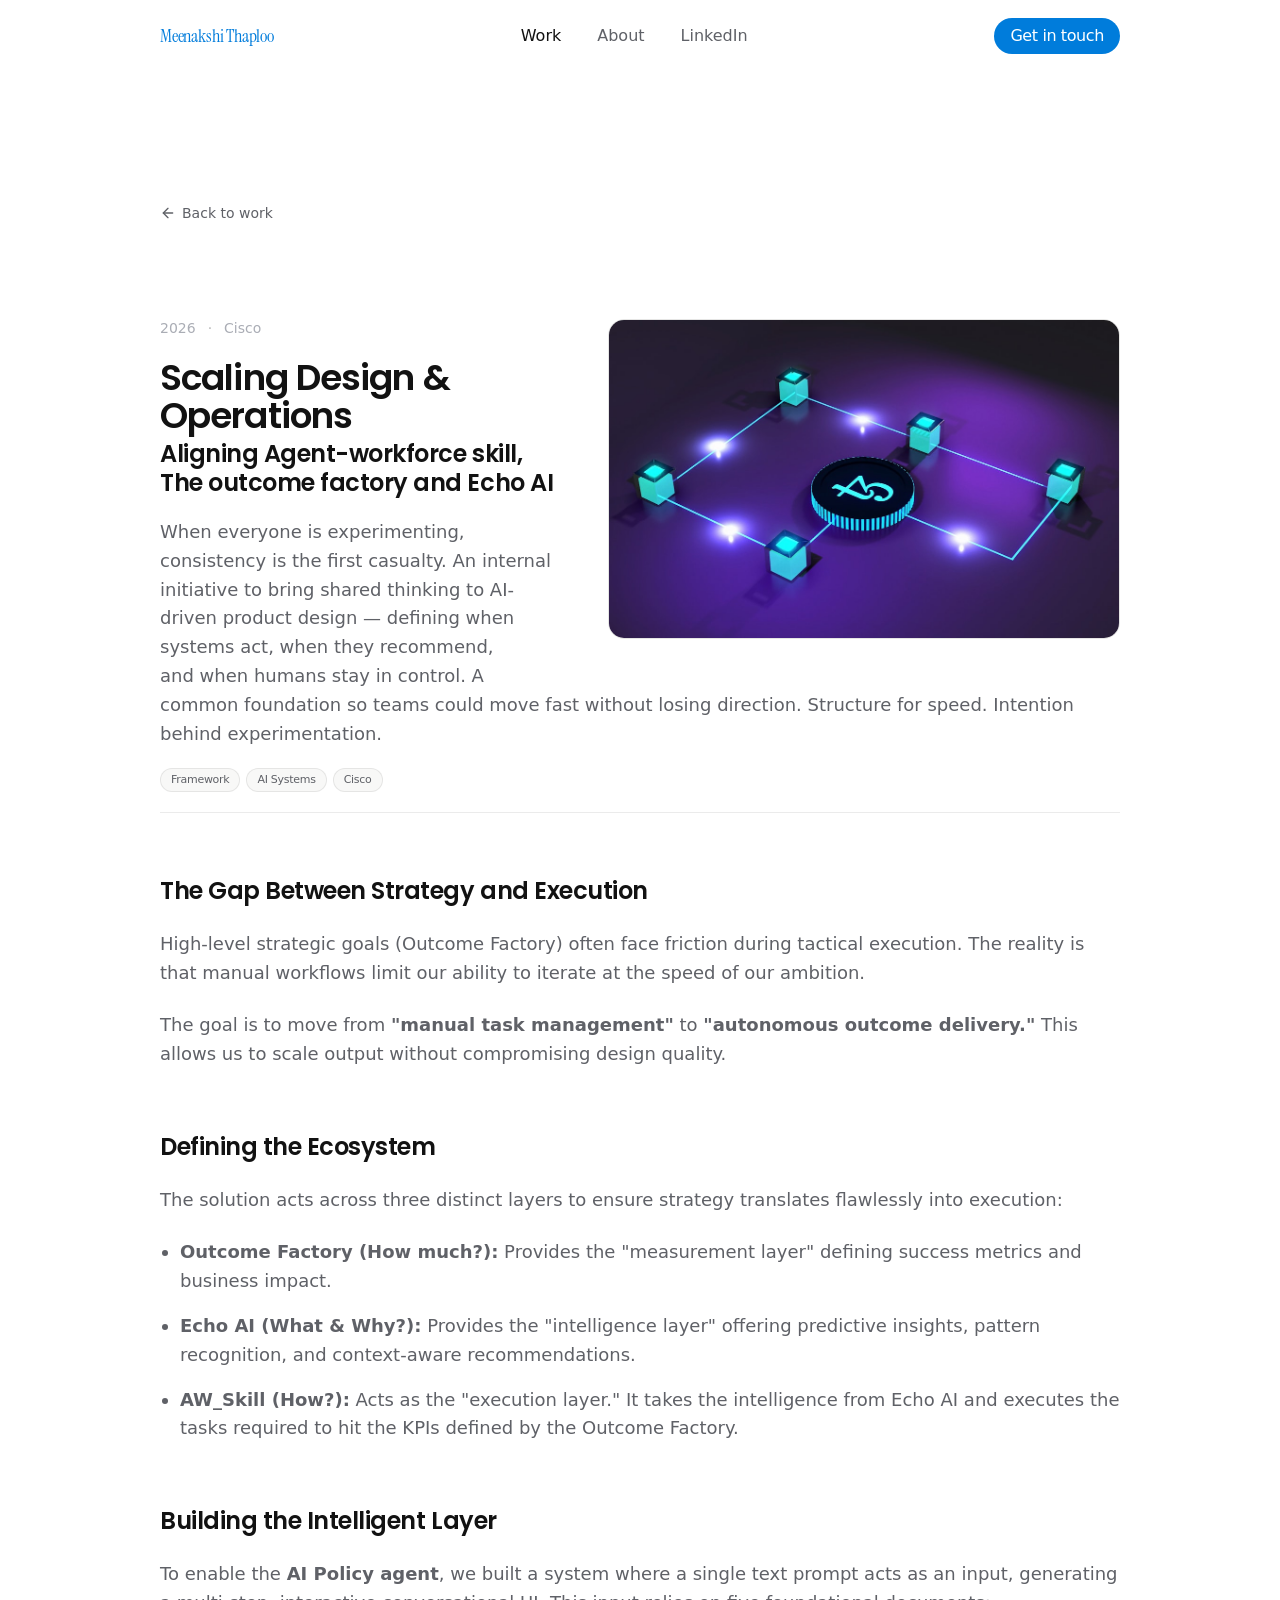
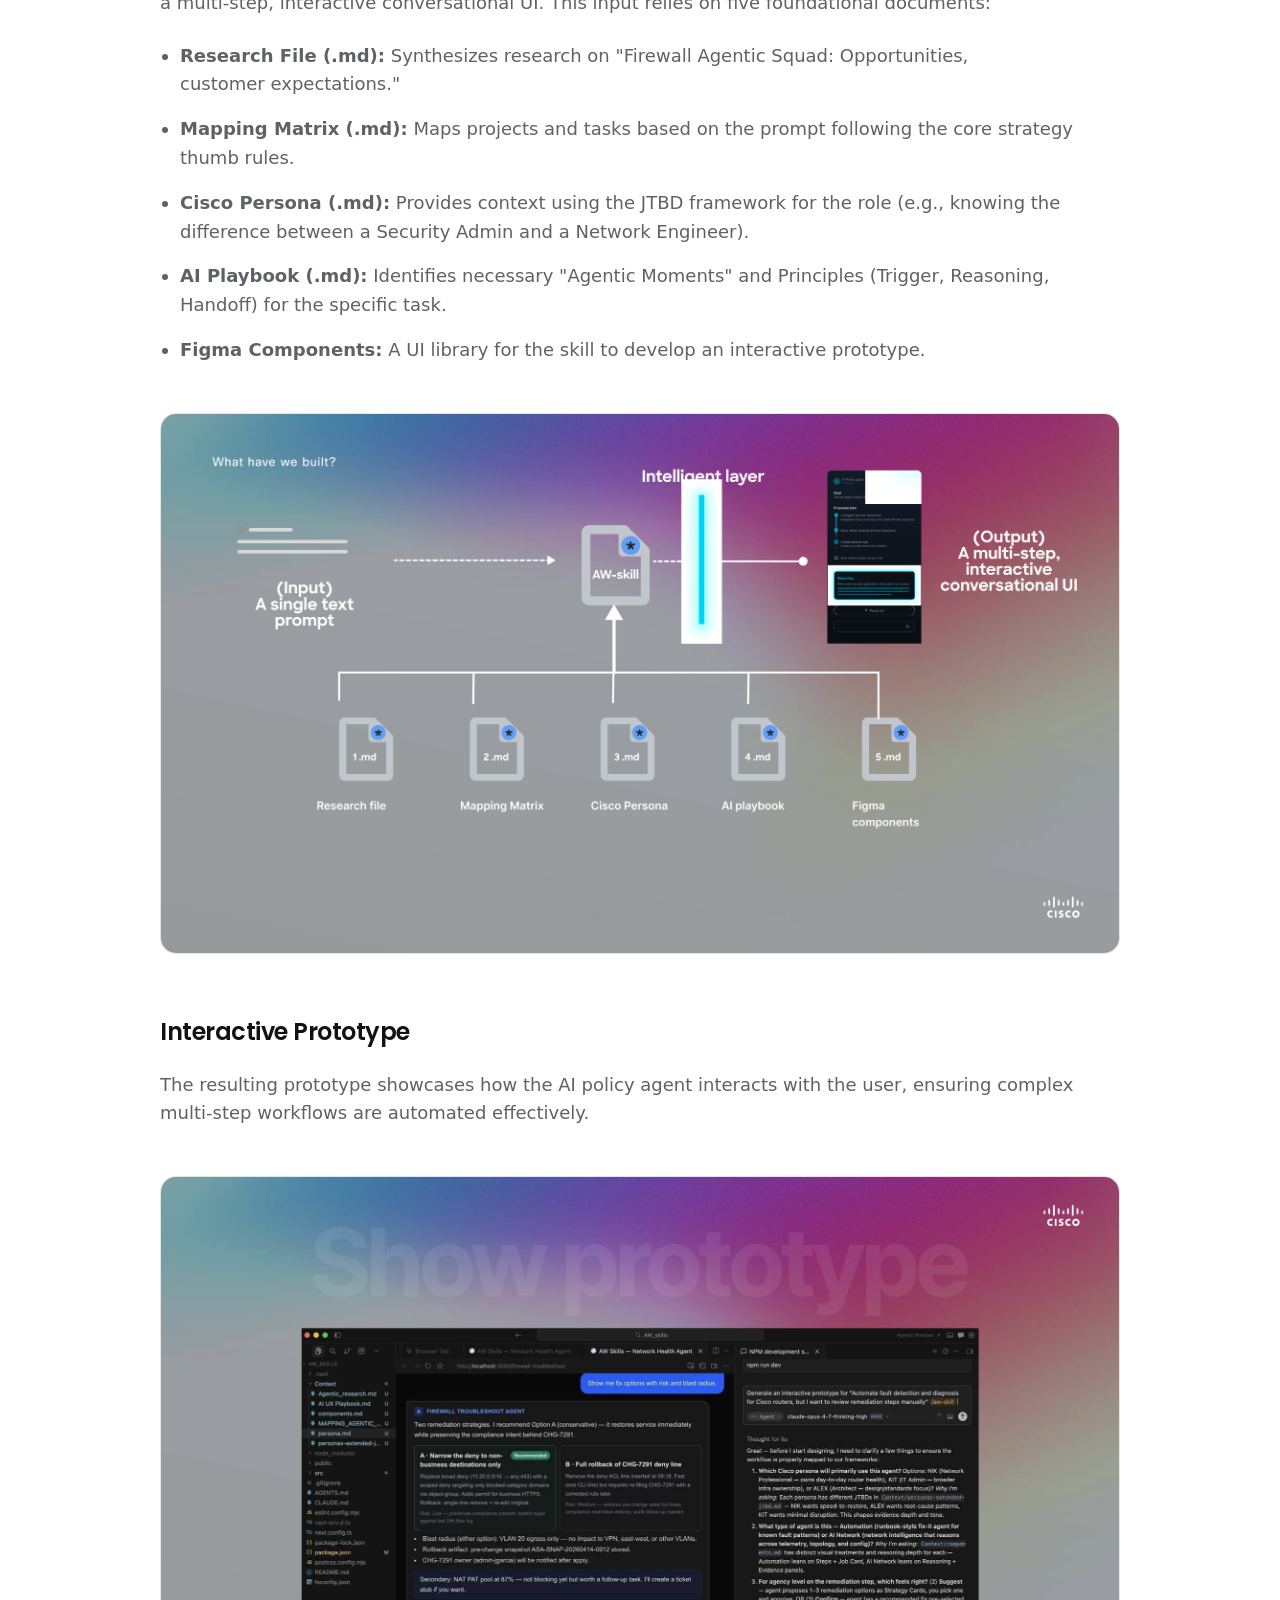
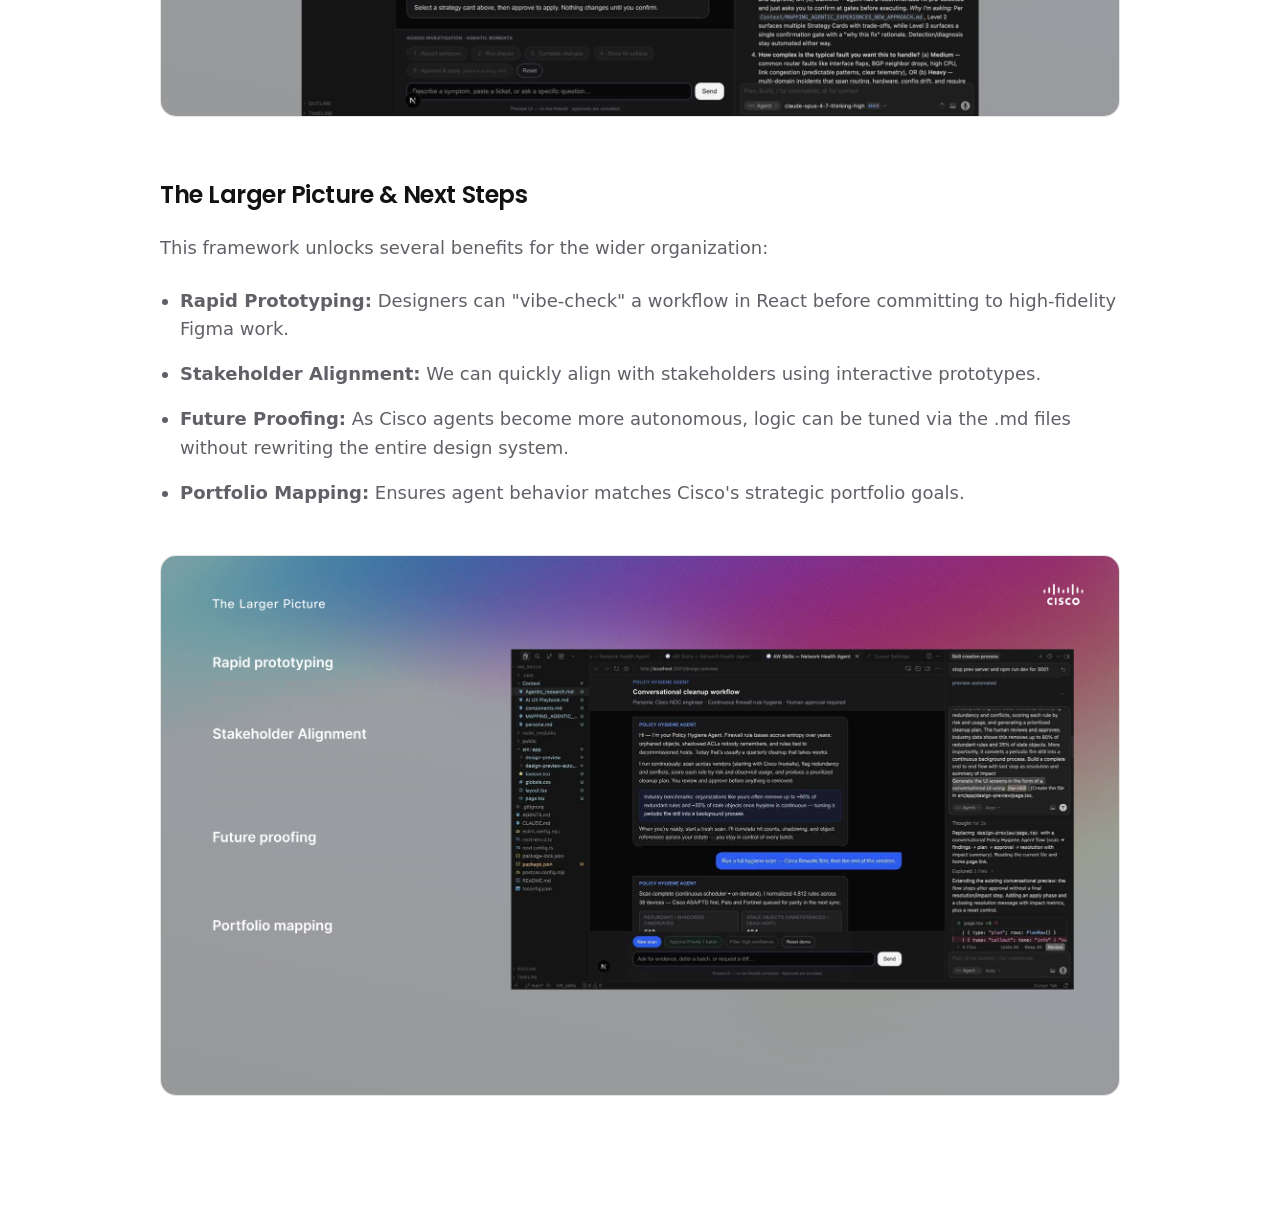
<file: work-02-02.html>
<!doctype html>
<html class="__variable_6bee3b __variable_1f5468" lang="en">
  <head>
    <meta charset="utf-8" />
    <meta content="width=device-width, initial-scale=1" name="viewport" />
    <link
      data-precedence="next"
      href="./media/css/style.css"
      rel="stylesheet" />
    <meta
      content="#FFFFFF"
      media="(prefers-color-scheme: light)"
      name="theme-color" />
    <meta
      content="#FFFFFF"
      media="(prefers-color-scheme: dark)"
      name="theme-color" />
    <title>Work · Meenakshi</title>
    <meta
      content="Selected case studies and product design work -enterprise UX, learning experience design, product, research, and explorations."
      name="description" />
    <meta content="Meenakshi" name="author" />
    <meta
      content="UX Designer,Product Designer,Portfolio,Case Studies"
      name="keywords" />
    <meta content="Meenakshi" name="creator" />
    <meta content="index, follow" name="robots" />
    <meta content="index, follow, max-image-preview:large" name="googlebot" />
    <meta content="Meenakshi - UX Designer" property="og:title" />
    <meta
      content="Portfolio of a UX designer crafting thoughtful, editorial product experiences."
      property="og:description" />
    <meta content="https://example.com" property="og:url" />
    <meta content="Studio - UX Portfolio" property="og:site_name" />
    <meta content="en_US" property="og:locale" />
    <meta content="https://example.com/og.png" property="og:image" />
    <meta content="1200" property="og:image:width" />
    <meta content="630" property="og:image:height" />
    <meta content="website" property="og:type" />
    <meta content="summary_large_image" name="twitter:card" />
    <meta content="Meenakshi - UX Designer" name="twitter:title" />
    <meta
      content="Portfolio of a UX designer crafting thoughtful, editorial product experiences."
      name="twitter:description" />
    <meta content="https://example.com/og.png" name="twitter:image" />
  
<style id="custom-work-layout">
/* Custom float layout for work projects */
.work-project-article {
    display: flex;
    flex-direction: column;
}
.work-project-image-wrapper {
    order: 2;
    margin-top: 2rem;
}
.work-project-text-wrapper {
    order: 1;
}
.work-project-text-wrapper > *:not(:first-child) {
    margin-top: 1.25rem;
}

@media (min-width: 768px) {
    .work-project-article {
        display: block;
    }
    .work-project-image-wrapper {
        float: right;
        width: 58.333333%;
        padding-left: 2.5rem;
        margin-top: 0;
        margin-bottom: 1.5rem;
        order: unset;
    }
    .work-project-text-wrapper {
        order: unset;
    }
}
@media (min-width: 1024px) {
    .work-project-image-wrapper {
        padding-left: 3rem;
    }
}
</style>
</head>
  <body class="min-h-screen bg-background text-foreground">
    <a
      class="sr-only focus:not-sr-only focus:fixed focus:left-4 focus:top-4 focus:z-50 focus:rounded-md focus:bg-foreground focus:px-3 focus:py-2 focus:text-body-sm focus:text-white"
      href="./index.html#main">
      Skip to content
    </a>
    <header
      class="sticky top-0 z-40 w-full transition-all duration-300 border-b border-transparent bg-background">
      <div
        class="mx-auto w-full px-8 sm:px-12 lg:px-16 xl:px-20 max-w-container flex h-16 items-center justify-between md:h-[72px]">
        <div class="relative">
          <a
            aria-describedby="logo-tooltip"
            aria-label="Meenakshi - home"
            class="group flex items-center"
            href="./index.html">
            <span
              class="select-none transition-transform duration-500 group-hover:scale-[1.03]"
              style="display: inline-block; font-family: var(--font-serif), Georgia, serif; font-style: normal; font-weight: 500; font-size: clamp(1rem, 1.6vw, 1.125rem); line-height: 1; letter-spacing: -0.01em; color: hsl(var(--accent));"
            >Meenakshi Thaploo</span>
          </a>
        </div>
        <nav aria-label="Primary" class="hidden items-center gap-1 md:flex">
          <a
            aria-current="page"
            class="relative rounded-full px-4 py-2 type-ui transition-colors hover:text-accent text-foreground"
            href="./work.html">
            Work
          </a>
          <a
            class="relative rounded-full px-4 py-2 type-ui transition-colors hover:text-accent text-muted-foreground"
            href="./about.html">
            About
          </a>
          <a
            aria-label="LinkedIn - opens in a new tab"
            class="relative rounded-full px-4 py-2 type-ui text-muted-foreground transition-colors hover:text-accent"
            href="https://www.linkedin.com/in/meenakshi-thaploo-69605a5/"
            rel="noopener noreferrer"
            target="_blank">
            LinkedIn
          </a>
        </nav>
        <div class="flex items-center gap-2">
          <a
            class="items-center justify-center gap-2 whitespace-nowrap font-medium tracking-tight ring-offset-background transition-all focus-visible:outline-none focus-visible:ring-2 focus-visible:ring-ring/40 focus-visible:ring-offset-2 disabled:pointer-events-none disabled:opacity-50 [&amp;_svg]:size-4 [&amp;_svg]:shrink-0 bg-accent text-white hover:bg-accent/90 hover:text-white active:bg-accent/85 h-9 rounded-full px-4 text-base !text-white hidden md:inline-flex"
            href="./index.html#get-in-touch">
            Get in touch
          </a>
          <button
            aria-controls="mobile-nav"
            aria-expanded="false"
            aria-label="Open menu"
            class="inline-flex size-10 items-center justify-center rounded-full text-foreground hover:bg-surface md:hidden"
            type="button">
            <svg
              class="lucide lucide-menu size-5"
              fill="none"
              height="24"
              stroke="currentColor"
              stroke-linecap="round"
              stroke-linejoin="round"
              stroke-width="2"
              viewbox="0 0 24 24"
              width="24"
              xmlns="http://www.w3.org/2000/svg">
              <line x1="4" x2="20" y1="12" y2="12"></line>
              <line x1="4" x2="20" y1="6" y2="6"></line>
              <line x1="4" x2="20" y1="18" y2="18"></line>
            </svg>
          </button>
        </div>
      </div>
      <div id="mobile-nav" class="hidden absolute top-full left-0 w-full bg-background border-b border-border flex-col py-4 px-8 shadow-lg z-50 md:hidden">
        <a class="py-3 text-base font-medium text-foreground hover:text-accent transition-colors" href="./work.html">Work</a>
        <a class="py-3 text-base font-medium text-foreground hover:text-accent transition-colors" href="./about.html">About</a>
        <a class="py-3 text-base font-medium text-foreground hover:text-accent transition-colors" href="https://www.linkedin.com/in/meenakshi-thaploo-69605a5/" rel="noopener noreferrer" target="_blank">LinkedIn</a>
        <a class="py-3 text-base font-medium text-foreground hover:text-accent transition-colors" href="./index.html#get-in-touch">Get in touch</a>
      </div>
    </header>
    <main class="relative" id="main">
      <section class="section">
        <div class="mx-auto w-full px-8 sm:px-12 lg:px-16 xl:px-20 max-w-container">
          <a
            class="group inline-flex items-center gap-1.5 text-sm text-muted-foreground transition-colors hover:text-foreground mb-12"
            href="./work.html">
            <svg
              aria-hidden="true"
              class="lucide lucide-arrow-left size-4 transition-transform duration-300 group-hover:-translate-x-0.5"
              fill="none"
              height="24"
              stroke="currentColor"
              stroke-linecap="round"
              stroke-linejoin="round"
              stroke-width="2"
              viewbox="0 0 24 24"
              width="24"
              xmlns="http://www.w3.org/2000/svg">
              <path d="m12 19-7-7 7-7"></path>
              <path d="M19 12H5"></path>
            </svg>
            <span class="link-underline">Back to work</span>
          </a>
          <div class="mt-12 flex flex-col gap-24 sm:gap-28 md:gap-32">
            <!-- Work Details Page -->
            <div class="">
              <article class="work-project-article group">
                <div class="work-project-image-wrapper min-w-0">
                  <div class="relative isolate overflow-hidden rounded-2xl">
                    <div
                      class="overflow-hidden transition-transform duration-700 ease-out group-hover:scale-[1.015]"
                    >
                      <div
                        class="relative w-full overflow-hidden rounded-2xl border border-border bg-surface aspect-[16/10] transition-colors duration-300 group-hover:border-foreground/15"
                      >
                        <img
                          alt="Scaling Design & Operations"
                          class="object-cover"
                          data-nimg="fill"
                          decoding="async"
                          loading="lazy"
                          sizes="(min-width: 1024px) 50vw, (min-width: 768px) 50vw, 100vw"
                          src="./media/images/work-02-02.png"
                          srcset="
                            ./media/images/work-02-02.png  384w,
                            ./media/images/work-02-02.png  640w,
                            ./media/images/work-02-02.png  750w,
                            ./media/images/work-02-02.png  828w,
                            ./media/images/work-02-02.png 1080w,
                            ./media/images/work-02-02.png 1200w,
                            ./media/images/work-02-02.png 1920w,
                            ./media/images/work-02-02.png 2048w,
                            ./media/images/work-02-02.png 3840w
                          "
                          style="
                            position: absolute;
                            height: 100%;
                            width: 100%;
                            left: 0;
                            top: 0;
                            right: 0;
                            bottom: 0;
                            color: transparent;
                          "
                        />
                      </div>
                    </div>
                  </div>
                </div>
                <div class="work-project-text-wrapper">
                  <div class="flex items-center gap-3 type-metadata">
                    <span>2026</span>
                    <span aria-hidden="true" class="text-foreground/30">·</span>
                    <span>Cisco</span>
                  </div>
                  <h3 class="min-w-0 max-w-full tracking-tight">
                    <span class="type-project-title block">
                      Scaling Design & Operations
                    </span>
                    <span
                      class="mt-1 block font-display text-base font-semibold tracking-tight text-foreground sm:text-section-heading"
                    >
                      Aligning Agent-workforce skill, The outcome factory and Echo AI
                    </span>
                  </h3>
                  <p class="max-w-full type-body text-pretty">
                    When everyone is experimenting, consistency is the first casualty. An internal initiative to bring shared thinking to AI-driven product design — defining when systems act, when they recommend, and when humans stay in control. A common foundation so teams could move fast without losing direction. Structure for speed. Intention behind experimentation.
                  </p>
                  <ul
                    aria-label="Project tags"
                    class="mt-1 flex flex-wrap gap-1.5"
                  >
                    <li class="rounded-full border border-border bg-surface px-2.5 py-0.5 text-[11px] tracking-tight text-muted-foreground">
                      Framework
                    </li>
                    <li class="rounded-full border border-border bg-surface px-2.5 py-0.5 text-[11px] tracking-tight text-muted-foreground">
                      AI Systems
                    </li>
                    <li class="rounded-full border border-border bg-surface px-2.5 py-0.5 text-[11px] tracking-tight text-muted-foreground">
                      Cisco
                    </li>
                  </ul>
                </div>
                <div style="clear: both;"></div>
              </article>
            </div>
          </div>

          <div aria-hidden="true" class="hairline mb-16 mt-5"></div>

          <!-- The Challenge / Problem Statement -->
          <section class="mt-16 sm:mt-20">
            <h2 class="type-section-heading">The Gap Between Strategy and Execution</h2>
            <div class="mt-6 space-y-6 type-body text-muted-foreground text-pretty max-w-[800px]">
              <p>
                High-level strategic goals (Outcome Factory) often face friction during tactical execution. The reality is that manual workflows limit our ability to iterate at the speed of our ambition.
              </p>
              <p>
                The goal is to move from <strong>"manual task management"</strong> to <strong>"autonomous outcome delivery."</strong> This allows us to scale output without compromising design quality.
              </p>
            </div>
          </section>

          <!-- Strategic Positioning -->
          <section class="mt-16 sm:mt-20">
            <h2 class="type-section-heading">Defining the Ecosystem</h2>
            <div class="mt-6 space-y-6 type-body text-muted-foreground text-pretty max-w-[800px]">
              <p>
                The solution acts across three distinct layers to ensure strategy translates flawlessly into execution:
              </p>
              <ul class="list-disc pl-5 space-y-4">
                <li>
                  <strong>Outcome Factory (How much?):</strong> Provides the "measurement layer" defining success metrics and business impact.
                </li>
                <li>
                  <strong>Echo AI (What &amp; Why?):</strong> Provides the "intelligence layer" offering predictive insights, pattern recognition, and context-aware recommendations.
                </li>
                <li>
                  <strong>AW_Skill (How?):</strong> Acts as the "execution layer." It takes the intelligence from Echo AI and executes the tasks required to hit the KPIs defined by the Outcome Factory.
                </li>
              </ul>
            </div>
          </section>

          <!-- Approach & Discovery -->
          <section class="mt-16 sm:mt-20">
            <h2 class="type-section-heading">Building the Intelligent Layer</h2>
            <div class="mt-6 space-y-6 type-body text-muted-foreground text-pretty max-w-[800px]">
              <p>
                To enable the <strong>AI Policy agent</strong>, we built a system where a single text prompt acts as an input, generating a multi-step, interactive conversational UI. This input relies on five foundational documents:
              </p>
              <ul class="list-disc pl-5 space-y-4">
                <li><strong>Research File (.md):</strong> Synthesizes research on "Firewall Agentic Squad: Opportunities, customer expectations."</li>
                <li><strong>Mapping Matrix (.md):</strong> Maps projects and tasks based on the prompt following the core strategy thumb rules.</li>
                <li><strong>Cisco Persona (.md):</strong> Provides context using the JTBD framework for the role (e.g., knowing the difference between a Security Admin and a Network Engineer).</li>
                <li><strong>AI Playbook (.md):</strong> Identifies necessary "Agentic Moments" and Principles (Trigger, Reasoning, Handoff) for the specific task.</li>
                <li><strong>Figma Components:</strong> A UI library for the skill to develop an interactive prototype.</li>
              </ul>
            </div>
            
            <div class="mt-12 overflow-hidden rounded-2xl border border-border bg-surface">
              <img
                src="./media/work-02-02/slide_3.png"
                alt="Building the Intelligent Layer"
                class="w-full h-auto object-cover"
                loading="lazy"
              />
            </div>
          </section>

          <!-- Results & New Experience -->
          <section class="mt-16 sm:mt-20">
            <h2 class="type-section-heading">Interactive Prototype</h2>
            <div class="mt-6 space-y-6 type-body text-muted-foreground text-pretty max-w-[800px]">
              <p>
                The resulting prototype showcases how the AI policy agent interacts with the user, ensuring complex multi-step workflows are automated effectively.
              </p>
            </div>
            <div class="mt-12 overflow-hidden rounded-2xl border border-border bg-surface">
              <img
                src="./media/work-02-02/slide_4.png"
                alt="Interactive Prototype"
                class="w-full h-auto object-cover"
                loading="lazy"
              />
            </div>
          </section>

          <!-- Strategic Roadmap / Reflection -->
          <section class="mt-16 sm:mt-20">
            <h2 class="type-section-heading">The Larger Picture &amp; Next Steps</h2>
            <div class="mt-6 space-y-6 type-body text-muted-foreground text-pretty max-w-[800px]">
              <p>
                This framework unlocks several benefits for the wider organization:
              </p>
              <ul class="list-disc pl-5 space-y-4">
                <li><strong>Rapid Prototyping:</strong> Designers can "vibe-check" a workflow in React before committing to high-fidelity Figma work.</li>
                <li><strong>Stakeholder Alignment:</strong> We can quickly align with stakeholders using interactive prototypes.</li>
                <li><strong>Future Proofing:</strong> As Cisco agents become more autonomous, logic can be tuned via the .md files without rewriting the entire design system.</li>
                <li><strong>Portfolio Mapping:</strong> Ensures agent behavior matches Cisco's strategic portfolio goals.</li>
              </ul>
            </div>
            <div class="mt-12 overflow-hidden rounded-2xl border border-border bg-surface">
              <img
                src="./media/work-02-02/slide_5.png"
                alt="The Larger Picture"
                class="w-full h-auto object-cover"
                loading="lazy"
              />
            </div>


          </section>

        </div>
      </section>
    </main>
    <script src="./media/js/menu.js"></script>
  </body>
</html>
</file>
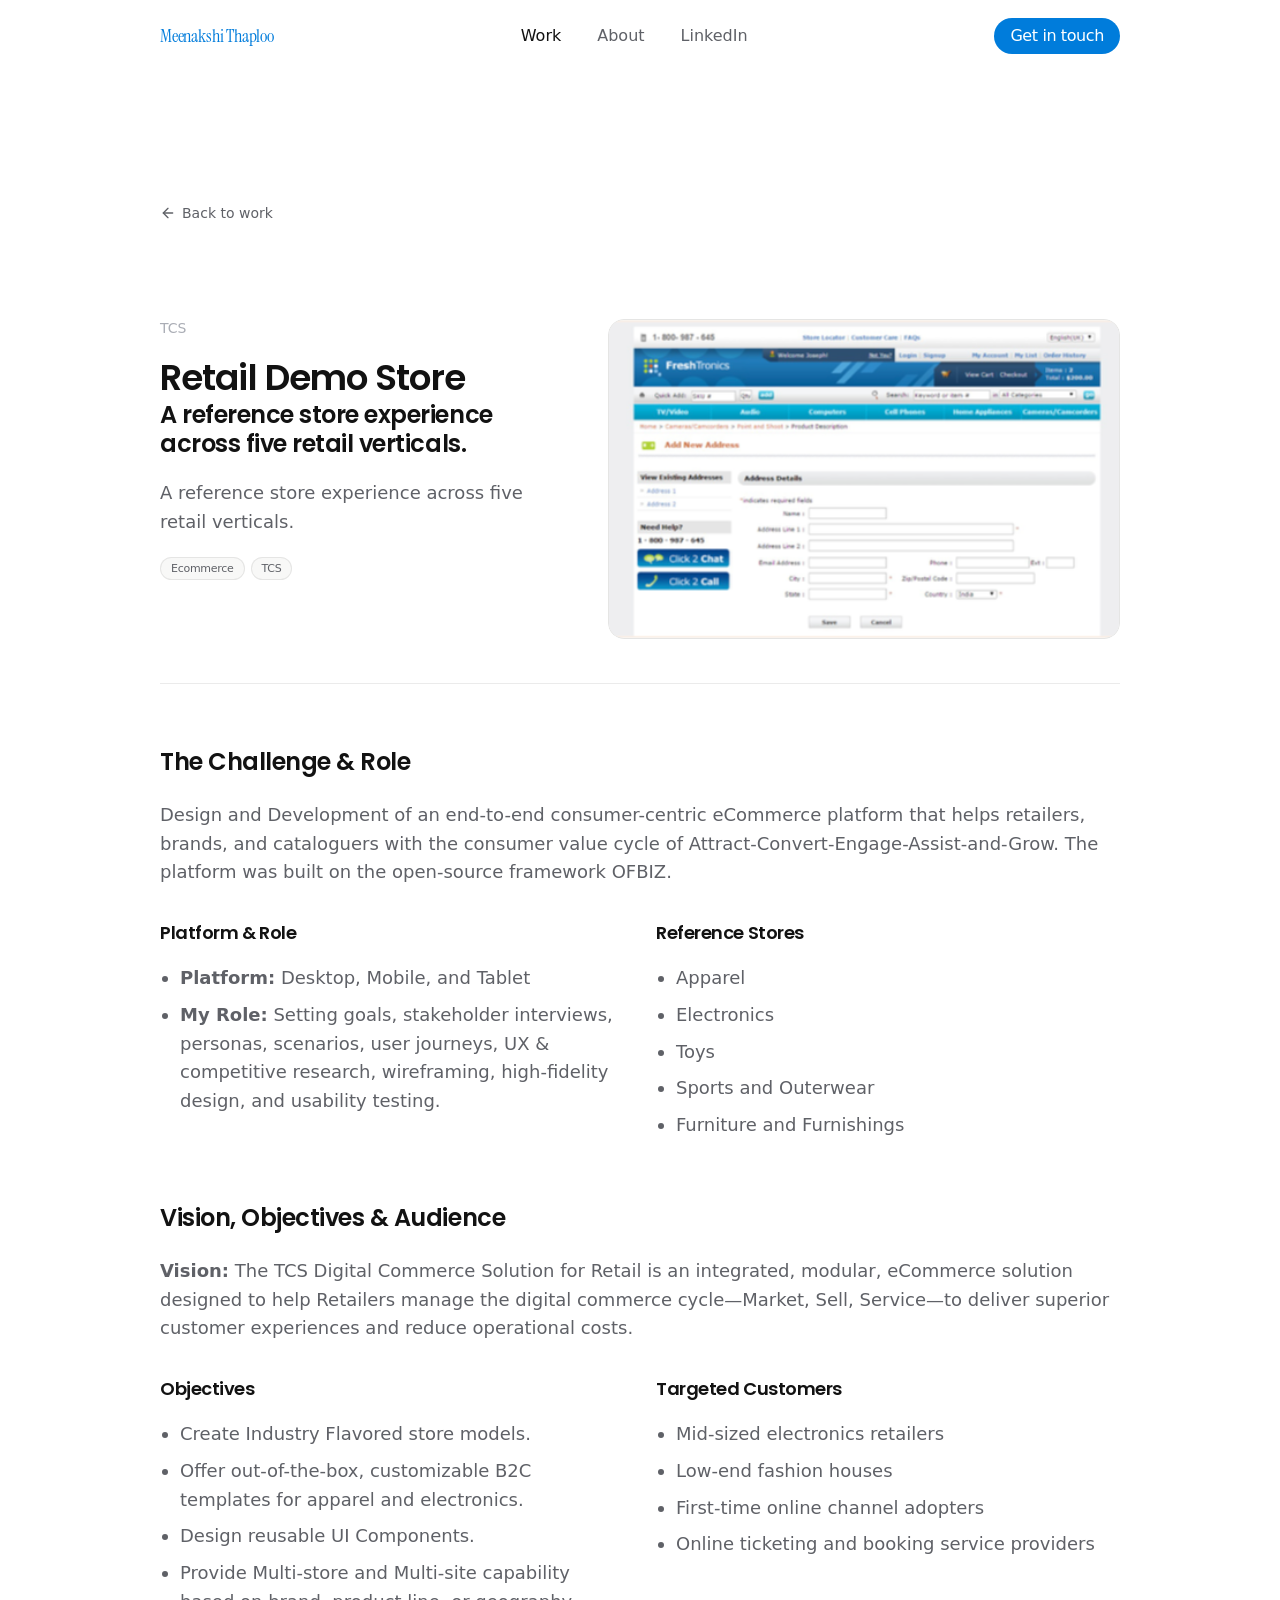
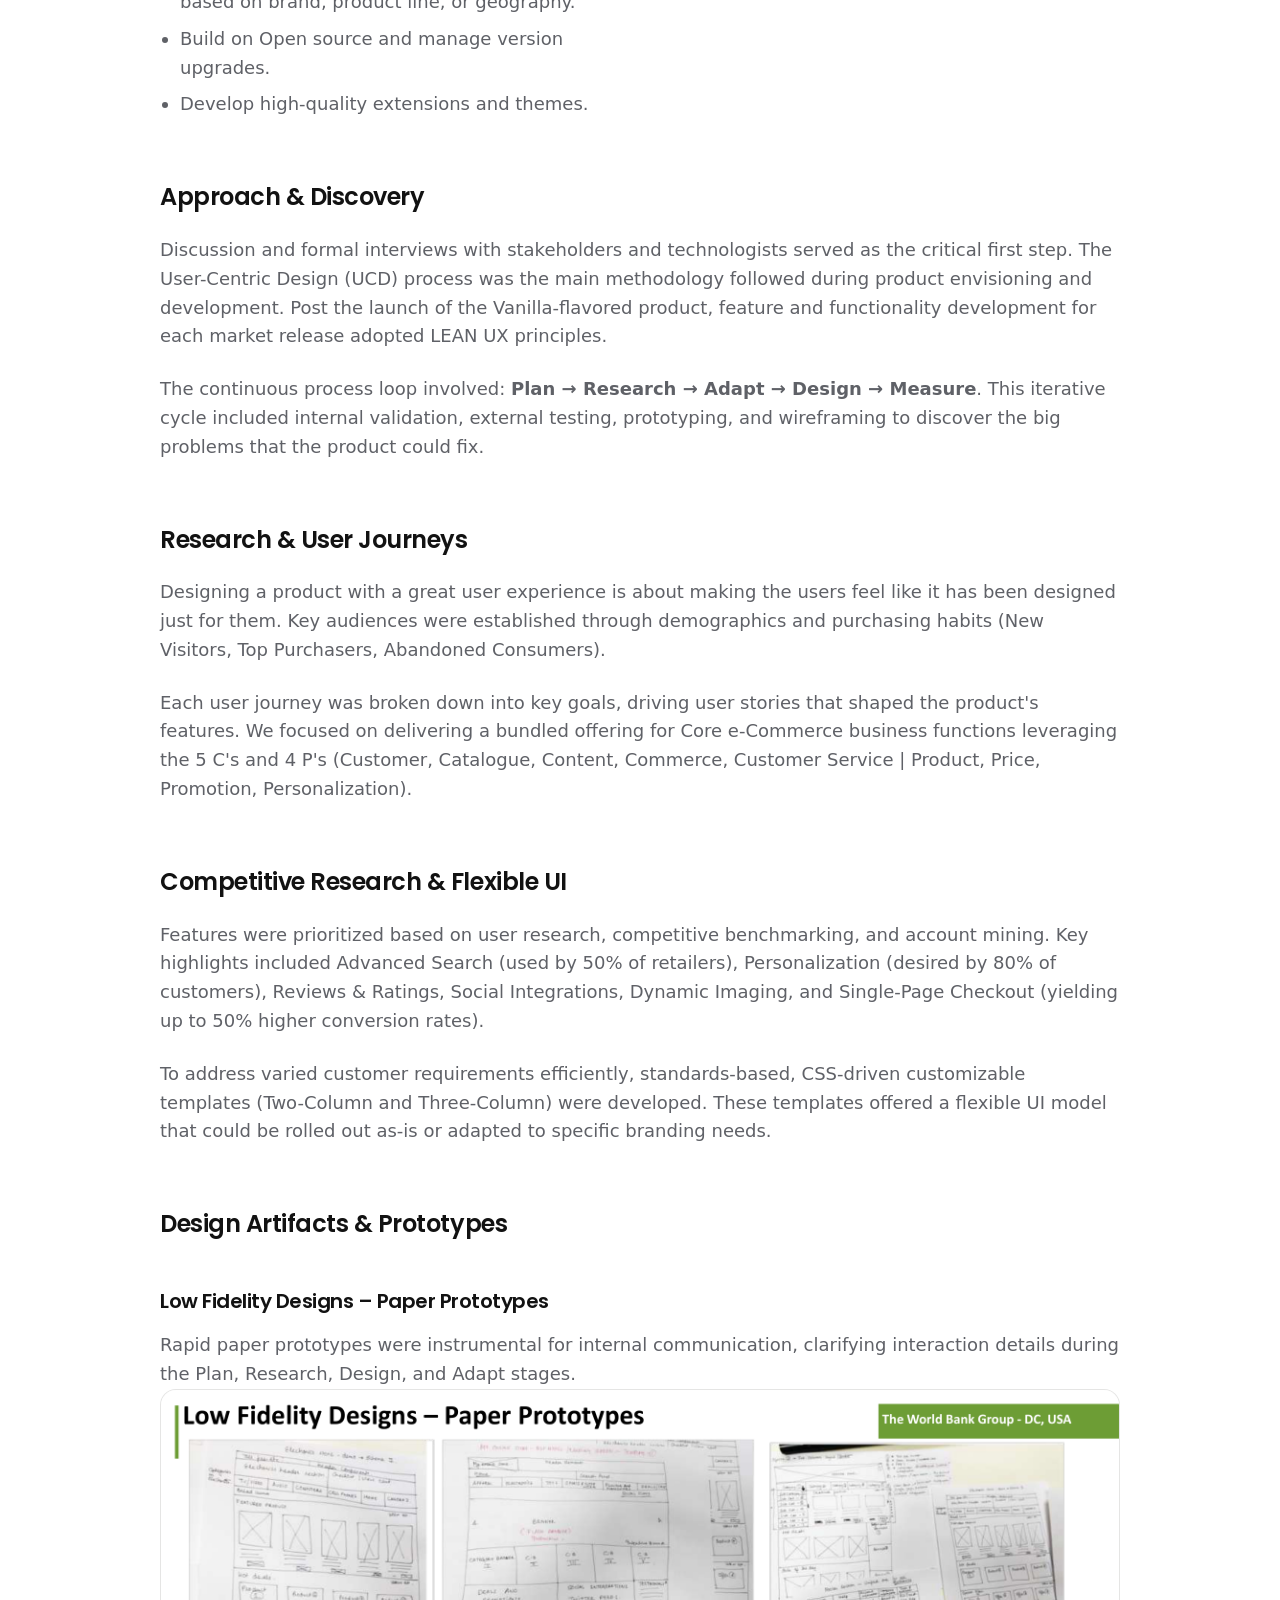
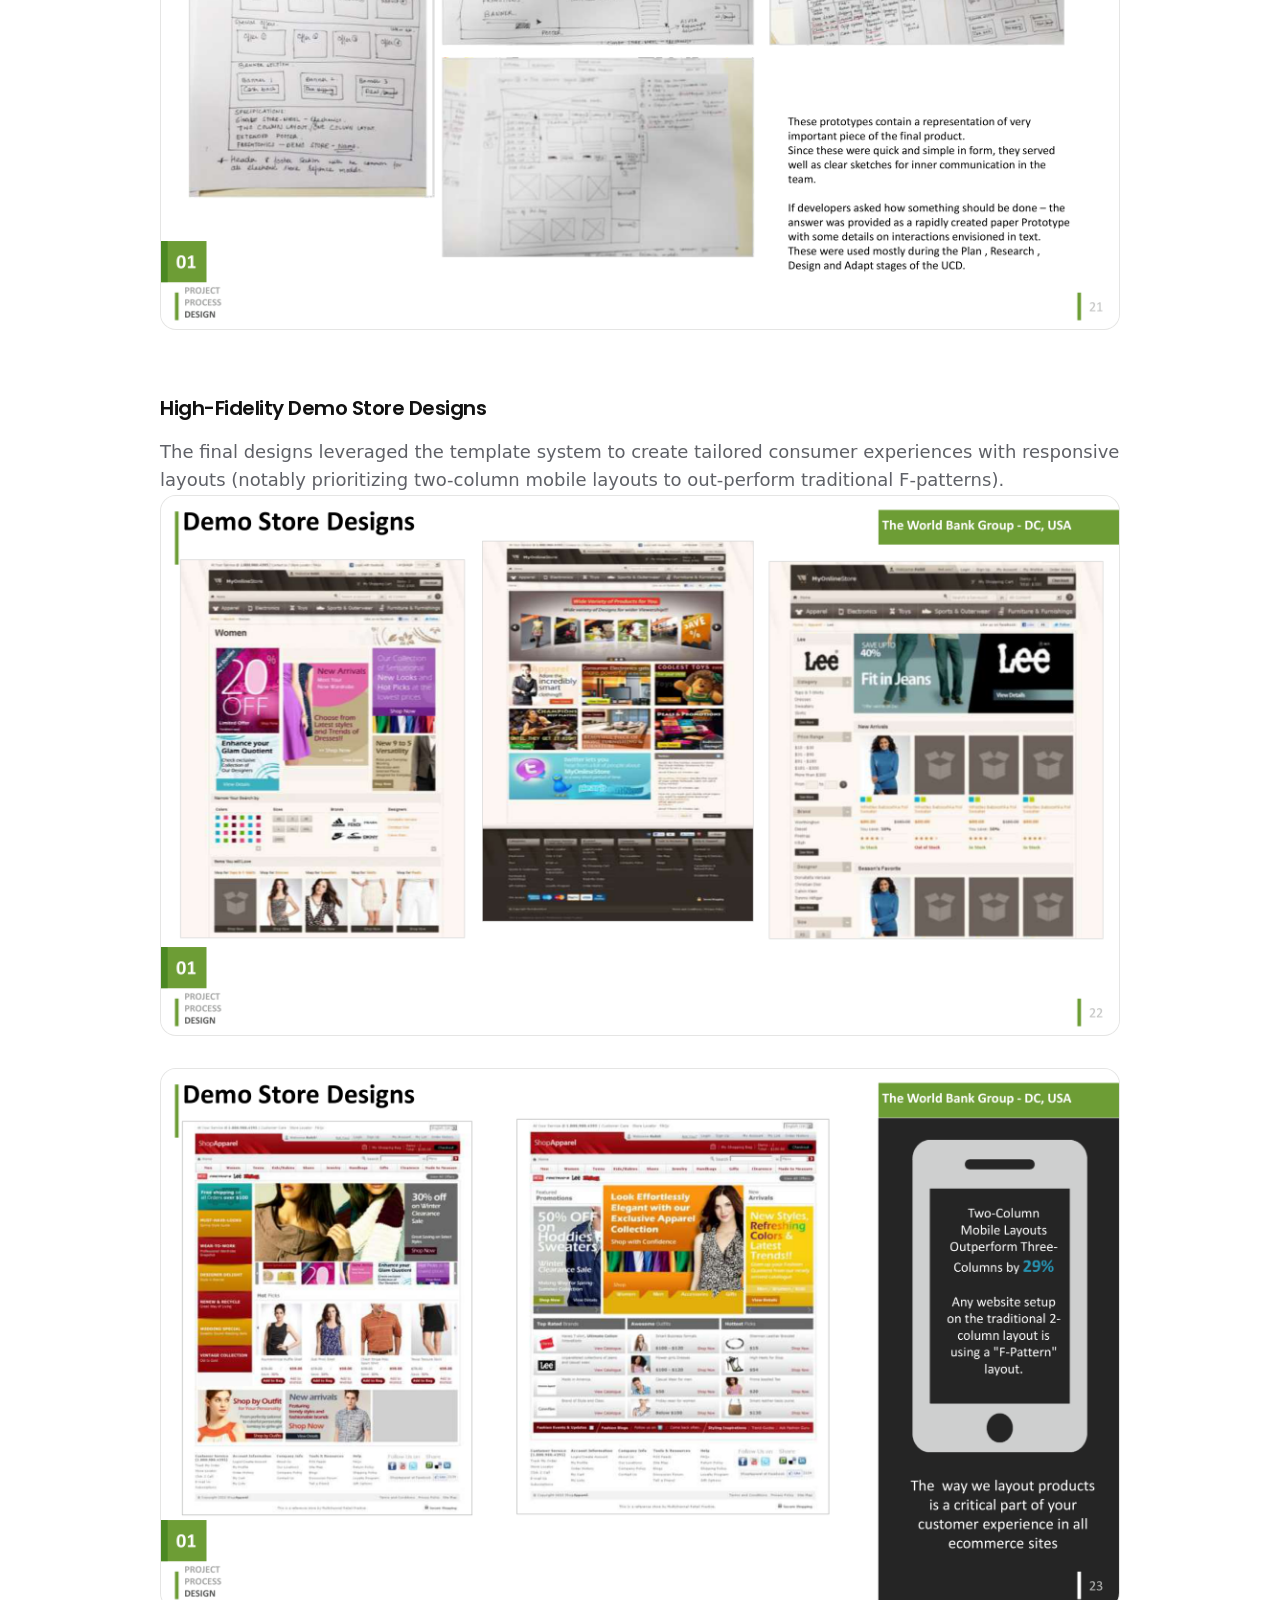
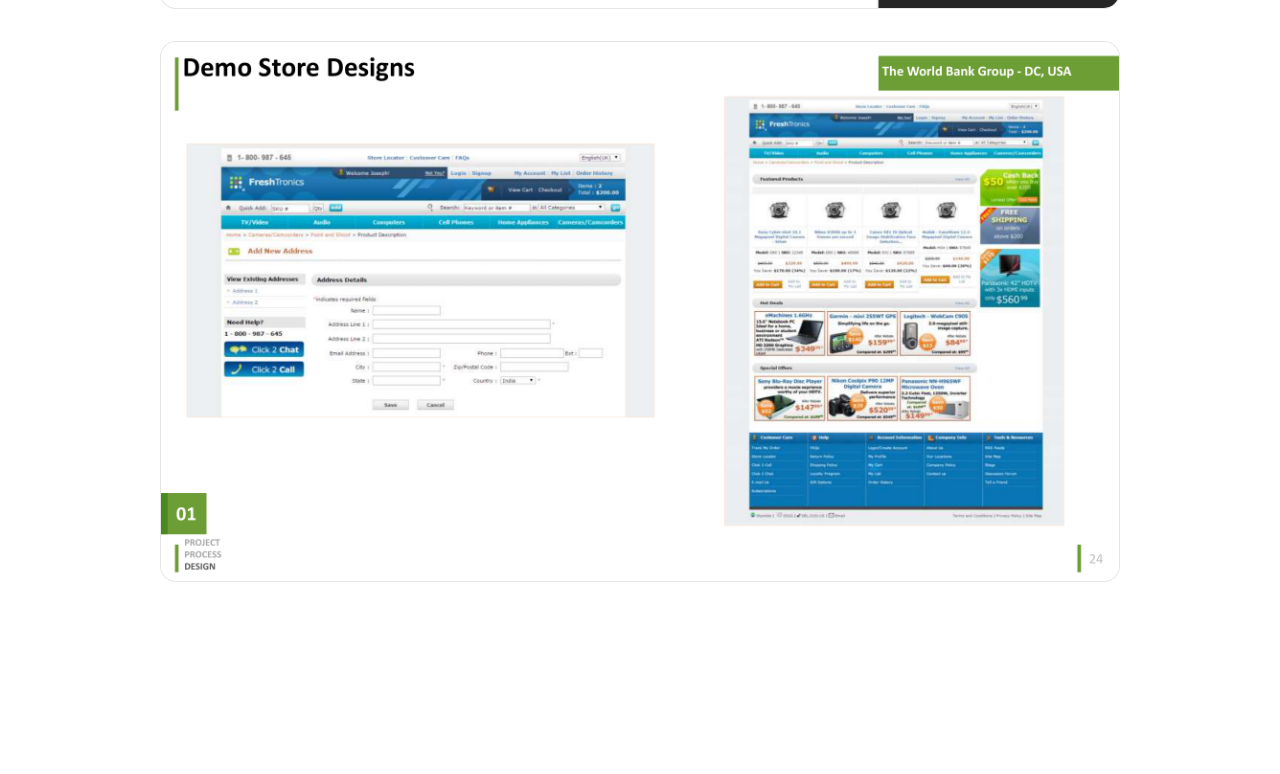
<file: work-03-01.html>
<!doctype html>
<html class="__variable_6bee3b __variable_1f5468" lang="en">
  <head>
    <meta charset="utf-8" />
    <meta content="width=device-width, initial-scale=1" name="viewport" />
    <link
      data-precedence="next"
      href="./media/css/style.css"
      rel="stylesheet" />
    <meta
      content="#FFFFFF"
      media="(prefers-color-scheme: light)"
      name="theme-color" />
    <meta
      content="#FFFFFF"
      media="(prefers-color-scheme: dark)"
      name="theme-color" />
    <title>Work · Meenakshi</title>
    <meta
      content="Selected case studies and product design work -enterprise UX, learning experience design, product, research, and explorations."
      name="description" />
    <meta content="Meenakshi" name="author" />
    <meta
      content="UX Designer,Product Designer,Portfolio,Case Studies"
      name="keywords" />
    <meta content="Meenakshi" name="creator" />
    <meta content="index, follow" name="robots" />
    <meta content="index, follow, max-image-preview:large" name="googlebot" />
    <meta content="Meenakshi - UX Designer" property="og:title" />
    <meta
      content="Portfolio of a UX designer crafting thoughtful, editorial product experiences."
      property="og:description" />
    <meta content="https://example.com" property="og:url" />
    <meta content="Studio - UX Portfolio" property="og:site_name" />
    <meta content="en_US" property="og:locale" />
    <meta content="https://example.com/og.png" property="og:image" />
    <meta content="1200" property="og:image:width" />
    <meta content="630" property="og:image:height" />
    <meta content="website" property="og:type" />
    <meta content="summary_large_image" name="twitter:card" />
    <meta content="Meenakshi - UX Designer" name="twitter:title" />
    <meta
      content="Portfolio of a UX designer crafting thoughtful, editorial product experiences."
      name="twitter:description" />
    <meta content="https://example.com/og.png" name="twitter:image" />
  
<style id="custom-work-layout">
/* Custom float layout for work projects */
.work-project-article {
    display: flex;
    flex-direction: column;
}
.work-project-image-wrapper {
    order: 2;
    margin-top: 2rem;
}
.work-project-text-wrapper {
    order: 1;
}
.work-project-text-wrapper > *:not(:first-child) {
    margin-top: 1.25rem;
}

@media (min-width: 768px) {
    .work-project-article {
        display: block;
    }
    .work-project-image-wrapper {
        float: right;
        width: 58.333333%;
        padding-left: 2.5rem;
        margin-top: 0;
        margin-bottom: 1.5rem;
        order: unset;
    }
    .work-project-text-wrapper {
        order: unset;
    }
}
@media (min-width: 1024px) {
    .work-project-image-wrapper {
        padding-left: 3rem;
    }
}
</style>
</head>
  <body class="min-h-screen bg-background text-foreground">
    <a
      class="sr-only focus:not-sr-only focus:fixed focus:left-4 focus:top-4 focus:z-50 focus:rounded-md focus:bg-foreground focus:px-3 focus:py-2 focus:text-body-sm focus:text-white"
      href="./index.html#main">
      Skip to content
    </a>
    <header
      class="sticky top-0 z-40 w-full transition-all duration-300 border-b border-transparent bg-background">
      <div
        class="mx-auto w-full px-8 sm:px-12 lg:px-16 xl:px-20 max-w-container flex h-16 items-center justify-between md:h-[72px]">
        <div class="relative">
          <a
            aria-describedby="logo-tooltip"
            aria-label="Meenakshi - home"
            class="group flex items-center"
            href="./index.html">
            <span
              class="select-none transition-transform duration-500 group-hover:scale-[1.03]"
              style="display: inline-block; font-family: var(--font-serif), Georgia, serif; font-style: normal; font-weight: 500; font-size: clamp(1rem, 1.6vw, 1.125rem); line-height: 1; letter-spacing: -0.01em; color: hsl(var(--accent));"
            >Meenakshi Thaploo</span>
          </a>
        </div>
        <nav aria-label="Primary" class="hidden items-center gap-1 md:flex">
          <a
            aria-current="page"
            class="relative rounded-full px-4 py-2 type-ui transition-colors hover:text-accent text-foreground"
            href="./work.html">
            Work
          </a>
          <a
            class="relative rounded-full px-4 py-2 type-ui transition-colors hover:text-accent text-muted-foreground"
            href="./about.html">
            About
          </a>
          <a
            aria-label="LinkedIn - opens in a new tab"
            class="relative rounded-full px-4 py-2 type-ui text-muted-foreground transition-colors hover:text-accent"
            href="https://www.linkedin.com/in/meenakshi-thaploo-69605a5/"
            rel="noopener noreferrer"
            target="_blank">
            LinkedIn
          </a>
        </nav>
        <div class="flex items-center gap-2">
          <a
            class="items-center justify-center gap-2 whitespace-nowrap font-medium tracking-tight ring-offset-background transition-all focus-visible:outline-none focus-visible:ring-2 focus-visible:ring-ring/40 focus-visible:ring-offset-2 disabled:pointer-events-none disabled:opacity-50 [&amp;_svg]:size-4 [&amp;_svg]:shrink-0 bg-accent text-white hover:bg-accent/90 hover:text-white active:bg-accent/85 h-9 rounded-full px-4 text-base !text-white hidden md:inline-flex"
            href="./index.html#get-in-touch">
            Get in touch
          </a>
          <button
            aria-controls="mobile-nav"
            aria-expanded="false"
            aria-label="Open menu"
            class="inline-flex size-10 items-center justify-center rounded-full text-foreground hover:bg-surface md:hidden"
            type="button">
            <svg
              class="lucide lucide-menu size-5"
              fill="none"
              height="24"
              stroke="currentColor"
              stroke-linecap="round"
              stroke-linejoin="round"
              stroke-width="2"
              viewbox="0 0 24 24"
              width="24"
              xmlns="http://www.w3.org/2000/svg">
              <line x1="4" x2="20" y1="12" y2="12"></line>
              <line x1="4" x2="20" y1="6" y2="6"></line>
              <line x1="4" x2="20" y1="18" y2="18"></line>
            </svg>
          </button>
        </div>
      </div>
      <div id="mobile-nav" class="hidden absolute top-full left-0 w-full bg-background border-b border-border flex-col py-4 px-8 shadow-lg z-50 md:hidden">
        <a class="py-3 text-base font-medium text-foreground hover:text-accent transition-colors" href="./work.html">Work</a>
        <a class="py-3 text-base font-medium text-foreground hover:text-accent transition-colors" href="./about.html">About</a>
        <a class="py-3 text-base font-medium text-foreground hover:text-accent transition-colors" href="https://www.linkedin.com/in/meenakshi-thaploo-69605a5/" rel="noopener noreferrer" target="_blank">LinkedIn</a>
        <a class="py-3 text-base font-medium text-foreground hover:text-accent transition-colors" href="./index.html#get-in-touch">Get in touch</a>
      </div>
    </header>
    <main class="relative" id="main">
      <section class="section">
        <div class="mx-auto w-full px-8 sm:px-12 lg:px-16 xl:px-20 max-w-container">
          <a
            class="group inline-flex items-center gap-1.5 text-sm text-muted-foreground transition-colors hover:text-foreground mb-12"
            href="./work.html">
            <svg
              aria-hidden="true"
              class="lucide lucide-arrow-left size-4 transition-transform duration-300 group-hover:-translate-x-0.5"
              fill="none"
              height="24"
              stroke="currentColor"
              stroke-linecap="round"
              stroke-linejoin="round"
              stroke-width="2"
              viewbox="0 0 24 24"
              width="24"
              xmlns="http://www.w3.org/2000/svg">
              <path d="m12 19-7-7 7-7"></path>
              <path d="M19 12H5"></path>
            </svg>
            <span class="link-underline">Back to work</span>
          </a>
          <div class="mt-12 flex flex-col gap-24 sm:gap-28 md:gap-32">
            <!-- Work Details Page -->
            <div class="">
              <article class="work-project-article group">
                <div class="work-project-image-wrapper min-w-0">
                  <div class="relative isolate overflow-hidden rounded-2xl">
                    <div
                      class="overflow-hidden transition-transform duration-700 ease-out group-hover:scale-[1.015]"
                    >
                      <div
                        class="relative w-full overflow-hidden rounded-2xl border border-border bg-surface aspect-[16/10] transition-colors duration-300 group-hover:border-foreground/15"
                      >
                        <img
                          alt="Retail Demo Store · product design work"
                          class="object-cover"
                          data-nimg="fill"
                          decoding="async"
                          loading="lazy"
                          sizes="(min-width: 1024px) 50vw, (min-width: 768px) 50vw, 100vw"
                          src="./media/images/work-03-01.png"
                          srcset="
                            ./media/images/work-03-01.png  384w,
                            ./media/images/work-03-01.png  640w,
                            ./media/images/work-03-01.png  750w,
                            ./media/images/work-03-01.png  828w,
                            ./media/images/work-03-01.png 1080w,
                            ./media/images/work-03-01.png 1200w,
                            ./media/images/work-03-01.png 1920w,
                            ./media/images/work-03-01.png 2048w,
                            ./media/images/work-03-01.png 3840w
                          "
                          style="
                            position: absolute;
                            height: 100%;
                            width: 100%;
                            left: 0;
                            top: 0;
                            right: 0;
                            bottom: 0;
                            color: transparent;
                          "
                        />
                      </div>
                    </div>
                  </div>
                </div>
                <div class="work-project-text-wrapper">
                  <div class="flex items-center gap-3 type-metadata">
                    <span>TCS</span>
                  </div>
                  <h3 class="min-w-0 max-w-full tracking-tight">
                    <span class="type-project-title block">
                      Retail Demo Store
                    </span>
                    <span
                      class="mt-1 block font-display text-base font-semibold tracking-tight text-foreground sm:text-section-heading"
                    >
                      A reference store experience across five retail verticals.
                    </span>
                  </h3>
                  <p class="max-w-full type-body text-pretty">
                    A reference store experience across five retail verticals.
                  </p>
                  <ul
                    aria-label="Project tags"
                    class="mt-1 flex flex-wrap gap-1.5"
                  >
                    <li class="rounded-full border border-border bg-surface px-2.5 py-0.5 text-[11px] tracking-tight text-muted-foreground">
                      Ecommerce
                    </li>
                    <li class="rounded-full border border-border bg-surface px-2.5 py-0.5 text-[11px] tracking-tight text-muted-foreground">
                      TCS
                    </li>
                  </ul>
                </div>
                <div style="clear: both;"></div>
              </article>
            </div>
          </div>

          <div aria-hidden="true" class="hairline mb-16 mt-5"></div>

          <!-- 1. The Challenge & Role -->
          <section class="mt-16 sm:mt-24">
            <h2 class="type-section-heading mb-6">The Challenge & Role</h2>
            <p class="type-body mb-6">
              Design and Development of an end-to-end consumer-centric eCommerce platform that helps retailers, brands, and cataloguers with the consumer value cycle of Attract-Convert-Engage-Assist-and-Grow. The platform was built on the open-source framework OFBIZ.
            </p>
            <div class="grid grid-cols-1 md:grid-cols-2 gap-8 mt-8">
              <div>
                <h3 class="font-display font-semibold text-foreground mb-4">Platform & Role</h3>
                <ul class="list-disc pl-5 type-body space-y-2">
                  <li><strong>Platform:</strong> Desktop, Mobile, and Tablet</li>
                  <li><strong>My Role:</strong> Setting goals, stakeholder interviews, personas, scenarios, user journeys, UX & competitive research, wireframing, high-fidelity design, and usability testing.</li>
                </ul>
              </div>
              <div>
                <h3 class="font-display font-semibold text-foreground mb-4">Reference Stores</h3>
                <ul class="list-disc pl-5 type-body space-y-2">
                  <li>Apparel</li>
                  <li>Electronics</li>
                  <li>Toys</li>
                  <li>Sports and Outerwear</li>
                  <li>Furniture and Furnishings</li>
                </ul>
              </div>
            </div>
          </section>

          <!-- 2. Vision, Objectives & Audience -->
          <section class="mt-16 sm:mt-24">
            <h2 class="type-section-heading mb-6">Vision, Objectives & Audience</h2>
            <p class="type-body mb-6">
              <strong>Vision:</strong> The TCS Digital Commerce Solution for Retail is an integrated, modular, eCommerce solution designed to help Retailers manage the digital commerce cycle—Market, Sell, Service—to deliver superior customer experiences and reduce operational costs.
            </p>
            <div class="grid grid-cols-1 md:grid-cols-2 gap-8 mt-8">
              <div>
                <h3 class="font-display font-semibold text-foreground mb-4">Objectives</h3>
                <ul class="list-disc pl-5 type-body space-y-2">
                  <li>Create Industry Flavored store models.</li>
                  <li>Offer out-of-the-box, customizable B2C templates for apparel and electronics.</li>
                  <li>Design reusable UI Components.</li>
                  <li>Provide Multi-store and Multi-site capability based on brand, product line, or geography.</li>
                  <li>Build on Open source and manage version upgrades.</li>
                  <li>Develop high-quality extensions and themes.</li>
                </ul>
              </div>
              <div>
                <h3 class="font-display font-semibold text-foreground mb-4">Targeted Customers</h3>
                <ul class="list-disc pl-5 type-body space-y-2">
                  <li>Mid-sized electronics retailers</li>
                  <li>Low-end fashion houses</li>
                  <li>First-time online channel adopters</li>
                  <li>Online ticketing and booking service providers</li>
                </ul>
              </div>
            </div>
          </section>

          <!-- 3. Approach & Discovery -->
          <section class="mt-16 sm:mt-24">
            <h2 class="type-section-heading mb-6">Approach & Discovery</h2>
            <p class="type-body mb-6">
              Discussion and formal interviews with stakeholders and technologists served as the critical first step. The User-Centric Design (UCD) process was the main methodology followed during product envisioning and development. Post the launch of the Vanilla-flavored product, feature and functionality development for each market release adopted LEAN UX principles.
            </p>
            <p class="type-body mb-6">
              The continuous process loop involved: <strong>Plan → Research → Adapt → Design → Measure</strong>. This iterative cycle included internal validation, external testing, prototyping, and wireframing to discover the big problems that the product could fix.
            </p>
          </section>

          <!-- 4. Research & User Journeys -->
          <section class="mt-16 sm:mt-24">
            <h2 class="type-section-heading mb-6">Research & User Journeys</h2>
            <p class="type-body mb-6">
              Designing a product with a great user experience is about making the users feel like it has been designed just for them. Key audiences were established through demographics and purchasing habits (New Visitors, Top Purchasers, Abandoned Consumers).
            </p>
            <p class="type-body mb-6">
              Each user journey was broken down into key goals, driving user stories that shaped the product's features. We focused on delivering a bundled offering for Core e-Commerce business functions leveraging the 5 C's and 4 P's (Customer, Catalogue, Content, Commerce, Customer Service | Product, Price, Promotion, Personalization).
            </p>
          </section>

          <!-- 5. Competitive Research & Flexible UI -->
          <section class="mt-16 sm:mt-24">
            <h2 class="type-section-heading mb-6">Competitive Research & Flexible UI</h2>
            <p class="type-body mb-6">
              Features were prioritized based on user research, competitive benchmarking, and account mining. Key highlights included Advanced Search (used by 50% of retailers), Personalization (desired by 80% of customers), Reviews & Ratings, Social Integrations, Dynamic Imaging, and Single-Page Checkout (yielding up to 50% higher conversion rates).
            </p>
            <p class="type-body mb-6">
              To address varied customer requirements efficiently, standards-based, CSS-driven customizable templates (Two-Column and Three-Column) were developed. These templates offered a flexible UI model that could be rolled out as-is or adapted to specific branding needs.
            </p>
          </section>

          <!-- 6. Design Artifacts & Results -->
          <section class="mt-16 sm:mt-24">
            <h2 class="type-section-heading mb-12">Design Artifacts & Prototypes</h2>
            
            <div class="mb-16">
              <h3 class="font-display font-semibold text-foreground text-xl mb-4">Low Fidelity Designs – Paper Prototypes</h3>
              <p class="type-body mb-8">
                Rapid paper prototypes were instrumental for internal communication, clarifying interaction details during the Plan, Research, Design, and Adapt stages.
              </p>
              <div class="relative overflow-hidden rounded-2xl border border-border bg-surface">
                <img alt="Low Fidelity Designs" class="w-full object-cover" loading="lazy" src="./media/work-03-01/work-03-01-lowfi.png" />
              </div>
            </div>

            <div class="mb-16">
              <h3 class="font-display font-semibold text-foreground text-xl mb-4">High-Fidelity Demo Store Designs</h3>
              <p class="type-body mb-8">
                The final designs leveraged the template system to create tailored consumer experiences with responsive layouts (notably prioritizing two-column mobile layouts to out-perform traditional F-patterns).
              </p>
              <div class="grid grid-cols-1 gap-8">
                <div class="relative overflow-hidden rounded-2xl border border-border bg-surface">
                  <img alt="Demo Store Design 1" class="w-full object-cover" loading="lazy" src="./media/work-03-01/work-03-01-demostore-1.png" />
                </div>
                <div class="relative overflow-hidden rounded-2xl border border-border bg-surface">
                  <img alt="Demo Store Design 2" class="w-full object-cover" loading="lazy" src="./media/work-03-01/work-03-01-demostore-2.png" />
                </div>
                <div class="relative overflow-hidden rounded-2xl border border-border bg-surface">
                  <img alt="Demo Store Design 3" class="w-full object-cover" loading="lazy" src="./media/work-03-01/work-03-01-demostore-3.png" />
                </div>
              </div>
            </div>
          </section>

        </div>
      </section>
    </main>
    <script src="./media/js/menu.js"></script>
  </body>
</html>
</file>
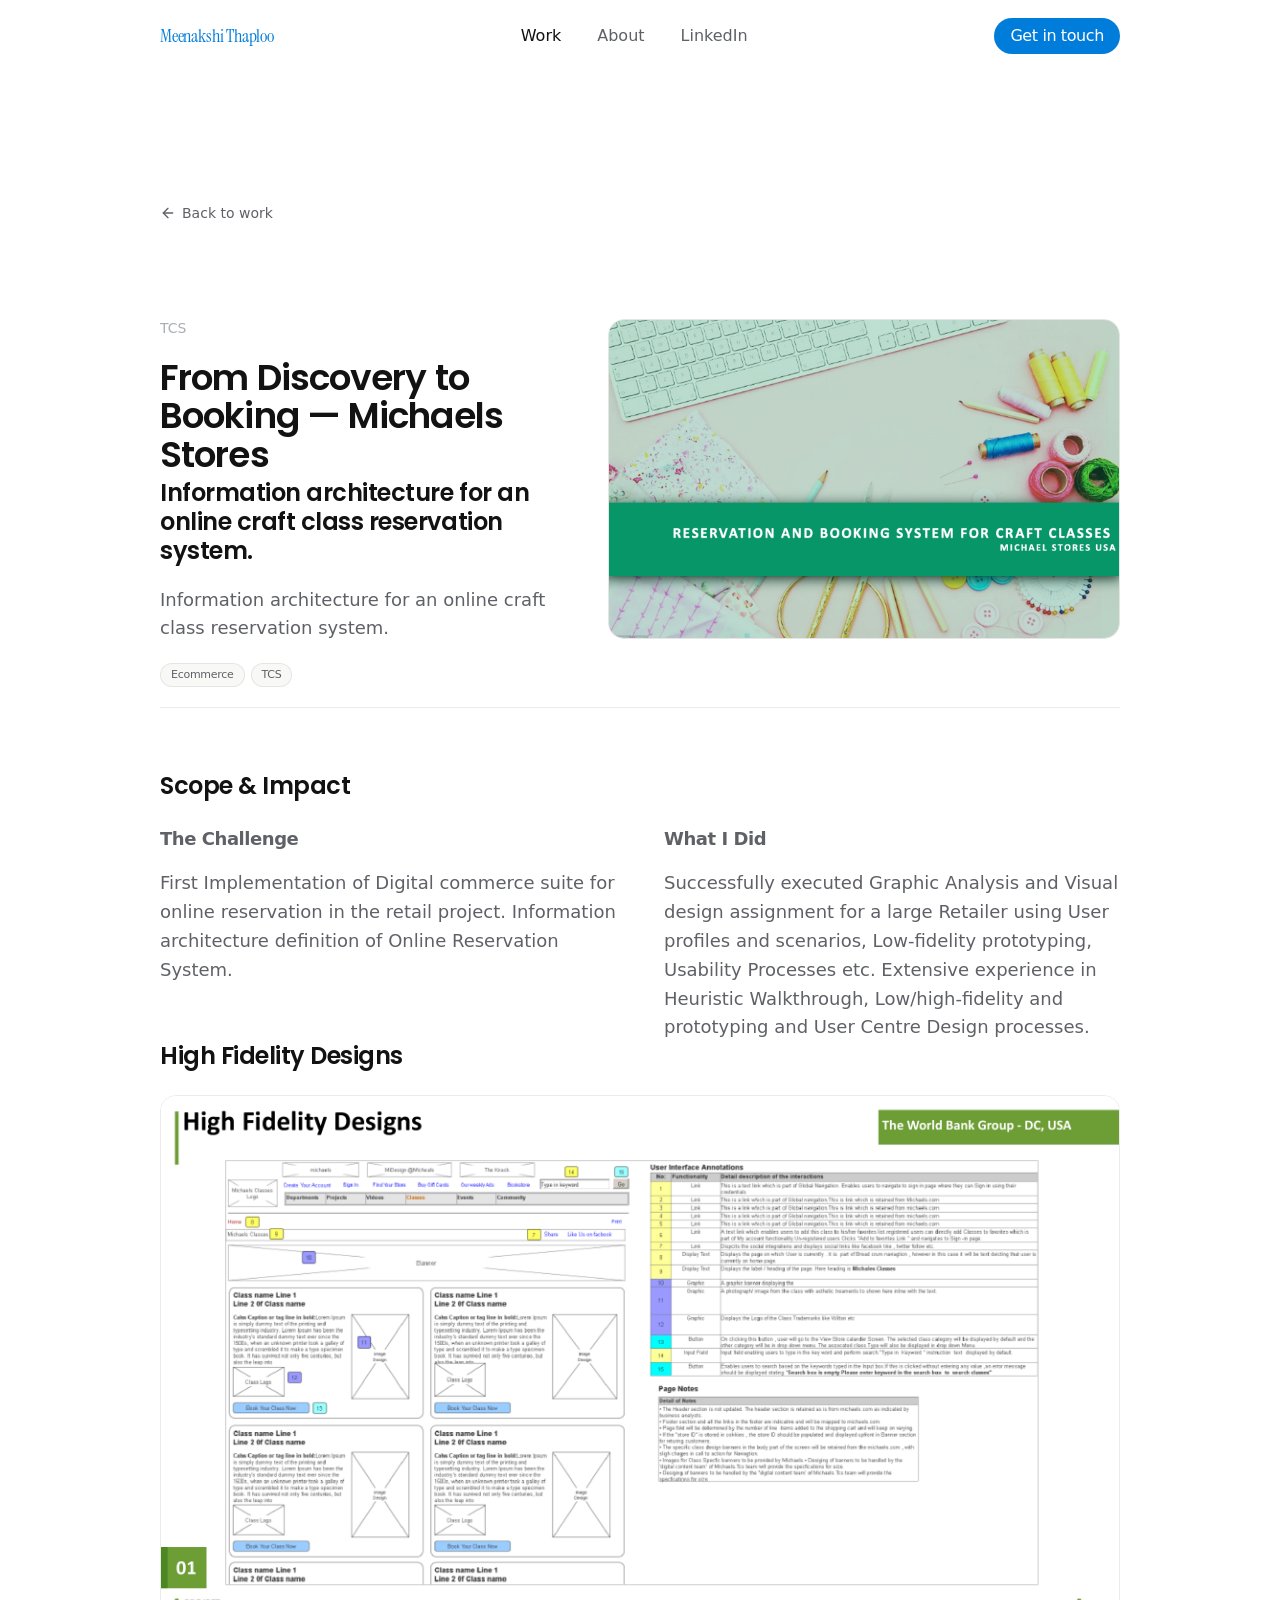
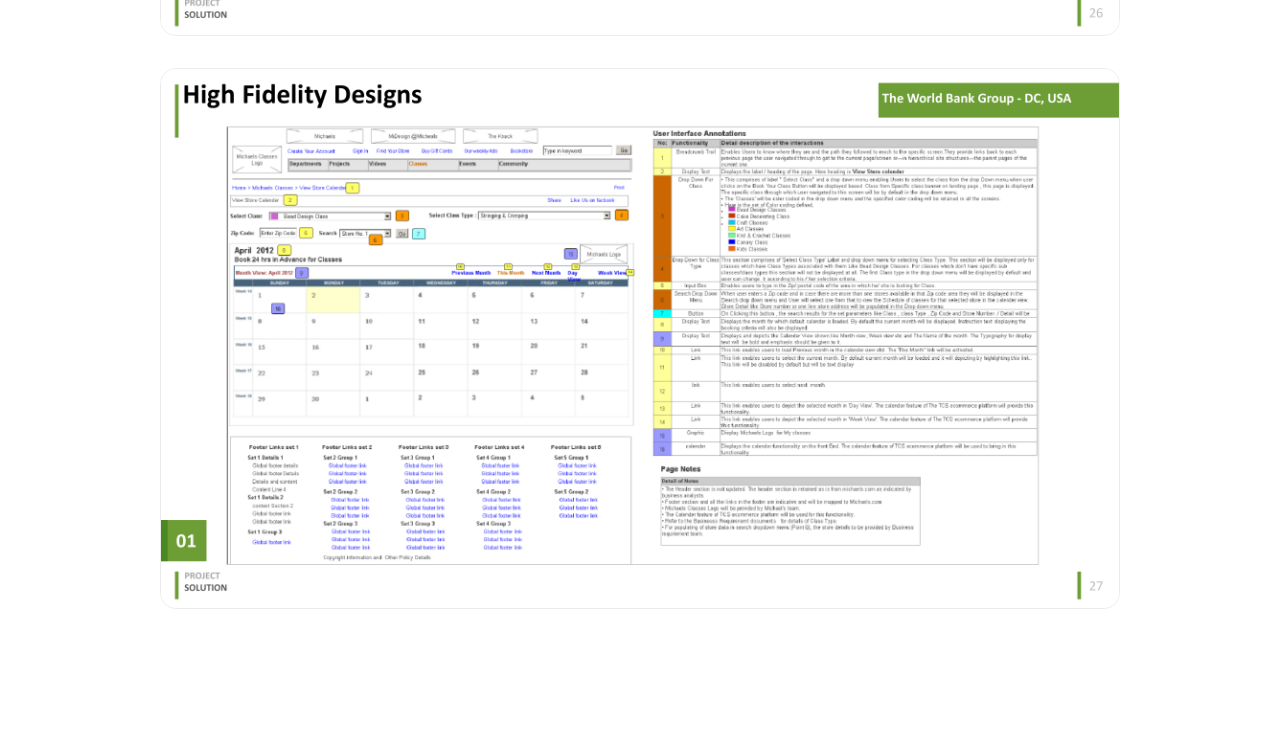
<file: work-03-02.html>
<!doctype html>
<html class="__variable_6bee3b __variable_1f5468" lang="en">
  <head>
    <meta charset="utf-8" />
    <meta content="width=device-width, initial-scale=1" name="viewport" />
    <link
      data-precedence="next"
      href="./media/css/style.css"
      rel="stylesheet" />
    <meta
      content="#FFFFFF"
      media="(prefers-color-scheme: light)"
      name="theme-color" />
    <meta
      content="#FFFFFF"
      media="(prefers-color-scheme: dark)"
      name="theme-color" />
    <title>Work · Meenakshi</title>
    <meta
      content="Selected case studies and product design work -enterprise UX, learning experience design, product, research, and explorations."
      name="description" />
    <meta content="Meenakshi" name="author" />
    <meta
      content="UX Designer,Product Designer,Portfolio,Case Studies"
      name="keywords" />
    <meta content="Meenakshi" name="creator" />
    <meta content="index, follow" name="robots" />
    <meta content="index, follow, max-image-preview:large" name="googlebot" />
    <meta content="Meenakshi - UX Designer" property="og:title" />
    <meta
      content="Portfolio of a UX designer crafting thoughtful, editorial product experiences."
      property="og:description" />
    <meta content="https://example.com" property="og:url" />
    <meta content="Studio - UX Portfolio" property="og:site_name" />
    <meta content="en_US" property="og:locale" />
    <meta content="https://example.com/og.png" property="og:image" />
    <meta content="1200" property="og:image:width" />
    <meta content="630" property="og:image:height" />
    <meta content="website" property="og:type" />
    <meta content="summary_large_image" name="twitter:card" />
    <meta content="Meenakshi - UX Designer" name="twitter:title" />
    <meta
      content="Portfolio of a UX designer crafting thoughtful, editorial product experiences."
      name="twitter:description" />
    <meta content="https://example.com/og.png" name="twitter:image" />
  
<style id="custom-work-layout">
/* Custom float layout for work projects */
.work-project-article {
    display: flex;
    flex-direction: column;
}
.work-project-image-wrapper {
    order: 2;
    margin-top: 2rem;
}
.work-project-text-wrapper {
    order: 1;
}
.work-project-text-wrapper > *:not(:first-child) {
    margin-top: 1.25rem;
}

@media (min-width: 768px) {
    .work-project-article {
        display: block;
    }
    .work-project-image-wrapper {
        float: right;
        width: 58.333333%;
        padding-left: 2.5rem;
        margin-top: 0;
        margin-bottom: 1.5rem;
        order: unset;
    }
    .work-project-text-wrapper {
        order: unset;
    }
}
@media (min-width: 1024px) {
    .work-project-image-wrapper {
        padding-left: 3rem;
    }
}
</style>
</head>
  <body class="min-h-screen bg-background text-foreground">
    <a
      class="sr-only focus:not-sr-only focus:fixed focus:left-4 focus:top-4 focus:z-50 focus:rounded-md focus:bg-foreground focus:px-3 focus:py-2 focus:text-body-sm focus:text-white"
      href="./index.html#main">
      Skip to content
    </a>
    <header
      class="sticky top-0 z-40 w-full transition-all duration-300 border-b border-transparent bg-background">
      <div
        class="mx-auto w-full px-8 sm:px-12 lg:px-16 xl:px-20 max-w-container flex h-16 items-center justify-between md:h-[72px]">
        <div class="relative">
          <a
            aria-describedby="logo-tooltip"
            aria-label="Meenakshi - home"
            class="group flex items-center"
            href="./index.html">
            <span
              class="select-none transition-transform duration-500 group-hover:scale-[1.03]"
              style="display: inline-block; font-family: var(--font-serif), Georgia, serif; font-style: normal; font-weight: 500; font-size: clamp(1rem, 1.6vw, 1.125rem); line-height: 1; letter-spacing: -0.01em; color: hsl(var(--accent));"
            >Meenakshi Thaploo</span>
          </a>
        </div>
        <nav aria-label="Primary" class="hidden items-center gap-1 md:flex">
          <a
            aria-current="page"
            class="relative rounded-full px-4 py-2 type-ui transition-colors hover:text-accent text-foreground"
            href="./work.html">
            Work
          </a>
          <a
            class="relative rounded-full px-4 py-2 type-ui transition-colors hover:text-accent text-muted-foreground"
            href="./about.html">
            About
          </a>
          <a
            aria-label="LinkedIn - opens in a new tab"
            class="relative rounded-full px-4 py-2 type-ui text-muted-foreground transition-colors hover:text-accent"
            href="https://www.linkedin.com/in/meenakshi-thaploo-69605a5/"
            rel="noopener noreferrer"
            target="_blank">
            LinkedIn
          </a>
        </nav>
        <div class="flex items-center gap-2">
          <a
            class="items-center justify-center gap-2 whitespace-nowrap font-medium tracking-tight ring-offset-background transition-all focus-visible:outline-none focus-visible:ring-2 focus-visible:ring-ring/40 focus-visible:ring-offset-2 disabled:pointer-events-none disabled:opacity-50 [&amp;_svg]:size-4 [&amp;_svg]:shrink-0 bg-accent text-white hover:bg-accent/90 hover:text-white active:bg-accent/85 h-9 rounded-full px-4 text-base !text-white hidden md:inline-flex"
            href="./index.html#get-in-touch">
            Get in touch
          </a>
          <button
            aria-controls="mobile-nav"
            aria-expanded="false"
            aria-label="Open menu"
            class="inline-flex size-10 items-center justify-center rounded-full text-foreground hover:bg-surface md:hidden"
            type="button">
            <svg
              class="lucide lucide-menu size-5"
              fill="none"
              height="24"
              stroke="currentColor"
              stroke-linecap="round"
              stroke-linejoin="round"
              stroke-width="2"
              viewbox="0 0 24 24"
              width="24"
              xmlns="http://www.w3.org/2000/svg">
              <line x1="4" x2="20" y1="12" y2="12"></line>
              <line x1="4" x2="20" y1="6" y2="6"></line>
              <line x1="4" x2="20" y1="18" y2="18"></line>
            </svg>
          </button>
        </div>
      </div>
      <div id="mobile-nav" class="hidden absolute top-full left-0 w-full bg-background border-b border-border flex-col py-4 px-8 shadow-lg z-50 md:hidden">
        <a class="py-3 text-base font-medium text-foreground hover:text-accent transition-colors" href="./work.html">Work</a>
        <a class="py-3 text-base font-medium text-foreground hover:text-accent transition-colors" href="./about.html">About</a>
        <a class="py-3 text-base font-medium text-foreground hover:text-accent transition-colors" href="https://www.linkedin.com/in/meenakshi-thaploo-69605a5/" rel="noopener noreferrer" target="_blank">LinkedIn</a>
        <a class="py-3 text-base font-medium text-foreground hover:text-accent transition-colors" href="./index.html#get-in-touch">Get in touch</a>
      </div>
    </header>
    <main class="relative" id="main">
      <section class="section">
        <div class="mx-auto w-full px-8 sm:px-12 lg:px-16 xl:px-20 max-w-container">
          <a
            class="group inline-flex items-center gap-1.5 text-sm text-muted-foreground transition-colors hover:text-foreground mb-12"
            href="./work.html">
            <svg
              aria-hidden="true"
              class="lucide lucide-arrow-left size-4 transition-transform duration-300 group-hover:-translate-x-0.5"
              fill="none"
              height="24"
              stroke="currentColor"
              stroke-linecap="round"
              stroke-linejoin="round"
              stroke-width="2"
              viewbox="0 0 24 24"
              width="24"
              xmlns="http://www.w3.org/2000/svg">
              <path d="m12 19-7-7 7-7"></path>
              <path d="M19 12H5"></path>
            </svg>
            <span class="link-underline">Back to work</span>
          </a>
          <div class="mt-12 flex flex-col gap-24 sm:gap-28 md:gap-32">
            <!-- Work Details Page -->
            <div class="">
              <article class="work-project-article group">
                <div class="work-project-image-wrapper min-w-0">
                  <div class="relative isolate overflow-hidden rounded-2xl">
                    <div
                      class="overflow-hidden transition-transform duration-700 ease-out group-hover:scale-[1.015]"
                    >
                      <div
                        class="relative w-full overflow-hidden rounded-2xl border border-border bg-surface aspect-[16/10] transition-colors duration-300 group-hover:border-foreground/15"
                      >
                        <img
                          alt="From Discovery to Booking — Michaels Stores"
                          class="object-cover"
                          data-nimg="fill"
                          decoding="async"
                          loading="lazy"
                          sizes="(min-width: 1024px) 50vw, (min-width: 768px) 50vw, 100vw"
                          src="./media/images/work-03-02.png"
                          srcset="
                            ./media/images/work-03-02.png  384w,
                            ./media/images/work-03-02.png  640w,
                            ./media/images/work-03-02.png  750w,
                            ./media/images/work-03-02.png  828w,
                            ./media/images/work-03-02.png 1080w,
                            ./media/images/work-03-02.png 1200w,
                            ./media/images/work-03-02.png 1920w,
                            ./media/images/work-03-02.png 2048w,
                            ./media/images/work-03-02.png 3840w
                          "
                          style="
                            position: absolute;
                            height: 100%;
                            width: 100%;
                            left: 0;
                            top: 0;
                            right: 0;
                            bottom: 0;
                            color: transparent;
                          "
                        />
                      </div>
                    </div>
                  </div>
                </div>
                <div class="work-project-text-wrapper">
                  <div class="flex items-center gap-3 type-metadata">
                    <span>TCS</span>
                  </div>
                  <h3 class="min-w-0 max-w-full tracking-tight">
                    <span class="type-project-title block">
                      From Discovery to Booking — Michaels Stores
                    </span>
                    <span
                      class="mt-1 block font-display text-base font-semibold tracking-tight text-foreground sm:text-section-heading"
                    >
                      Information architecture for an online craft class reservation system.
                    </span>
                  </h3>
                  <p class="max-w-full type-body text-pretty">
                    Information architecture for an online craft class reservation system.
                  </p>
                  <ul
                    aria-label="Project tags"
                    class="mt-1 flex flex-wrap gap-1.5"
                  >
                    <li class="rounded-full border border-border bg-surface px-2.5 py-0.5 text-[11px] tracking-tight text-muted-foreground">
                      Ecommerce
                    </li>
                    <li class="rounded-full border border-border bg-surface px-2.5 py-0.5 text-[11px] tracking-tight text-muted-foreground">
                      TCS
                    </li>
                  </ul>
                </div>
                <div style="clear: both;"></div>
              </article>
            </div>
          </div>

          <div aria-hidden="true" class="hairline mb-16 mt-5"></div>

          <section class="mt-20 md:mt-32">
            <h2 class="type-section-heading mb-6">Scope & Impact</h2>
            <div class="grid grid-cols-1 md:grid-cols-2 gap-12">
              <div>
                <h3 class="type-body font-semibold mb-4">The Challenge</h3>
                <p class="type-body text-muted-foreground">First Implementation of Digital commerce suite for online reservation in the retail project. Information architecture definition of Online Reservation System.</p>
              </div>
              <div>
                <h3 class="type-body font-semibold mb-4">What I Did</h3>
                <p class="type-body text-muted-foreground">Successfully executed Graphic Analysis and Visual design assignment for a large Retailer using User profiles and scenarios, Low-fidelity prototyping, Usability Processes etc. Extensive experience in Heuristic Walkthrough, Low/high-fidelity and prototyping and User Centre Design processes.</p>
              </div>
            </div>
          </section>

          <section class="mt-20 md:mt-32 mb-32">
            <h2 class="type-section-heading mb-6">High Fidelity Designs</h2>
            <div class="flex flex-col gap-8">
              <img src="./media/work-03-02/high-fidelity-1.png" alt="High Fidelity Design 1" class="w-full rounded-2xl border border-border" />
              <img src="./media/work-03-02/high-fidelity-2.png" alt="High Fidelity Design 2" class="w-full rounded-2xl border border-border" />
            </div>
          </section>

        </div>
      </section>
    </main>
    <script src="./media/js/menu.js"></script>
  </body>
</html>
</file>
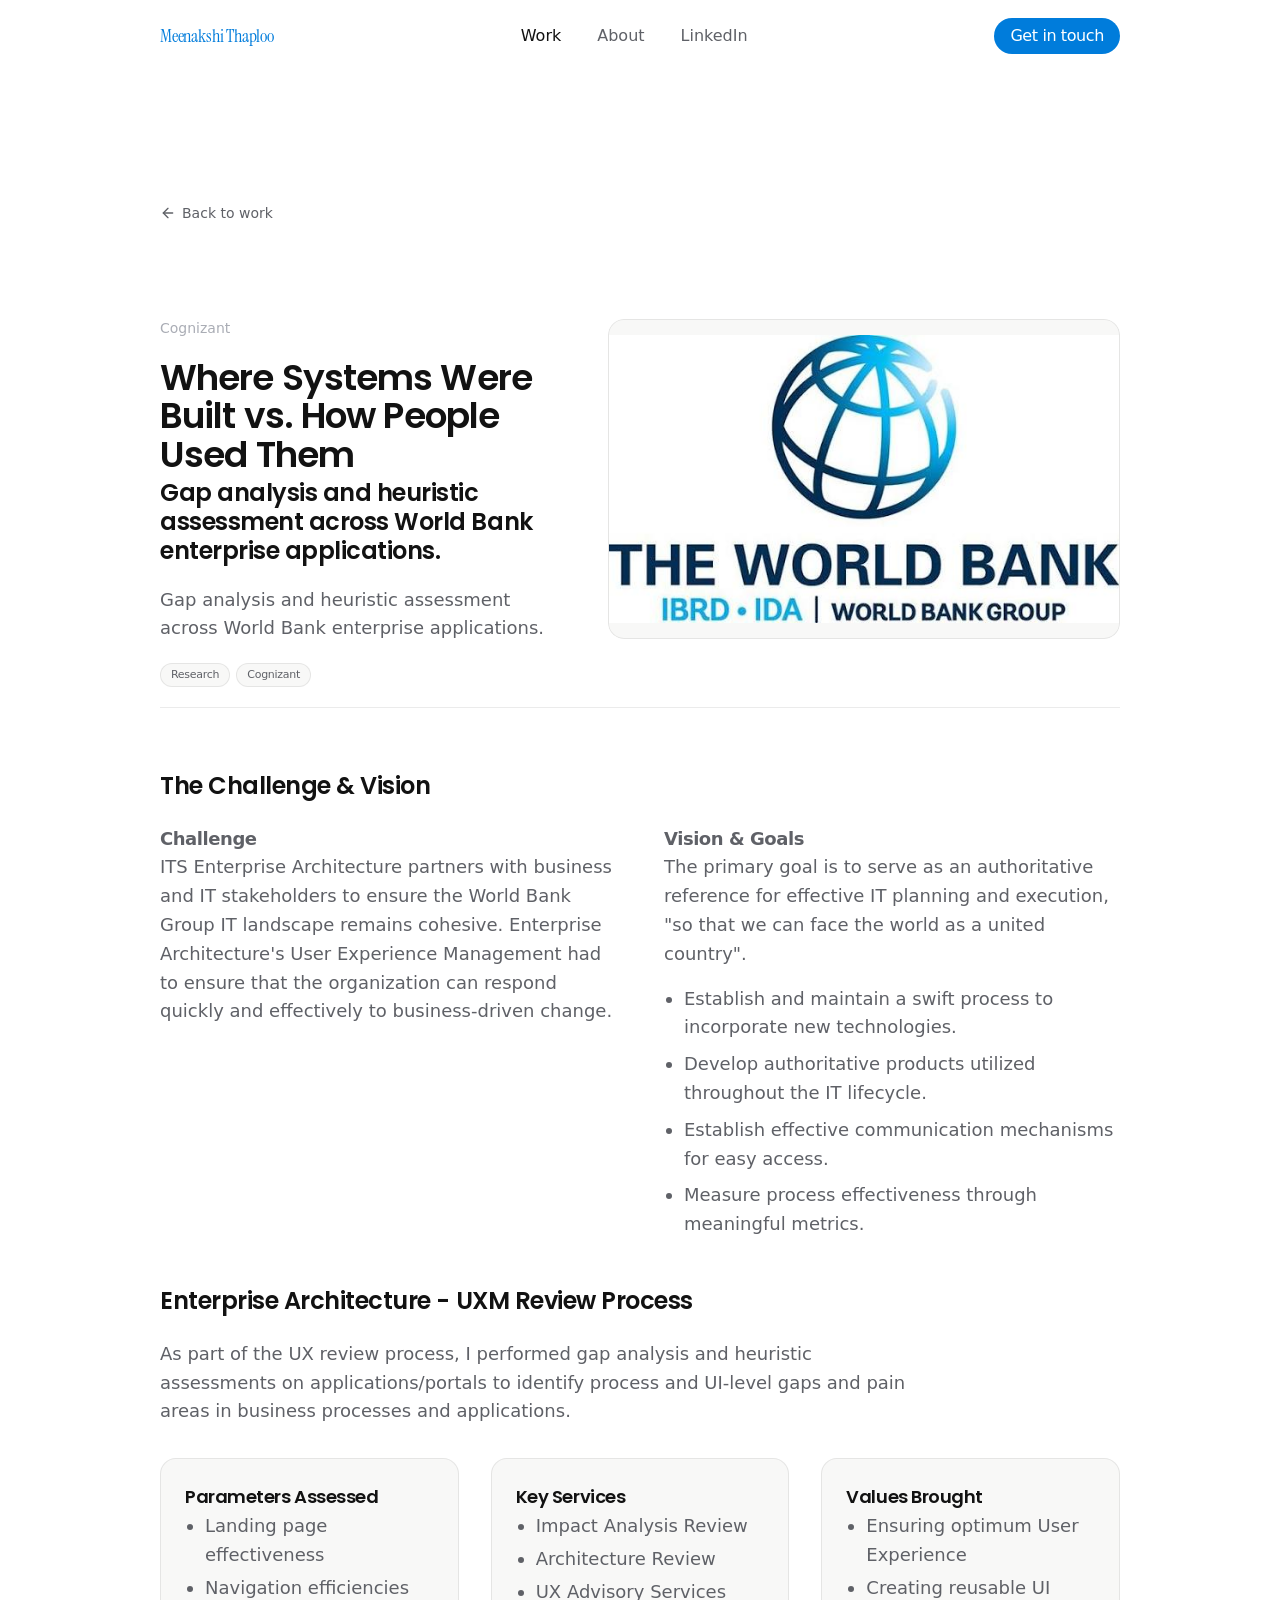
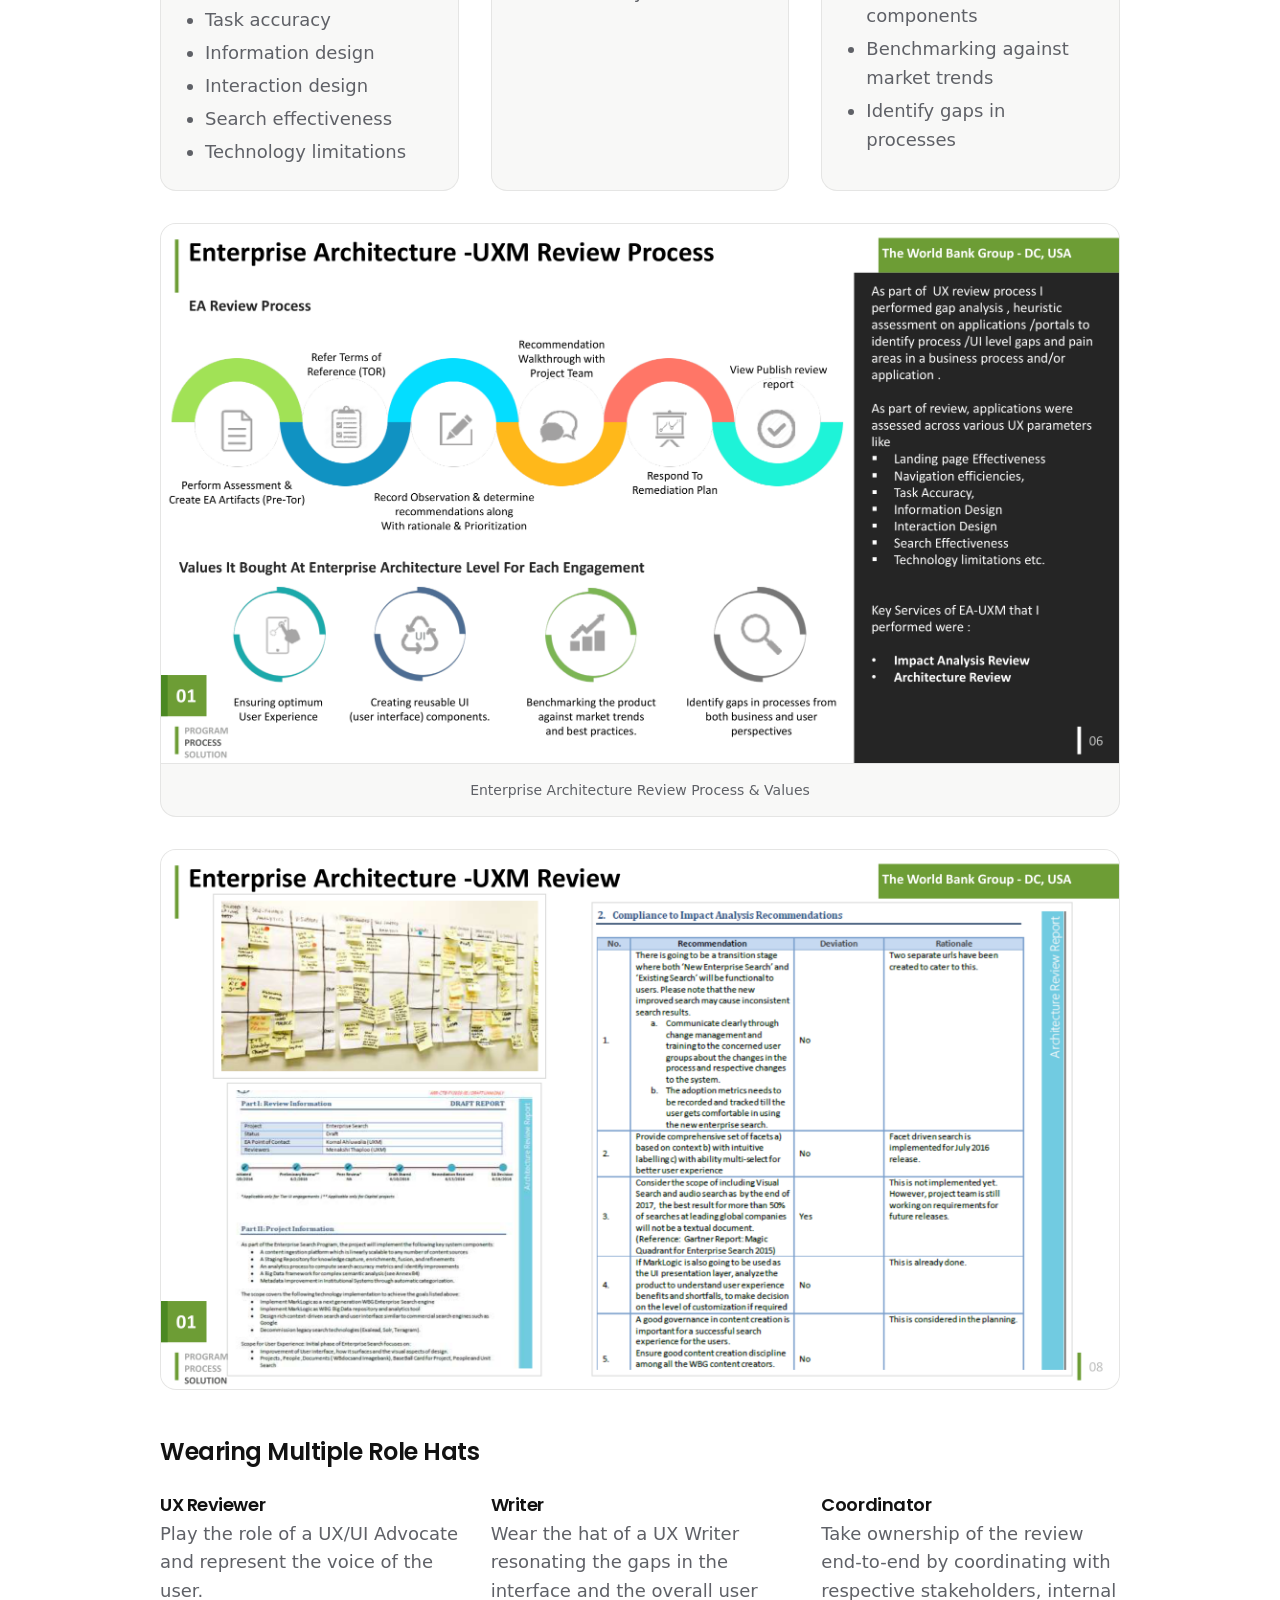
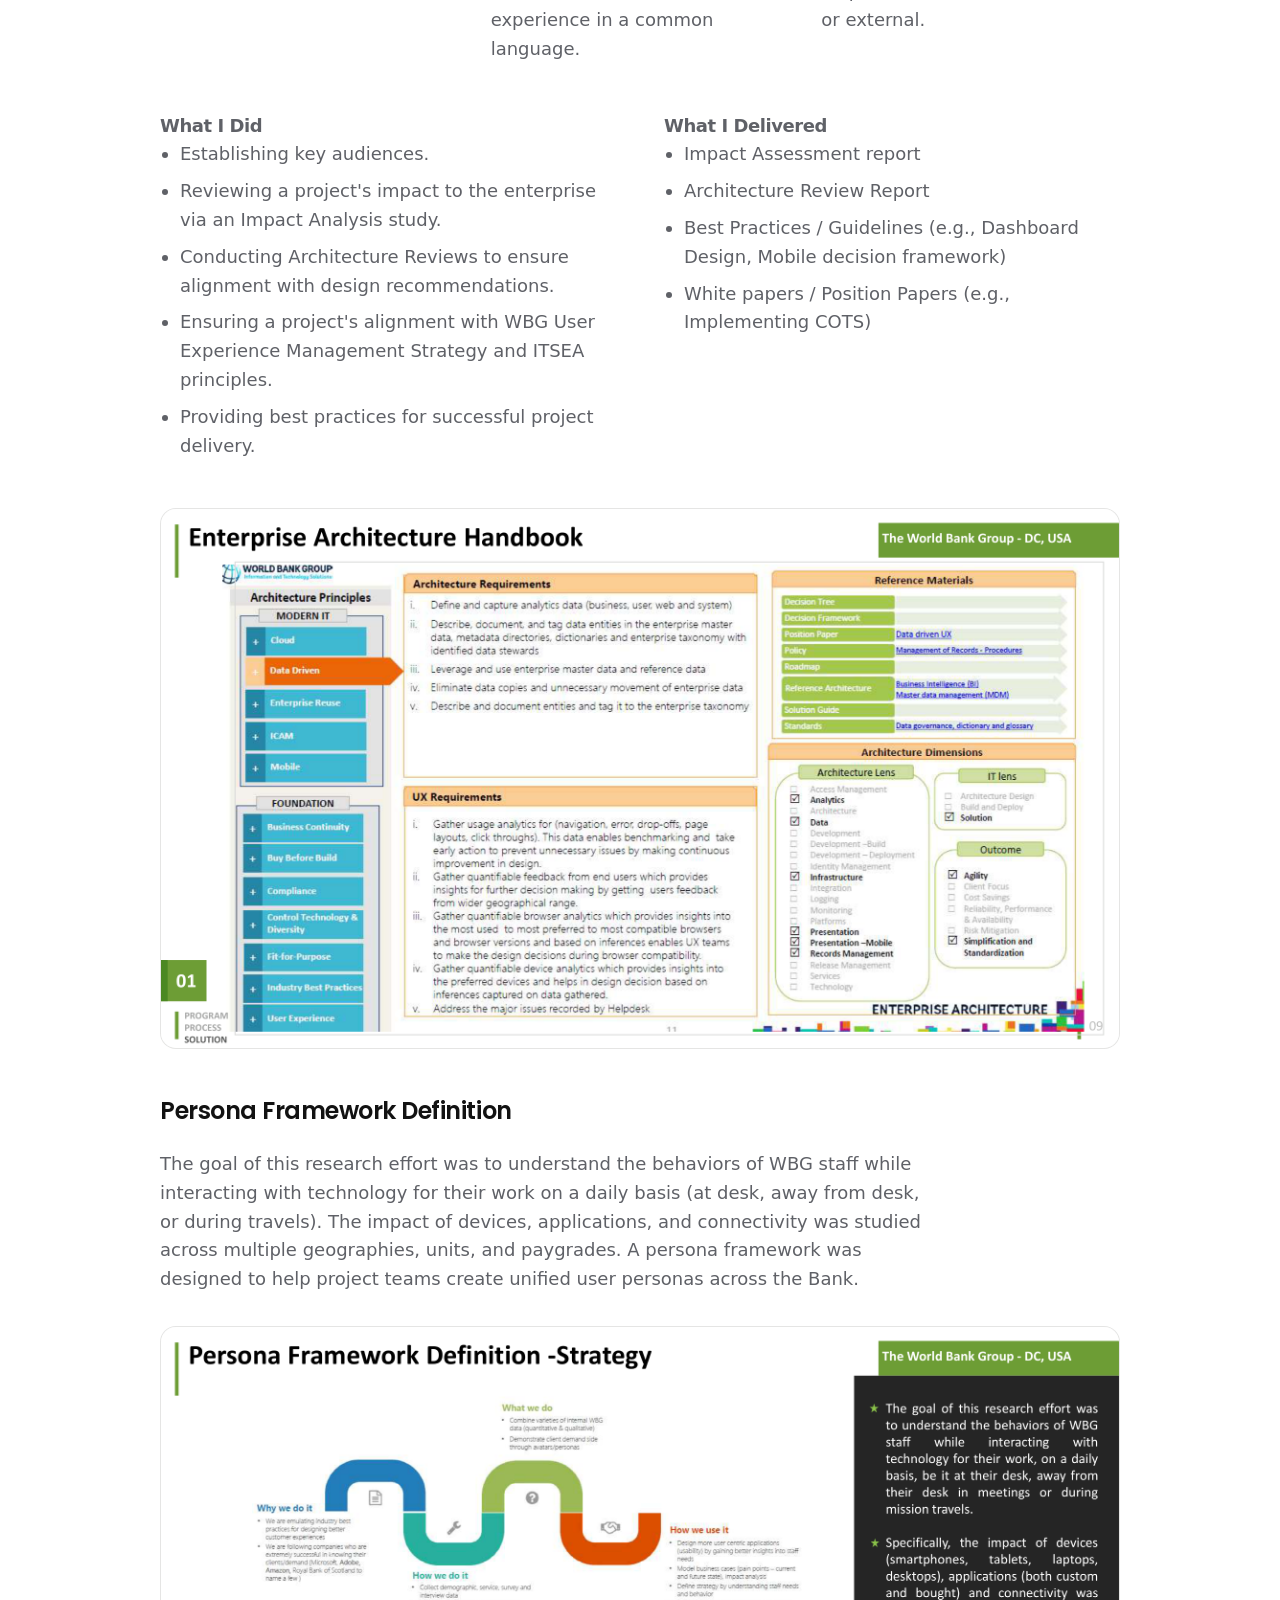
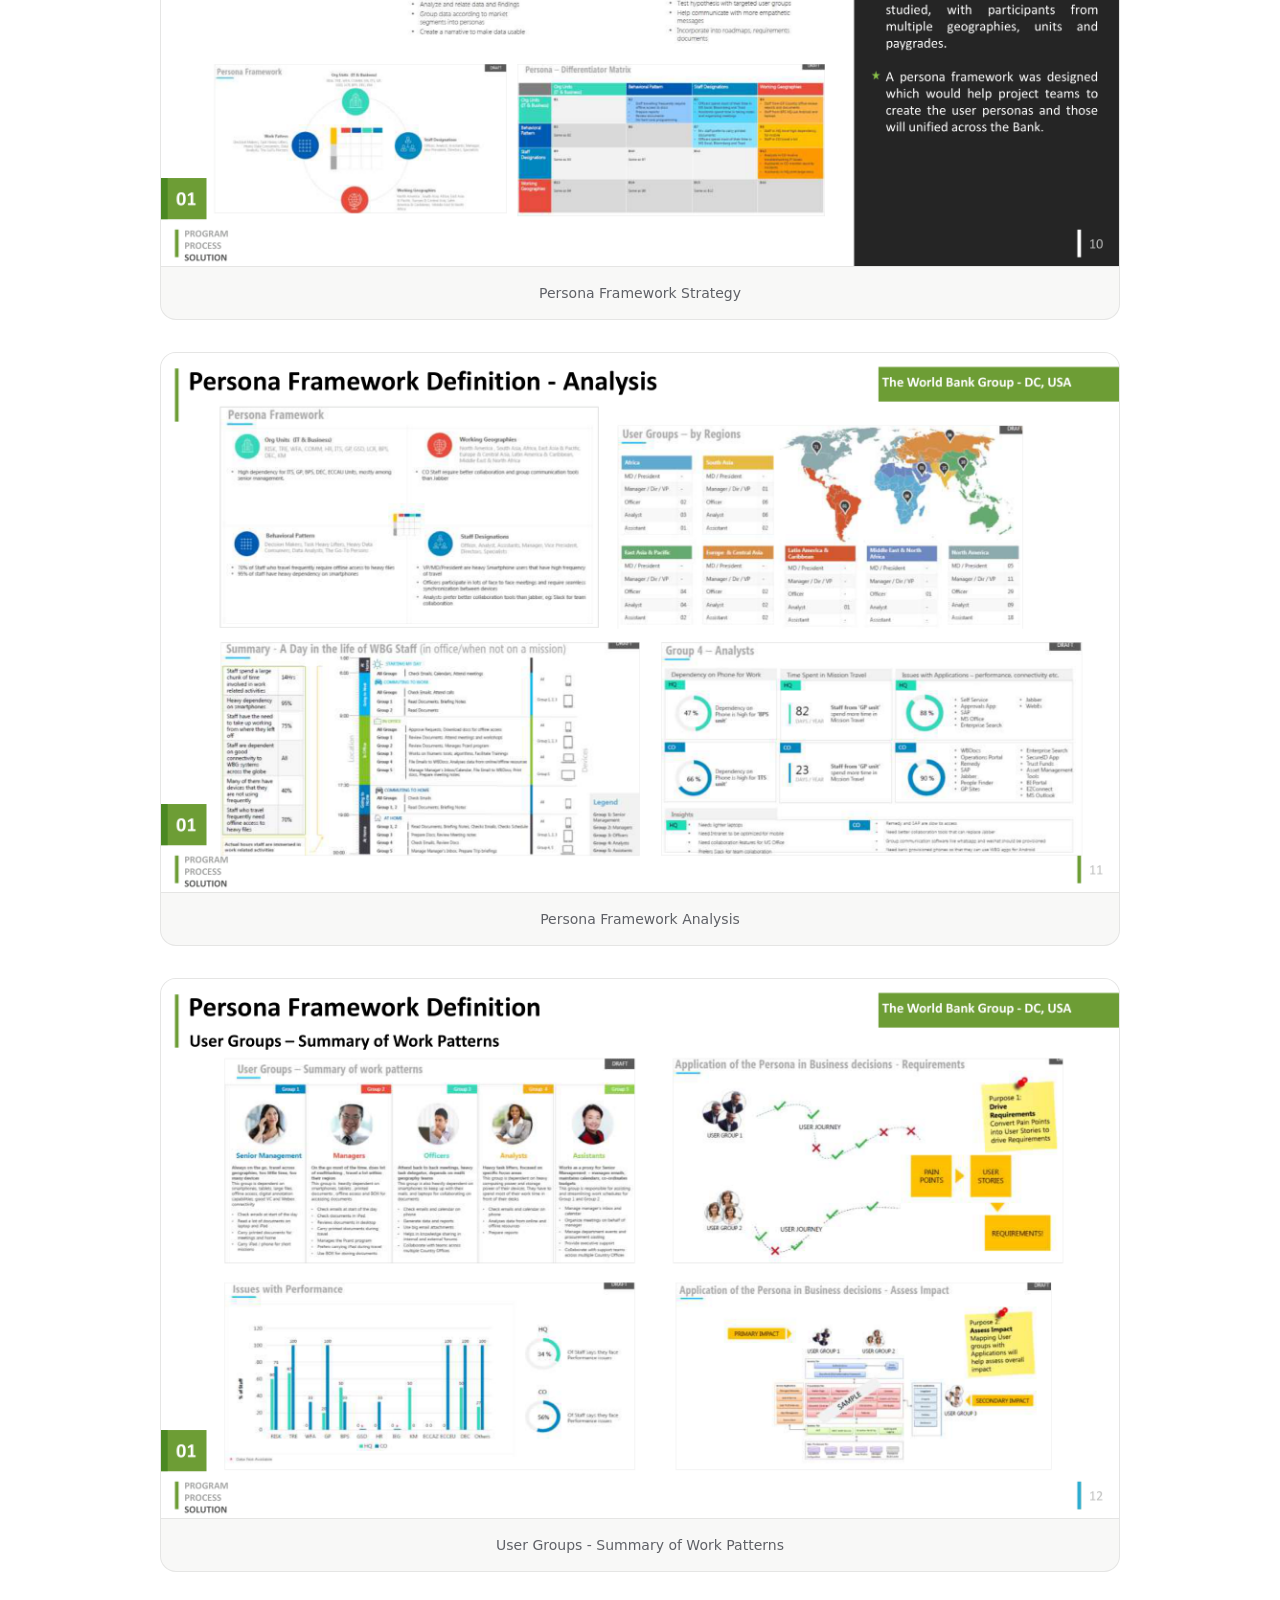
<file: work-03-03.html>
<!doctype html>
<html class="__variable_6bee3b __variable_1f5468" lang="en">
  <head>
    <meta charset="utf-8" />
    <meta content="width=device-width, initial-scale=1" name="viewport" />
    <link
      data-precedence="next"
      href="./media/css/style.css"
      rel="stylesheet" />
    <meta
      content="#FFFFFF"
      media="(prefers-color-scheme: light)"
      name="theme-color" />
    <meta
      content="#FFFFFF"
      media="(prefers-color-scheme: dark)"
      name="theme-color" />
    <title>Work · Meenakshi</title>
    <meta
      content="Selected case studies and product design work -enterprise UX, learning experience design, product, research, and explorations."
      name="description" />
    <meta content="Meenakshi" name="author" />
    <meta
      content="UX Designer,Product Designer,Portfolio,Case Studies"
      name="keywords" />
    <meta content="Meenakshi" name="creator" />
    <meta content="index, follow" name="robots" />
    <meta content="index, follow, max-image-preview:large" name="googlebot" />
    <meta content="Meenakshi - UX Designer" property="og:title" />
    <meta
      content="Portfolio of a UX designer crafting thoughtful, editorial product experiences."
      property="og:description" />
    <meta content="https://example.com" property="og:url" />
    <meta content="Studio - UX Portfolio" property="og:site_name" />
    <meta content="en_US" property="og:locale" />
    <meta content="https://example.com/og.png" property="og:image" />
    <meta content="1200" property="og:image:width" />
    <meta content="630" property="og:image:height" />
    <meta content="website" property="og:type" />
    <meta content="summary_large_image" name="twitter:card" />
    <meta content="Meenakshi - UX Designer" name="twitter:title" />
    <meta
      content="Portfolio of a UX designer crafting thoughtful, editorial product experiences."
      name="twitter:description" />
    <meta content="https://example.com/og.png" name="twitter:image" />
  
<style id="custom-work-layout">
/* Custom float layout for work projects */
.work-project-article {
    display: flex;
    flex-direction: column;
}
.work-project-image-wrapper {
    order: 2;
    margin-top: 2rem;
}
.work-project-text-wrapper {
    order: 1;
}
.work-project-text-wrapper > *:not(:first-child) {
    margin-top: 1.25rem;
}

@media (min-width: 768px) {
    .work-project-article {
        display: block;
    }
    .work-project-image-wrapper {
        float: right;
        width: 58.333333%;
        padding-left: 2.5rem;
        margin-top: 0;
        margin-bottom: 1.5rem;
        order: unset;
    }
    .work-project-text-wrapper {
        order: unset;
    }
}
@media (min-width: 1024px) {
    .work-project-image-wrapper {
        padding-left: 3rem;
    }
}
</style>
</head>
  <body class="min-h-screen bg-background text-foreground">
    <a
      class="sr-only focus:not-sr-only focus:fixed focus:left-4 focus:top-4 focus:z-50 focus:rounded-md focus:bg-foreground focus:px-3 focus:py-2 focus:text-body-sm focus:text-white"
      href="./index.html#main">
      Skip to content
    </a>
    <header
      class="sticky top-0 z-40 w-full transition-all duration-300 border-b border-transparent bg-background">
      <div
        class="mx-auto w-full px-8 sm:px-12 lg:px-16 xl:px-20 max-w-container flex h-16 items-center justify-between md:h-[72px]">
        <div class="relative">
          <a
            aria-describedby="logo-tooltip"
            aria-label="Meenakshi - home"
            class="group flex items-center"
            href="./index.html">
            <span
              class="select-none transition-transform duration-500 group-hover:scale-[1.03]"
              style="display: inline-block; font-family: var(--font-serif), Georgia, serif; font-style: normal; font-weight: 500; font-size: clamp(1rem, 1.6vw, 1.125rem); line-height: 1; letter-spacing: -0.01em; color: hsl(var(--accent));"
            >Meenakshi Thaploo</span>
          </a>
        </div>
        <nav aria-label="Primary" class="hidden items-center gap-1 md:flex">
          <a
            aria-current="page"
            class="relative rounded-full px-4 py-2 type-ui transition-colors hover:text-accent text-foreground"
            href="./work.html">
            Work
          </a>
          <a
            class="relative rounded-full px-4 py-2 type-ui transition-colors hover:text-accent text-muted-foreground"
            href="./about.html">
            About
          </a>
          <a
            aria-label="LinkedIn - opens in a new tab"
            class="relative rounded-full px-4 py-2 type-ui text-muted-foreground transition-colors hover:text-accent"
            href="https://www.linkedin.com/in/meenakshi-thaploo-69605a5/"
            rel="noopener noreferrer"
            target="_blank">
            LinkedIn
          </a>
        </nav>
        <div class="flex items-center gap-2">
          <a
            class="items-center justify-center gap-2 whitespace-nowrap font-medium tracking-tight ring-offset-background transition-all focus-visible:outline-none focus-visible:ring-2 focus-visible:ring-ring/40 focus-visible:ring-offset-2 disabled:pointer-events-none disabled:opacity-50 [&amp;_svg]:size-4 [&amp;_svg]:shrink-0 bg-accent text-white hover:bg-accent/90 hover:text-white active:bg-accent/85 h-9 rounded-full px-4 text-base !text-white hidden md:inline-flex"
            href="./index.html#get-in-touch">
            Get in touch
          </a>
          <button
            aria-controls="mobile-nav"
            aria-expanded="false"
            aria-label="Open menu"
            class="inline-flex size-10 items-center justify-center rounded-full text-foreground hover:bg-surface md:hidden"
            type="button">
            <svg
              class="lucide lucide-menu size-5"
              fill="none"
              height="24"
              stroke="currentColor"
              stroke-linecap="round"
              stroke-linejoin="round"
              stroke-width="2"
              viewbox="0 0 24 24"
              width="24"
              xmlns="http://www.w3.org/2000/svg">
              <line x1="4" x2="20" y1="12" y2="12"></line>
              <line x1="4" x2="20" y1="6" y2="6"></line>
              <line x1="4" x2="20" y1="18" y2="18"></line>
            </svg>
          </button>
        </div>
      </div>
      <div id="mobile-nav" class="hidden absolute top-full left-0 w-full bg-background border-b border-border flex-col py-4 px-8 shadow-lg z-50 md:hidden">
        <a class="py-3 text-base font-medium text-foreground hover:text-accent transition-colors" href="./work.html">Work</a>
        <a class="py-3 text-base font-medium text-foreground hover:text-accent transition-colors" href="./about.html">About</a>
        <a class="py-3 text-base font-medium text-foreground hover:text-accent transition-colors" href="https://www.linkedin.com/in/meenakshi-thaploo-69605a5/" rel="noopener noreferrer" target="_blank">LinkedIn</a>
        <a class="py-3 text-base font-medium text-foreground hover:text-accent transition-colors" href="./index.html#get-in-touch">Get in touch</a>
      </div>
    </header>
    <main class="relative" id="main">
      <section class="section">
        <div class="mx-auto w-full px-8 sm:px-12 lg:px-16 xl:px-20 max-w-container">
          <a
            class="group inline-flex items-center gap-1.5 text-sm text-muted-foreground transition-colors hover:text-foreground mb-12"
            href="./work.html">
            <svg
              aria-hidden="true"
              class="lucide lucide-arrow-left size-4 transition-transform duration-300 group-hover:-translate-x-0.5"
              fill="none"
              height="24"
              stroke="currentColor"
              stroke-linecap="round"
              stroke-linejoin="round"
              stroke-width="2"
              viewbox="0 0 24 24"
              width="24"
              xmlns="http://www.w3.org/2000/svg">
              <path d="m12 19-7-7 7-7"></path>
              <path d="M19 12H5"></path>
            </svg>
            <span class="link-underline">Back to work</span>
          </a>
          <div class="mt-12 flex flex-col gap-24 sm:gap-28 md:gap-32">
            <!-- Work Details Page -->
            <div class="">
              <article class="work-project-article group">
                <div class="work-project-image-wrapper min-w-0">
                  <div class="relative isolate overflow-hidden rounded-2xl">
                    <div
                      class="overflow-hidden transition-transform duration-700 ease-out group-hover:scale-[1.015]"
                    >
                      <div
                        class="relative w-full overflow-hidden rounded-2xl border border-border bg-surface aspect-[16/10] transition-colors duration-300 group-hover:border-foreground/15"
                      >
                        <img
                          alt="Where Systems Were Built vs. How People Used Them"
                          class="object-contain"
                          data-nimg="fill"
                          decoding="async"
                          loading="lazy"
                          sizes="(min-width: 1024px) 50vw, (min-width: 768px) 50vw, 100vw"
                          src="./media/images/work-03-03.png"
                          srcset="
                            ./media/images/work-03-03.png  384w,
                            ./media/images/work-03-03.png  640w,
                            ./media/images/work-03-03.png  750w,
                            ./media/images/work-03-03.png  828w,
                            ./media/images/work-03-03.png 1080w,
                            ./media/images/work-03-03.png 1200w,
                            ./media/images/work-03-03.png 1920w,
                            ./media/images/work-03-03.png 2048w,
                            ./media/images/work-03-03.png 3840w
                          "
                          style="
                            position: absolute;
                            height: 100%;
                            width: 100%;
                            left: 0;
                            top: 0;
                            right: 0;
                            bottom: 0;
                            color: transparent;
                          "
                        />
                      </div>
                    </div>
                  </div>
                </div>
                <div class="work-project-text-wrapper">
                  <div class="flex items-center gap-3 type-metadata">
                    <span>Cognizant</span>
                  </div>
                  <h3 class="min-w-0 max-w-full tracking-tight">
                    <span class="type-project-title block">
                      Where Systems Were Built vs. How People Used Them
                    </span>
                    <span
                      class="mt-1 block font-display text-base font-semibold tracking-tight text-foreground sm:text-section-heading"
                    >
                      Gap analysis and heuristic assessment across World Bank enterprise applications.
                    </span>
                  </h3>
                  <p class="max-w-full type-body text-pretty">
                    Gap analysis and heuristic assessment across World Bank enterprise applications.
                  </p>
                  <ul
                    aria-label="Project tags"
                    class="mt-1 flex flex-wrap gap-1.5"
                  >
                    <li class="rounded-full border border-border bg-surface px-2.5 py-0.5 text-[11px] tracking-tight text-muted-foreground">
                      Research
                    </li>
                    <li class="rounded-full border border-border bg-surface px-2.5 py-0.5 text-[11px] tracking-tight text-muted-foreground">
                      Cognizant
                    </li>
                  </ul>
                </div>
                <div style="clear: both;"></div>
              </article>
            </div>
          </div>

          <div aria-hidden="true" class="hairline mb-16 mt-5"></div>

          <!-- The Challenge & Vision -->
          <section class="mt-16">
            <h2 class="type-section-heading mb-6">The Challenge &amp; Vision</h2>
            <div class="grid grid-cols-1 md:grid-cols-2 gap-12">
              <div>
                <h3 class="type-body font-semibold mb-2">Challenge</h3>
                <p class="type-body text-muted-foreground mb-6">
                  ITS Enterprise Architecture partners with business and IT stakeholders to ensure the World Bank Group IT landscape remains cohesive. Enterprise Architecture's User Experience Management had to ensure that the organization can respond quickly and effectively to business-driven change.
                </p>
              </div>
              <div>
                <h3 class="type-body font-semibold mb-2">Vision &amp; Goals</h3>
                <p class="type-body text-muted-foreground mb-4">
                  The primary goal is to serve as an authoritative reference for effective IT planning and execution, "so that we can face the world as a united country".
                </p>
                <ul class="list-disc pl-5 type-body text-muted-foreground space-y-2">
                  <li>Establish and maintain a swift process to incorporate new technologies.</li>
                  <li>Develop authoritative products utilized throughout the IT lifecycle.</li>
                  <li>Establish effective communication mechanisms for easy access.</li>
                  <li>Measure process effectiveness through meaningful metrics.</li>
                </ul>
              </div>
            </div>
          </section>

          <!-- UXM Review Process -->
          <section class="mt-12">
            <h2 class="type-section-heading mb-6">Enterprise Architecture - UXM Review Process</h2>
            <div class="space-y-8">
              <p class="type-body text-muted-foreground max-w-3xl">
                As part of the UX review process, I performed gap analysis and heuristic assessments on applications/portals to identify process and UI-level gaps and pain areas in business processes and applications.
              </p>
              <div class="grid grid-cols-1 md:grid-cols-3 gap-8">
                <div class="bg-surface p-6 rounded-2xl border border-border">
                  <h3 class="font-semibold mb-3">Parameters Assessed</h3>
                  <ul class="list-disc pl-5 type-body text-muted-foreground space-y-1">
                    <li>Landing page effectiveness</li>
                    <li>Navigation efficiencies</li>
                    <li>Task accuracy</li>
                    <li>Information design</li>
                    <li>Interaction design</li>
                    <li>Search effectiveness</li>
                    <li>Technology limitations</li>
                  </ul>
                </div>
                <div class="bg-surface p-6 rounded-2xl border border-border">
                  <h3 class="font-semibold mb-3">Key Services</h3>
                  <ul class="list-disc pl-5 type-body text-muted-foreground space-y-1">
                    <li>Impact Analysis Review</li>
                    <li>Architecture Review</li>
                    <li>UX Advisory Services</li>
                  </ul>
                </div>
                <div class="bg-surface p-6 rounded-2xl border border-border">
                  <h3 class="font-semibold mb-3">Values Brought</h3>
                  <ul class="list-disc pl-5 type-body text-muted-foreground space-y-1">
                    <li>Ensuring optimum User Experience</li>
                    <li>Creating reusable UI components</li>
                    <li>Benchmarking against market trends</li>
                    <li>Identify gaps in processes</li>
                  </ul>
                </div>
              </div>
              
              <figure class="mt-12 rounded-2xl overflow-hidden border border-border bg-surface">
                <img alt="UXM Review Process Values" src="./media/work-03-03/process-values.png" class="w-full h-auto" />
                <figcaption class="p-4 text-center text-sm text-muted-foreground border-t border-border">
                  Enterprise Architecture Review Process &amp; Values
                </figcaption>
              </figure>
              
              <figure class="mt-8 rounded-2xl overflow-hidden border border-border bg-surface">
                <img alt="Enterprise Architecture Review Process Diagram" src="./media/work-03-03/process-diagram.png" class="w-full h-auto" />
              </figure>
            </div>
          </section>

          <!-- Wearing Multiple Hats & Deliverables -->
          <section class="mt-12">
            <h2 class="type-section-heading mb-6">Wearing Multiple Role Hats</h2>
            <div class="grid grid-cols-1 md:grid-cols-3 gap-8 mb-12">
              <div>
                <h3 class="font-semibold mb-2">UX Reviewer</h3>
                <p class="type-body text-muted-foreground">Play the role of a UX/UI Advocate and represent the voice of the user.</p>
              </div>
              <div>
                <h3 class="font-semibold mb-2">Writer</h3>
                <p class="type-body text-muted-foreground">Wear the hat of a UX Writer resonating the gaps in the interface and the overall user experience in a common language.</p>
              </div>
              <div>
                <h3 class="font-semibold mb-2">Coordinator</h3>
                <p class="type-body text-muted-foreground">Take ownership of the review end-to-end by coordinating with respective stakeholders, internal or external.</p>
              </div>
            </div>

            <div class="grid grid-cols-1 md:grid-cols-2 gap-12">
              <div>
                <h3 class="type-body font-semibold mb-3">What I Did</h3>
                <ul class="list-disc pl-5 type-body text-muted-foreground space-y-2">
                  <li>Establishing key audiences.</li>
                  <li>Reviewing a project's impact to the enterprise via an Impact Analysis study.</li>
                  <li>Conducting Architecture Reviews to ensure alignment with design recommendations.</li>
                  <li>Ensuring a project's alignment with WBG User Experience Management Strategy and ITSEA principles.</li>
                  <li>Providing best practices for successful project delivery.</li>
                </ul>
              </div>
              <div>
                <h3 class="type-body font-semibold mb-3">What I Delivered</h3>
                <ul class="list-disc pl-5 type-body text-muted-foreground space-y-2">
                  <li>Impact Assessment report</li>
                  <li>Architecture Review Report</li>
                  <li>Best Practices / Guidelines (e.g., Dashboard Design, Mobile decision framework)</li>
                  <li>White papers / Position Papers (e.g., Implementing COTS)</li>
                </ul>
              </div>
            </div>
            
            <figure class="mt-12 rounded-2xl overflow-hidden border border-border bg-surface">
              <img alt="Enterprise Architecture Handbook" src="./media/work-03-03/handbook.png" class="w-full h-auto" />
            </figure>
          </section>

          <!-- Persona Framework Definition -->
          <section class="mt-12 mb-16">
            <h2 class="type-section-heading mb-6">Persona Framework Definition</h2>
            <div class="space-y-8">
              <p class="type-body text-muted-foreground max-w-3xl">
                The goal of this research effort was to understand the behaviors of WBG staff while interacting with technology for their work on a daily basis (at desk, away from desk, or during travels). The impact of devices, applications, and connectivity was studied across multiple geographies, units, and paygrades. A persona framework was designed to help project teams create unified user personas across the Bank.
              </p>
              
              <figure class="mt-12 rounded-2xl overflow-hidden border border-border bg-surface">
                <img alt="Persona Framework Definition - Strategy" src="./media/work-03-03/persona-strategy.png" class="w-full h-auto" />
                <figcaption class="p-4 text-center text-sm text-muted-foreground border-t border-border">
                  Persona Framework Strategy
                </figcaption>
              </figure>
              
              <figure class="mt-12 rounded-2xl overflow-hidden border border-border bg-surface">
                <img alt="Persona Framework Definition - Analysis" src="./media/work-03-03/persona-analysis.png" class="w-full h-auto" />
                <figcaption class="p-4 text-center text-sm text-muted-foreground border-t border-border">
                  Persona Framework Analysis
                </figcaption>
              </figure>
              
              <figure class="mt-12 rounded-2xl overflow-hidden border border-border bg-surface">
                <img alt="User Groups - Summary of Work Patterns" src="./media/work-03-03/persona-summary.png" class="w-full h-auto" />
                <figcaption class="p-4 text-center text-sm text-muted-foreground border-t border-border">
                  User Groups - Summary of Work Patterns
                </figcaption>
              </figure>
            </div>
          </section>

        </div>
      </section>
    </main>
    <script src="./media/js/menu.js"></script>
  </body>
</html>
</file>
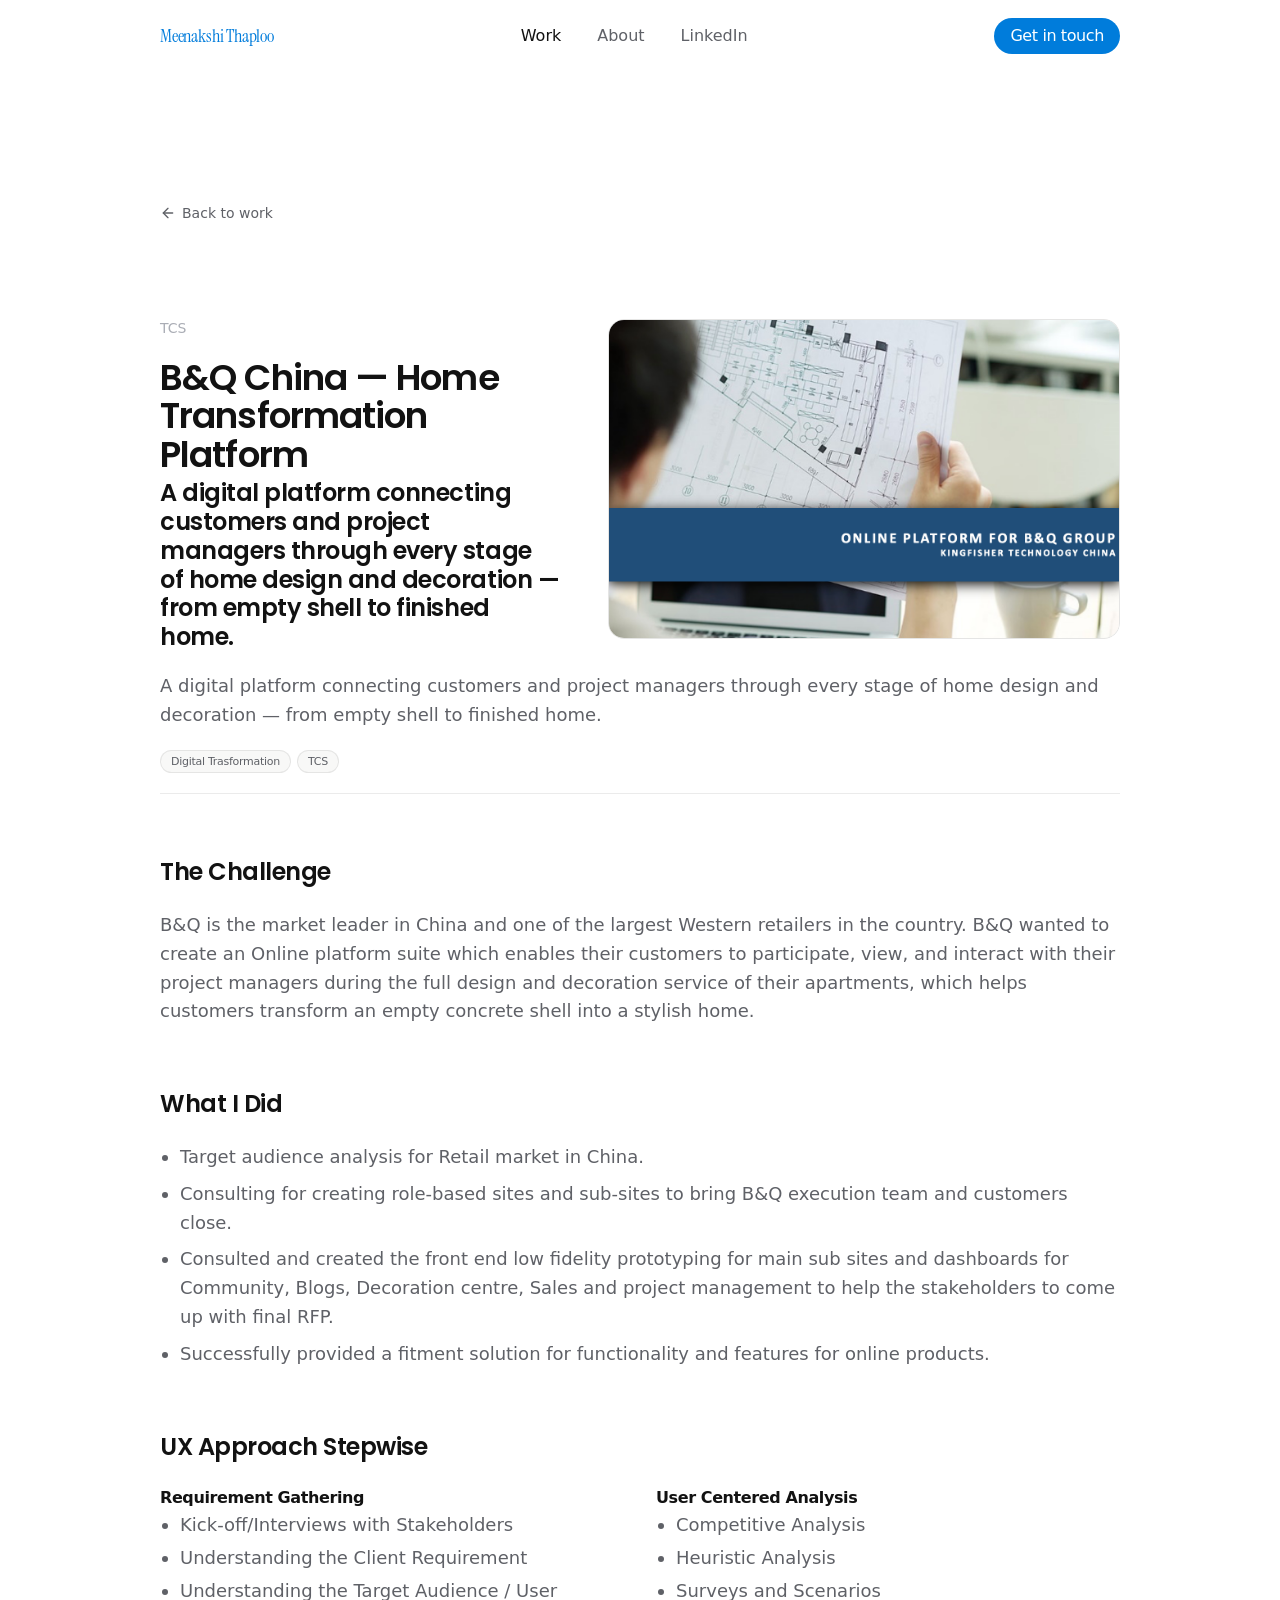
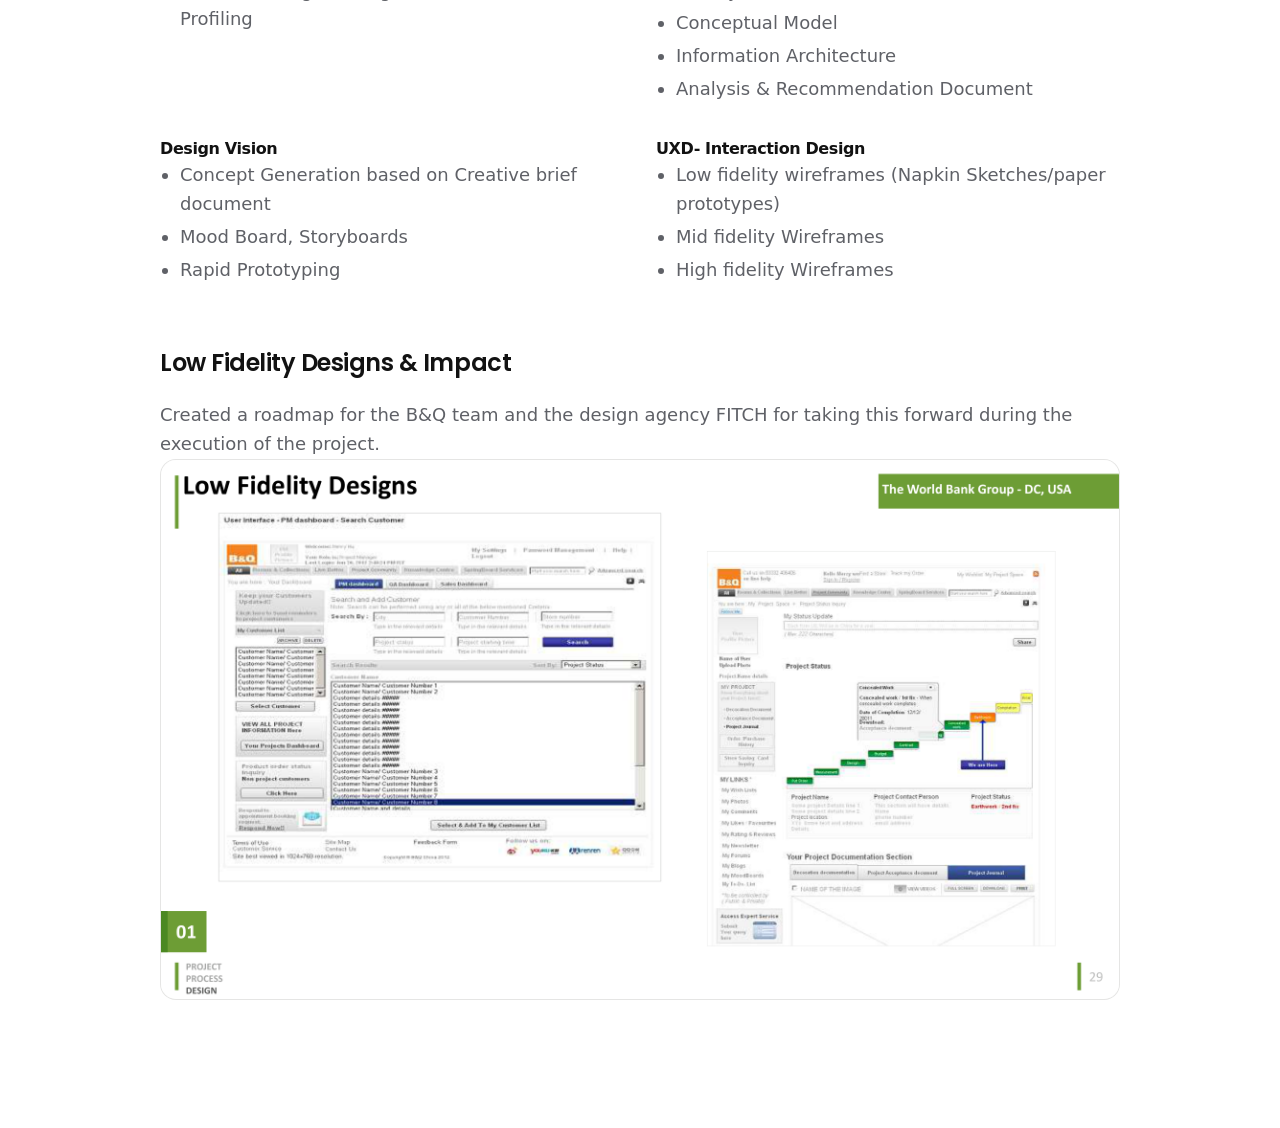
<file: work-03-04.html>
<!doctype html>
<html class="__variable_6bee3b __variable_1f5468" lang="en">
  <head>
    <meta charset="utf-8" />
    <meta content="width=device-width, initial-scale=1" name="viewport" />
    <link
      data-precedence="next"
      href="./media/css/style.css"
      rel="stylesheet" />
    <meta
      content="#FFFFFF"
      media="(prefers-color-scheme: light)"
      name="theme-color" />
    <meta
      content="#FFFFFF"
      media="(prefers-color-scheme: dark)"
      name="theme-color" />
    <title>Work · Meenakshi</title>
    <meta
      content="Selected case studies and product design work -enterprise UX, learning experience design, product, research, and explorations."
      name="description" />
    <meta content="Meenakshi" name="author" />
    <meta
      content="UX Designer,Product Designer,Portfolio,Case Studies"
      name="keywords" />
    <meta content="Meenakshi" name="creator" />
    <meta content="index, follow" name="robots" />
    <meta content="index, follow, max-image-preview:large" name="googlebot" />
    <meta content="Meenakshi - UX Designer" property="og:title" />
    <meta
      content="Portfolio of a UX designer crafting thoughtful, editorial product experiences."
      property="og:description" />
    <meta content="https://example.com" property="og:url" />
    <meta content="Studio - UX Portfolio" property="og:site_name" />
    <meta content="en_US" property="og:locale" />
    <meta content="https://example.com/og.png" property="og:image" />
    <meta content="1200" property="og:image:width" />
    <meta content="630" property="og:image:height" />
    <meta content="website" property="og:type" />
    <meta content="summary_large_image" name="twitter:card" />
    <meta content="Meenakshi - UX Designer" name="twitter:title" />
    <meta
      content="Portfolio of a UX designer crafting thoughtful, editorial product experiences."
      name="twitter:description" />
    <meta content="https://example.com/og.png" name="twitter:image" />
  
<style id="custom-work-layout">
/* Custom float layout for work projects */
.work-project-article {
    display: flex;
    flex-direction: column;
}
.work-project-image-wrapper {
    order: 2;
    margin-top: 2rem;
}
.work-project-text-wrapper {
    order: 1;
}
.work-project-text-wrapper > *:not(:first-child) {
    margin-top: 1.25rem;
}

@media (min-width: 768px) {
    .work-project-article {
        display: block;
    }
    .work-project-image-wrapper {
        float: right;
        width: 58.333333%;
        padding-left: 2.5rem;
        margin-top: 0;
        margin-bottom: 1.5rem;
        order: unset;
    }
    .work-project-text-wrapper {
        order: unset;
    }
}
@media (min-width: 1024px) {
    .work-project-image-wrapper {
        padding-left: 3rem;
    }
}
</style>
</head>
  <body class="min-h-screen bg-background text-foreground">
    <a
      class="sr-only focus:not-sr-only focus:fixed focus:left-4 focus:top-4 focus:z-50 focus:rounded-md focus:bg-foreground focus:px-3 focus:py-2 focus:text-body-sm focus:text-white"
      href="./index.html#main">
      Skip to content
    </a>
    <header
      class="sticky top-0 z-40 w-full transition-all duration-300 border-b border-transparent bg-background">
      <div
        class="mx-auto w-full px-8 sm:px-12 lg:px-16 xl:px-20 max-w-container flex h-16 items-center justify-between md:h-[72px]">
        <div class="relative">
          <a
            aria-describedby="logo-tooltip"
            aria-label="Meenakshi - home"
            class="group flex items-center"
            href="./index.html">
            <span
              class="select-none transition-transform duration-500 group-hover:scale-[1.03]"
              style="display: inline-block; font-family: var(--font-serif), Georgia, serif; font-style: normal; font-weight: 500; font-size: clamp(1rem, 1.6vw, 1.125rem); line-height: 1; letter-spacing: -0.01em; color: hsl(var(--accent));"
            >Meenakshi Thaploo</span>
          </a>
        </div>
        <nav aria-label="Primary" class="hidden items-center gap-1 md:flex">
          <a
            aria-current="page"
            class="relative rounded-full px-4 py-2 type-ui transition-colors hover:text-accent text-foreground"
            href="./work.html">
            Work
          </a>
          <a
            class="relative rounded-full px-4 py-2 type-ui transition-colors hover:text-accent text-muted-foreground"
            href="./about.html">
            About
          </a>
          <a
            aria-label="LinkedIn - opens in a new tab"
            class="relative rounded-full px-4 py-2 type-ui text-muted-foreground transition-colors hover:text-accent"
            href="https://www.linkedin.com/in/meenakshi-thaploo-69605a5/"
            rel="noopener noreferrer"
            target="_blank">
            LinkedIn
          </a>
        </nav>
        <div class="flex items-center gap-2">
          <a
            class="items-center justify-center gap-2 whitespace-nowrap font-medium tracking-tight ring-offset-background transition-all focus-visible:outline-none focus-visible:ring-2 focus-visible:ring-ring/40 focus-visible:ring-offset-2 disabled:pointer-events-none disabled:opacity-50 [&amp;_svg]:size-4 [&amp;_svg]:shrink-0 bg-accent text-white hover:bg-accent/90 hover:text-white active:bg-accent/85 h-9 rounded-full px-4 text-base !text-white hidden md:inline-flex"
            href="./index.html#get-in-touch">
            Get in touch
          </a>
          <button
            aria-controls="mobile-nav"
            aria-expanded="false"
            aria-label="Open menu"
            class="inline-flex size-10 items-center justify-center rounded-full text-foreground hover:bg-surface md:hidden"
            type="button">
            <svg
              class="lucide lucide-menu size-5"
              fill="none"
              height="24"
              stroke="currentColor"
              stroke-linecap="round"
              stroke-linejoin="round"
              stroke-width="2"
              viewbox="0 0 24 24"
              width="24"
              xmlns="http://www.w3.org/2000/svg">
              <line x1="4" x2="20" y1="12" y2="12"></line>
              <line x1="4" x2="20" y1="6" y2="6"></line>
              <line x1="4" x2="20" y1="18" y2="18"></line>
            </svg>
          </button>
        </div>
      </div>
      <div id="mobile-nav" class="hidden absolute top-full left-0 w-full bg-background border-b border-border flex-col py-4 px-8 shadow-lg z-50 md:hidden">
        <a class="py-3 text-base font-medium text-foreground hover:text-accent transition-colors" href="./work.html">Work</a>
        <a class="py-3 text-base font-medium text-foreground hover:text-accent transition-colors" href="./about.html">About</a>
        <a class="py-3 text-base font-medium text-foreground hover:text-accent transition-colors" href="https://www.linkedin.com/in/meenakshi-thaploo-69605a5/" rel="noopener noreferrer" target="_blank">LinkedIn</a>
        <a class="py-3 text-base font-medium text-foreground hover:text-accent transition-colors" href="./index.html#get-in-touch">Get in touch</a>
      </div>
    </header>
    <main class="relative" id="main">
      <section class="section">
        <div class="mx-auto w-full px-8 sm:px-12 lg:px-16 xl:px-20 max-w-container">
          <a
            class="group inline-flex items-center gap-1.5 text-sm text-muted-foreground transition-colors hover:text-foreground mb-12"
            href="./work.html">
            <svg
              aria-hidden="true"
              class="lucide lucide-arrow-left size-4 transition-transform duration-300 group-hover:-translate-x-0.5"
              fill="none"
              height="24"
              stroke="currentColor"
              stroke-linecap="round"
              stroke-linejoin="round"
              stroke-width="2"
              viewbox="0 0 24 24"
              width="24"
              xmlns="http://www.w3.org/2000/svg">
              <path d="m12 19-7-7 7-7"></path>
              <path d="M19 12H5"></path>
            </svg>
            <span class="link-underline">Back to work</span>
          </a>
          <div class="mt-12 flex flex-col gap-24 sm:gap-28 md:gap-32">
            <!-- Work Details Page -->
            <div class="">
              <article class="work-project-article group">
                <div class="work-project-image-wrapper min-w-0">
                  <div class="relative isolate overflow-hidden rounded-2xl">
                    <div
                      class="overflow-hidden transition-transform duration-700 ease-out group-hover:scale-[1.015]"
                    >
                      <div
                        class="relative w-full overflow-hidden rounded-2xl border border-border bg-surface aspect-[16/10] transition-colors duration-300 group-hover:border-foreground/15"
                      >
                        <img
                          alt="B&Q China — Home Transformation Platform"
                          class="object-cover"
                          data-nimg="fill"
                          decoding="async"
                          loading="lazy"
                          sizes="(min-width: 1024px) 50vw, (min-width: 768px) 50vw, 100vw"
                          src="./media/images/work-03-04.png"
                          srcset="
                            ./media/images/work-03-04.png  384w,
                            ./media/images/work-03-04.png  640w,
                            ./media/images/work-03-04.png  750w,
                            ./media/images/work-03-04.png  828w,
                            ./media/images/work-03-04.png 1080w,
                            ./media/images/work-03-04.png 1200w,
                            ./media/images/work-03-04.png 1920w,
                            ./media/images/work-03-04.png 2048w,
                            ./media/images/work-03-04.png 3840w
                          "
                          style="
                            position: absolute;
                            height: 100%;
                            width: 100%;
                            left: 0;
                            top: 0;
                            right: 0;
                            bottom: 0;
                            color: transparent;
                          "
                        />
                      </div>
                    </div>
                  </div>
                </div>
                <div class="work-project-text-wrapper">
                  <div class="flex items-center gap-3 type-metadata">
                    <span>TCS</span>
                  </div>
                  <h3 class="min-w-0 max-w-full tracking-tight">
                    <span class="type-project-title block">
                      B&Q China — Home Transformation Platform
                    </span>
                    <span
                      class="mt-1 block font-display text-base font-semibold tracking-tight text-foreground sm:text-section-heading"
                    >
                      A digital platform connecting customers and project managers through every stage of home design and decoration — from empty shell to finished home.
                    </span>
                  </h3>
                  <p class="max-w-full type-body text-pretty">
                    A digital platform connecting customers and project managers through every stage of home design and decoration — from empty shell to finished home.
                  </p>
                  <ul
                    aria-label="Project tags"
                    class="mt-1 flex flex-wrap gap-1.5"
                  >
                    <li class="rounded-full border border-border bg-surface px-2.5 py-0.5 text-[11px] tracking-tight text-muted-foreground">
                      Digital Trasformation
                    </li>
                    <li class="rounded-full border border-border bg-surface px-2.5 py-0.5 text-[11px] tracking-tight text-muted-foreground">
                      TCS
                    </li>
                  </ul>
                </div>
                <div style="clear: both;"></div>
              </article>
            </div>
          </div>

          <div aria-hidden="true" class="hairline mb-16 mt-5"></div>

          <!-- The Challenge -->
          <section class="mt-16">
            <h2 class="type-section-heading mb-6">The Challenge</h2>
            <p class="type-body text-muted-foreground max-w-[800px]">
              B&amp;Q is the market leader in China and one of the largest Western retailers in the country. B&amp;Q wanted to create an Online platform suite which enables their customers to participate, view, and interact with their project managers during the full design and decoration service of their apartments, which helps customers transform an empty concrete shell into a stylish home.
            </p>
          </section>

          <!-- What I Did -->
          <section class="mt-16">
            <h2 class="type-section-heading mb-6">What I Did</h2>
            <ul class="list-disc pl-5 type-body text-muted-foreground space-y-2 max-w-[800px]">
              <li>Target audience analysis for Retail market in China.</li>
              <li>Consulting for creating role-based sites and sub-sites to bring B&amp;Q execution team and customers close.</li>
              <li>Consulted and created the front end low fidelity prototyping for main sub sites and dashboards for Community, Blogs, Decoration centre, Sales and project management to help the stakeholders to come up with final RFP.</li>
              <li>Successfully provided a fitment solution for functionality and features for online products.</li>
            </ul>
          </section>

          <!-- UX Approach Stepwise -->
          <section class="mt-16">
            <h2 class="type-section-heading mb-6">UX Approach Stepwise</h2>
            <div class="grid grid-cols-1 md:grid-cols-2 gap-8 lg:gap-12 max-w-[1000px]">
              <div>
                <h3 class="type-ui font-semibold mb-3">Requirement Gathering</h3>
                <ul class="list-disc pl-5 type-body text-muted-foreground space-y-1">
                  <li>Kick-off/Interviews with Stakeholders</li>
                  <li>Understanding the Client Requirement</li>
                  <li>Understanding the Target Audience / User Profiling</li>
                </ul>
              </div>
              <div>
                <h3 class="type-ui font-semibold mb-3">User Centered Analysis</h3>
                <ul class="list-disc pl-5 type-body text-muted-foreground space-y-1">
                  <li>Competitive Analysis</li>
                  <li>Heuristic Analysis</li>
                  <li>Surveys and Scenarios</li>
                  <li>Conceptual Model</li>
                  <li>Information Architecture</li>
                  <li>Analysis &amp; Recommendation Document</li>
                </ul>
              </div>
              <div>
                <h3 class="type-ui font-semibold mb-3">Design Vision</h3>
                <ul class="list-disc pl-5 type-body text-muted-foreground space-y-1">
                  <li>Concept Generation based on Creative brief document</li>
                  <li>Mood Board, Storyboards</li>
                  <li>Rapid Prototyping</li>
                </ul>
              </div>
              <div>
                <h3 class="type-ui font-semibold mb-3">UXD- Interaction Design</h3>
                <ul class="list-disc pl-5 type-body text-muted-foreground space-y-1">
                  <li>Low fidelity wireframes (Napkin Sketches/paper prototypes)</li>
                  <li>Mid fidelity Wireframes</li>
                  <li>High fidelity Wireframes</li>
                </ul>
              </div>
            </div>
          </section>

          <!-- Low Fidelity Designs & Impact -->
          <section class="mt-16 mb-24">
            <h2 class="type-section-heading mb-6">Low Fidelity Designs &amp; Impact</h2>
            <p class="type-body text-muted-foreground mb-8 max-w-[800px]">
              Created a roadmap for the B&amp;Q team and the design agency FITCH for taking this forward during the execution of the project.
            </p>
            <div class="rounded-2xl overflow-hidden border border-border bg-surface">
              <img
                alt="Low Fidelity Designs"
                class="w-full h-auto object-cover"
                loading="lazy"
                src="./media/work-03-04/low-fidelity-designs.png"
              />
            </div>
          </section>

        </div>
      </section>
    </main>
    <script src="./media/js/menu.js"></script>
  </body>
</html>
</file>
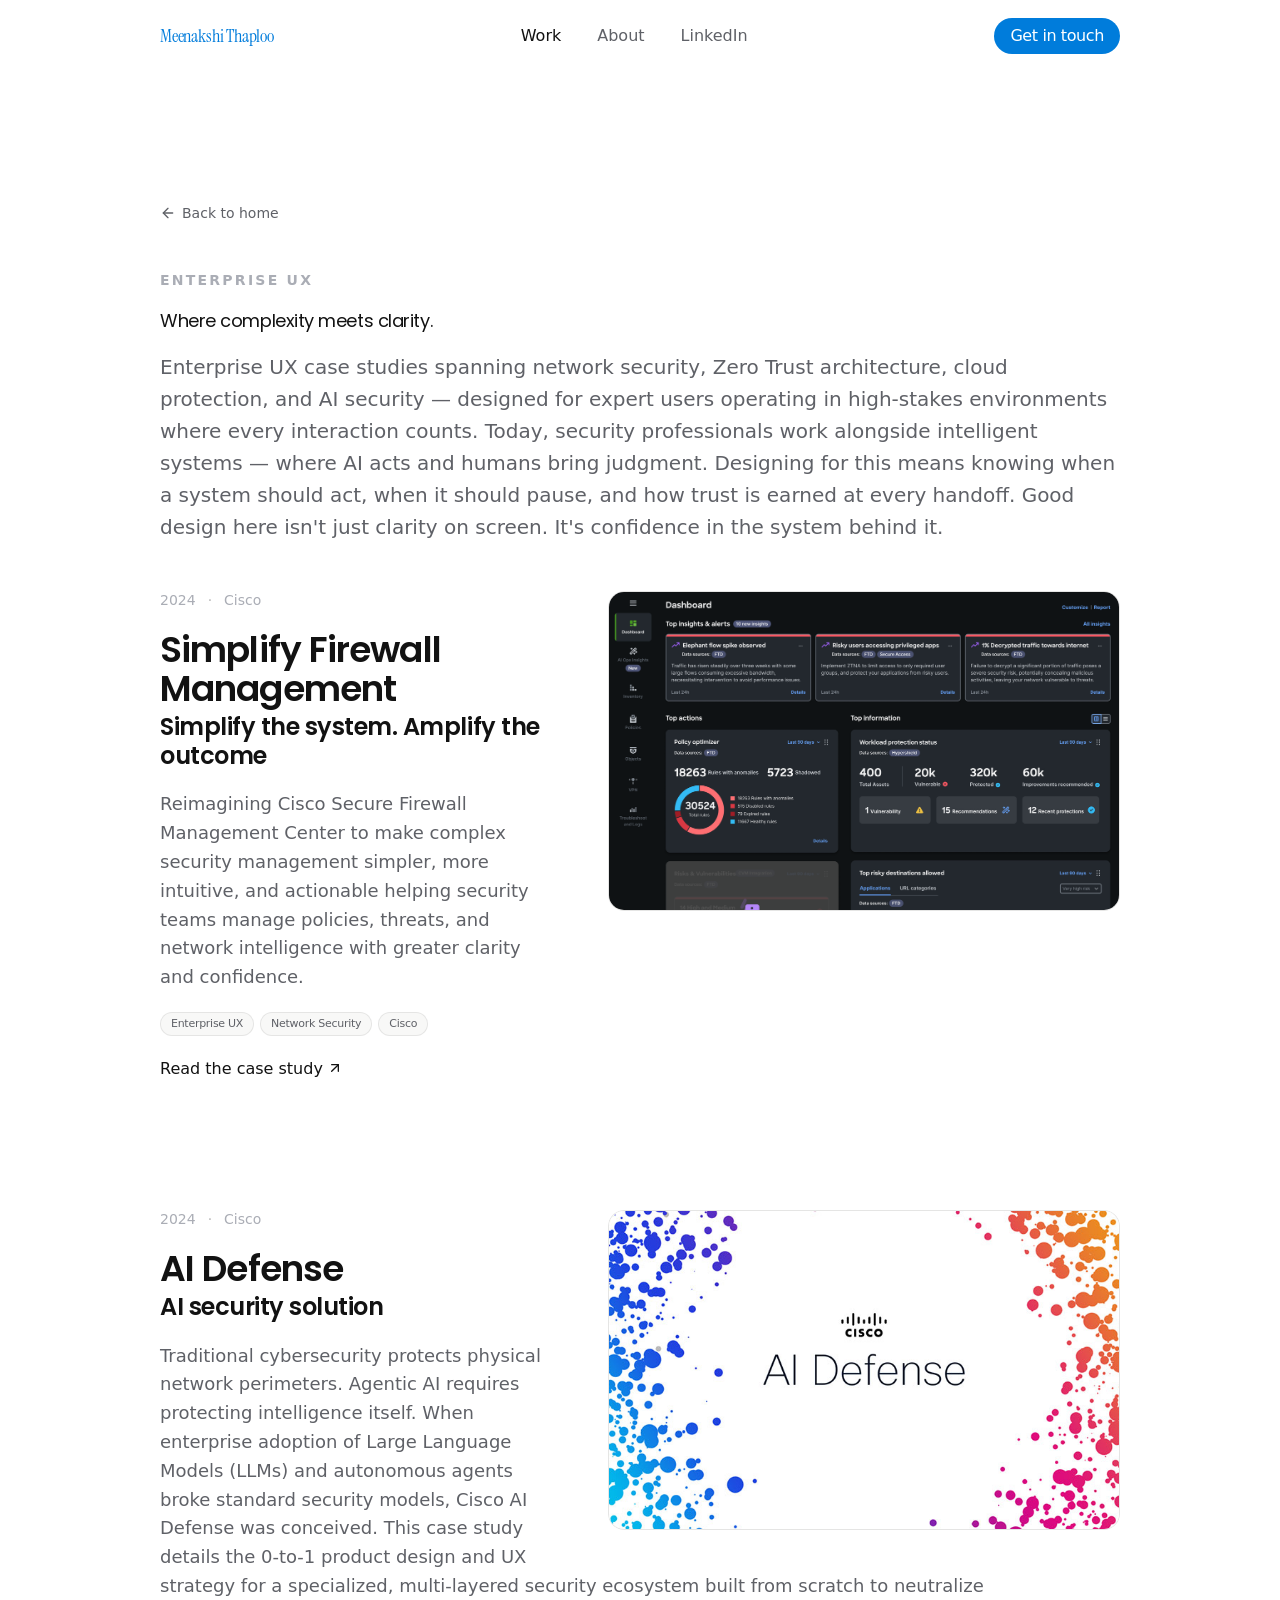
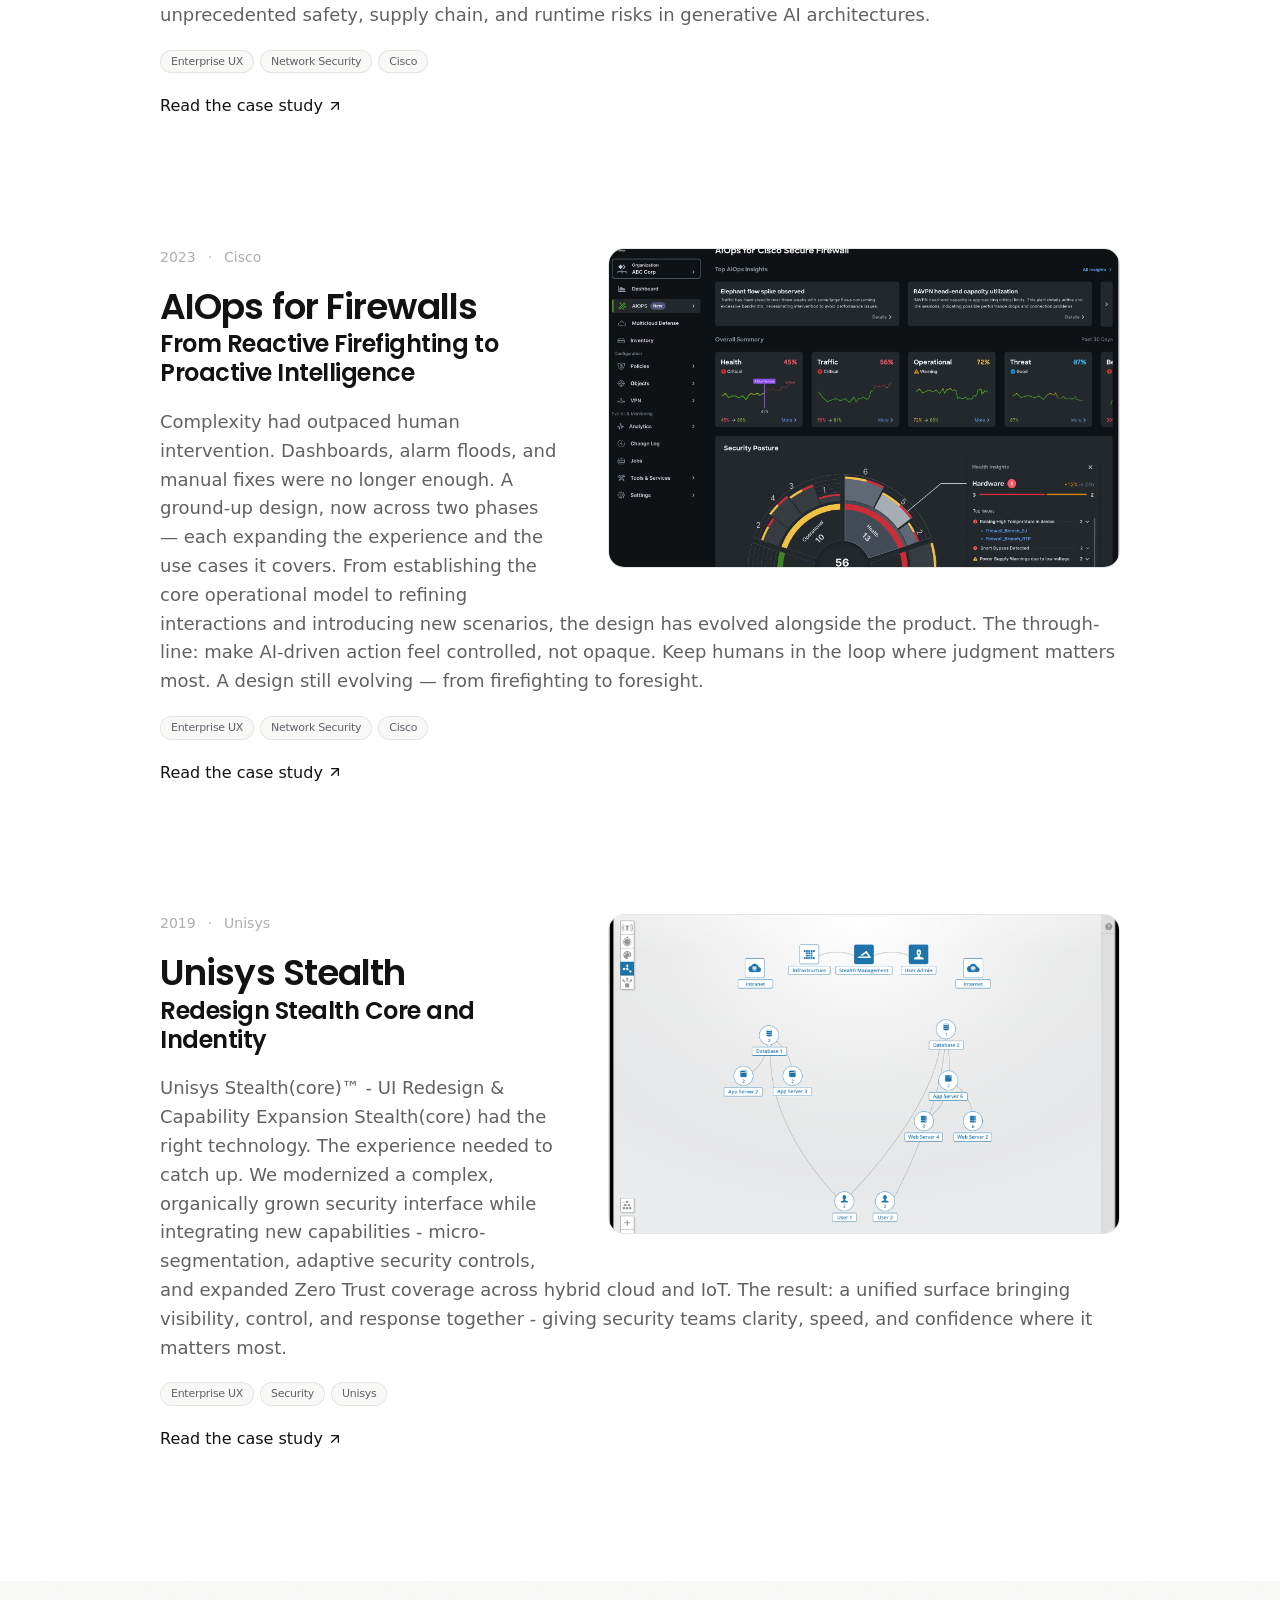
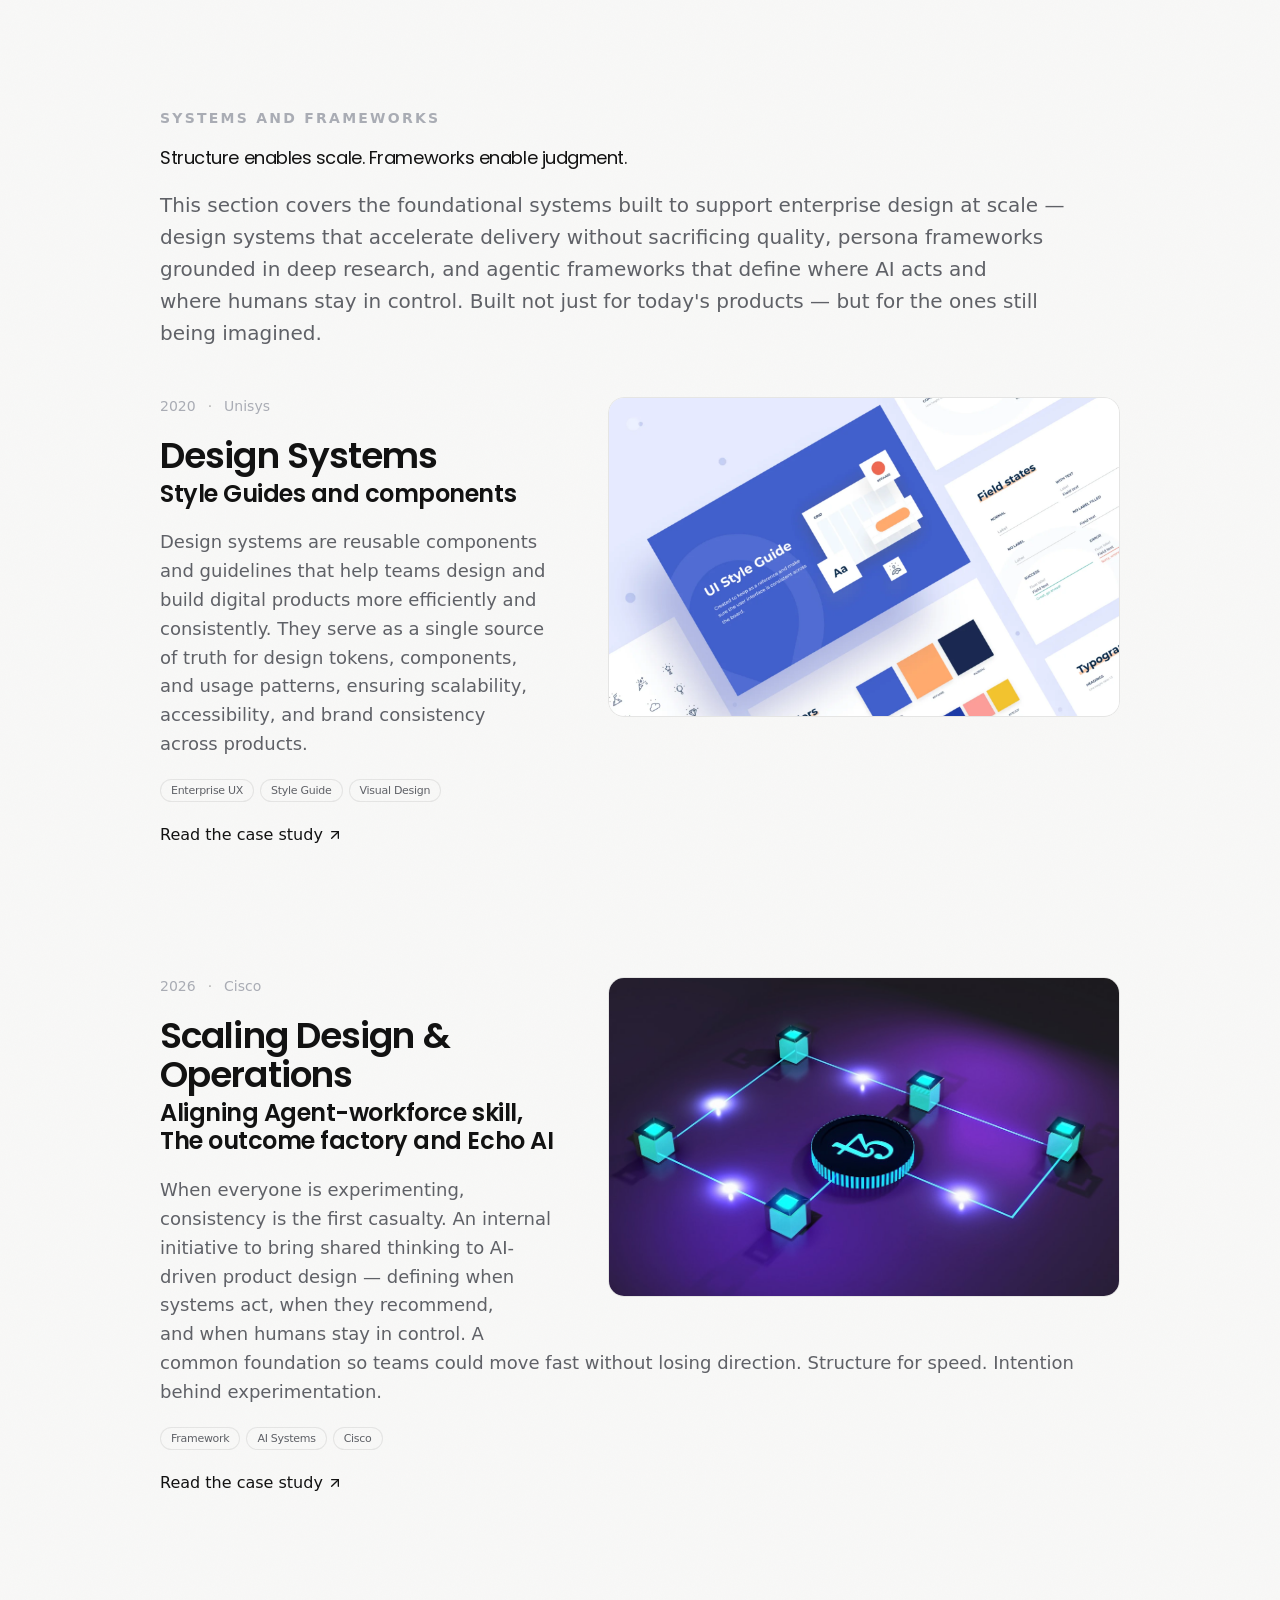
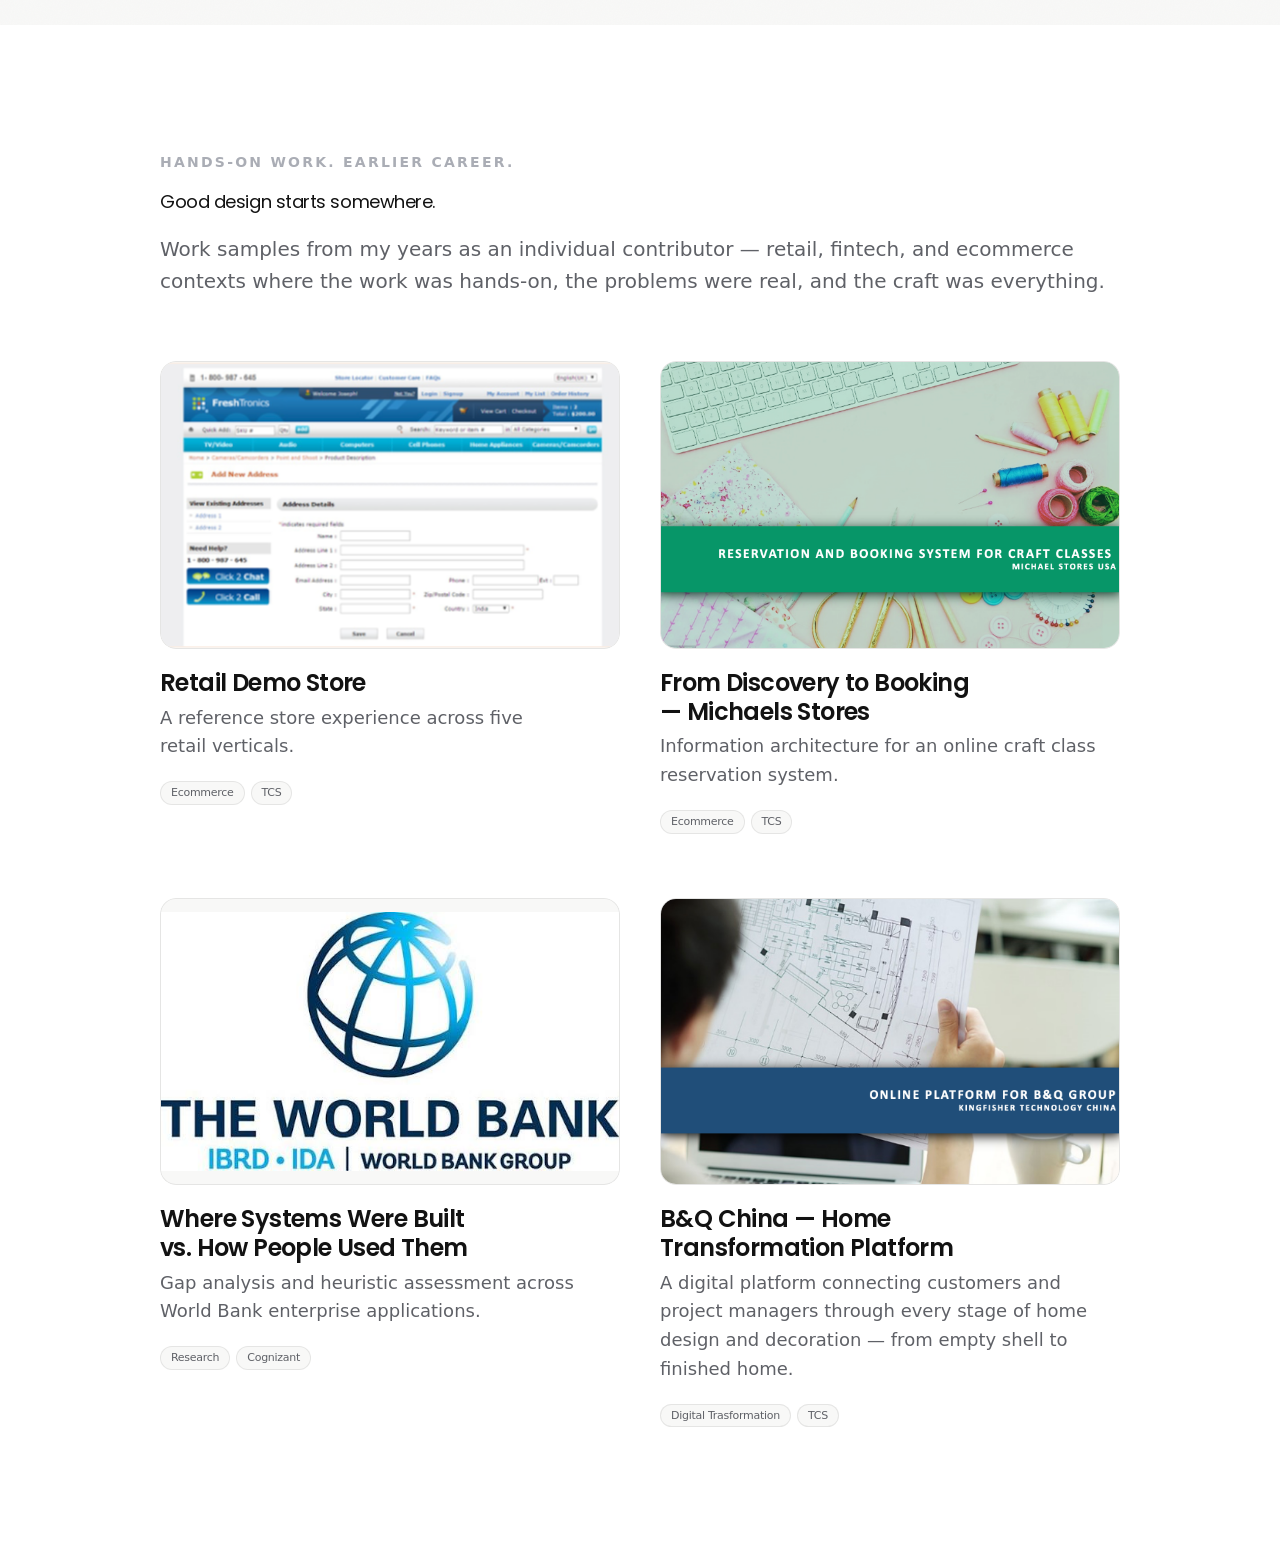
<file: work.html>
<!doctype html>
<html class="__variable_6bee3b __variable_1f5468" lang="en">
  <head>
    <meta charset="utf-8" />
    <meta content="width=device-width, initial-scale=1" name="viewport" />
    <link
      data-precedence="next"
      href="./media/css/style.css"
      rel="stylesheet" />
    <meta
      content="#FFFFFF"
      media="(prefers-color-scheme: light)"
      name="theme-color" />
    <meta
      content="#FFFFFF"
      media="(prefers-color-scheme: dark)"
      name="theme-color" />
    <title>Work · Meenakshi</title>
    <meta
      content="Selected case studies and product design work -enterprise UX, learning experience design, product, research, and explorations."
      name="description" />
    <meta content="Meenakshi" name="author" />
    <meta
      content="UX Designer,Product Designer,Portfolio,Case Studies"
      name="keywords" />
    <meta content="Meenakshi" name="creator" />
    <meta content="index, follow" name="robots" />
    <meta content="index, follow, max-image-preview:large" name="googlebot" />
    <meta content="Meenakshi - UX Designer" property="og:title" />
    <meta
      content="Portfolio of a UX designer crafting thoughtful, editorial product experiences."
      property="og:description" />
    <meta content="https://example.com" property="og:url" />
    <meta content="Studio - UX Portfolio" property="og:site_name" />
    <meta content="en_US" property="og:locale" />
    <meta content="https://example.com/og.png" property="og:image" />
    <meta content="1200" property="og:image:width" />
    <meta content="630" property="og:image:height" />
    <meta content="website" property="og:type" />
    <meta content="summary_large_image" name="twitter:card" />
    <meta content="Meenakshi - UX Designer" name="twitter:title" />
    <meta
      content="Portfolio of a UX designer crafting thoughtful, editorial product experiences."
      name="twitter:description" />
    <meta content="https://example.com/og.png" name="twitter:image" />
  
<style id="custom-work-layout">
/* Custom float layout for work projects */
.work-project-article {
    display: flex;
    flex-direction: column;
}
.work-project-image-wrapper {
    order: 2;
    margin-top: 2rem;
}
.work-project-text-wrapper {
    order: 1;
}
.work-project-text-wrapper > *:not(:first-child) {
    margin-top: 1.25rem;
}

@media (min-width: 768px) {
    .work-project-article {
        display: block;
    }
    .work-project-image-wrapper {
        float: right;
        width: 58.333333%;
        padding-left: 2.5rem;
        margin-top: 0;
        margin-bottom: 1.5rem;
        order: unset;
    }
    .work-project-text-wrapper {
        order: unset;
    }
}
@media (min-width: 1024px) {
    .work-project-image-wrapper {
        padding-left: 3rem;
    }
}
</style>
</head>
  <body class="min-h-screen bg-background text-foreground">
    <a
      class="sr-only focus:not-sr-only focus:fixed focus:left-4 focus:top-4 focus:z-50 focus:rounded-md focus:bg-foreground focus:px-3 focus:py-2 focus:text-body-sm focus:text-white"
      href="./index.html#main">
      Skip to content
    </a>
    <header
      class="sticky top-0 z-40 w-full transition-all duration-300 border-b border-transparent bg-background">
      <div
        class="mx-auto w-full px-8 sm:px-12 lg:px-16 xl:px-20 max-w-container flex h-16 items-center justify-between md:h-[72px]">
        <div class="relative">
          <a
            aria-describedby="logo-tooltip"
            aria-label="Meenakshi - home"
            class="group flex items-center"
            href="./index.html">
            <span
              class="select-none transition-transform duration-500 group-hover:scale-[1.03]"
              style="display: inline-block; font-family: var(--font-serif), Georgia, serif; font-style: normal; font-weight: 500; font-size: clamp(1rem, 1.6vw, 1.125rem); line-height: 1; letter-spacing: -0.01em; color: hsl(var(--accent));"
            >Meenakshi Thaploo</span>
          </a>
        </div>
        <nav aria-label="Primary" class="hidden items-center gap-1 md:flex">
          <a
            aria-current="page"
            class="relative rounded-full px-4 py-2 type-ui transition-colors hover:text-accent text-foreground"
            href="./work.html">
            Work
          </a>
          <a
            class="relative rounded-full px-4 py-2 type-ui transition-colors hover:text-accent text-muted-foreground"
            href="./about.html">
            About
          </a>
          <a
            aria-label="LinkedIn - opens in a new tab"
            class="relative rounded-full px-4 py-2 type-ui text-muted-foreground transition-colors hover:text-accent"
            href="https://www.linkedin.com/in/meenakshi-thaploo-69605a5/"
            rel="noopener noreferrer"
            target="_blank">
            LinkedIn
          </a>
        </nav>
        <div class="flex items-center gap-2">
          <a
            class="items-center justify-center gap-2 whitespace-nowrap font-medium tracking-tight ring-offset-background transition-all focus-visible:outline-none focus-visible:ring-2 focus-visible:ring-ring/40 focus-visible:ring-offset-2 disabled:pointer-events-none disabled:opacity-50 [&amp;_svg]:size-4 [&amp;_svg]:shrink-0 bg-accent text-white hover:bg-accent/90 hover:text-white active:bg-accent/85 h-9 rounded-full px-4 text-base !text-white hidden md:inline-flex"
            href="./index.html#get-in-touch">
            Get in touch
          </a>
          <button
            aria-controls="mobile-nav"
            aria-expanded="false"
            aria-label="Open menu"
            class="inline-flex size-10 items-center justify-center rounded-full text-foreground hover:bg-surface md:hidden"
            type="button">
            <svg
              class="lucide lucide-menu size-5"
              fill="none"
              height="24"
              stroke="currentColor"
              stroke-linecap="round"
              stroke-linejoin="round"
              stroke-width="2"
              viewbox="0 0 24 24"
              width="24"
              xmlns="http://www.w3.org/2000/svg">
              <line x1="4" x2="20" y1="12" y2="12"></line>
              <line x1="4" x2="20" y1="6" y2="6"></line>
              <line x1="4" x2="20" y1="18" y2="18"></line>
            </svg>
          </button>
        </div>
      </div>
      <div id="mobile-nav" class="hidden absolute top-full left-0 w-full bg-background border-b border-border flex-col py-4 px-8 shadow-lg z-50 md:hidden">
        <a class="py-3 text-base font-medium text-foreground hover:text-accent transition-colors" href="./work.html">Work</a>
        <a class="py-3 text-base font-medium text-foreground hover:text-accent transition-colors" href="./about.html">About</a>
        <a class="py-3 text-base font-medium text-foreground hover:text-accent transition-colors" href="https://www.linkedin.com/in/meenakshi-thaploo-69605a5/" rel="noopener noreferrer" target="_blank">LinkedIn</a>
        <a class="py-3 text-base font-medium text-foreground hover:text-accent transition-colors" href="./index.html#get-in-touch">Get in touch</a>
      </div>
    </header>
    <main class="relative" id="main">
      <section class="section" id="enterprise-ux">
        <div class="mx-auto w-full px-8 sm:px-12 lg:px-16 xl:px-20 max-w-container">
          <a
            class="group inline-flex items-center gap-1.5 text-sm text-muted-foreground transition-colors hover:text-foreground mb-12"
            href="./index.html">
            <svg
              aria-hidden="true"
              class="lucide lucide-arrow-left size-4 transition-transform duration-300 group-hover:-translate-x-0.5"
              fill="none"
              height="24"
              stroke="currentColor"
              stroke-linecap="round"
              stroke-linejoin="round"
              stroke-width="2"
              viewbox="0 0 24 24"
              width="24"
              xmlns="http://www.w3.org/2000/svg">
              <path d="m12 19-7-7 7-7"></path>
              <path d="M19 12H5"></path>
            </svg>
            <span class="link-underline">Back to home</span>
          </a>
          <div class="">
            <header class="flex flex-col gap-4">
              <span class="eyebrow">Enterprise UX</span>
              <h2 class="text-balance">
                Where complexity meets clarity.
              </h2>
              <p class="type-body-lg text-pretty">
                Enterprise UX case studies spanning network security, Zero Trust architecture, cloud protection, and AI security — designed for expert users operating in high-stakes environments where every interaction counts. Today, security professionals work alongside intelligent systems — where AI acts and humans bring judgment. Designing for this means knowing when a system should act, when it should pause, and how trust is earned at every handoff. Good design here isn't just clarity on screen. It's confidence in the system behind it.
              </p>
            </header>
          </div>
          <div class="mt-12 flex flex-col gap-24 sm:gap-28 md:gap-32">
            <!-- Work 01-01 -->
            <div class="">
              <a
                aria-label="Simplify Firewall Management · Simplify the system. Amplify the outcome - case study"
                class="group block cursor-pointer transition-transform duration-500 ease-out hover:-translate-y-0.5 focus-visible:outline-none focus-visible:rounded-2xl focus-visible:ring-2 focus-visible:ring-ring/40 focus-visible:ring-offset-4 focus-visible:ring-offset-background"
                href="work-01-01.html"
              >
                <article class="work-project-article group">
                  <div class="work-project-image-wrapper min-w-0">
                    <div class="relative isolate overflow-hidden rounded-2xl">
                      <div
                        class="overflow-hidden transition-transform duration-700 ease-out group-hover:scale-[1.015]"
                      >
                        <div
                          class="relative w-full overflow-hidden rounded-2xl border border-border bg-surface aspect-[16/10] transition-colors duration-300 group-hover:border-foreground/15"
                        >
                          <img
                            alt="Mesh Policy 2.0 · Cisco network policy management"
                            class="object-cover"
                            data-nimg="fill"
                            decoding="async"
                            loading="lazy"
                            sizes="(min-width: 1024px) 50vw, (min-width: 768px) 50vw, 100vw"
                            src="./media/images/work-01-01.png"
                            srcset="
                              ./media/images/work-01-01.png  384w,
                              ./media/images/work-01-01.png  640w,
                              ./media/images/work-01-01.png  750w,
                              ./media/images/work-01-01.png  828w,
                              ./media/images/work-01-01.png 1080w,
                              ./media/images/work-01-01.png 1200w,
                              ./media/images/work-01-01.png 1920w,
                              ./media/images/work-01-01.png 2048w,
                              ./media/images/work-01-01.png 3840w
                            "
                            style="
                              position: absolute;
                              height: 100%;
                              width: 100%;
                              left: 0;
                              top: 0;
                              right: 0;
                              bottom: 0;
                              color: transparent;
                            "
                          />
                        </div>
                      </div>
                    </div>
                  </div>
                  <div class="work-project-text-wrapper">
                    <div class="flex items-center gap-3 type-metadata">
                      <span>2024</span>
                      <span aria-hidden="true" class="text-foreground/30">·</span>
                      <span>Cisco</span>
                    </div>
                    <h3 class="min-w-0 max-w-full tracking-tight">
                      <span class="type-project-title block">
                        Simplify Firewall Management
                      </span>
                      <span
                        class="mt-1 block font-display text-base font-semibold tracking-tight text-foreground sm:text-section-heading"
                      >
                        Simplify the system. Amplify the outcome
                      </span>
                    </h3>
                    <p class="max-w-full type-body text-pretty">
                      Reimagining Cisco Secure Firewall Management Center to make
                      complex security management simpler, more intuitive, and
                      actionable helping security teams manage policies, threats,
                      and network intelligence with greater clarity and
                      confidence.
                    </p>
                    <ul
                      aria-label="Project tags"
                      class="mt-1 flex flex-wrap gap-1.5"
                    >
                      <li
                        class="rounded-full border border-border bg-surface px-2.5 py-0.5 text-[11px] tracking-tight text-muted-foreground"
                      >
                        Enterprise UX
                      </li>
                      <li
                        class="rounded-full border border-border bg-surface px-2.5 py-0.5 text-[11px] tracking-tight text-muted-foreground"
                      >
                        Network Security
                      </li>
                      <li
                        class="rounded-full border border-border bg-surface px-2.5 py-0.5 text-[11px] tracking-tight text-muted-foreground"
                      >
                        Cisco
                      </li>
                    </ul>
                    <span class="mt-3 inline-flex items-center gap-1 type-ui">
                      <span class="link-underline">Read the case study</span>
                      <svg
                        aria-hidden="true"
                        class="lucide lucide-arrow-up-right size-4 transition-transform duration-300 group-hover:translate-x-0.5 group-hover:-translate-y-0.5"
                        fill="none"
                        height="24"
                        stroke="currentColor"
                        stroke-linecap="round"
                        stroke-linejoin="round"
                        stroke-width="2"
                        viewbox="0 0 24 24"
                        width="24"
                        xmlns="http://www.w3.org/2000/svg"
                      >
                        <path d="M7 7h10v10"></path>
                        <path d="M7 17 17 7"></path>
                      </svg>
                    </span>
                  </div>
                  
                  <div style="clear: both;"></div>
                </article>
              </a>
            </div>
            <!-- Work 01-02 -->
            <div class="">
              <a
                aria-label="AI Defense · AI security solution - case study"
                class="group block cursor-pointer transition-transform duration-500 ease-out hover:-translate-y-0.5 focus-visible:outline-none focus-visible:rounded-2xl focus-visible:ring-2 focus-visible:ring-ring/40 focus-visible:ring-offset-4 focus-visible:ring-offset-background"
                href="work-01-02.html"
              >
                <article class="work-project-article group">
                  <div class="work-project-image-wrapper min-w-0">
                    <div class="relative isolate overflow-hidden rounded-2xl">
                      <div
                        class="overflow-hidden transition-transform duration-700 ease-out group-hover:scale-[1.015]"
                      >
                        <div
                          class="relative w-full overflow-hidden rounded-2xl border border-border bg-surface aspect-[16/10] transition-colors duration-300 group-hover:border-foreground/15"
                        >
                          <img
                            alt="AI Defense · AI security solution"
                            class="object-cover"
                            data-nimg="fill"
                            decoding="async"
                            loading="lazy"
                            sizes="(min-width: 1024px) 50vw, (min-width: 768px) 50vw, 100vw"
                            src="./media/images/work-01-02.jpg"
                            srcset="
                              ./media/images/work-01-02.jpg  384w,
                              ./media/images/work-01-02.jpg  640w,
                              ./media/images/work-01-02.jpg  750w,
                              ./media/images/work-01-02.jpg  828w,
                              ./media/images/work-01-02.jpg 1080w,
                              ./media/images/work-01-02.jpg 1200w,
                              ./media/images/work-01-02.jpg 1920w,
                              ./media/images/work-01-02.jpg 2048w,
                              ./media/images/work-01-02.jpg 3840w
                            "
                            style="
                              position: absolute;
                              height: 100%;
                              width: 100%;
                              left: 0;
                              top: 0;
                              right: 0;
                              bottom: 0;
                              color: transparent;
                            "
                          />
                        </div>
                      </div>
                    </div>
                  </div>
                  <div class="work-project-text-wrapper">
                    <div class="flex items-center gap-3 type-metadata">
                      <span>2024</span>
                      <span aria-hidden="true" class="text-foreground/30">·</span>
                      <span>Cisco</span>
                    </div>
                    <h3 class="min-w-0 max-w-full tracking-tight">
                      <span class="type-project-title block">AI Defense</span>
                      <span
                        class="mt-1 block font-display text-base font-semibold tracking-tight text-foreground sm:text-section-heading"
                      >
                        AI security solution
                      </span>
                    </h3>
                    <p class="max-w-full type-body text-pretty">
                      Traditional cybersecurity protects physical network
                      perimeters. Agentic AI requires protecting intelligence
                      itself. When enterprise adoption of Large Language Models
                      (LLMs) and autonomous agents broke standard security models,
                      Cisco AI Defense was conceived. This case study details the
                      0-to-1 product design and UX strategy for a specialized,
                      multi-layered security ecosystem built from scratch to
                      neutralize unprecedented safety, supply chain, and runtime
                      risks in generative AI architectures.
                    </p>
                    <ul
                      aria-label="Project tags"
                      class="mt-1 flex flex-wrap gap-1.5"
                    >
                      <li
                        class="rounded-full border border-border bg-surface px-2.5 py-0.5 text-[11px] tracking-tight text-muted-foreground"
                      >
                        Enterprise UX
                      </li>
                      <li
                        class="rounded-full border border-border bg-surface px-2.5 py-0.5 text-[11px] tracking-tight text-muted-foreground"
                      >
                        Network Security
                      </li>
                      <li
                        class="rounded-full border border-border bg-surface px-2.5 py-0.5 text-[11px] tracking-tight text-muted-foreground"
                      >
                        Cisco
                      </li>
                    </ul>
                    <span class="mt-3 inline-flex items-center gap-1 type-ui">
                      <span class="link-underline">Read the case study</span>
                      <svg
                        aria-hidden="true"
                        class="lucide lucide-arrow-up-right size-4 transition-transform duration-300 group-hover:translate-x-0.5 group-hover:-translate-y-0.5"
                        fill="none"
                        height="24"
                        stroke="currentColor"
                        stroke-linecap="round"
                        stroke-linejoin="round"
                        stroke-width="2"
                        viewbox="0 0 24 24"
                        width="24"
                        xmlns="http://www.w3.org/2000/svg"
                      >
                        <path d="M7 7h10v10"></path>
                        <path d="M7 17 17 7"></path>
                      </svg>
                    </span>
                  </div>
                  
                  <div style="clear: both;"></div>
                </article>
              </a>
            </div>
            <!-- Work 01-03 -->
            <div class="">
              <a
                aria-label="AIOps for Firewalls · From Reactive Firefighting to Proactive Intelligence - case study"
                class="group block cursor-pointer transition-transform duration-500 ease-out hover:-translate-y-0.5 focus-visible:outline-none focus-visible:rounded-2xl focus-visible:ring-2 focus-visible:ring-ring/40 focus-visible:ring-offset-4 focus-visible:ring-offset-background"
                href="work-01-03.html"
              >
                <article class="work-project-article group">
                  <div class="work-project-image-wrapper min-w-0">
                    <div class="relative isolate overflow-hidden rounded-2xl">
                      <div class="overflow-hidden transition-transform duration-700 ease-out group-hover:scale-[1.015]">
                        <div
                          class="relative w-full overflow-hidden rounded-2xl border border-border bg-surface aspect-[16/10] transition-colors duration-300 group-hover:border-foreground/15"
                        >
                          <img
                            alt="AI Defense · AI security solution"
                            class="object-cover"
                            data-nimg="fill"
                            decoding="async"
                            loading="lazy"
                            sizes="(min-width: 1024px) 50vw, (min-width: 768px) 50vw, 100vw"
                            src="./media/images/work-01-03.png"
                            srcset="
                              ./media/images/work-01-03.png  384w,
                              ./media/images/work-01-03.png  640w,
                              ./media/images/work-01-03.png  750w,
                              ./media/images/work-01-03.png  828w,
                              ./media/images/work-01-03.png 1080w,
                              ./media/images/work-01-03.png 1200w,
                              ./media/images/work-01-03.png 1920w,
                              ./media/images/work-01-03.png 2048w,
                              ./media/images/work-01-03.png 3840w
                            "
                            style="
                              position: absolute;
                              height: 100%;
                              width: 100%;
                              left: 0;
                              top: 0;
                              right: 0;
                              bottom: 0;
                              color: transparent;
                            "
                          />
                        </div>
                      </div>
                    </div>
                  </div>
                  <div class="work-project-text-wrapper">
                    <div class="flex items-center gap-3 type-metadata">
                      <span>2023</span>
                      <span aria-hidden="true" class="text-foreground/30">·</span>
                      <span>Cisco</span>
                    </div>
                    <h3 class="min-w-0 max-w-full tracking-tight">
                      <span class="type-project-title block">AIOps for Firewalls</span>
                      <span
                        class="mt-1 block font-display text-base font-semibold tracking-tight text-foreground sm:text-section-heading"
                      >
                        From Reactive Firefighting to Proactive Intelligence
                      </span>
                    </h3>
                    <p class="max-w-full type-body text-pretty">
                      Complexity had outpaced human intervention. Dashboards, alarm floods, and manual fixes were no longer enough. A ground-up design, now across two phases — each expanding the experience and the use cases it covers. From establishing the core operational model to refining interactions and introducing new scenarios, the design has evolved alongside the product. The through-line: make AI-driven action feel controlled, not opaque. Keep humans in the loop where judgment matters most. A design still evolving — from firefighting to foresight.
                    </p>
                    <ul
                      aria-label="Project tags"
                      class="mt-1 flex flex-wrap gap-1.5"
                    >
                      <li
                        class="rounded-full border border-border bg-surface px-2.5 py-0.5 text-[11px] tracking-tight text-muted-foreground"
                      >
                        Enterprise UX
                      </li>
                      <li
                        class="rounded-full border border-border bg-surface px-2.5 py-0.5 text-[11px] tracking-tight text-muted-foreground"
                      >
                        Network Security
                      </li>
                      <li
                        class="rounded-full border border-border bg-surface px-2.5 py-0.5 text-[11px] tracking-tight text-muted-foreground"
                      >
                        Cisco
                      </li>
                    </ul>
                    <span class="mt-3 inline-flex items-center gap-1 type-ui">
                      <span class="link-underline">Read the case study</span>
                      <svg
                        aria-hidden="true"
                        class="lucide lucide-arrow-up-right size-4 transition-transform duration-300 group-hover:translate-x-0.5 group-hover:-translate-y-0.5"
                        fill="none"
                        height="24"
                        stroke="currentColor"
                        stroke-linecap="round"
                        stroke-linejoin="round"
                        stroke-width="2"
                        viewbox="0 0 24 24"
                        width="24"
                        xmlns="http://www.w3.org/2000/svg"
                      >
                        <path d="M7 7h10v10"></path>
                        <path d="M7 17 17 7"></path>
                      </svg>
                    </span>
                  </div>
                  
                  <div style="clear: both;"></div>
                </article>
              </a>
            </div>
            <!-- Work 01-04 -->
            <div class="">
              <a
                aria-label="Unisys Stealth · Instructional Design"
                class="group block cursor-pointer transition-transform duration-500 ease-out hover:-translate-y-0.5 focus-visible:outline-none focus-visible:rounded-2xl focus-visible:ring-2 focus-visible:ring-ring/40 focus-visible:ring-offset-4 focus-visible:ring-offset-background"
                href="work-01-04.html"
              >
                <article class="work-project-article group">
                  <div class="work-project-image-wrapper min-w-0">
                    <div class="relative isolate overflow-hidden rounded-2xl">
                      <div
                        class="overflow-hidden transition-transform duration-700 ease-out group-hover:scale-[1.015]"
                      >
                        <div
                          class="relative w-full overflow-hidden rounded-2xl border border-border bg-surface aspect-[16/10] transition-colors duration-300 group-hover:border-foreground/15"
                        >
                          <img
                            alt="Financial Literacy Toolkit · workshop design"
                            class="object-cover"
                            data-nimg="fill"
                            decoding="async"
                            loading="lazy"
                            sizes="(min-width: 1024px) 50vw, (min-width: 768px) 50vw, 100vw"
                            src="./media/images/work-01-04.png"
                            srcset="
                              ./media/images/work-01-04.png  384w,
                              ./media/images/work-01-04.png  640w,
                              ./media/images/work-01-04.png  750w,
                              ./media/images/work-01-04.png  828w,
                              ./media/images/work-01-04.png 1080w,
                              ./media/images/work-01-04.png 1200w,
                              ./media/images/work-01-04.png 1920w,
                              ./media/images/work-01-04.png 2048w,
                              ./media/images/work-01-04.png 3840w
                            "
                            style="
                              position: absolute;
                              height: 100%;
                              width: 100%;
                              left: 0;
                              top: 0;
                              right: 0;
                              bottom: 0;
                              color: transparent;
                            "
                          />
                        </div>
                      </div>
                    </div>
                  </div>
                  <div class="work-project-text-wrapper">
                    <div class="flex items-center gap-3 type-metadata">
                      <span>2019</span>
                      <span aria-hidden="true" class="text-foreground/30">·</span>
                      <span>Unisys</span>
                    </div>
                    <h3 class="min-w-0 max-w-full tracking-tight">
                      <span class="type-project-title block">Unisys Stealth</span>
                      <span
                        class="mt-1 block font-display text-base font-semibold tracking-tight text-foreground sm:text-section-heading"
                      >
                        Redesign Stealth Core and Indentity
                      </span>
                    </h3>
                    <p class="max-w-full type-body text-pretty">
                      Unisys Stealth(core)&trade; - UI Redesign & Capability
                      Expansion Stealth(core) had the right technology. The
                      experience needed to catch up. We modernized a complex,
                      organically grown security interface while integrating new
                      capabilities - micro-segmentation, adaptive security
                      controls, and expanded Zero Trust coverage across hybrid
                      cloud and IoT. The result: a unified surface bringing
                      visibility, control, and response together - giving security
                      teams clarity, speed, and confidence where it matters most.
                    </p>
                    <ul
                      aria-label="Project tags"
                      class="mt-1 flex flex-wrap gap-1.5"
                    >
                      <li
                        class="rounded-full border border-border bg-surface px-2.5 py-0.5 text-[11px] tracking-tight text-muted-foreground"
                      >
                        Enterprise UX
                      </li>
                      <li
                        class="rounded-full border border-border bg-surface px-2.5 py-0.5 text-[11px] tracking-tight text-muted-foreground"
                      >
                        Security
                      </li>
                      <li
                        class="rounded-full border border-border bg-surface px-2.5 py-0.5 text-[11px] tracking-tight text-muted-foreground"
                      >
                        Unisys
                      </li>
                    </ul>
                    <span class="mt-3 inline-flex items-center gap-1 type-ui">
                      <span class="link-underline">Read the case study</span>
                      <svg
                        aria-hidden="true"
                        class="lucide lucide-arrow-up-right size-4 transition-transform duration-300 group-hover:translate-x-0.5 group-hover:-translate-y-0.5"
                        fill="none"
                        height="24"
                        stroke="currentColor"
                        stroke-linecap="round"
                        stroke-linejoin="round"
                        stroke-width="2"
                        viewbox="0 0 24 24"
                        width="24"
                        xmlns="http://www.w3.org/2000/svg"
                      >
                        <path d="M7 7h10v10"></path>
                        <path d="M7 17 17 7"></path>
                      </svg>
                    </span>
                  </div>
                  
                  <div style="clear: both;"></div>
                </article>
              </a>
            </div>
          </div>
        </div>
      </section>
      <section class="section bg-surface grain" id="learning-experience">
        <div
          class="mx-auto w-full px-8 sm:px-12 lg:px-16 xl:px-20 max-w-container">
          <div class="">
            <header class="flex flex-col gap-4">
              <span class="eyebrow">Systems and Frameworks</span>
              <h2 class="type-project--title text-balance">
                Structure enables scale. Frameworks enable judgment.
              </h2>
              <p class="type-body-lg text-pretty">
                 This section covers the foundational systems built to support enterprise design at scale — design systems that accelerate delivery without sacrificing quality, persona frameworks grounded in deep research, and agentic frameworks that define where AI acts and where humans stay in control. Built not just for today's products — but for the ones still being imagined.
              </p>
            </header>
          </div>
          <div class="mt-12 flex flex-col gap-24 sm:gap-28 md:gap-32">
            <!-- Work 02-01 -->
            <div class="">
              <a
                aria-label="Design Systems · Case Study"
                class="group block cursor-pointer transition-transform duration-500 ease-out hover:-translate-y-0.5 focus-visible:outline-none focus-visible:rounded-2xl focus-visible:ring-2 focus-visible:ring-ring/40 focus-visible:ring-offset-4 focus-visible:ring-offset-background"
                href="work-02-01.html"
              >
                <article class="work-project-article group">
                  <div class="work-project-image-wrapper min-w-0">
                    <div class="relative isolate overflow-hidden rounded-2xl">
                      <div
                        class="overflow-hidden transition-transform duration-700 ease-out group-hover:scale-[1.015]"
                      >
                        <div
                          class="relative w-full overflow-hidden rounded-2xl border border-border bg-surface aspect-[16/10] transition-colors duration-300 group-hover:border-foreground/15"
                        >
                          <img
                            alt="Design System"
                            class="object-cover"
                            data-nimg="fill"
                            decoding="async"
                            loading="lazy"
                            sizes="(min-width: 1024px) 50vw, (min-width: 768px) 50vw, 100vw"
                            src="./media/images/work-02-01.webp"
                            srcset="
                              ./media/images/work-02-01.webp  384w,
                              ./media/images/work-02-01.webp  640w,
                              ./media/images/work-02-01.webp  750w,
                              ./media/images/work-02-01.webp  828w,
                              ./media/images/work-02-01.webp 1080w,
                              ./media/images/work-02-01.webp 1200w,
                              ./media/images/work-02-01.webp 1920w,
                              ./media/images/work-02-01.webp 2048w,
                              ./media/images/work-02-01.webp 3840w
                            "
                            style="
                              position: absolute;
                              height: 100%;
                              width: 100%;
                              left: 0;
                              top: 0;
                              right: 0;
                              bottom: 0;
                              color: transparent;
                            "
                          />
                        </div>
                      </div>
                    </div>
                  </div>
                  <div class="work-project-text-wrapper">
                    <div class="flex items-center gap-3 type-metadata">
                      <span>2020</span>
                      <span aria-hidden="true" class="text-foreground/30">·</span>
                      <span>Unisys</span>
                    </div>
                    <h3 class="min-w-0 max-w-full tracking-tight">
                      <span class="type-project-title block">Design Systems</span>
                      <span
                        class="mt-1 block font-display text-base font-semibold tracking-tight text-foreground sm:text-section-heading"
                      >
                        Style Guides and components
                      </span>
                    </h3>
                    <p class="max-w-full type-body text-pretty">
                      Design systems are reusable components and guidelines that
                      help teams design and build digital products more
                      efficiently and consistently. They serve as a single source
                      of truth for design tokens, components, and usage patterns,
                      ensuring scalability, accessibility, and brand consistency
                      across products.
                    </p>
                    <ul
                      aria-label="Project tags"
                      class="mt-1 flex flex-wrap gap-1.5"
                    >
                      <li
                        class="rounded-full border border-border bg-surface px-2.5 py-0.5 text-[11px] tracking-tight text-muted-foreground"
                      >
                        Enterprise UX
                      </li>
                      <li
                        class="rounded-full border border-border bg-surface px-2.5 py-0.5 text-[11px] tracking-tight text-muted-foreground"
                      >
                        Style Guide
                      </li>
                      <li
                        class="rounded-full border border-border bg-surface px-2.5 py-0.5 text-[11px] tracking-tight text-muted-foreground"
                      >
                        Visual Design
                      </li>
                    </ul>
                    <span class="mt-3 inline-flex items-center gap-1 type-ui">
                      <span class="link-underline">Read the case study</span>
                      <svg
                        aria-hidden="true"
                        class="lucide lucide-arrow-up-right size-4 transition-transform duration-300 group-hover:translate-x-0.5 group-hover:-translate-y-0.5"
                        fill="none"
                        height="24"
                        stroke="currentColor"
                        stroke-linecap="round"
                        stroke-linejoin="round"
                        stroke-width="2"
                        viewbox="0 0 24 24"
                        width="24"
                        xmlns="http://www.w3.org/2000/svg"
                      >
                        <path d="M7 7h10v10"></path>
                        <path d="M7 17 17 7"></path>
                      </svg>
                    </span>
                  </div>
                  
                  <div style="clear: both;"></div>
                </article>
              </a>
            </div>
            <!-- Work 02-02 -->
            <div class="">
              <a
                aria-label="Scaling Design & Operations · Case Study"
                class="group block cursor-pointer transition-transform duration-500 ease-out hover:-translate-y-0.5 focus-visible:outline-none focus-visible:rounded-2xl focus-visible:ring-2 focus-visible:ring-ring/40 focus-visible:ring-offset-4 focus-visible:ring-offset-background"
                href="work-02-02.html"
              >
                <article class="work-project-article group">
                  <div class="work-project-image-wrapper min-w-0">
                    <div class="relative isolate overflow-hidden rounded-2xl">
                      <div
                        class="overflow-hidden transition-transform duration-700 ease-out group-hover:scale-[1.015]"
                      >
                        <div
                          class="relative w-full overflow-hidden rounded-2xl border border-border bg-surface aspect-[16/10] transition-colors duration-300 group-hover:border-foreground/15"
                        >
                          <img
                            alt="Scaling Design & Operations"
                            class="object-cover"
                            data-nimg="fill"
                            decoding="async"
                            loading="lazy"
                            sizes="(min-width: 1024px) 50vw, (min-width: 768px) 50vw, 100vw"
                            src="./media/images/work-02-02.png"
                            srcset="
                              ./media/images/work-02-02.png  384w,
                              ./media/images/work-02-02.png  640w,
                              ./media/images/work-02-02.png  750w,
                              ./media/images/work-02-02.png  828w,
                              ./media/images/work-02-02.png 1080w,
                              ./media/images/work-02-02.png 1200w,
                              ./media/images/work-02-02.png 1920w,
                              ./media/images/work-02-02.png 2048w,
                              ./media/images/work-02-02.png 3840w
                            "
                            style="
                              position: absolute;
                              height: 100%;
                              width: 100%;
                              left: 0;
                              top: 0;
                              right: 0;
                              bottom: 0;
                              color: transparent;
                            "
                          />
                        </div>
                      </div>
                    </div>
                  </div>
                  <div class="work-project-text-wrapper">
                    <div class="flex items-center gap-3 type-metadata">
                      <span>2026</span>
                      <span aria-hidden="true" class="text-foreground/30">·</span>
                      <span>Cisco</span>
                    </div>
                    <h3 class="min-w-0 max-w-full tracking-tight">
                      <span class="type-project-title block">Scaling Design & Operations</span>
                      <span
                        class="mt-1 block font-display text-base font-semibold tracking-tight text-foreground sm:text-section-heading"
                      >
                        Aligning Agent-workforce skill, The outcome factory and Echo AI
                      </span>
                    </h3>
                    <p class="max-w-full type-body text-pretty">
                      When everyone is experimenting, consistency is the first casualty. An internal initiative to bring shared thinking to AI-driven product design — defining when systems act, when they recommend, and when humans stay in control. A common foundation so teams could move fast without losing direction. Structure for speed. Intention behind experimentation.
                    </p>
                    <ul
                      aria-label="Project tags"
                      class="mt-1 flex flex-wrap gap-1.5"
                    >
                      <li
                        class="rounded-full border border-border bg-surface px-2.5 py-0.5 text-[11px] tracking-tight text-muted-foreground"
                      >
                        Framework
                      </li>
                      <li
                        class="rounded-full border border-border bg-surface px-2.5 py-0.5 text-[11px] tracking-tight text-muted-foreground"
                      >
                        AI Systems
                      </li>
                      <li
                        class="rounded-full border border-border bg-surface px-2.5 py-0.5 text-[11px] tracking-tight text-muted-foreground"
                      >
                        Cisco
                      </li>
                    </ul>
                    <span class="mt-3 inline-flex items-center gap-1 type-ui">
                      <span class="link-underline">Read the case study</span>
                      <svg
                        aria-hidden="true"
                        class="lucide lucide-arrow-up-right size-4 transition-transform duration-300 group-hover:translate-x-0.5 group-hover:-translate-y-0.5"
                        fill="none"
                        height="24"
                        stroke="currentColor"
                        stroke-linecap="round"
                        stroke-linejoin="round"
                        stroke-width="2"
                        viewbox="0 0 24 24"
                        width="24"
                        xmlns="http://www.w3.org/2000/svg"
                      >
                        <path d="M7 7h10v10"></path>
                        <path d="M7 17 17 7"></path>
                      </svg>
                    </span>
                  </div>
                  
                  <div style="clear: both;"></div>
                </article>
              </a>
            </div>
          </div>
        </div>
      </section>
      <section class="section" id="product-design">
        <div
          class="mx-auto w-full px-8 sm:px-12 lg:px-16 xl:px-20 max-w-container">
          <div class="">
            <header class="flex flex-col gap-4">
              <span class="eyebrow">Hands-on work. Earlier career.</span>
              <h2 class="text-balance">
                Good design starts somewhere.
              </h2>
              <p class="type-body-lg text-pretty">
                Work samples from my years as an individual contributor — retail, fintech, and ecommerce contexts where the work was hands-on, the problems were real, and the craft was everything.
              </p>
            </header>
          </div>
          <ul class="mt-16 grid gap-12 md:grid-cols-2 md:gap-x-10 md:gap-y-16">
            <!-- Work 03-01 -->
            <li>
              <div class="">
                <a
                  aria-label="Retail Demo Store · product design work"
                  class="group block transition-transform duration-500 ease-out hover:-translate-y-0.5 focus-visible:outline-none focus-visible:rounded-2xl focus-visible:ring-2 focus-visible:ring-ring/40 focus-visible:ring-offset-4 focus-visible:ring-offset-background"
                  href="work-03-01.html"
                  >
                  <article class="flex flex-col gap-5">
                    <div class="relative overflow-hidden rounded-2xl">
                      <div
                        class="transition-transform duration-700 ease-out group-hover:scale-[1.015]">
                        <div
                          class="relative w-full overflow-hidden rounded-2xl border border-border bg-surface aspect-[16/10] transition-colors duration-300 group-hover:border-foreground/15">
                          <img
                            alt="Retail Demo Store · product design work"
                            class="object-cover"
                            data-nimg="fill"
                            decoding="async"
                            loading="lazy"
                            sizes="(min-width: 1024px) 50vw, (min-width: 768px) 50vw, 100vw"
                            src="./media/images/work-03-01.png"
                            srcset="
                              ./media/images/work-03-01.png  384w,
                              ./media/images/work-03-01.png  640w,
                              ./media/images/work-03-01.png  750w,
                              ./media/images/work-03-01.png  828w,
                              ./media/images/work-03-01.png 1080w,
                              ./media/images/work-03-01.png 1200w,
                              ./media/images/work-03-01.png 1920w,
                              ./media/images/work-03-01.png 2048w,
                              ./media/images/work-03-01.png 3840w
                            "
                            style="
                              position: absolute;
                              height: 100%;
                              width: 100%;
                              left: 0;
                              top: 0;
                              right: 0;
                              bottom: 0;
                              color: transparent;
                            " />
                        </div>
                      </div>
                    </div>
                    <div class="flex flex-col gap-1.5">
                      <h3
                        class="type-section-heading text-balance tracking-tight">
                        Retail Demo Store
                      </h3>
                      <p class="type-body text-pretty">
                        A reference store experience across five retail verticals.
                      </p>
                    </div>
                    <ul
                      aria-label="Project tags"
                      class="flex flex-wrap gap-1.5">
                      <li class="rounded-full border border-border bg-surface px-2.5 py-0.5 text-[11px] tracking-tight text-muted-foreground">
                        Ecommerce
                      </li>
                      <li class="rounded-full border border-border bg-surface px-2.5 py-0.5 text-[11px] tracking-tight text-muted-foreground">
                        TCS
                      </li>
                    </ul>
                  </article>
                </a>
              </div>
            </li>
            <!-- Work 03-02 -->
            <li>
              <div class="">
                <a
                  aria-label="From Discovery to Booking — Michaels Stores"
                  class="group block transition-transform duration-500 ease-out hover:-translate-y-0.5 focus-visible:outline-none focus-visible:rounded-2xl focus-visible:ring-2 focus-visible:ring-ring/40 focus-visible:ring-offset-4 focus-visible:ring-offset-background"
                  href="work-03-02.html"
                  >
                  <article class="flex flex-col gap-5">
                    <div class="relative overflow-hidden rounded-2xl">
                      <div
                        class="transition-transform duration-700 ease-out group-hover:scale-[1.015]">
                        <div
                          class="relative w-full overflow-hidden rounded-2xl border border-border bg-surface aspect-[16/10] transition-colors duration-300 group-hover:border-foreground/15">
                          <img
                            alt="From Discovery to Booking — Michaels Stores"
                            class="object-cover"
                            data-nimg="fill"
                            decoding="async"
                            loading="lazy"
                            sizes="(min-width: 1024px) 50vw, (min-width: 768px) 50vw, 100vw"
                            src="./media/images/work-03-02.png"
                            srcset="
                              ./media/images/work-03-02.png  384w,
                              ./media/images/work-03-02.png  640w,
                              ./media/images/work-03-02.png  750w,
                              ./media/images/work-03-02.png  828w,
                              ./media/images/work-03-02.png 1080w,
                              ./media/images/work-03-02.png 1200w,
                              ./media/images/work-03-02.png 1920w,
                              ./media/images/work-03-02.png 2048w,
                              ./media/images/work-03-02.png 3840w
                            "
                            style="
                              position: absolute;
                              height: 100%;
                              width: 100%;
                              left: 0;
                              top: 0;
                              right: 0;
                              bottom: 0;
                              color: transparent;
                            " />
                        </div>
                      </div>
                    </div>
                    <div class="flex flex-col gap-1.5">
                      <h3
                        class="type-section-heading text-balance tracking-tight">
                        From Discovery to Booking — Michaels Stores
                      </h3>
                      <p class="type-body text-pretty">
                        Information architecture for an online craft class reservation system.
                      </p>
                    </div>
                    <ul
                      aria-label="Project tags"
                      class="flex flex-wrap gap-1.5">
                      <li class="rounded-full border border-border bg-surface px-2.5 py-0.5 text-[11px] tracking-tight text-muted-foreground">
                        Ecommerce
                      </li>
                      <li class="rounded-full border border-border bg-surface px-2.5 py-0.5 text-[11px] tracking-tight text-muted-foreground">
                        TCS
                      </li>
                    </ul>
                  </article>
                </a>
              </div>
            </li>
            <!-- Work 03-03 -->
            <li>
              <div class="">
                <a
                  aria-label="Where Systems Were Built vs. How People Used Them"
                  class="group block transition-transform duration-500 ease-out hover:-translate-y-0.5 focus-visible:outline-none focus-visible:rounded-2xl focus-visible:ring-2 focus-visible:ring-ring/40 focus-visible:ring-offset-4 focus-visible:ring-offset-background"
                  href="work-03-03.html"
                  >
                  <article class="flex flex-col gap-5">
                    <div class="relative overflow-hidden rounded-2xl">
                      <div
                        class="transition-transform duration-700 ease-out group-hover:scale-[1.015]">
                        <div
                          class="relative w-full overflow-hidden rounded-2xl border border-border bg-surface aspect-[16/10] transition-colors duration-300 group-hover:border-foreground/15">
                          <img
                            alt="Where Systems Were Built vs. How People Used Them"
                            class="object-contain"
                            data-nimg="fill"
                            decoding="async"
                            loading="lazy"
                            sizes="(min-width: 1024px) 50vw, (min-width: 768px) 50vw, 100vw"
                            src="./media/images/work-03-03.png"
                            srcset="
                              ./media/images/work-03-03.png  384w,
                              ./media/images/work-03-03.png  640w,
                              ./media/images/work-03-03.png  750w,
                              ./media/images/work-03-03.png  828w,
                              ./media/images/work-03-03.png 1080w,
                              ./media/images/work-03-03.png 1200w,
                              ./media/images/work-03-03.png 1920w,
                              ./media/images/work-03-03.png 2048w,
                              ./media/images/work-03-03.png 3840w
                            "
                            style="
                              position: absolute;
                              height: 100%;
                              width: 100%;
                              left: 0;
                              top: 0;
                              right: 0;
                              bottom: 0;
                              color: transparent;
                            " />
                        </div>
                      </div>
                    </div>
                    <div class="flex flex-col gap-1.5">
                      <h3
                        class="type-section-heading text-balance tracking-tight">
                        Where Systems Were Built vs. How People Used Them
                      </h3>
                      <p class="type-body text-pretty">
                        Gap analysis and heuristic assessment across World Bank enterprise applications.
                      </p>
                    </div>
                    <ul
                      aria-label="Project tags"
                      class="flex flex-wrap gap-1.5">
                      <li class="rounded-full border border-border bg-surface px-2.5 py-0.5 text-[11px] tracking-tight text-muted-foreground">
                        Research
                      </li>
                      <li class="rounded-full border border-border bg-surface px-2.5 py-0.5 text-[11px] tracking-tight text-muted-foreground">
                        Cognizant
                      </li>
                    </ul>
                  </article>
                </a>
              </div>
            </li>
            <!-- Work 03-04 -->
            <li>
              <div class="">
                <a
                  aria-label="B&Q China — Home Transformation Platform"
                  class="group block transition-transform duration-500 ease-out hover:-translate-y-0.5 focus-visible:outline-none focus-visible:rounded-2xl focus-visible:ring-2 focus-visible:ring-ring/40 focus-visible:ring-offset-4 focus-visible:ring-offset-background"
                  href="work-03-04.html"
                  rel="noopener noreferrer"
                  target="_blank">
                  <article class="flex flex-col gap-5">
                    <div class="relative overflow-hidden rounded-2xl">
                      <div
                        class="transition-transform duration-700 ease-out group-hover:scale-[1.015]">
                        <div
                          class="relative w-full overflow-hidden rounded-2xl border border-border bg-surface aspect-[16/10] transition-colors duration-300 group-hover:border-foreground/15">
                          <img
                            alt="B&Q China — Home Transformation Platform"
                            class="object-cover"
                            data-nimg="fill"
                            decoding="async"
                            loading="lazy"
                            sizes="(min-width: 1024px) 50vw, (min-width: 768px) 50vw, 100vw"
                            src="./media/images/work-03-04.png"
                            srcset="
                              ./media/images/work-03-04.png  384w,
                              ./media/images/work-03-04.png  640w,
                              ./media/images/work-03-04.png  750w,
                              ./media/images/work-03-04.png  828w,
                              ./media/images/work-03-04.png 1080w,
                              ./media/images/work-03-04.png 1200w,
                              ./media/images/work-03-04.png 1920w,
                              ./media/images/work-03-04.png 2048w,
                              ./media/images/work-03-04.png 3840w
                            "
                            style="
                              position: absolute;
                              height: 100%;
                              width: 100%;
                              left: 0;
                              top: 0;
                              right: 0;
                              bottom: 0;
                              color: transparent;
                            " />
                        </div>
                      </div>
                    </div>
                    <div class="flex flex-col gap-1.5">
                      <h3
                        class="type-section-heading text-balance tracking-tight">
                        B&Q China — Home Transformation Platform
                      </h3>
                      <p class="type-body text-pretty">
                        A digital platform connecting customers and project managers through every stage of home design and decoration — from empty shell to finished home.
                      </p>
                    </div>
                    <ul
                      aria-label="Project tags"
                      class="flex flex-wrap gap-1.5">
                      <li class="rounded-full border border-border bg-surface px-2.5 py-0.5 text-[11px] tracking-tight text-muted-foreground">
                        Digital Trasformation
                      </li>
                      <li class="rounded-full border border-border bg-surface px-2.5 py-0.5 text-[11px] tracking-tight text-muted-foreground">
                        TCS
                      </li>
                    </ul>
                  </article>
                </a>
              </div>
            </li>
          </ul>
        </div>
      </section>

    </main>
    <script src="./media/js/menu.js"></script>
  </body>
</html>
</file>
<file: media/css/style.css>
@font-face{font-family:Poppins;font-style:normal;font-weight:400;font-display:swap;src:url(../fonts/poppins-400-devanagari.woff2) format("woff2");unicode-range:u+0900-097f,u+1cd0-1cf9,u+200c-200d,u+20a8,u+20b9,u+20f0,u+25cc,u+a830-a839,u+a8e0-a8ff,u+11b00-11b09}@font-face{font-family:Poppins;font-style:normal;font-weight:400;font-display:swap;src:url(../fonts/poppins-400-latin-ext.woff2) format("woff2");unicode-range:u+0100-02ba,u+02bd-02c5,u+02c7-02cc,u+02ce-02d7,u+02dd-02ff,u+0304,u+0308,u+0329,u+1d00-1dbf,u+1e00-1e9f,u+1ef2-1eff,u+2020,u+20a0-20ab,u+20ad-20c0,u+2113,u+2c60-2c7f,u+a720-a7ff}@font-face{font-family:Poppins;font-style:normal;font-weight:400;font-display:swap;src:url(../fonts/poppins-400-latin.woff2) format("woff2");unicode-range:u+00??,u+0131,u+0152-0153,u+02bb-02bc,u+02c6,u+02da,u+02dc,u+0304,u+0308,u+0329,u+2000-206f,u+20ac,u+2122,u+2191,u+2193,u+2212,u+2215,u+feff,u+fffd}@font-face{font-family:Poppins;font-style:normal;font-weight:500;font-display:swap;src:url(../fonts/poppins-500-devanagari.woff2) format("woff2");unicode-range:u+0900-097f,u+1cd0-1cf9,u+200c-200d,u+20a8,u+20b9,u+20f0,u+25cc,u+a830-a839,u+a8e0-a8ff,u+11b00-11b09}@font-face{font-family:Poppins;font-style:normal;font-weight:500;font-display:swap;src:url(../fonts/poppins-500-latin-ext.woff2) format("woff2");unicode-range:u+0100-02ba,u+02bd-02c5,u+02c7-02cc,u+02ce-02d7,u+02dd-02ff,u+0304,u+0308,u+0329,u+1d00-1dbf,u+1e00-1e9f,u+1ef2-1eff,u+2020,u+20a0-20ab,u+20ad-20c0,u+2113,u+2c60-2c7f,u+a720-a7ff}@font-face{font-family:Poppins;font-style:normal;font-weight:500;font-display:swap;src:url(../fonts/poppins-500-latin.woff2) format("woff2");unicode-range:u+00??,u+0131,u+0152-0153,u+02bb-02bc,u+02c6,u+02da,u+02dc,u+0304,u+0308,u+0329,u+2000-206f,u+20ac,u+2122,u+2191,u+2193,u+2212,u+2215,u+feff,u+fffd}@font-face{font-family:Poppins;font-style:normal;font-weight:600;font-display:swap;src:url(../fonts/poppins-600-devanagari.woff2) format("woff2");unicode-range:u+0900-097f,u+1cd0-1cf9,u+200c-200d,u+20a8,u+20b9,u+20f0,u+25cc,u+a830-a839,u+a8e0-a8ff,u+11b00-11b09}@font-face{font-family:Poppins;font-style:normal;font-weight:600;font-display:swap;src:url(../fonts/poppins-600-latin-ext.woff2) format("woff2");unicode-range:u+0100-02ba,u+02bd-02c5,u+02c7-02cc,u+02ce-02d7,u+02dd-02ff,u+0304,u+0308,u+0329,u+1d00-1dbf,u+1e00-1e9f,u+1ef2-1eff,u+2020,u+20a0-20ab,u+20ad-20c0,u+2113,u+2c60-2c7f,u+a720-a7ff}@font-face{font-family:Poppins;font-style:normal;font-weight:600;font-display:swap;src:url(../fonts/poppins-600-latin.woff2) format("woff2");unicode-range:u+00??,u+0131,u+0152-0153,u+02bb-02bc,u+02c6,u+02da,u+02dc,u+0304,u+0308,u+0329,u+2000-206f,u+20ac,u+2122,u+2191,u+2193,u+2212,u+2215,u+feff,u+fffd}@font-face{font-family:Poppins;font-style:normal;font-weight:700;font-display:swap;src:url(../fonts/poppins-700-devanagari.woff2) format("woff2");unicode-range:u+0900-097f,u+1cd0-1cf9,u+200c-200d,u+20a8,u+20b9,u+20f0,u+25cc,u+a830-a839,u+a8e0-a8ff,u+11b00-11b09}@font-face{font-family:Poppins;font-style:normal;font-weight:700;font-display:swap;src:url(../fonts/poppins-700-latin-ext.woff2) format("woff2");unicode-range:u+0100-02ba,u+02bd-02c5,u+02c7-02cc,u+02ce-02d7,u+02dd-02ff,u+0304,u+0308,u+0329,u+1d00-1dbf,u+1e00-1e9f,u+1ef2-1eff,u+2020,u+20a0-20ab,u+20ad-20c0,u+2113,u+2c60-2c7f,u+a720-a7ff}@font-face{font-family:Poppins;font-style:normal;font-weight:700;font-display:swap;src:url(../fonts/poppins-700-latin.woff2) format("woff2");unicode-range:u+00??,u+0131,u+0152-0153,u+02bb-02bc,u+02c6,u+02da,u+02dc,u+0304,u+0308,u+0329,u+2000-206f,u+20ac,u+2122,u+2191,u+2193,u+2212,u+2215,u+feff,u+fffd}@font-face{font-family:Poppins Fallback;src:local("Arial");ascent-override:93.62%;descent-override:31.21%;line-gap-override:8.92%;size-adjust:112.16%}.__className_6bee3b{font-family:Poppins,Poppins Fallback;font-style:normal}.__variable_6bee3b{--font-display:"Poppins","Poppins Fallback"}@font-face{font-family:"Instrument Serif";font-style:italic;font-weight:400;font-display:swap;src:url(../fonts/instrument-serif-400italic-latin-ext.woff2) format("woff2");unicode-range:u+0100-02ba,u+02bd-02c5,u+02c7-02cc,u+02ce-02d7,u+02dd-02ff,u+0304,u+0308,u+0329,u+1d00-1dbf,u+1e00-1e9f,u+1ef2-1eff,u+2020,u+20a0-20ab,u+20ad-20c0,u+2113,u+2c60-2c7f,u+a720-a7ff}@font-face{font-family:"Instrument Serif";font-style:italic;font-weight:400;font-display:swap;src:url(../fonts/instrument-serif-400italic-latin.woff2) format("woff2");unicode-range:u+00??,u+0131,u+0152-0153,u+02bb-02bc,u+02c6,u+02da,u+02dc,u+0304,u+0308,u+0329,u+2000-206f,u+20ac,u+2122,u+2191,u+2193,u+2212,u+2215,u+feff,u+fffd}@font-face{font-family:"Instrument Serif";font-style:normal;font-weight:400;font-display:swap;src:url(../fonts/instrument-serif-400normal-latin-ext.woff2) format("woff2");unicode-range:u+0100-02ba,u+02bd-02c5,u+02c7-02cc,u+02ce-02d7,u+02dd-02ff,u+0304,u+0308,u+0329,u+1d00-1dbf,u+1e00-1e9f,u+1ef2-1eff,u+2020,u+20a0-20ab,u+20ad-20c0,u+2113,u+2c60-2c7f,u+a720-a7ff}@font-face{font-family:"Instrument Serif";font-style:normal;font-weight:400;font-display:swap;src:url(../fonts/instrument-serif-400normal-latin.woff2) format("woff2");unicode-range:u+00??,u+0131,u+0152-0153,u+02bb-02bc,u+02c6,u+02da,u+02dc,u+0304,u+0308,u+0329,u+2000-206f,u+20ac,u+2122,u+2191,u+2193,u+2212,u+2215,u+feff,u+fffd}@font-face{font-family:"Instrument Serif Fallback";src:local("Times New Roman");ascent-override:117.94%;descent-override:36.93%;line-gap-override:0.00%;size-adjust:83.94%}.__className_1f5468{font-family:"Instrument Serif","Instrument Serif Fallback";font-weight:400}.__variable_1f5468{--font-serif:"Instrument Serif","Instrument Serif Fallback"}*,:after,:before{--tw-border-spacing-x:0;--tw-border-spacing-y:0;--tw-translate-x:0;--tw-translate-y:0;--tw-rotate:0;--tw-skew-x:0;--tw-skew-y:0;--tw-scale-x:1;--tw-scale-y:1;--tw-pan-x: ;--tw-pan-y: ;--tw-pinch-zoom: ;--tw-scroll-snap-strictness:proximity;--tw-gradient-from-position: ;--tw-gradient-via-position: ;--tw-gradient-to-position: ;--tw-ordinal: ;--tw-slashed-zero: ;--tw-numeric-figure: ;--tw-numeric-spacing: ;--tw-numeric-fraction: ;--tw-ring-inset: ;--tw-ring-offset-width:0px;--tw-ring-offset-color:#fff;--tw-ring-color:rgb(59 130 246/0.5);--tw-ring-offset-shadow:0 0 #0000;--tw-ring-shadow:0 0 #0000;--tw-shadow:0 0 #0000;--tw-shadow-colored:0 0 #0000;--tw-blur: ;--tw-brightness: ;--tw-contrast: ;--tw-grayscale: ;--tw-hue-rotate: ;--tw-invert: ;--tw-saturate: ;--tw-sepia: ;--tw-drop-shadow: ;--tw-backdrop-blur: ;--tw-backdrop-brightness: ;--tw-backdrop-contrast: ;--tw-backdrop-grayscale: ;--tw-backdrop-hue-rotate: ;--tw-backdrop-invert: ;--tw-backdrop-opacity: ;--tw-backdrop-saturate: ;--tw-backdrop-sepia: ;--tw-contain-size: ;--tw-contain-layout: ;--tw-contain-paint: ;--tw-contain-style: }::backdrop{--tw-border-spacing-x:0;--tw-border-spacing-y:0;--tw-translate-x:0;--tw-translate-y:0;--tw-rotate:0;--tw-skew-x:0;--tw-skew-y:0;--tw-scale-x:1;--tw-scale-y:1;--tw-pan-x: ;--tw-pan-y: ;--tw-pinch-zoom: ;--tw-scroll-snap-strictness:proximity;--tw-gradient-from-position: ;--tw-gradient-via-position: ;--tw-gradient-to-position: ;--tw-ordinal: ;--tw-slashed-zero: ;--tw-numeric-figure: ;--tw-numeric-spacing: ;--tw-numeric-fraction: ;--tw-ring-inset: ;--tw-ring-offset-width:0px;--tw-ring-offset-color:#fff;--tw-ring-color:rgb(59 130 246/0.5);--tw-ring-offset-shadow:0 0 #0000;--tw-ring-shadow:0 0 #0000;--tw-shadow:0 0 #0000;--tw-shadow-colored:0 0 #0000;--tw-blur: ;--tw-brightness: ;--tw-contrast: ;--tw-grayscale: ;--tw-hue-rotate: ;--tw-invert: ;--tw-saturate: ;--tw-sepia: ;--tw-drop-shadow: ;--tw-backdrop-blur: ;--tw-backdrop-brightness: ;--tw-backdrop-contrast: ;--tw-backdrop-grayscale: ;--tw-backdrop-hue-rotate: ;--tw-backdrop-invert: ;--tw-backdrop-opacity: ;--tw-backdrop-saturate: ;--tw-backdrop-sepia: ;--tw-contain-size: ;--tw-contain-layout: ;--tw-contain-paint: ;--tw-contain-style: }/*
! tailwindcss v3.4.19 | MIT License | https://tailwindcss.com
*/*,:after,:before{box-sizing:border-box;border:0 solid #e5e7eb}:after,:before{--tw-content:""}:host,html{line-height:1.5;-webkit-text-size-adjust:100%;-moz-tab-size:4;-o-tab-size:4;tab-size:4;font-family:-apple-system,BlinkMacSystemFont,SF Pro Display,SF Pro Text,Segoe UI,system-ui,sans-serif;font-feature-settings:normal;font-variation-settings:normal;-webkit-tap-highlight-color:transparent}body{margin:0;line-height:inherit}hr{height:0;color:inherit;border-top-width:1px}abbr:where([title]){-webkit-text-decoration:underline dotted;text-decoration:underline dotted}h1,h2,h3,h4,h5,h6{font-size:inherit;font-weight:inherit}a{color:inherit;text-decoration:inherit}b,strong{font-weight:bolder}code,kbd,pre,samp{font-family:ui-monospace,SFMono-Regular,Menlo,monospace;font-feature-settings:normal;font-variation-settings:normal;font-size:1em}small{font-size:80%}sub,sup{font-size:75%;line-height:0;position:relative;vertical-align:baseline}sub{bottom:-.25em}sup{top:-.5em}table{text-indent:0;border-color:inherit;border-collapse:collapse}button,input,optgroup,select,textarea{font-family:inherit;font-feature-settings:inherit;font-variation-settings:inherit;font-size:100%;font-weight:inherit;line-height:inherit;letter-spacing:inherit;color:inherit;margin:0;padding:0}button,select{text-transform:none}button,input:where([type=button]),input:where([type=reset]),input:where([type=submit]){-webkit-appearance:button;background-color:transparent;background-image:none}:-moz-focusring{outline:auto}:-moz-ui-invalid{box-shadow:none}progress{vertical-align:baseline}::-webkit-inner-spin-button,::-webkit-outer-spin-button{height:auto}[type=search]{-webkit-appearance:textfield;outline-offset:-2px}::-webkit-search-decoration{-webkit-appearance:none}::-webkit-file-upload-button{-webkit-appearance:button;font:inherit}summary{display:list-item}blockquote,dd,dl,figure,h1,h2,h3,h4,h5,h6,hr,p,pre{margin:0}fieldset{margin:0}fieldset,legend{padding:0}menu,ol,ul{list-style:none;margin:0;padding:0}dialog{padding:0}textarea{resize:vertical}input::-moz-placeholder,textarea::-moz-placeholder{opacity:1;color:#9ca3af}input::placeholder,textarea::placeholder{opacity:1;color:#9ca3af}[role=button],button{cursor:pointer}:disabled{cursor:default}audio,canvas,embed,iframe,img,object,svg,video{display:block;vertical-align:middle}img,video{max-width:100%;height:auto}[hidden]:where(:not([hidden=until-found])){display:none}:root{--background:0 0% 100%;--surface:60 9% 97%;--foreground:0 0% 7%;--muted:60 9% 97%;--muted-foreground:225 4% 39%;--tertiary:225 7% 69%;--accent:206 100% 43%;--accent-foreground:0 0% 100%;--accent-subtle:206 55% 96%;--card:60 9% 97%;--card-foreground:0 0% 7%;--popover:0 0% 100%;--popover-foreground:0 0% 7%;--primary:0 0% 7%;--primary-foreground:0 0% 100%;--secondary:60 9% 97%;--secondary-foreground:0 0% 7%;--destructive:0 60% 45%;--destructive-foreground:0 0% 100%;--border:0 0% 0%/0.08;--input:0 0% 0%/0.08;--ring:206 100% 43%;--radius:0.75rem}*{border-color:hsl(var(--border))}html{-webkit-text-size-adjust:100%;text-rendering:optimizeLegibility;scroll-behavior:smooth}body,html{-webkit-font-smoothing:antialiased;-moz-osx-font-smoothing:grayscale}body{background-color:hsl(var(--background));font-family:-apple-system,BlinkMacSystemFont,SF Pro Display,SF Pro Text,Segoe UI,system-ui,sans-serif;font-size:1.125rem;line-height:1.6;color:hsl(var(--muted-foreground));font-feature-settings:"kern"}::-moz-selection{background:hsl(var(--accent)/.18);color:hsl(var(--foreground))}::selection{background:hsl(var(--accent)/.18);color:hsl(var(--foreground))}:focus-visible{outline:2px solid transparent;outline-offset:2px;--tw-ring-offset-shadow:var(--tw-ring-inset) 0 0 0 var(--tw-ring-offset-width) var(--tw-ring-offset-color);--tw-ring-shadow:var(--tw-ring-inset) 0 0 0 calc(2px + var(--tw-ring-offset-width)) var(--tw-ring-color);box-shadow:var(--tw-ring-offset-shadow),var(--tw-ring-shadow),var(--tw-shadow,0 0 #0000);--tw-ring-color:hsl(var(--ring)/0.4);--tw-ring-offset-width:2px;--tw-ring-offset-color:hsl(var(--background))}h1,h2,h3,h4{font-family:var(--font-display),system-ui,sans-serif;letter-spacing:-.025em;color:hsl(var(--foreground))}.container{width:100%;margin-right:auto;margin-left:auto;padding-right:1.5rem;padding-left:1.5rem}@media (min-width:1280px){.container{max-width:1280px;padding-right:2rem;padding-left:2rem}}.section{padding-top:clamp(5rem,10vw,9rem);padding-bottom:clamp(5rem,10vw,9rem)}.eyebrow{font-family:-apple-system,BlinkMacSystemFont,SF Pro Display,SF Pro Text,Segoe UI,system-ui,sans-serif;font-size:.875rem;line-height:1.4;font-weight:600;text-transform:uppercase;letter-spacing:.16em;color:hsl(var(--tertiary))}.hairline{border-top-width:1px;border-color:hsl(var(--border))}.type-page-title{font-family:var(--font-display),system-ui,sans-serif;font-size:clamp(2rem,5.5vw,3rem);line-height:1.05;letter-spacing:-.03em;font-weight:700;color:hsl(var(--foreground))}.type-project-title{font-size:clamp(1.75rem,4vw,2.25rem);line-height:1.08;letter-spacing:-.025em}.type-project-title,.type-section-heading{font-family:var(--font-display),system-ui,sans-serif;font-weight:600;color:hsl(var(--foreground))}.type-section-heading{font-size:1.5rem;line-height:1.2;letter-spacing:-.02em}.type-editorial-heading{font-family:var(--font-serif),Georgia,serif;font-size:clamp(2rem,5.5vw,3rem);line-height:1.08;letter-spacing:-.01em;font-weight:400;font-style:italic;color:hsl(var(--accent))}.type-body-lg{font-size:1.25rem}.type-body,.type-body-lg{font-family:-apple-system,BlinkMacSystemFont,SF Pro Display,SF Pro Text,Segoe UI,system-ui,sans-serif;line-height:1.6;font-weight:400;color:hsl(var(--muted-foreground))}.type-body{font-size:1.125rem}.type-body-sm{font-weight:400;color:hsl(var(--muted-foreground))}.type-body-sm,.type-ui{font-family:-apple-system,BlinkMacSystemFont,SF Pro Display,SF Pro Text,Segoe UI,system-ui,sans-serif;font-size:1rem;line-height:1.6}.type-ui{font-weight:500;color:hsl(var(--foreground))}.type-eyebrow{font-weight:600;text-transform:uppercase;letter-spacing:.16em}.type-eyebrow,.type-metadata{font-family:-apple-system,BlinkMacSystemFont,SF Pro Display,SF Pro Text,Segoe UI,system-ui,sans-serif;font-size:.875rem;line-height:1.4;color:hsl(var(--tertiary))}.type-metadata{font-weight:500}.sr-only{position:absolute;width:1px;height:1px;padding:0;margin:-1px;overflow:hidden;clip:rect(0,0,0,0);white-space:nowrap;border-width:0}.pointer-events-none{pointer-events:none}.visible{visibility:visible}.collapse{visibility:collapse}.static{position:static}.absolute{position:absolute}.relative{position:relative}.sticky{position:sticky}.inset-0{inset:0}.inset-x-0{left:0;right:0}.bottom-0{bottom:0}.left-0{left:0}.right-2{right:.5rem}.right-3{right:.75rem}.top-0{top:0}.top-2{top:.5rem}.top-24{top:6rem}.top-3{top:.75rem}.top-full{top:100%}.isolate{isolation:isolate}.z-10{z-index:10}.z-20{z-index:20}.z-40{z-index:40}.z-50{z-index:50}.mx-2{margin-left:.5rem;margin-right:.5rem}.mx-auto{margin-left:auto;margin-right:auto}.mb-10{margin-bottom:2.5rem}.mb-12{margin-bottom:3rem}.mb-16{margin-bottom:4rem}.mb-4{margin-bottom:1rem}.mb-6{margin-bottom:1.5rem}.mt-0\.5{margin-top:.125rem}.mt-1{margin-top:.25rem}.mt-10{margin-top:2.5rem}.mt-12{margin-top:3rem}.mt-14{margin-top:3.5rem}.mt-16{margin-top:4rem}.mt-2{margin-top:.5rem}.mt-2\.5{margin-top:.625rem}.mt-3{margin-top:.75rem}.mt-4{margin-top:1rem}.mt-5{margin-top:1.25rem}.mt-6{margin-top:1.5rem}.mt-8{margin-top:2rem}.mt-\[7px\]{margin-top:7px}.mt-auto{margin-top:auto}.mt-section-y{margin-top:clamp(5rem,10vw,9rem)}.block{display:block}.inline-block{display:inline-block}.inline{display:inline}.flex{display:flex}.inline-flex{display:inline-flex}.table{display:table}.grid{display:grid}.contents{display:contents}.hidden{display:none}.aspect-\[16\/10\]{aspect-ratio:16/10}.aspect-\[16\/9\]{aspect-ratio:16/9}.aspect-\[21\/9\]{aspect-ratio:21/9}.aspect-\[3\/4\]{aspect-ratio:3/4}.aspect-\[4\/3\]{aspect-ratio:4/3}.aspect-\[80\/49\]{aspect-ratio:80/49}.aspect-square{aspect-ratio:1/1}.aspect-video{aspect-ratio:16/9}.size-1{width:.25rem;height:.25rem}.size-1\.5{width:.375rem;height:.375rem}.size-10{width:2.5rem;height:2.5rem}.size-2\.5{width:.625rem;height:.625rem}.size-3{width:.75rem;height:.75rem}.size-3\.5{width:.875rem;height:.875rem}.size-4{width:1rem;height:1rem}.size-5{width:1.25rem;height:1.25rem}.size-6{width:1.5rem;height:1.5rem}.size-7{width:1.75rem;height:1.75rem}.size-full{width:100%;height:100%}.h-1\/2{height:50%}.h-12{height:3rem}.h-16{height:4rem}.h-5{height:1.25rem}.h-7{height:1.75rem}.h-8{height:2rem}.h-9{height:2.25rem}.h-auto{height:auto}.h-full{height:100%}.h-px{height:1px}.min-h-\[calc\(100dvh-4rem\)\]{min-height:calc(100dvh - 4rem)}.min-h-screen{min-height:100vh}.w-12{width:3rem}.w-16{width:4rem}.w-32{width:8rem}.w-5{width:1.25rem}.w-7{width:1.75rem}.w-72{width:18rem}.w-9{width:2.25rem}.w-auto{width:auto}.w-full{width:100%}.w-max{width:-moz-max-content;width:max-content}.min-w-0{min-width:0}.max-w-2xl{max-width:42rem}.max-w-3xl{max-width:48rem}.max-w-4xl{max-width:56rem}.max-w-6xl{max-width:72rem}.max-w-\[1024px\]{max-width:1024px}.max-w-\[1440px\]{max-width:1440px}.max-w-container{max-width:70rem}.max-w-full{max-width:100%}.max-w-md{max-width:28rem}.max-w-prose{max-width:68ch}.flex-1{flex:1 1 0%}.shrink-0{flex-shrink:0}.grow{flex-grow:1}.-translate-x-1\/2{--tw-translate-x:-50%}.-translate-x-1\/2,.-translate-y-1\/2{transform:translate(var(--tw-translate-x),var(--tw-translate-y)) rotate(var(--tw-rotate)) skewX(var(--tw-skew-x)) skewY(var(--tw-skew-y)) scaleX(var(--tw-scale-x)) scaleY(var(--tw-scale-y))}.-translate-y-1\/2{--tw-translate-y:-50%}@keyframes ping{75%,to{transform:scale(2);opacity:0}}.animate-ping{animation:ping 1s cubic-bezier(0,0,.2,1) infinite}.cursor-default{cursor:default}.cursor-not-allowed{cursor:not-allowed}.cursor-pointer{cursor:pointer}.select-none{-webkit-user-select:none;-moz-user-select:none;user-select:none}.scroll-mt-16{scroll-margin-top:4rem}.scroll-mt-20{scroll-margin-top:5rem}.scroll-mt-24{scroll-margin-top:6rem}.list-disc{list-style-type:disc}.columns-1{-moz-columns:1;column-count:1}.break-inside-avoid{-moz-column-break-inside:avoid;break-inside:avoid}.grid-cols-2{grid-template-columns:repeat(2,minmax(0,1fr))}.flex-col{flex-direction:column}.flex-wrap{flex-wrap:wrap}.items-start{align-items:flex-start}.items-end{align-items:flex-end}.items-center{align-items:center}.items-baseline{align-items:baseline}.justify-center{justify-content:center}.justify-between{justify-content:space-between}.gap-1{gap:.25rem}.gap-1\.5{gap:.375rem}.gap-12{gap:3rem}.gap-2{gap:.5rem}.gap-20{gap:5rem}.gap-24{gap:6rem}.gap-3{gap:.75rem}.gap-4{gap:1rem}.gap-5{gap:1.25rem}.gap-6{gap:1.5rem}.gap-8{gap:2rem}.gap-x-10{-moz-column-gap:2.5rem;column-gap:2.5rem}.gap-x-12{-moz-column-gap:3rem;column-gap:3rem}.gap-x-20{-moz-column-gap:5rem;column-gap:5rem}.gap-x-3{-moz-column-gap:.75rem;column-gap:.75rem}.gap-x-4{-moz-column-gap:1rem;column-gap:1rem}.gap-x-6{-moz-column-gap:1.5rem;column-gap:1.5rem}.gap-x-8{-moz-column-gap:2rem;column-gap:2rem}.gap-y-1{row-gap:.25rem}.gap-y-10{row-gap:2.5rem}.gap-y-2{row-gap:.5rem}.gap-y-4{row-gap:1rem}.gap-y-6{row-gap:1.5rem}.space-y-1>:not([hidden])~:not([hidden]){--tw-space-y-reverse:0;margin-top:calc(.25rem * calc(1 - var(--tw-space-y-reverse)));margin-bottom:calc(.25rem * var(--tw-space-y-reverse))}.space-y-10>:not([hidden])~:not([hidden]){--tw-space-y-reverse:0;margin-top:calc(2.5rem * calc(1 - var(--tw-space-y-reverse)));margin-bottom:calc(2.5rem * var(--tw-space-y-reverse))}.space-y-12>:not([hidden])~:not([hidden]){--tw-space-y-reverse:0;margin-top:calc(3rem * calc(1 - var(--tw-space-y-reverse)));margin-bottom:calc(3rem * var(--tw-space-y-reverse))}.space-y-14>:not([hidden])~:not([hidden]){--tw-space-y-reverse:0;margin-top:calc(3.5rem * calc(1 - var(--tw-space-y-reverse)));margin-bottom:calc(3.5rem * var(--tw-space-y-reverse))}.space-y-2>:not([hidden])~:not([hidden]){--tw-space-y-reverse:0;margin-top:calc(.5rem * calc(1 - var(--tw-space-y-reverse)));margin-bottom:calc(.5rem * var(--tw-space-y-reverse))}.space-y-2\.5>:not([hidden])~:not([hidden]){--tw-space-y-reverse:0;margin-top:calc(.625rem * calc(1 - var(--tw-space-y-reverse)));margin-bottom:calc(.625rem * var(--tw-space-y-reverse))}.space-y-3>:not([hidden])~:not([hidden]){--tw-space-y-reverse:0;margin-top:calc(.75rem * calc(1 - var(--tw-space-y-reverse)));margin-bottom:calc(.75rem * var(--tw-space-y-reverse))}.space-y-4>:not([hidden])~:not([hidden]){--tw-space-y-reverse:0;margin-top:calc(1rem * calc(1 - var(--tw-space-y-reverse)));margin-bottom:calc(1rem * var(--tw-space-y-reverse))}.space-y-5>:not([hidden])~:not([hidden]){--tw-space-y-reverse:0;margin-top:calc(1.25rem * calc(1 - var(--tw-space-y-reverse)));margin-bottom:calc(1.25rem * var(--tw-space-y-reverse))}.space-y-6>:not([hidden])~:not([hidden]){--tw-space-y-reverse:0;margin-top:calc(1.5rem * calc(1 - var(--tw-space-y-reverse)));margin-bottom:calc(1.5rem * var(--tw-space-y-reverse))}.space-y-7>:not([hidden])~:not([hidden]){--tw-space-y-reverse:0;margin-top:calc(1.75rem * calc(1 - var(--tw-space-y-reverse)));margin-bottom:calc(1.75rem * var(--tw-space-y-reverse))}.space-y-8>:not([hidden])~:not([hidden]){--tw-space-y-reverse:0;margin-top:calc(2rem * calc(1 - var(--tw-space-y-reverse)));margin-bottom:calc(2rem * var(--tw-space-y-reverse))}.divide-y>:not([hidden])~:not([hidden]){--tw-divide-y-reverse:0;border-top-width:calc(1px * calc(1 - var(--tw-divide-y-reverse)));border-bottom-width:calc(1px * var(--tw-divide-y-reverse))}.divide-border>:not([hidden])~:not([hidden]){border-color:hsl(var(--border))}.self-start{align-self:flex-start}.overflow-hidden{overflow:hidden}.overflow-x-auto{overflow-x:auto}.whitespace-nowrap{white-space:nowrap}.rounded{border-radius:.25rem}.rounded-2xl{border-radius:1rem}.rounded-\[inherit\]{border-radius:inherit}.rounded-full{border-radius:9999px}.rounded-lg{border-radius:var(--radius)}.rounded-md{border-radius:calc(var(--radius) - 2px)}.rounded-none{border-radius:0}.rounded-xl{border-radius:.75rem}.border{border-width:1px}.border-0{border-width:0}.border-2{border-width:2px}.border-y{border-top-width:1px}.border-b,.border-y{border-bottom-width:1px}.border-l-2{border-left-width:2px}.border-t{border-top-width:1px}.border-accent{border-color:hsl(var(--accent))}.border-border{border-color:hsl(var(--border))}.border-transparent{border-color:transparent}.border-white{--tw-border-opacity:1;border-color:rgb(255 255 255/var(--tw-border-opacity,1))}.bg-\[\#0099E6\]\/\[0\.12\]{background-color:rgb(0 153 230/.12)}.bg-accent{background-color:hsl(var(--accent))}.bg-accent\/50{background-color:hsl(var(--accent)/.5)}.bg-background{background-color:hsl(var(--background))}.bg-background\/75{background-color:hsl(var(--background)/.75)}.bg-background\/85{background-color:hsl(var(--background)/.85)}.bg-foreground{background-color:hsl(var(--foreground))}.bg-foreground\/15{background-color:hsl(var(--foreground)/.15)}.bg-foreground\/20{background-color:hsl(var(--foreground)/.2)}.bg-foreground\/30{background-color:hsl(var(--foreground)/.3)}.bg-muted-foreground\/60{background-color:hsl(var(--muted-foreground)/.6)}.bg-surface{background-color:hsl(var(--surface))}.bg-transparent{background-color:transparent}.bg-gradient-to-t{background-image:linear-gradient(to top,var(--tw-gradient-stops))}.from-black\/\[0\.04\]{--tw-gradient-from:rgb(0 0 0/0.04) var(--tw-gradient-from-position);--tw-gradient-to:rgb(0 0 0/0) var(--tw-gradient-to-position);--tw-gradient-stops:var(--tw-gradient-from),var(--tw-gradient-to)}.to-transparent{--tw-gradient-to:transparent var(--tw-gradient-to-position)}.object-contain{-o-object-fit:contain;object-fit:contain}.object-cover{-o-object-fit:cover;object-fit:cover}.object-top{-o-object-position:top;object-position:top}.p-4{padding:1rem}.p-5{padding:1.25rem}.p-6{padding:1.5rem}.p-8{padding:2rem}.px-0{padding-left:0;padding-right:0}.px-2{padding-left:.5rem;padding-right:.5rem}.px-2\.5{padding-left:.625rem;padding-right:.625rem}.px-3{padding-left:.75rem;padding-right:.75rem}.px-4{padding-left:1rem;padding-right:1rem}.px-5{padding-left:1.25rem;padding-right:1.25rem}.px-6{padding-left:1.5rem;padding-right:1.5rem}.px-8{padding-left:2rem;padding-right:2rem}.py-0\.5{padding-top:.125rem;padding-bottom:.125rem}.py-1{padding-top:.25rem;padding-bottom:.25rem}.py-1\.5{padding-top:.375rem;padding-bottom:.375rem}.py-10{padding-top:2.5rem;padding-bottom:2.5rem}.py-12{padding-top:3rem;padding-bottom:3rem}.py-16{padding-top:4rem;padding-bottom:4rem}.py-2{padding-top:.5rem;padding-bottom:.5rem}.py-3{padding-top:.75rem;padding-bottom:.75rem}.py-4{padding-top:1rem;padding-bottom:1rem}.py-5{padding-top:1.25rem;padding-bottom:1.25rem}.py-6{padding-top:1.5rem;padding-bottom:1.5rem}.py-8{padding-top:2rem;padding-bottom:2rem}.py-section-y{padding-top:clamp(5rem,10vw,9rem);padding-bottom:clamp(5rem,10vw,9rem)}.pl-4{padding-left:1rem}.pl-5{padding-left:1.25rem}.pt-0{padding-top:0}.pt-10{padding-top:2.5rem}.pt-12{padding-top:3rem}.pt-16{padding-top:4rem}.pt-2{padding-top:.5rem}.pt-7{padding-top:1.75rem}.text-left{text-align:left}.text-center{text-align:center}.font-display{font-family:var(--font-display),system-ui,sans-serif}.font-mono{font-family:ui-monospace,SFMono-Regular,Menlo,monospace}.font-serif{font-family:var(--font-serif),Georgia,serif}.text-2xl{font-size:1.5rem;line-height:2rem}.text-3xl{font-size:1.875rem;line-height:2.25rem}.text-\[10px\]{font-size:10px}.text-\[11px\]{font-size:11px}.text-\[13px\]{font-size:13px}.text-\[15px\]{font-size:15px}.text-\[clamp\(2\.75rem\2c 5\.5vw\2c 4\.5rem\)\]{font-size:clamp(2.75rem,5.5vw,4.5rem)}.text-base{font-size:1rem;line-height:1.5rem}.text-display-xl{font-size:clamp(2rem,5.5vw,3rem);line-height:1.05;letter-spacing:-.03em}.text-editorial-heading{font-size:clamp(2rem,5.5vw,3rem);line-height:1.08;letter-spacing:-.01em}.text-hero-name{font-size:clamp(2.5rem,7vw,4rem);line-height:1.02;letter-spacing:-.035em}.text-lg{font-size:1.125rem;line-height:1.75rem}.text-sm{font-size:.875rem;line-height:1.25rem}.text-xl{font-size:1.25rem;line-height:1.75rem}.text-xs{font-size:.75rem;line-height:1rem}.font-bold{font-weight:700}.font-medium{font-weight:500}.font-normal{font-weight:400}.font-semibold{font-weight:600}.uppercase{text-transform:uppercase}.normal-case{text-transform:none}.italic{font-style:italic}.tabular-nums{--tw-numeric-spacing:tabular-nums;font-variant-numeric:var(--tw-ordinal) var(--tw-slashed-zero) var(--tw-numeric-figure) var(--tw-numeric-spacing) var(--tw-numeric-fraction)}.leading-\[1\.04\]{line-height:1.04}.leading-relaxed{line-height:1.625}.leading-snug{line-height:1.375}.tracking-\[0\.1em\]{letter-spacing:.1em}.tracking-eyebrow{letter-spacing:.16em}.tracking-tight{letter-spacing:-.025em}.\!text-white{--tw-text-opacity:1!important;color:rgb(255 255 255/var(--tw-text-opacity,1))!important}.text-accent{color:hsl(var(--accent))}.text-foreground{color:hsl(var(--foreground))}.text-foreground\/30{color:hsl(var(--foreground)/.3)}.text-foreground\/85{color:hsl(var(--foreground)/.85)}.text-foreground\/90{color:hsl(var(--foreground)/.9)}.text-foreground\/\[0\.07\]{color:hsl(var(--foreground)/.07)}.text-muted-foreground{color:hsl(var(--muted-foreground))}.text-muted-foreground\/60{color:hsl(var(--muted-foreground)/.6)}.text-tertiary{color:hsl(var(--tertiary))}.text-white{--tw-text-opacity:1;color:rgb(255 255 255/var(--tw-text-opacity,1))}.underline{text-decoration-line:underline}.underline-offset-2{text-underline-offset:2px}.underline-offset-4{text-underline-offset:4px}.antialiased{-webkit-font-smoothing:antialiased;-moz-osx-font-smoothing:grayscale}.opacity-0{opacity:0}.opacity-50{opacity:.5}.shadow{--tw-shadow:0 1px 3px 0 rgb(0 0 0/0.1),0 1px 2px -1px rgb(0 0 0/0.1);--tw-shadow-colored:0 1px 3px 0 var(--tw-shadow-color),0 1px 2px -1px var(--tw-shadow-color)}.shadow,.shadow-lg{box-shadow:var(--tw-ring-offset-shadow,0 0 #0000),var(--tw-ring-shadow,0 0 #0000),var(--tw-shadow)}.shadow-lg{--tw-shadow:0 10px 15px -3px rgb(0 0 0/0.1),0 4px 6px -4px rgb(0 0 0/0.1);--tw-shadow-colored:0 10px 15px -3px var(--tw-shadow-color),0 4px 6px -4px var(--tw-shadow-color)}.shadow-md{--tw-shadow:0 4px 6px -1px rgb(0 0 0/0.1),0 2px 4px -2px rgb(0 0 0/0.1);--tw-shadow-colored:0 4px 6px -1px var(--tw-shadow-color),0 2px 4px -2px var(--tw-shadow-color);box-shadow:var(--tw-ring-offset-shadow,0 0 #0000),var(--tw-ring-shadow,0 0 #0000),var(--tw-shadow)}.ring{--tw-ring-offset-shadow:var(--tw-ring-inset) 0 0 0 var(--tw-ring-offset-width) var(--tw-ring-offset-color);--tw-ring-shadow:var(--tw-ring-inset) 0 0 0 calc(3px + var(--tw-ring-offset-width)) var(--tw-ring-color)}.ring,.ring-1{box-shadow:var(--tw-ring-offset-shadow),var(--tw-ring-shadow),var(--tw-shadow,0 0 #0000)}.ring-1{--tw-ring-offset-shadow:var(--tw-ring-inset) 0 0 0 var(--tw-ring-offset-width) var(--tw-ring-offset-color);--tw-ring-shadow:var(--tw-ring-inset) 0 0 0 calc(1px + var(--tw-ring-offset-width)) var(--tw-ring-color)}.ring-accent\/40{--tw-ring-color:hsl(var(--accent)/0.4)}.ring-border{--tw-ring-color:hsl(var(--border))}.ring-offset-background{--tw-ring-offset-color:hsl(var(--background))}.blur{--tw-blur:blur(8px)}.blur,.grayscale{filter:var(--tw-blur) var(--tw-brightness) var(--tw-contrast) var(--tw-grayscale) var(--tw-hue-rotate) var(--tw-invert) var(--tw-saturate) var(--tw-sepia) var(--tw-drop-shadow)}.grayscale{--tw-grayscale:grayscale(100%)}.filter{filter:var(--tw-blur) var(--tw-brightness) var(--tw-contrast) var(--tw-grayscale) var(--tw-hue-rotate) var(--tw-invert) var(--tw-saturate) var(--tw-sepia) var(--tw-drop-shadow)}.backdrop-blur-md{--tw-backdrop-blur:blur(12px)}.backdrop-blur-md,.backdrop-filter{backdrop-filter:var(--tw-backdrop-blur) var(--tw-backdrop-brightness) var(--tw-backdrop-contrast) var(--tw-backdrop-grayscale) var(--tw-backdrop-hue-rotate) var(--tw-backdrop-invert) var(--tw-backdrop-opacity) var(--tw-backdrop-saturate) var(--tw-backdrop-sepia)}.transition{transition-property:color,background-color,border-color,text-decoration-color,fill,stroke,opacity,box-shadow,transform,filter,backdrop-filter;transition-timing-function:cubic-bezier(.4,0,.2,1);transition-duration:.15s}.transition-all{transition-property:all;transition-timing-function:cubic-bezier(.4,0,.2,1);transition-duration:.15s}.transition-colors{transition-property:color,background-color,border-color,text-decoration-color,fill,stroke;transition-timing-function:cubic-bezier(.4,0,.2,1);transition-duration:.15s}.transition-opacity{transition-property:opacity;transition-timing-function:cubic-bezier(.4,0,.2,1);transition-duration:.15s}.transition-transform{transition-property:transform;transition-timing-function:cubic-bezier(.4,0,.2,1);transition-duration:.15s}.duration-300{transition-duration:.3s}.duration-500{transition-duration:.5s}.duration-700{transition-duration:.7s}.ease-out{transition-timing-function:cubic-bezier(0,0,.2,1)}@keyframes enter{0%{opacity:var(--tw-enter-opacity,1);transform:translate3d(var(--tw-enter-translate-x,0),var(--tw-enter-translate-y,0),0) scale3d(var(--tw-enter-scale,1),var(--tw-enter-scale,1),var(--tw-enter-scale,1)) rotate(var(--tw-enter-rotate,0))}}@keyframes exit{to{opacity:var(--tw-exit-opacity,1);transform:translate3d(var(--tw-exit-translate-x,0),var(--tw-exit-translate-y,0),0) scale3d(var(--tw-exit-scale,1),var(--tw-exit-scale,1),var(--tw-exit-scale,1)) rotate(var(--tw-exit-rotate,0))}}.fade-in{--tw-enter-opacity:0}.duration-300{animation-duration:.3s}.duration-500{animation-duration:.5s}.duration-700{animation-duration:.7s}.ease-out{animation-timing-function:cubic-bezier(0,0,.2,1)}.running{animation-play-state:running}.text-balance{text-wrap:balance}.text-pretty{text-wrap:pretty}.grain{position:relative;isolation:isolate}.grain:before{content:"";position:absolute;inset:0;pointer-events:none;opacity:.025;z-index:0;background-image:url("data:image/svg+xml;utf8,<svg viewBox='0 0 200 200' xmlns='http://www.w3.org/2000/svg'><filter id='n'><feTurbulence type='fractalNoise' baseFrequency='0.9' numOctaves='2' stitchTiles='stitch'/></filter><rect width='100%' height='100%' filter='url(%23n)'/></svg>");background-size:240px 240px;mix-blend-mode:multiply}.link-underline{background-image:linear-gradient(currentColor,currentColor);background-size:0 1px;background-repeat:no-repeat;background-position:0 100%;transition:background-size .32s cubic-bezier(.22,1,.36,1)}.link-underline:hover{background-size:100% 1px}.animate-logo-marquee{animation:logo-marquee var(--marquee-duration,50s) linear infinite}.logo-marquee-mask{mask-image:linear-gradient(90deg,transparent 0,black 10%,black 90%,transparent);-webkit-mask-image:linear-gradient(90deg,transparent 0,black 10%,black 90%,transparent)}.\[--marquee-duration\:50s\]{--marquee-duration:50s}.\[border\:calc\(var\(--border-width\)\*1px\)_solid_transparent\]{border:calc(var(--border-width) * 1px) solid transparent}.\!\[mask-clip\:padding-box\2c border-box\]{-webkit-mask-clip:padding-box,border-box!important;mask-clip:padding-box,border-box!important}.\!\[mask-composite\:intersect\]{-webkit-mask-composite:source-in,xor!important;mask-composite:intersect!important}.\[mask\:linear-gradient\(transparent\2c transparent\)\2c linear-gradient\(\#000\2c \#000\)\]{-webkit-mask:linear-gradient(transparent,transparent),linear-gradient(#000,#000);mask:linear-gradient(transparent,transparent),linear-gradient(#000,#000)}@keyframes logo-marquee{0%{transform:translateX(0)}to{transform:translateX(-50%)}}@media (prefers-reduced-motion:reduce){.animate-logo-marquee{animation:none}*,:after,:before{animation-duration:.001ms!important;animation-iteration-count:1!important;transition-duration:.001ms!important;scroll-behavior:auto!important}}.marker\:text-muted-foreground\/60 ::marker{color:hsl(var(--muted-foreground)/.6)}.marker\:text-muted-foreground\/60::marker{color:hsl(var(--muted-foreground)/.6)}.placeholder\:text-muted-foreground::-moz-placeholder{color:hsl(var(--muted-foreground))}.placeholder\:text-muted-foreground::placeholder{color:hsl(var(--muted-foreground))}.after\:absolute:after{content:var(--tw-content);position:absolute}.after\:aspect-square:after{content:var(--tw-content);aspect-ratio:1/1}.after\:w-\[calc\(var\(--size\)\*1px\)\]:after{content:var(--tw-content);width:calc(var(--size) * 1px)}@keyframes border-beam{to{content:var(--tw-content);offset-distance:100%}}.after\:animate-border-beam:after{content:var(--tw-content);animation:border-beam calc(var(--duration)*1s) infinite linear}.after\:\[animation-delay\:var\(--delay\)\]:after{content:var(--tw-content);animation-delay:var(--delay)}.after\:\[background\:linear-gradient\(to_left\2c var\(--color-from\)\2c var\(--color-to\)\2c transparent\)\]:after{content:var(--tw-content);background:linear-gradient(to left,var(--color-from),var(--color-to),transparent)}.after\:\[offset-anchor\:calc\(var\(--anchor\)\*1\%\)_50\%\]:after{content:var(--tw-content);offset-anchor:calc(var(--anchor) * 1%) 50%}.after\:\[offset-path\:rect\(0_auto_auto_0_round_calc\(var\(--size\)\*1px\)\)\]:after{content:var(--tw-content);offset-path:rect(0 auto auto 0 round calc(var(--size) * 1px))}.first\:pt-0:first-child{padding-top:0}.last\:pb-0:last-child{padding-bottom:0}.hover\:-translate-y-0\.5:hover{--tw-translate-y:-0.125rem;transform:translate(var(--tw-translate-x),var(--tw-translate-y)) rotate(var(--tw-rotate)) skewX(var(--tw-skew-x)) skewY(var(--tw-skew-y)) scaleX(var(--tw-scale-x)) scaleY(var(--tw-scale-y))}.hover\:border-accent\/40:hover{border-color:hsl(var(--accent)/.4)}.hover\:bg-accent-subtle:hover{background-color:hsl(var(--accent-subtle))}.hover\:bg-accent\/90:hover{background-color:hsl(var(--accent)/.9)}.hover\:bg-surface:hover{background-color:hsl(var(--surface))}.hover\:text-accent:hover{color:hsl(var(--accent))}.hover\:text-foreground:hover{color:hsl(var(--foreground))}.hover\:text-white:hover{--tw-text-opacity:1;color:rgb(255 255 255/var(--tw-text-opacity,1))}.hover\:underline:hover{text-decoration-line:underline}.focus\:not-sr-only:focus{position:static;width:auto;height:auto;padding:0;margin:0;overflow:visible;clip:auto;white-space:normal}.focus\:fixed:focus{position:fixed}.focus\:left-4:focus{left:1rem}.focus\:top-4:focus{top:1rem}.focus\:z-50:focus{z-index:50}.focus\:rounded-md:focus{border-radius:calc(var(--radius) - 2px)}.focus\:border-accent:focus{border-color:hsl(var(--accent))}.focus\:bg-foreground:focus{background-color:hsl(var(--foreground))}.focus\:px-3:focus{padding-left:.75rem;padding-right:.75rem}.focus\:py-2:focus{padding-top:.5rem;padding-bottom:.5rem}.focus\:text-body-sm:focus{font-size:1rem;line-height:1.6}.focus\:text-white:focus{--tw-text-opacity:1;color:rgb(255 255 255/var(--tw-text-opacity,1))}.focus\:outline-none:focus{outline:2px solid transparent;outline-offset:2px}.focus-visible\:rounded-2xl:focus-visible{border-radius:1rem}.focus-visible\:rounded-xl:focus-visible{border-radius:.75rem}.focus-visible\:outline-none:focus-visible{outline:2px solid transparent;outline-offset:2px}.focus-visible\:ring-2:focus-visible{--tw-ring-offset-shadow:var(--tw-ring-inset) 0 0 0 var(--tw-ring-offset-width) var(--tw-ring-offset-color);--tw-ring-shadow:var(--tw-ring-inset) 0 0 0 calc(2px + var(--tw-ring-offset-width)) var(--tw-ring-color);box-shadow:var(--tw-ring-offset-shadow),var(--tw-ring-shadow),var(--tw-shadow,0 0 #0000)}.focus-visible\:ring-ring:focus-visible{--tw-ring-color:hsl(var(--ring))}.focus-visible\:ring-ring\/40:focus-visible{--tw-ring-color:hsl(var(--ring)/0.4)}.focus-visible\:ring-offset-2:focus-visible{--tw-ring-offset-width:2px}.focus-visible\:ring-offset-4:focus-visible{--tw-ring-offset-width:4px}.focus-visible\:ring-offset-background:focus-visible{--tw-ring-offset-color:hsl(var(--background))}.active\:bg-accent\/85:active{background-color:hsl(var(--accent)/.85)}.disabled\:pointer-events-none:disabled{pointer-events:none}.disabled\:opacity-50:disabled{opacity:.5}.group:hover .group-hover\:-translate-x-0\.5{--tw-translate-x:-0.125rem}.group:hover .group-hover\:-translate-x-0\.5,.group:hover .group-hover\:-translate-y-0\.5{transform:translate(var(--tw-translate-x),var(--tw-translate-y)) rotate(var(--tw-rotate)) skewX(var(--tw-skew-x)) skewY(var(--tw-skew-y)) scaleX(var(--tw-scale-x)) scaleY(var(--tw-scale-y))}.group:hover .group-hover\:-translate-y-0\.5{--tw-translate-y:-0.125rem}.group:hover .group-hover\:translate-x-0\.5{--tw-translate-x:0.125rem}.group:hover .group-hover\:translate-x-0\.5,.group:hover .group-hover\:translate-x-1{transform:translate(var(--tw-translate-x),var(--tw-translate-y)) rotate(var(--tw-rotate)) skewX(var(--tw-skew-x)) skewY(var(--tw-skew-y)) scaleX(var(--tw-scale-x)) scaleY(var(--tw-scale-y))}.group:hover .group-hover\:translate-x-1{--tw-translate-x:0.25rem}.group:hover .group-hover\:translate-y-0\.5{--tw-translate-y:0.125rem}.group:hover .group-hover\:scale-110,.group:hover .group-hover\:translate-y-0\.5{transform:translate(var(--tw-translate-x),var(--tw-translate-y)) rotate(var(--tw-rotate)) skewX(var(--tw-skew-x)) skewY(var(--tw-skew-y)) scaleX(var(--tw-scale-x)) scaleY(var(--tw-scale-y))}.group:hover .group-hover\:scale-110{--tw-scale-x:1.1;--tw-scale-y:1.1}.group:hover .group-hover\:scale-\[1\.015\]{--tw-scale-x:1.015;--tw-scale-y:1.015}.group:hover .group-hover\:scale-\[1\.015\],.group:hover .group-hover\:scale-\[1\.02\]{transform:translate(var(--tw-translate-x),var(--tw-translate-y)) rotate(var(--tw-rotate)) skewX(var(--tw-skew-x)) skewY(var(--tw-skew-y)) scaleX(var(--tw-scale-x)) scaleY(var(--tw-scale-y))}.group:hover .group-hover\:scale-\[1\.02\]{--tw-scale-x:1.02;--tw-scale-y:1.02}.group:hover .group-hover\:scale-\[1\.03\]{--tw-scale-x:1.03;--tw-scale-y:1.03;transform:translate(var(--tw-translate-x),var(--tw-translate-y)) rotate(var(--tw-rotate)) skewX(var(--tw-skew-x)) skewY(var(--tw-skew-y)) scaleX(var(--tw-scale-x)) scaleY(var(--tw-scale-y))}.group:hover .group-hover\:border-foreground\/15{border-color:hsl(var(--foreground)/.15)}.group:hover .group-hover\:border-foreground\/20{border-color:hsl(var(--foreground)/.2)}.group:hover .group-hover\:opacity-100{opacity:1}@supports (backdrop-filter:var(--tw )){.supports-\[backdrop-filter\]\:bg-background\/60{background-color:hsl(var(--background)/.6)}}@media (prefers-reduced-motion:no-preference){.group:hover .motion-safe\:group-hover\:scale-\[1\.02\]{--tw-scale-x:1.02;--tw-scale-y:1.02;transform:translate(var(--tw-translate-x),var(--tw-translate-y)) rotate(var(--tw-rotate)) skewX(var(--tw-skew-x)) skewY(var(--tw-skew-y)) scaleX(var(--tw-scale-x)) scaleY(var(--tw-scale-y))}}@media (min-width:640px){.sm\:mb-12{margin-bottom:3rem}.sm\:h-20{height:5rem}.sm\:h-8{height:2rem}.sm\:w-20{width:5rem}.sm\:w-8{width:2rem}.sm\:columns-2{-moz-columns:2;column-count:2}.sm\:grid-cols-2{grid-template-columns:repeat(2,minmax(0,1fr))}.sm\:grid-cols-3{grid-template-columns:repeat(3,minmax(0,1fr))}.sm\:grid-cols-4{grid-template-columns:repeat(4,minmax(0,1fr))}.sm\:grid-cols-5{grid-template-columns:repeat(5,minmax(0,1fr))}.sm\:gap-28{gap:7rem}.sm\:gap-5{gap:1.25rem}.sm\:gap-8{gap:2rem}.sm\:p-7{padding:1.75rem}.sm\:px-12{padding-left:3rem;padding-right:3rem}.sm\:px-8{padding-left:2rem;padding-right:2rem}.sm\:py-10{padding-top:2.5rem;padding-bottom:2.5rem}.sm\:py-16{padding-top:4rem;padding-bottom:4rem}.sm\:py-20{padding-top:5rem;padding-bottom:5rem}.sm\:py-6{padding-top:1.5rem;padding-bottom:1.5rem}.sm\:pl-6{padding-left:1.5rem}.sm\:pt-16{padding-top:4rem}.sm\:pt-20{padding-top:5rem}.sm\:text-2xl{font-size:1.5rem;line-height:2rem}.sm\:text-3xl{font-size:1.875rem;line-height:2.25rem}.sm\:text-4xl{font-size:2.25rem;line-height:2.5rem}.sm\:text-\[15px\]{font-size:15px}.sm\:text-\[17px\]{font-size:17px}.sm\:text-lg{font-size:1.125rem;line-height:1.75rem}.sm\:text-page-title{font-size:clamp(2rem,5.5vw,3rem);line-height:1.05;letter-spacing:-.03em}.sm\:text-section-heading{font-size:1.5rem;line-height:1.2;letter-spacing:-.02em}.sm\:text-xl{font-size:1.25rem;line-height:1.75rem}}@media (min-width:768px){.md\:order-1{order:1}.md\:order-2{order:2}.md\:col-span-10{grid-column:span 10/span 10}.md\:col-span-12{grid-column:span 12/span 12}.md\:col-span-2{grid-column:span 2/span 2}.md\:col-span-3{grid-column:span 3/span 3}.md\:col-span-4{grid-column:span 4/span 4}.md\:col-span-5{grid-column:span 5/span 5}.md\:col-span-7{grid-column:span 7/span 7}.md\:col-span-9{grid-column:span 9/span 9}.md\:flex{display:flex}.md\:inline-flex{display:inline-flex}.md\:hidden{display:none}.md\:h-6{height:1.5rem}.md\:h-\[72px\]{height:72px}.md\:min-h-\[calc\(100dvh-72px\)\]{min-height:calc(100dvh - 72px)}.md\:w-48{width:12rem}.md\:scroll-mt-24{scroll-margin-top:6rem}.md\:scroll-mt-\[72px\]{scroll-margin-top:72px}.md\:grid-cols-12{grid-template-columns:repeat(12,minmax(0,1fr))}.md\:grid-cols-2{grid-template-columns:repeat(2,minmax(0,1fr))}.md\:grid-cols-3{grid-template-columns:repeat(3,minmax(0,1fr))}.md\:flex-row{flex-direction:row}.md\:items-start{align-items:flex-start}.md\:items-center{align-items:center}.md\:gap-32{gap:8rem}.md\:gap-x-10{-moz-column-gap:2.5rem;column-gap:2.5rem}.md\:gap-x-8{-moz-column-gap:2rem;column-gap:2rem}.md\:gap-y-10{row-gap:2.5rem}.md\:gap-y-14{row-gap:3.5rem}.md\:gap-y-16{row-gap:4rem}.md\:space-y-12>:not([hidden])~:not([hidden]){--tw-space-y-reverse:0;margin-top:calc(3rem * calc(1 - var(--tw-space-y-reverse)));margin-bottom:calc(3rem * var(--tw-space-y-reverse))}.md\:pt-8{padding-top:2rem}.md\:text-2xl{font-size:1.5rem;line-height:2rem}}@media (min-width:1024px){.lg\:col-span-2{grid-column:span 2/span 2}.lg\:col-span-5{grid-column:span 5/span 5}.lg\:col-span-7{grid-column:span 7/span 7}.lg\:col-start-2{grid-column-start:2}.lg\:col-start-4{grid-column-start:4}.lg\:block{display:block}.lg\:grid{display:grid}.lg\:columns-3{-moz-columns:3;column-count:3}.lg\:grid-cols-4{grid-template-columns:repeat(4,minmax(0,1fr))}.lg\:grid-cols-6{grid-template-columns:repeat(6,minmax(0,1fr))}.lg\:grid-cols-\[11rem_minmax\(0\2c 1fr\)\]{grid-template-columns:11rem minmax(0,1fr)}.lg\:items-start{align-items:flex-start}.lg\:gap-6{gap:1.5rem}.lg\:gap-x-10{-moz-column-gap:2.5rem;column-gap:2.5rem}.lg\:gap-x-12{-moz-column-gap:3rem;column-gap:3rem}.lg\:gap-x-16{-moz-column-gap:4rem;column-gap:4rem}.lg\:gap-x-8{-moz-column-gap:2rem;column-gap:2rem}.lg\:gap-y-10{row-gap:2.5rem}.lg\:px-16{padding-left:4rem;padding-right:4rem}.lg\:py-12{padding-top:3rem;padding-bottom:3rem}.lg\:pt-10{padding-top:2.5rem}.lg\:pt-20{padding-top:5rem}.lg\:text-\[3rem\]{font-size:3rem}.lg\:leading-\[1\.05\]{line-height:1.05}}@media (min-width:1280px){.xl\:grid-cols-\[12rem_minmax\(0\2c 1fr\)\]{grid-template-columns:12rem minmax(0,1fr)}.xl\:gap-x-14{-moz-column-gap:3.5rem;column-gap:3.5rem}.xl\:px-20{padding-left:5rem;padding-right:5rem}}.\[\&\>li\]\:mb-6>li{margin-bottom:1.5rem}.\[\&\>section\:first-child\>div\]\:pt-0>section:first-child>div{padding-top:0}.\[\&_svg\]\:size-4 svg{width:1rem;height:1rem}.\[\&_svg\]\:shrink-0 svg{flex-shrink:0}
</file>
